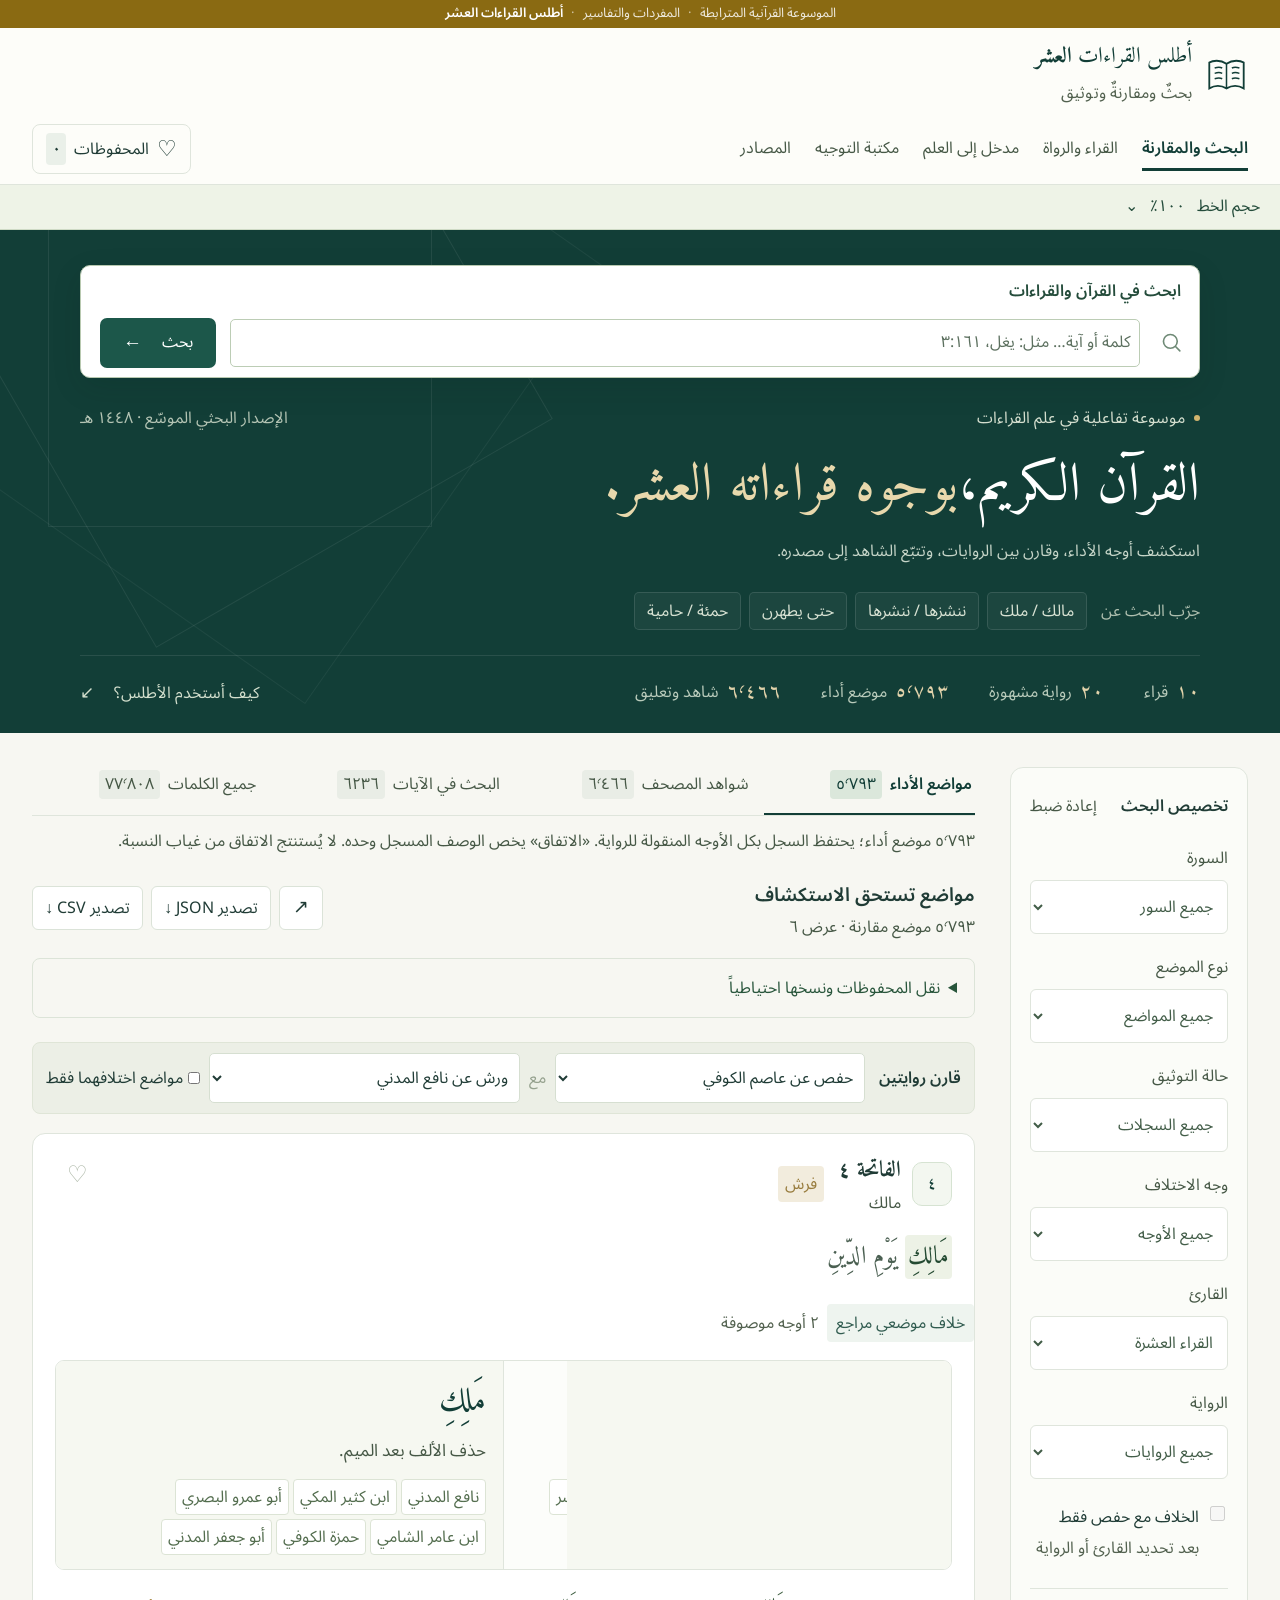
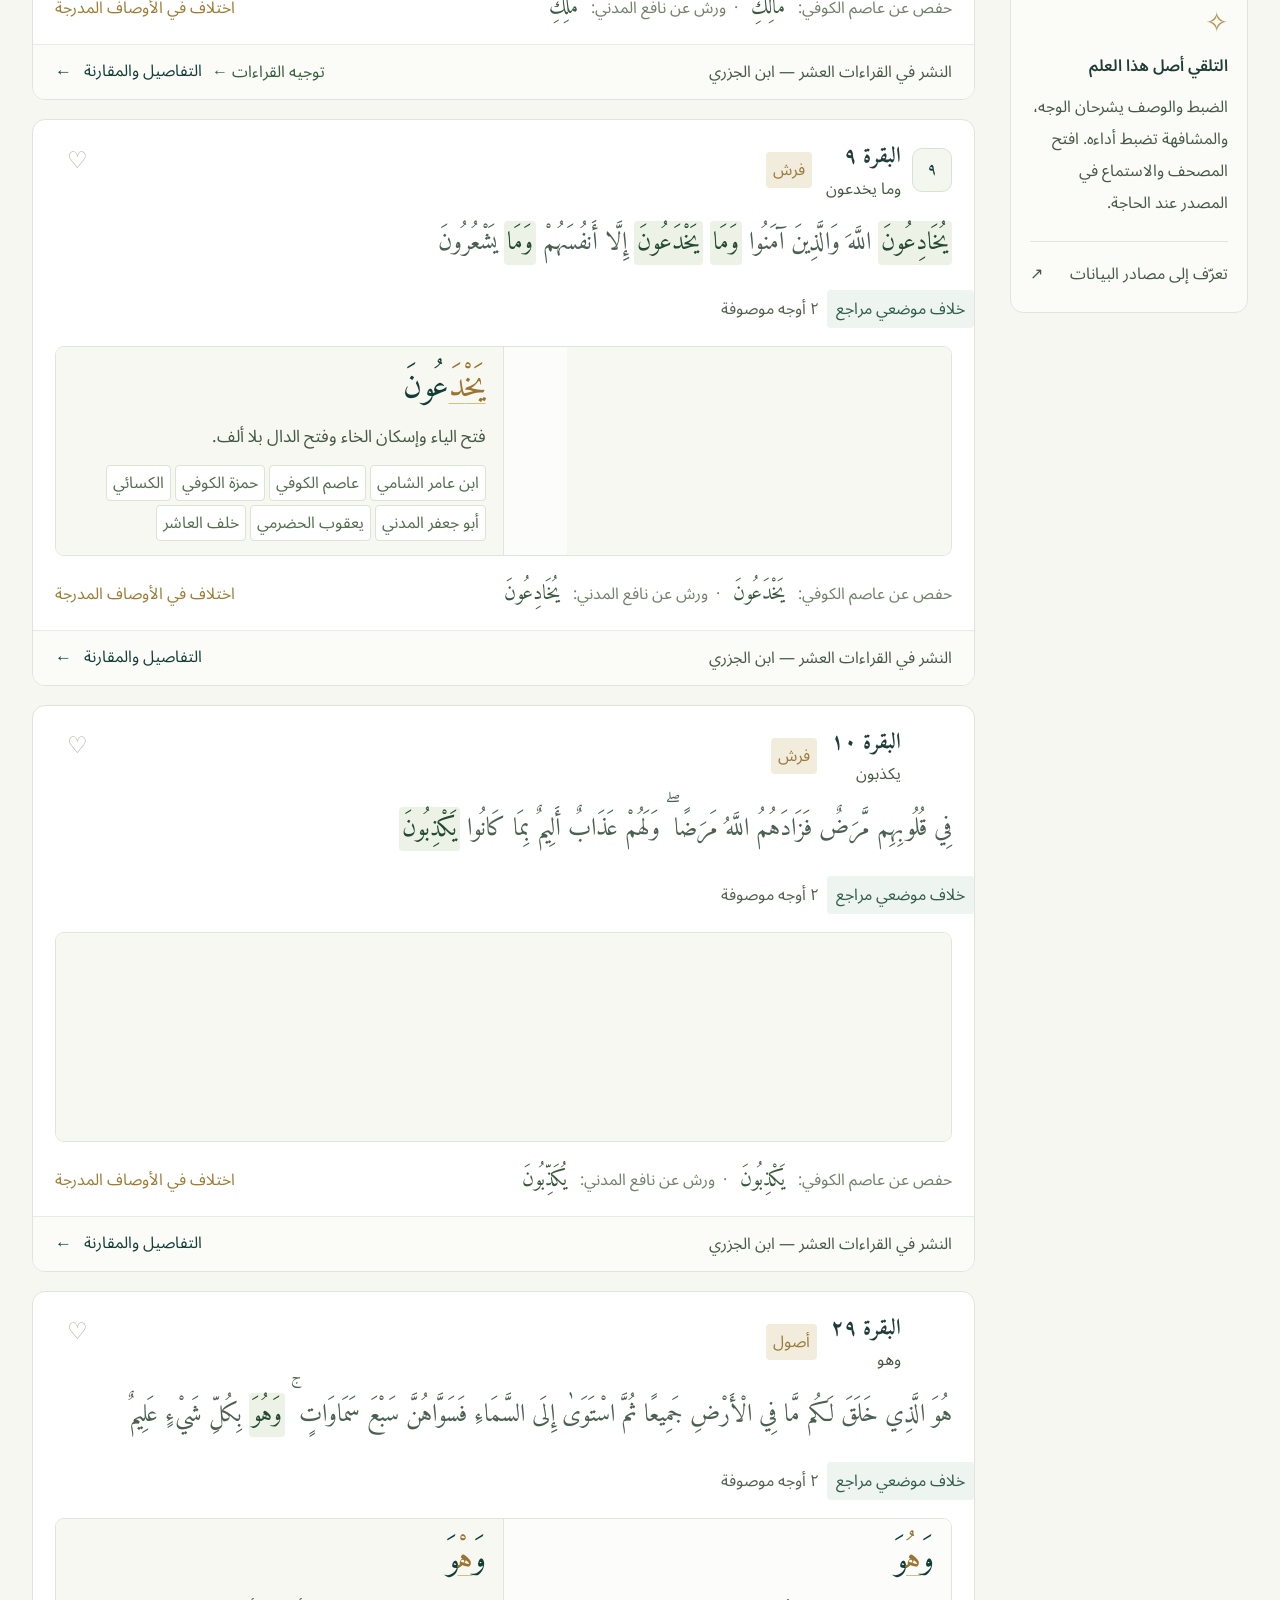
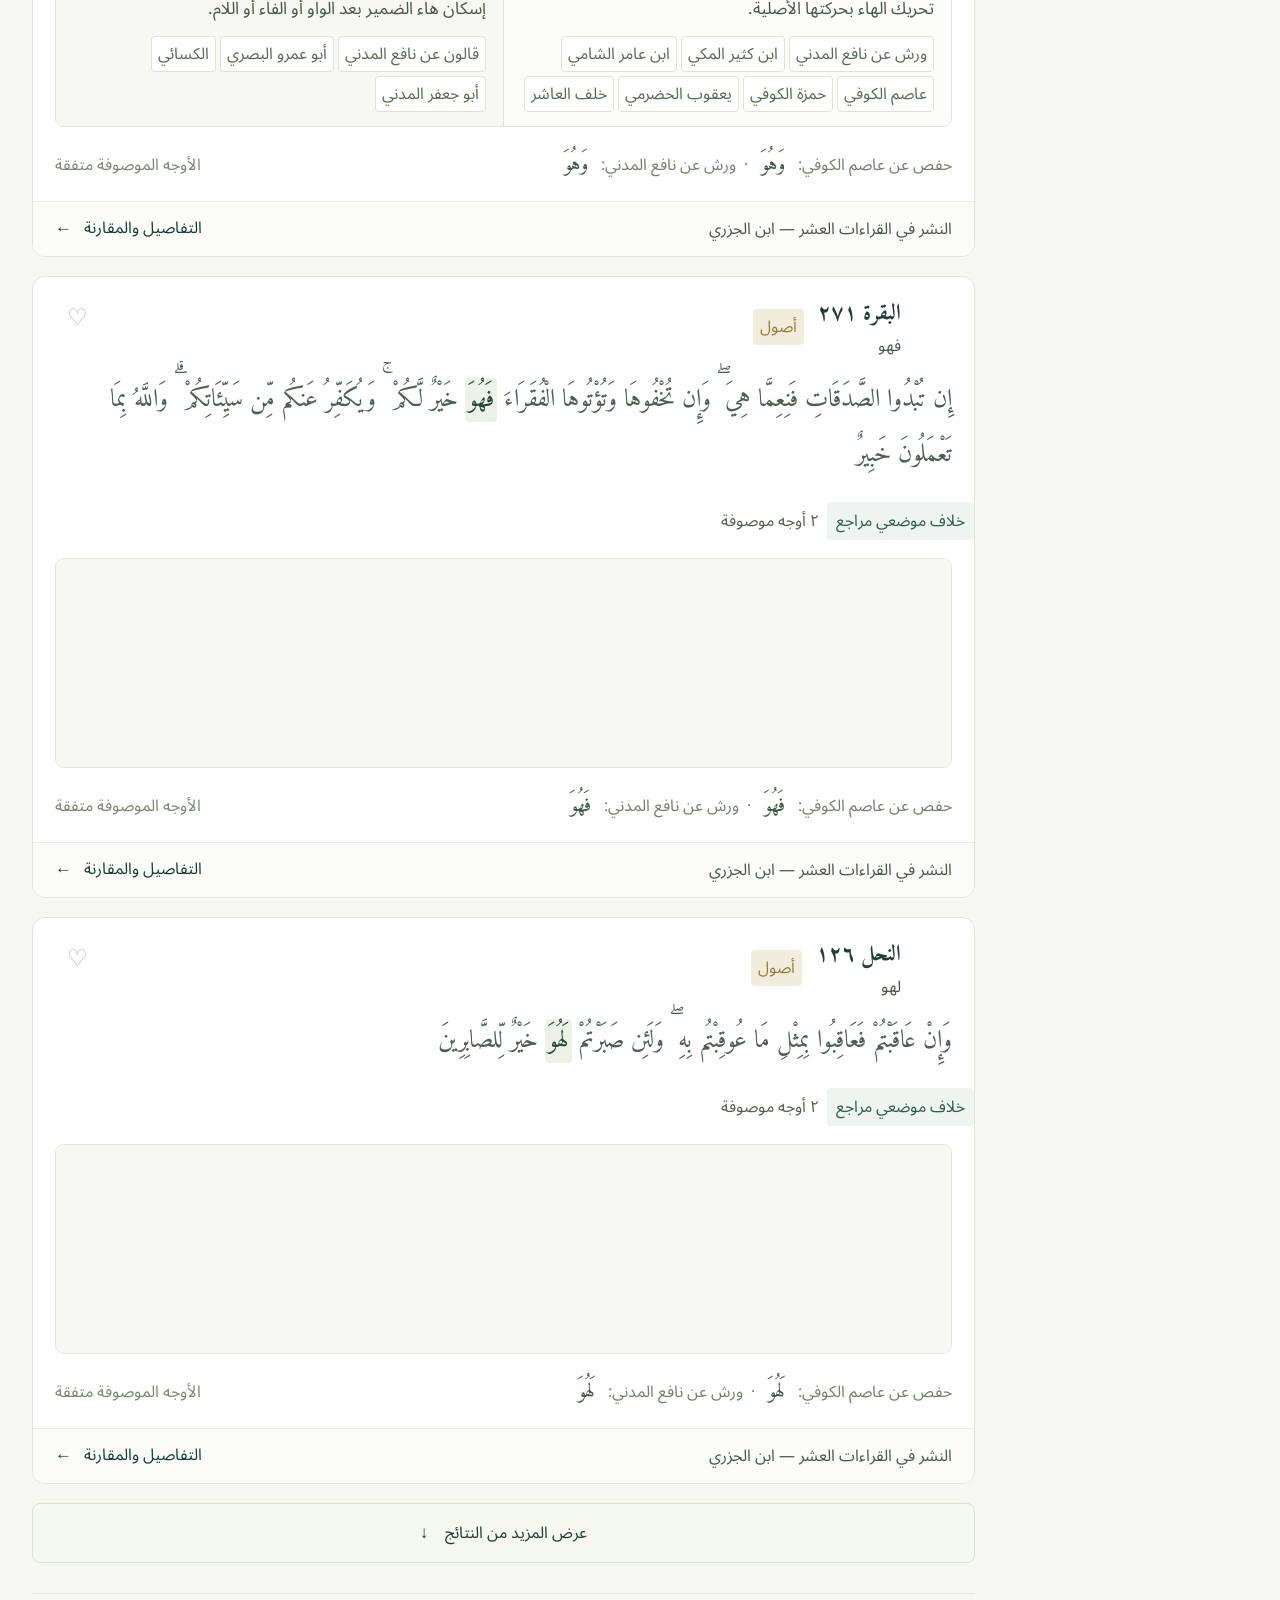
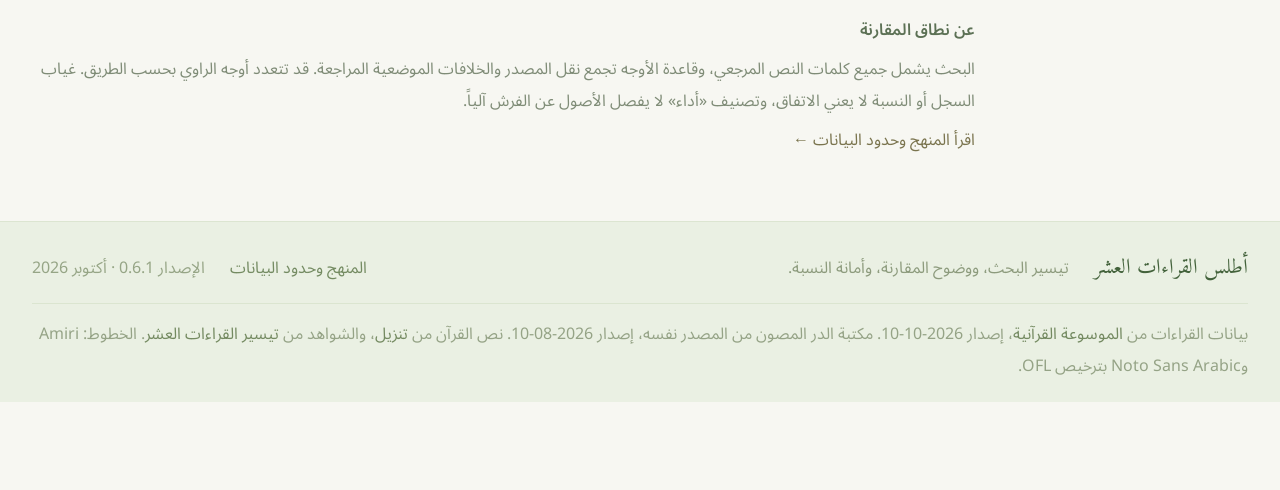
<file: index.html>
<!doctype html>
<html lang="ar" dir="rtl">
<head>
  <meta charset="utf-8">
  <meta name="viewport" content="width=device-width,initial-scale=1">
  <meta name="theme-color" content="#123e37">
  <meta name="description" content="أطلس تفاعلي للبحث في وجوه القراءات العشر ومقارنتها، والتعريف بالقراء والرواة والأحرف السبعة ومصادر علم القراءات.">
  <title>أطلس القراءات العشر | بحث ومقارنة وتوثيق</title>
  <link rel="icon" href="./assets/favicon.svg" type="image/svg+xml">
  <script src="./assets/font-size.js?v=0.6.1"></script>
  <link rel="stylesheet" href="./assets/fonts.css">
  <link rel="stylesheet" href="./assets/style.css?v=0.6.1">
  <link rel="stylesheet" href="./assets/readability.css?v=0.6.1">
  <link rel="stylesheet" href="./assets/back-control.css?v=0.6.1">
  <script defer src="./assets/navigation.js?v=0.6.1"></script>
  <script defer src="./assets/data.js?v=0.6.1"></script>
  <script defer src="./assets/quran-data.js"></script>
  <script defer src="./assets/witnesses.js"></script>
  <script defer src="./assets/core.js?v=0.6.1"></script>
  <script defer src="./assets/research-tools.js?v=0.6.1"></script>
  <script defer src="./assets/app.js?v=0.6.1"></script>
  <script defer src="./assets/library.js?v=0.6.1"></script>
<script defer src="./assets/sister-nav.js?v=1"></script>
</head>
<body>
<a class="skip" href="#main">انتقل إلى المحتوى</a>
<header class="header">
  <div class="header-inner">
    <a class="brand" href="#search" aria-label="أطلس القراءات العشر — الرئيسية">
      <svg class="brand-mark" viewBox="0 0 40 40" fill="none" aria-hidden="true"><path d="M20 9C14 5 7 6 4 8v24c5-3 11-3 16 0 5-3 11-3 16 0V8c-3-2-10-3-16 1Z" stroke="currentColor" stroke-width="1.7"/><path d="M20 9v23M9 13c3-1 5-1 7 0M9 18c3-1 5-1 7 0m-7 5c3-1 5-1 7 0m9-10c2-1 4-1 7 0m-7 5c2-1 4-1 7 0m-7 5c2-1 4-1 7 0" stroke="currentColor" stroke-width="1.4"/></svg>
      <span>أطلس القراءات <b>العشر</b><small>بحثٌ ومقارنةٌ وتوثيق</small></span>
    </a>
    <button id="menu-toggle" class="menu-toggle" type="button" aria-expanded="false" aria-controls="primary-navigation"><span aria-hidden="true">☰</span><span class="menu-label">القائمة</span></button>
    <nav id="primary-navigation" class="nav" aria-label="التنقل الرئيسي">
      <a href="#search" class="active" data-nav="search">البحث والمقارنة</a>
      <a href="#readers" data-nav="readers">القراء والرواة</a>
      <a href="#learn" data-nav="learn">مدخل إلى العلم</a>
      <a href="#library" data-nav="library">مكتبة التوجيه</a>
      <a href="#sources" data-nav="sources">المصادر</a>
    <button class="saved-button" id="saved-nav" type="button" aria-label="عرض المواضع المحفوظة"><span aria-hidden="true">♡</span> المحفوظات <b id="saved-count">0</b></button>
    </nav>

  </div>
</header>
<details id="font-tools" class="font-toolbar" aria-labelledby="font-toolbar-title">
  <summary><span id="font-toolbar-title">حجم الخط</span><span id="font-summary-value">١٠٠٪</span><span aria-hidden="true">⌄</span></summary>
  <div class="font-controls" role="group" aria-label="التحكم بحجم الخط">
    <button id="font-size-larger" type="button" aria-label="تكبير الخط">تكبير +</button>
    <output id="font-size-value" aria-live="polite" aria-atomic="true" aria-label="حجم الخط الحالي">١٠٠٪</output>
    <button id="font-size-smaller" type="button" aria-label="تصغير الخط" disabled>تصغير −</button>
    <button id="font-size-reset" type="button" aria-label="استعادة الحجم الافتراضي" disabled>الحجم الافتراضي</button>
  </div>
  <p>اختر الحجم الأنسب لك؛ يتذكره هذا المتصفح عند زيارتك التالية.</p>
</details>
<main id="main">
<section id="search-page" data-page="search">
  <div class="hero">
    <div class="hero-pattern" aria-hidden="true"></div>
    <div class="hero-inner">
      <form id="search-form" class="search-box" role="search">
        <svg viewBox="0 0 24 24" fill="none" aria-hidden="true"><circle cx="10.8" cy="10.8" r="7.2" stroke="currentColor" stroke-width="1.7"/><path d="m16.2 16.2 4.5 4.5" stroke="currentColor" stroke-width="1.7" stroke-linecap="round"/></svg>
        <label class="search-label" for="search-input">ابحث في القرآن والقراءات</label>
        <input id="search-input" type="search" placeholder="كلمة أو آية… مثل: يغل، ٣:١٦١" autocomplete="off">
        <button type="submit">بحث <span aria-hidden="true">←</span></button>
      </form>
      <div class="hero-top"><span class="eyebrow"><i></i> موسوعة تفاعلية في علم القراءات</span><span class="edition">الإصدار البحثي الموسّع · ١٤٤٨ هـ</span></div>
      <h1>القرآن الكريم،<br><em>بوجوه قراءاته العشر.</em></h1>
      <p class="hero-desc">استكشف أوجه الأداء، وقارن بين الروايات، وتتبّع الشاهد إلى مصدره.</p>

      <div class="quick-search"><span>جرّب البحث عن</span><button data-query="مالك" type="button">مالك / ملك</button><button data-query="ننشزها" type="button">ننشزها / ننشرها</button><button data-query="البقرة 222" type="button">حتى يطهرن</button><button data-query="حمئة" type="button">حمئة / حامية</button></div>
      <div class="hero-bottom"><span>١٠ <small>قراء</small></span><span>٢٠ <small>رواية مشهورة</small></span><span id="comparison-stat">— <small>مقارنة مفصّلة</small></span><span id="witness-stat">— <small>شاهد وتعليق</small></span><a href="#learn">كيف أستخدم الأطلس؟ <span aria-hidden="true">↙</span></a></div>
    </div>
  </div>
  <div class="workspace wrap">
    <aside class="filters">
      <div class="filter-heading"><h2>تخصيص البحث</h2><button id="reset-filters" class="text-button" type="button">إعادة ضبط</button></div>
      <label class="field">السورة<select id="surah-filter"><option value="">جميع السور</option></select></label>
      <div id="comparison-filters">
        <label class="field">نوع الموضع<select id="category-filter"><option value="">جميع المواضع</option><option>فرش</option><option>أصول</option><option>أداء</option></select></label>
        <label class="field">حالة التوثيق<select id="review-filter"><option value="">جميع السجلات</option><option value="tawjih">مواضع ذات توجيه موثّق</option><option value="primary">الخلاف الموضعي المراجع</option><option value="import">الأوصاف المنقولة من المصدر</option><option value="partial">توثيق بعض القواعد فقط</option><option value="corrected">مواضع فيها تصحيحات موثقة</option><option value="alignment">ربط نصي تقريبي للمراجعة</option></select></label>
        <label class="field">وجه الاختلاف<select id="tag-filter"><option value="">جميع الأوجه</option></select></label>
        <label class="field">القارئ<select id="reader-filter"><option value="">القراء العشرة</option></select></label>
        <label class="field">الرواية<select id="narrator-filter"><option value="">جميع الروايات</option></select></label>
        <label class="checkbox"><input id="hafs-diff" type="checkbox"> <span>الخلاف مع حفص فقط<small>بعد تحديد القارئ أو الرواية</small></span></label>
      </div>
      <label class="field hidden" id="page-filter-wrap">صفحة المصحف<input id="page-filter" type="number" min="1" max="604" placeholder="من ١ إلى ٦٠٤"></label>
      <div class="filter-note"><span class="tiny-icon" aria-hidden="true">✧</span><b>التلقي أصل هذا العلم</b><p>الضبط والوصف يشرحان الوجه، والمشافهة تضبط أداءه. افتح المصحف والاستماع في المصدر عند الحاجة.</p></div>
      <a class="side-link" href="#sources">تعرّف إلى مصادر البيانات <span aria-hidden="true">↗</span></a>
    </aside>
    <div class="results-area">
      <div class="results-tabs" role="tablist" aria-label="مجال البحث">
        <button id="tab-comparisons" class="selected" role="tab" aria-selected="true" aria-controls="result-panel" data-mode="comparisons" type="button">مواضع الأداء <b id="tab-comparison-count"></b></button>
        <button id="tab-witnesses" role="tab" aria-selected="false" aria-controls="result-panel" data-mode="witnesses" type="button">شواهد المصحف <b id="tab-witness-count"></b></button>
        <button id="tab-verses" role="tab" aria-selected="false" aria-controls="result-panel" data-mode="verses" type="button">البحث في الآيات <b>٦٢٣٦</b></button>
        <button id="tab-words" role="tab" aria-selected="false" aria-controls="result-panel" data-mode="words" type="button">جميع الكلمات <b id="tab-word-count"></b></button>
      </div>
      <p class="scope-line" id="scope-line"></p>
      <div class="results-heading"><div><h2 id="results-title">مواضع تستحق الاستكشاف</h2><p id="result-count" role="status" aria-live="polite"></p></div><div class="results-actions"><button id="copy-search" class="icon-button" type="button" title="نسخ رابط البحث" aria-label="نسخ رابط البحث">↗</button><button id="export-results" class="outlined small" type="button">تصدير JSON ↓</button><button id="export-csv" class="outlined small" type="button">تصدير CSV ↓</button></div></div>
      <details class="research-backup"><summary>نقل المحفوظات ونسخها احتياطياً</summary><p>تُحفظ المواضع في هذا المتصفح. نزّل نسخة لنقلها إلى جهاز آخر؛ الاستيراد يضيف المواضع إلى المحفوظات الحالية.</p><div class="detail-buttons"><button id="backup-saved" type="button">تنزيل المحفوظات ↓</button><button id="restore-saved" type="button">استيراد محفوظات ↑</button></div><input id="restore-file" type="file" accept="application/json,.json" class="hidden"><p id="backup-status" role="status" aria-live="polite"></p></details>
      <div id="pair-toolbar" class="pair-toolbar"><span>قارن روايتين</span><label class="sr-only" for="pair-a">الرواية الأولى</label><select id="pair-a"></select><span class="pair-vs">مع</span><label class="sr-only" for="pair-b">الرواية الثانية</label><select id="pair-b"></select><label class="pair-check"><input id="pair-only" type="checkbox"> مواضع اختلافهما فقط</label></div>
      <div id="active-filters" class="active-filters"></div>
      <div id="result-panel" role="tabpanel" aria-labelledby="tab-comparisons" tabindex="-1"><div id="results"></div></div>
      <button id="load-more" class="load-more" type="button">عرض المزيد من النتائج <span aria-hidden="true">↓</span></button>
      <div class="coverage-note"><b>عن نطاق المقارنة</b><p>البحث يشمل جميع كلمات النص المرجعي، وقاعدة الأوجه تجمع نقل المصدر والخلافات الموضعية المراجعة. قد تتعدد أوجه الراوي بحسب الطريق. غياب السجل أو النسبة لا يعني الاتفاق، وتصنيف «أداء» لا يفصل الأصول عن الفرش آلياً.</p><a href="#learn/method">اقرأ المنهج وحدود البيانات ←</a></div>
    </div>
  </div>
</section>
<section data-page="readers" id="readers-page" class="wrap content-page hidden">
  <div class="page-intro"><span class="kicker">أئمة النقل والأداء</span><h1>القراء العشرة ورواتهم</h1><p>تُنسب القراءة إلى الإمام، والرواية إلى الراوي عنه، والطريق إلى من نقل عن الراوي وإن نزل.</p></div>
  <div class="reader-summary"><span><b>١٠</b> قراءات</span><span><b>٢٠</b> رواية مشهورة</span><p>الدوري يروي عن أبي عمرو والكسائي؛ وخلف راوٍ عن حمزة، وله قراءة مستقلة بوصفه خلفاً العاشر.</p></div>
  <div id="reader-grid" class="reader-grid"></div>
  <p class="reference-note">مرجع التراجم والتواريخ: <a href="https://quranpedia.net/book/19989" target="_blank" rel="noopener">تاريخ القراء العشرة ورواتهم، لعبد الفتاح القاضي ↗</a>. جميع السنوات هجرية، وأُثبت الخلاف المذكور في المرجع. لا يلزم أن يكون كل راوٍ قد تلقى مباشرة من الإمام.</p>
</section>
<section data-page="learn" id="learn-page" class="wrap content-page hidden">
  <div class="page-intro"><span class="kicker">مدخل واضح إلى علم دقيق</span><h1>قراءاتٌ تُنقل، وأداءٌ يُتلقّى</h1><p>مفاتيح لفهم المصطلحات، والتفريق بين القراءات والأحرف، وقراءة النتائج في سياقها.</p></div>
  <div class="learn-layout"><nav class="learn-nav" aria-label="موضوعات المدخل"><a href="#learn/intro">ما علم القراءات؟</a><a href="#learn/terms">القراءة والرواية والطريق</a><a href="#learn/ahruf">الأحرف السبعة</a><a href="#learn/usul">الأصول والفرش</a><a href="#learn/tawjih">توجيه القراءات</a><a href="#learn/method">منهج الأطلس</a></nav><div class="learn-body">
    <article id="learn-intro"><span class="article-number">٠١</span><h2>ما علم القراءات؟</h2><p>علم يدرس كيفية أداء كلمات القرآن وما نُقل من أوجه الاختلاف فيها، مع نسبة كل وجه إلى ناقليه. والقراءات العشر المشهورة منسوبة إلى عشرة أئمة تلقّت الأمة قراءاتهم بالقبول.</p><p>يساعد الأطلس في البحث والمقارنة والتوثيق. ويستند ضبط الأداء نفسه إلى التلقي عن أهل الإقراء؛ فالكتابة لا تنقل الإمالة والتسهيل والإشمام وسائر دقائق الأداء نقلاً كاملاً.</p><a class="source-link" href="https://quranpedia.net/book/296" target="_blank" rel="noopener">مرجع: النشر في القراءات العشر ↗</a></article>
    <article id="learn-terms"><span class="article-number">٠٢</span><h2>القراءة والرواية والطريق</h2><div class="term-flow"><div><small>القراءة</small><b>نافع</b><span>نسبة إلى الإمام</span></div><span aria-hidden="true">←</span><div><small>الرواية</small><b>ورش</b><span>نسبة إلى الراوي</span></div><span aria-hidden="true">←</span><div><small>الطريق</small><b>الأزرق</b><span>نسبة إلى ناقل الرواية</span></div></div><p>قد تختلف بعض الأوجه داخل الرواية الواحدة بحسب الطريق. ومن هنا يلزم تحديد نطاق المقارنة. «العشر الصغرى» اصطلاح تعليمي للسبع من الشاطبية والثلاث المتممة من الدرة، أما طرق طيبة النشر فأوسع؛ ولا تُخلط الأوجه دون مراعاة طرقها وتحريراتها.</p><p>الراويان المذكوران لكل إمام هما المشهوران في هذا التنظيم العلمي؛ وليس المعنى حصر كل من روى عن الإمام في شخصين.</p><a class="source-link" href="https://aliftaa.jo/ResearchPrint.aspx?ResearchId=272" target="_blank" rel="noopener">للتوسع: بحث دائرة الإفتاء العام الأردنية ↗</a></article>
    <article id="learn-ahruf"><span class="article-number">٠٣</span><h2>الأحرف السبعة والقراءات العشر</h2><blockquote>«إن هذا القرآن أُنزل على سبعة أحرف»<cite>صحيح البخاري، الحديث 4992</cite></blockquote><p>الأحرف السبعة الواردة في الحديث ليست أسماء القراء السبعة الذين اشتهرت قراءاتهم لاحقاً. ولا يصح جعل كل قراءة من السبع مقابلة لحرف من الأحرف السبعة.</p><p>اختلف العلماء في تفسير المراد بالأحرف وفي علاقتها بما حفظته المصاحف والقراءات. من الأقوال تفسيرها بأوجه من الاختلاف، ومن الأقوال ربطها بلغات العرب؛ وتتفاوت تحريرات هذه الأقوال. يعرض الأطلس هذا بوصفه باباً علمياً له خلافه، ولا يختزل الأحرف في القراءات السبع أو العشر.</p><div class="callout">عدد الأحرف في الحديث، وعدد الأئمة الذين اشتهرت عنهم القراءات، ينتميان إلى سياقين مختلفين.</div><a class="source-link" href="https://sunnah.com/bukhari:4992" target="_blank" rel="noopener">اقرأ أصل الحديث ↗</a><a class="source-link" href="https://www.islamweb.net/ar/library/content/70/8/" target="_blank" rel="noopener">اقرأ بحث ابن الجزري في مقدمة النشر ↗</a></article>
    <article id="learn-usul"><span class="article-number">٠٤</span><h2>الأصول والفرش</h2><div class="two-defs"><div><h3>الأصول</h3><p>قواعد أداء تتكرر في نظائرها، مثل أحكام المد والهمز والإمالة والإدغام وميم الجمع. يُنظر فيها إلى شروط القاعدة واستثناءاتها والطريق المنقول.</p></div><div><h3>الفرش</h3><p>أوجه تتعلق بكلمات ومواضع معينة، وتُدرس غالباً مرتبة على السور؛ مثل «مالك / ملك» في الفاتحة و«ننشزها / ننشرها» في البقرة.</p></div></div><p>قد يتغير النطق في الوصل والوقف والابتداء. وإشمام الصاد صوت الزاي، مثلاً، يختلف عن إشمام حركة الوقف؛ فلا تكفي تسمية مختصرة بلا وصف وسياق.</p></article>
    <article id="learn-tawjih"><span class="article-number">٠٥</span><h2>ما توجيه القراءات؟</h2><p>هو بيان وجوه القراءة في العربية من صرف ونحو ولغة ودلالة، ومنه توجيه صوتي لبعض أوجه الأداء. يعرض الأطلس الفرق بين اللفظين، ووجه كل منهما، وما يضيفه إلى فهم السياق، مع إحالة للمصدر.</p><p>التوجيه يشرح القراءة المنقولة؛ ولا ينشئ قراءة بالقياس أو يجعل استحسان معنى دليلاً على ثبوت النقل. وقد يصح للوجه أكثر من توجيه، وقد تتقارب معاني القراءتين أو يتكامل بيانهما.</p><div id="tawjih-coverage" class="callout"></div><p>الخلاصات محررة بعد قراءة المواضع المحددة في مصادرها، ولا تدعي حصر الأقوال أو استيعاب جميع سجلات الأطلس. عدم توفر توجيه هنا لا يعني عدم وجوده في كتب العلم. مصادر تعرض السبعة لا تُستعمل وحدها لإسناد قراءات الثلاث المتممة.</p><div class="detail-buttons"><a href="#search?review=tawjih">استكشف المواضع ذات التوجيه ←</a><a href="#library">تصفّح مكتبة التوجيه ←</a><a href="./assets/tawjih.json" download>تنزيل بيانات التوجيه ومراجعها ↓</a></div><p>من مصادر التوسع: <a href="https://quranpedia.net/book/379" target="_blank" rel="noopener">الحجة للقراء السبعة لأبي علي الفارسي</a>، و<a href="https://quranpedia.net/book/99" target="_blank" rel="noopener">حجة القراءات لابن زنجلة</a>، و<a href="https://quranpedia.net/book/21338" target="_blank" rel="noopener">الكشف لمكي بن أبي طالب</a>، والدر المصون للسمين الحلبي. لا يلزم أن يغطي كل مرجع جميع القراءات العشر.</p></article>
    <article id="learn-method"><p><a href="certification.html">سجل التحقيق والاعتماد — الإصدار0.6.1 ←</a></p><span class="article-number">٠٦</span><h2>منهج الأطلس وحدود البيانات</h2><p><a href="review-all.html">المراجعة الموحّدة لجميع السور — الإصدار0.6.0 ←</a></p><p><a href="review-0.5.3.html">مراجعة فرش المائدة وياءاتها — الإصدار0.5.3 ←</a></p><p><a href="review-0.5.2.html">فرش النساء ومتابعة إحالات آل عمران — الإصدار0.5.2 ←</a></p><p><a href="review-next.html">متابعة ياءات البقرة وفرش آل عمران — الإصدار 0.5.1 ←</a></p><p><a href="review.html">تقرير مراجعة الفاتحة وفرش البقرة — الإصدار 0.5.0 ←</a></p><div id="coverage-summary" class="coverage-summary"></div><details class="surah-coverage"><summary>تغطية الكلمات والمواضع لكل سورة</summary><p>هذه أعداد الربط والفهرسة، وليست نسباً لاكتمال علم القراءات أو صحة الأوجه. قد تمتد العبارة بين آيتين أو سورتين.</p><div id="coverage-by-surah" class="matrix-wrap"></div></details><ol class="method-list"><li><b>فهرس القرآن:</b> جميع الآيات وكلمات النص المرجعي برواية حفص من تنزيل. عد الكلمات هنا يتبع فصل المسافات بعد استبعاد البسملات غير المرقمة؛ ليس تقريراً لاختلاف مناهج عد كلمات القرآن. لا يتغير النص الأصلي المعروض.</li><li><b>قاعدة الأوجه:</b> استيراد كامل قاعدة القراءات المتاحة من الموسوعة القرآنية بإصدارها المبين، بعد عزل المجموعات ذات الإحالات المعيبة المعروفة. نقل المصدر لا يعني مراجعة علمية مستقلة لكل نسبة أو ضبط.</li><li><b>التحقيق الموضعي:</b> سجلات مستقلة للخلاف الذي روجع في النشر، مع قيود الطرق. التصحيح الجزئي لبعض الأوصاف المستوردة يثبت القدر المذكور في شاهده فقط؛ لا يثبت جميع تفاصيل الوصف المركب.</li><li><b>تعدد الأوجه:</b> تحفظ جميع الأوجه المنقولة للراوي. المقارنة بين مجموعات الأوصاف المسجلة؛ لا تحكم بتطابق الأداء الكامل ولا تجيز تركيب أوجه من طرق مختلفة. المقارنة غير المحسومة أو النسبة الناقصة لا تُحسب خلافاً مؤكداً.</li><li><b>الربط بالكلمات:</b> تطابق نصي مع تسوية الرسم، ثم ربط تقريبي معلن عند الحاجة. العبارة الممتدة بين آيتين تظهر في كليهما. الربط الآلي للاسترجاع فقط؛ لا يستنبط منه إسناد قراءة.</li><li><b>الشواهد والاستماع:</b> تعليقات تيسير القراءات فهرس مستقل حُفظت رموزه، ولم تُحلل إلى أسماء آلياً. التسجيلات روابط الآيات من المصدر، لا مقاطع للكلمات ولا إثبات لأداء كل وجه أو طريق.</li><li><b>ما بقي:</b> لا يُدّعى استيعاب جميع طرق القراءات أو كل تطبيق لأصولها. عدم العثور على وجه لا يثبت الاتفاق. تحتاج قاعدة الأوصاف المنقولة إلى مراجعة تخصصية مستمرة؛ تتيح الإحالات وسجل التصحيح تدقيق النتائج.</li></ol><div class="license-block"><b>نسبة المصادر وشروط الاستخدام</b><p>القراءات: الموسوعة القرآنية quranpedia.net؛ تجب النسبة والرابط وإصدار البيانات عند إعادة نشر القاعدة. مكتبة الدر المصون: الموسوعة القرآنية، إصدار 2026-08-10؛ النص مرجع مستقل ولا يستخرج منه إسناد آلي. نص القرآن: Tanzil Project، ترخيص CC BY 3.0 مع الحفاظ على النص ونسبته. شواهد المصحف: تيسير القراءات العشر، للاستخدام والتطوير غير الربحي وفق إذن المصدر. الخطوط بترخيص OFL.</p><a href="https://quranpedia.net/dumps" target="_blank" rel="noopener">قاعدة القراءات وإصداراتها ↗</a><a href="./assets/LICENSE_QURANPEDIA.md">شروط قاعدة القراءات</a><a href="https://tanzil.net/docs/text_license" target="_blank" rel="noopener">ترخيص تنزيل ↗</a><a id="permission-link" href="https://quraat.info/" target="_blank" rel="noopener">مصدر الشواهد وإذن الاستخدام ↗</a><a href="./assets/coverage-audit.json" download>سجل التغطية والتصحيحات ↓</a><a href="./assets/provenance.json" download>سجل مصادر البيانات ↓</a></div></article>
  </div></div>
</section>
<section data-page="library" id="library-page" class="wrap content-page hidden">
  <div class="page-intro"><span class="kicker">النص المرجعي إلى جانب المقارنة</span><h1>مكتبة توجيه القراءات</h1><p>الدر المصون في علوم الكتاب المكنون — للسمين الحلبي. تصفّح نص المرجع أو ابحث في السورة المختارة.</p></div>
  <div class="library-notice"><b id="library-coverage"></b><p>هذه مادة الكتاب بحسب فهرسة المصدر، وليست خلاصات توجيه محررة لكل قراءة. قد يشمل المدخل آيات مجاورة، وترد في الكتاب قراءات خارج العشر. تثبت النسبة في قسم المقارنات ومصادره مستقلة عن هذا النص.</p><a href="#learn/tawjih">عن التوجيه والخلاصات المحررة ←</a></div>
  <form id="library-form" class="library-form" role="search">
    <label class="field" for="library-surah">السورة<select id="library-surah"></select></label>
    <label class="field" for="library-ayah">رقم الآية (اختياري)<input id="library-ayah" type="number" min="1" inputmode="numeric" placeholder="كل الآيات المفهرسة"></label>
    <label class="field" for="library-query">عبارة في نص المرجع داخل السورة<input id="library-query" type="search" placeholder="مثل: مبنياً للمفعول"></label>
    <button class="outlined" type="submit">بحث في المرجع ←</button>
  </form>
  <div class="library-actions"><button id="library-copy-link" class="text-button" type="button">نسخ رابط البحث ↗</button><a href="./assets/library/index.json" download>بيانات المصدر وفهرسه ↓</a><a href="./assets/library/LICENSE.json">شروط المصدر</a></div>
  <p id="library-status" role="status" aria-live="polite"></p><div id="library-results" aria-busy="false"></div><button id="library-more" class="load-more hidden" type="button">عرض المزيد ↓</button>
  <p class="library-credits">نص الكتاب من <a href="https://quranpedia.net/book/162" target="_blank" rel="noopener">الموسوعة القرآنية quranpedia.net ↗</a>، إصدار <span id="library-version"></span>. ترتيب المقاطع وأرقام الأجزاء والصفحات كما أتاحها المصدر؛ بعض المقاطع غير مرقمة. علامات التنسيق محوّلة إلى نص، وقد توجد أخطاء رقمنة تحتاج مقابلة بالنسخة المطبوعة.</p>
</section>
<section data-page="sources" id="sources-page" class="wrap content-page hidden">
  <div class="page-intro"><span class="kicker">من النتيجة إلى أصلها</span><h1>المصادر والمشروعات المشابهة</h1><p>مراجع العلم، وأصول البيانات، وأدوات تعين على المقارنة والاستماع والتوسع.</p></div>
  <div class="section-heading"><h2>مراجع علم القراءات</h2><span>متون · شروح · تراجم · بيانات</span></div><div id="source-grid" class="source-grid"></div>
  <div class="section-heading spaced"><h2>مواقع وأدوات قريبة من الفكرة</h2><span>افتح المصدر وتحقق من نطاقه</span></div><div id="similar-grid" class="similar-grid"></div>
  <div class="sources-bottom"><div><h3>كيف أوثّق نتيجة؟</h3><p>افتح تفاصيل الموضع، ثم انسخ الإحالة. تشتمل على السورة والآية، والوجه، والرواية، والمرجع وإصدار الأطلس. التصدير يسهّل مراجعة النتائج، ولا يستبدل الرجوع إلى المصدر.</p></div><div><h3>ملاحظة للباحث</h3><p>قارن ضمن رواية وطريق معلومين. وتحقق من سياق الوصل أو الوقف، ومن نظام عد الآي عند المطابقة بين المصاحف المختلفة.</p></div></div>
</section>
<div class="back-tools hidden" id="page-back-tools"><button class="back-button" data-back-page="true" type="button" aria-label="العودة إلى الصفحة السابقة"><svg viewBox="0 0 32 32" aria-hidden="true" focusable="false"><path d="M11 7a10 10 0 1 1-3 16M11 7H3m0 0 1 8"/></svg></button></div>
</main>
<footer class="footer"><div class="wrap footer-inner"><a class="footer-brand" href="#search">أطلس القراءات العشر</a><p>تيسير البحث، ووضوح المقارنة، وأمانة النسبة.</p><a href="#learn/method">المنهج وحدود البيانات</a><span>الإصدار 0.6.1 · أكتوبر 2026</span></div><div class="wrap attribution">بيانات القراءات من <a href="https://quranpedia.net/" target="_blank" rel="noopener">الموسوعة القرآنية</a>، إصدار 2026-10-10. مكتبة الدر المصون من المصدر نفسه، إصدار 2026-08-10. نص القرآن من <a href="https://tanzil.net/" target="_blank" rel="noopener">تنزيل</a>، والشواهد من <a href="https://quraat.info/" target="_blank" rel="noopener">تيسير القراءات العشر</a>. الخطوط: Amiri وNoto Sans Arabic بترخيص OFL.</div></footer>
<dialog id="detail-dialog" aria-labelledby="dialog-title"><button id="close-dialog" class="dialog-close" type="button" aria-label="إغلاق التفاصيل">×</button><div id="dialog-content"></div><div class="back-tools"><button class="back-button" data-back-dialog="true" type="button" aria-label="العودة إلى الموضع السابق"><svg viewBox="0 0 32 32" aria-hidden="true" focusable="false"><path d="M11 7a10 10 0 1 1-3 16M11 7H3m0 0 1 8"/></svg></button></div></dialog>
<div id="toast" class="toast" role="status" aria-live="polite"></div>
<noscript><p class="noscript">يحتاج البحث والمقارنة إلى تفعيل JavaScript. يمكنك زيارة <a href="https://www.nquran.net/ar/">نون للقرآن وعلومه</a> أو <a href="https://quraat.info/">تيسير القراءات العشر</a> للاطلاع على المصادر.</p></noscript>
</body>
</html>
</file>
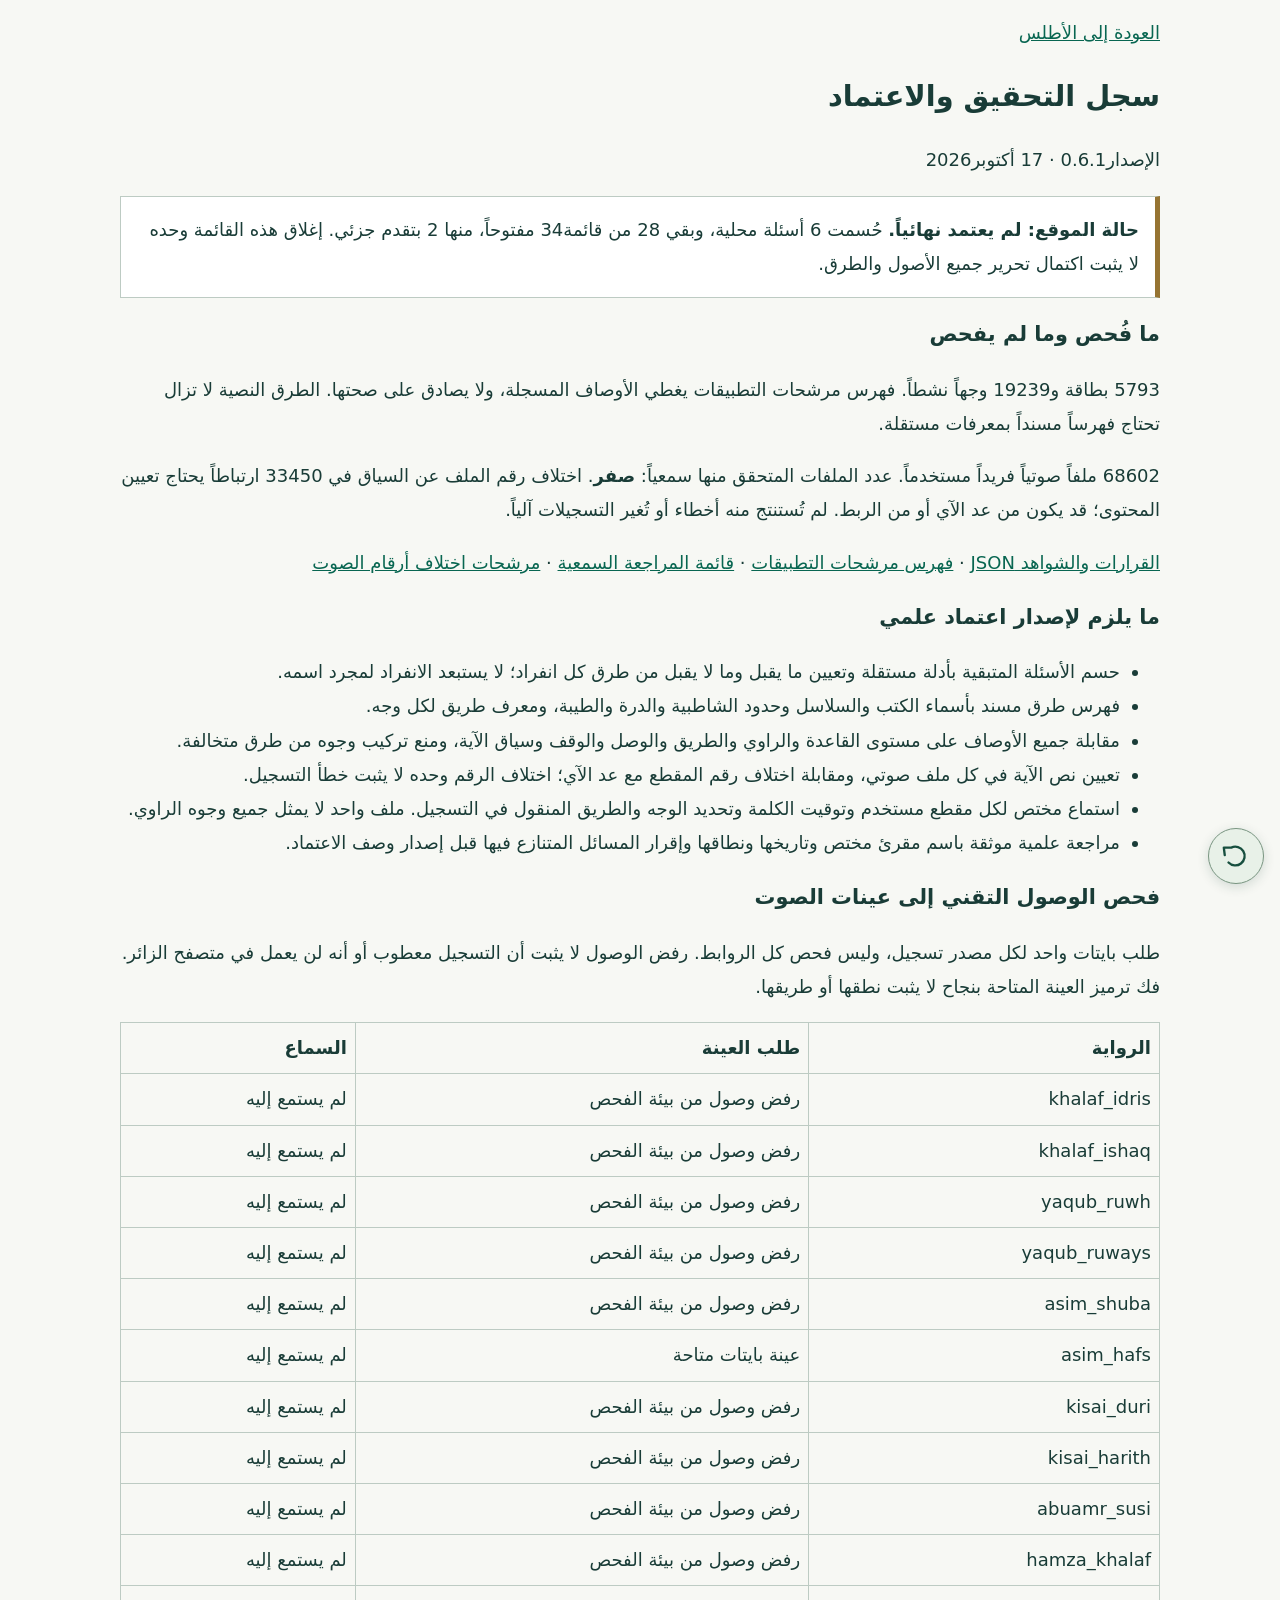
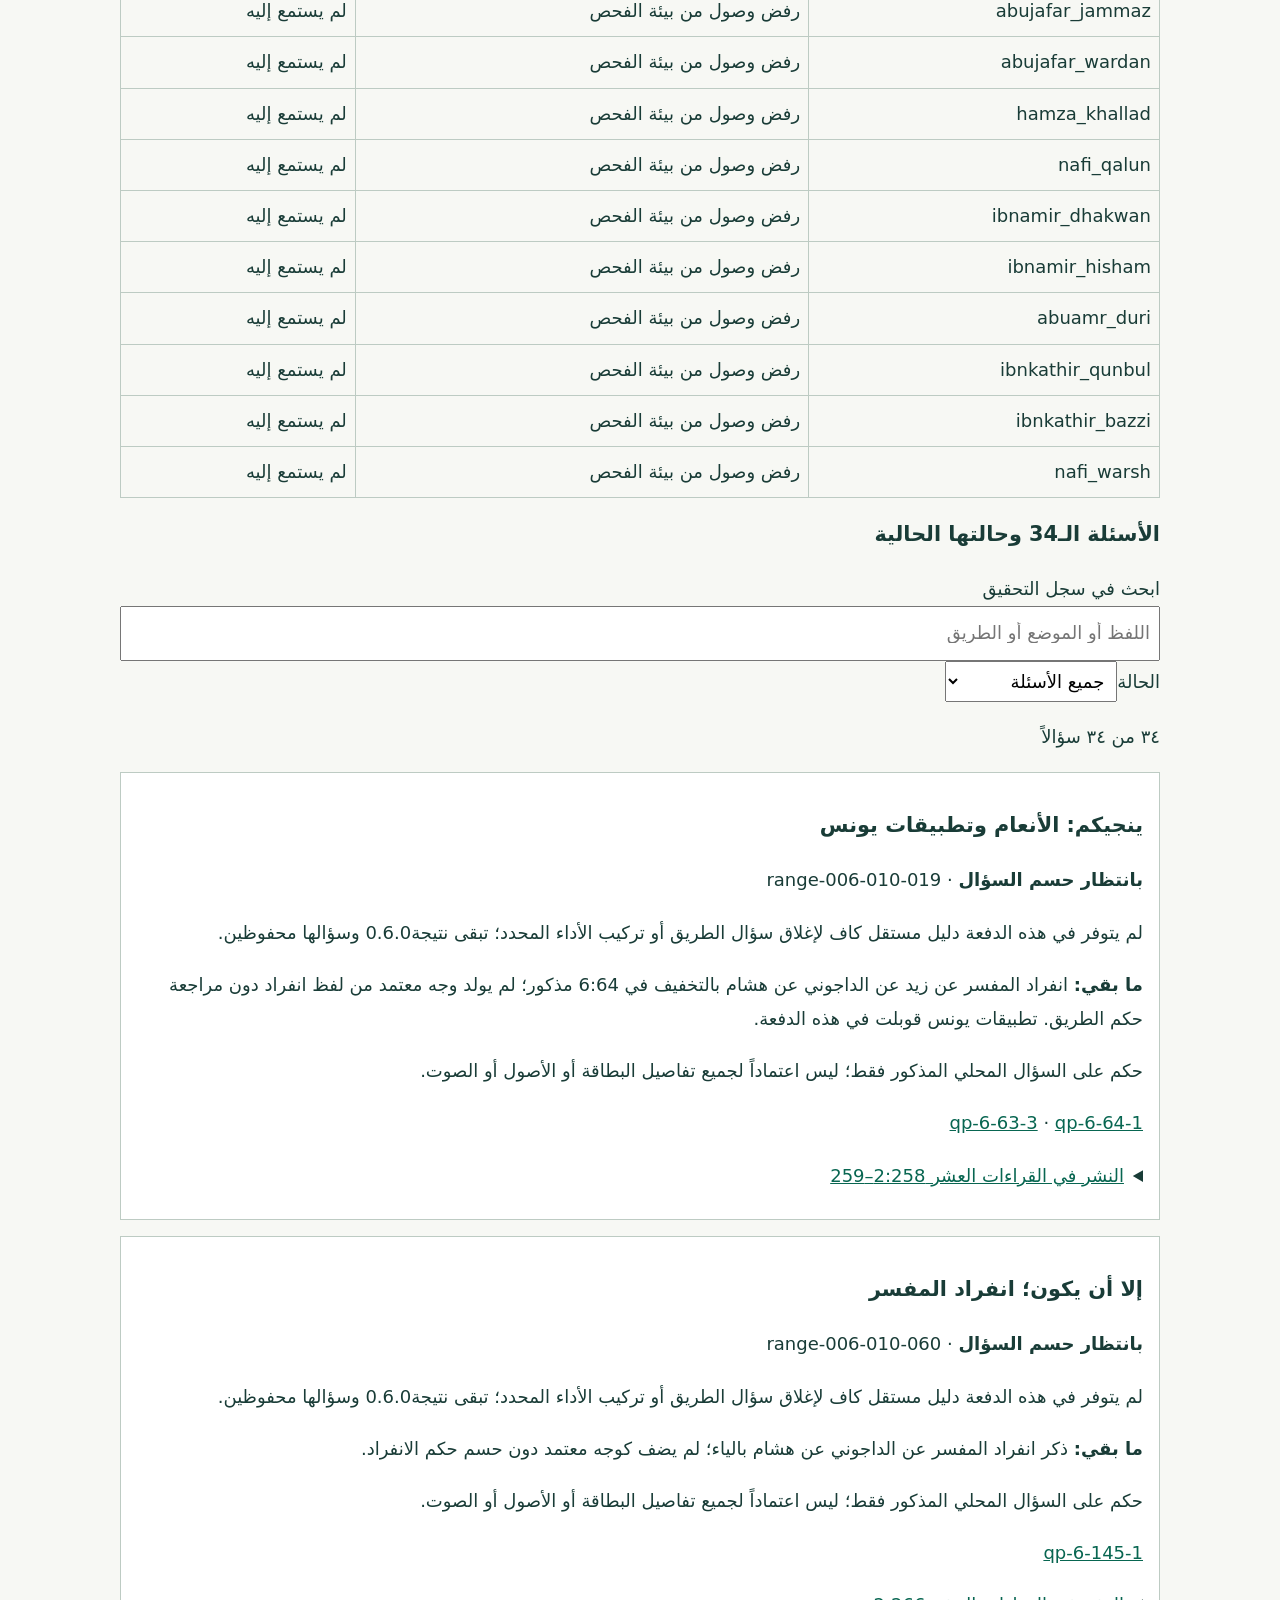
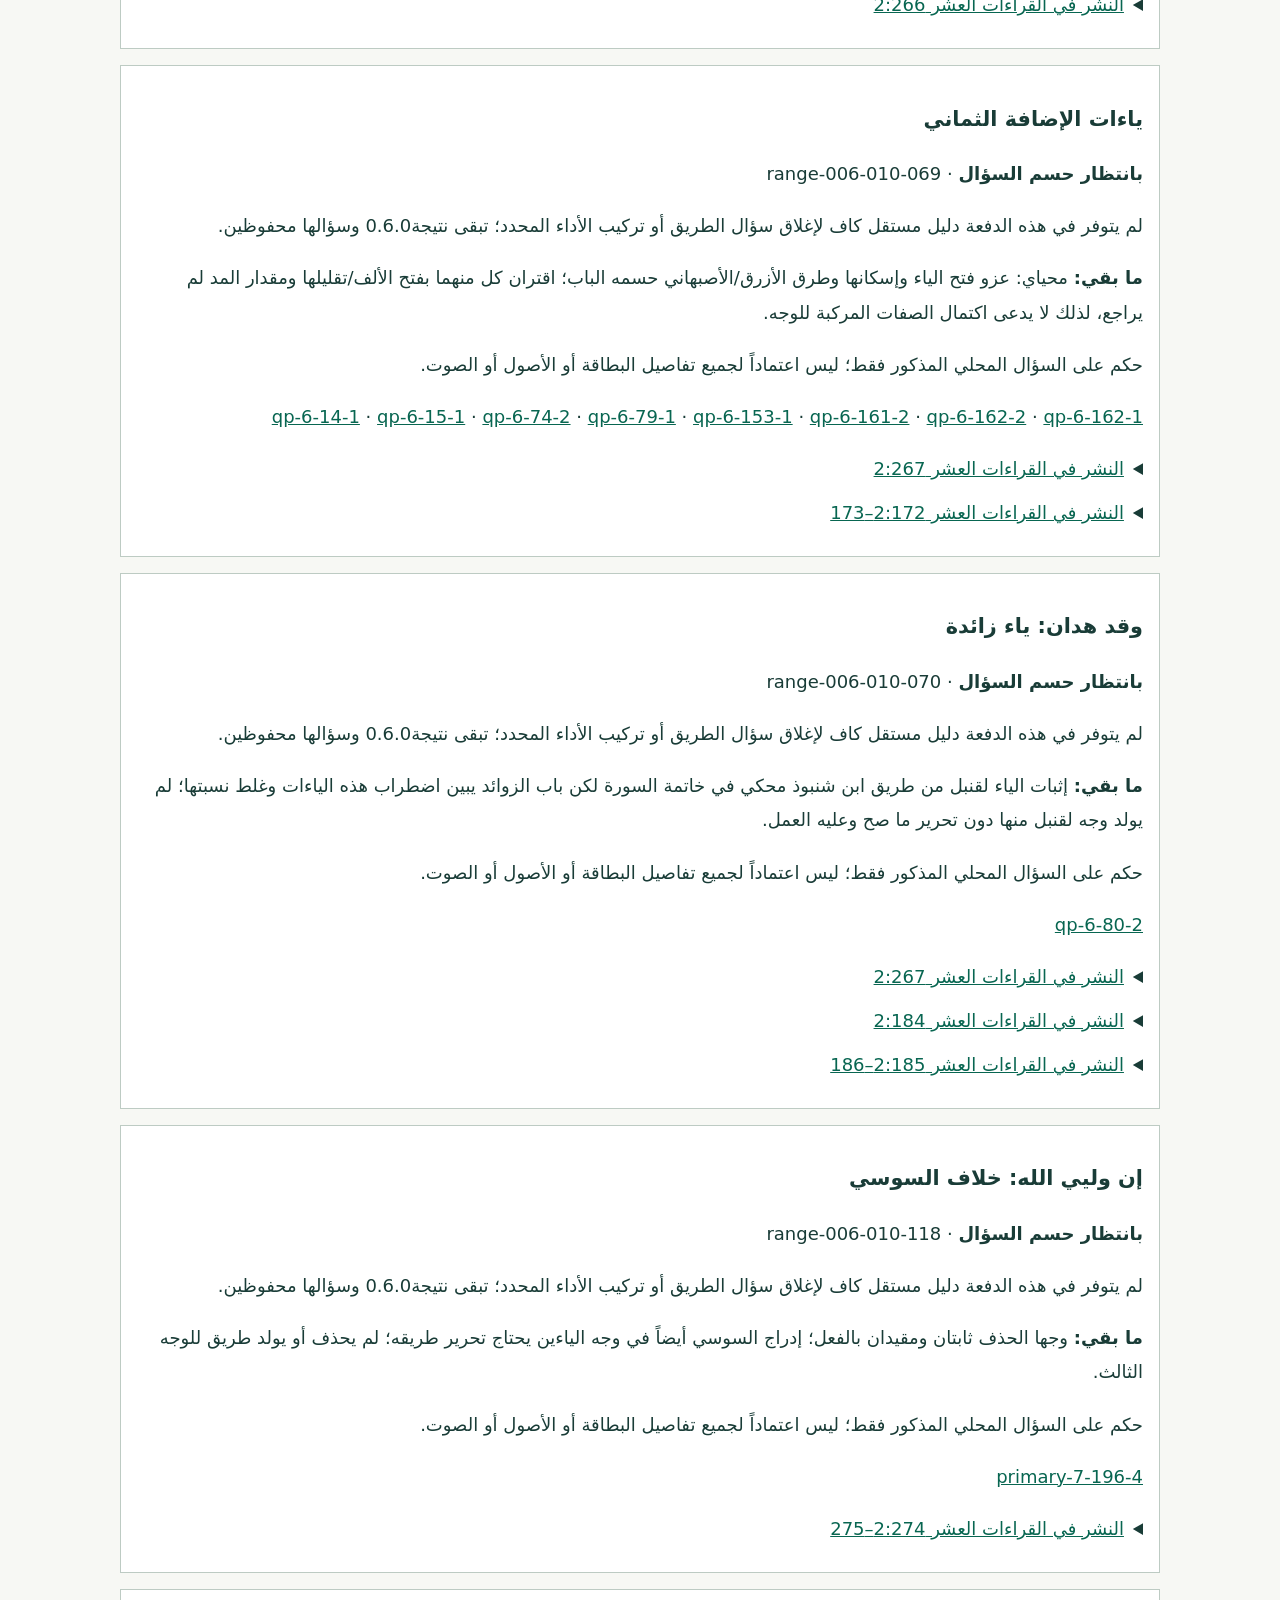
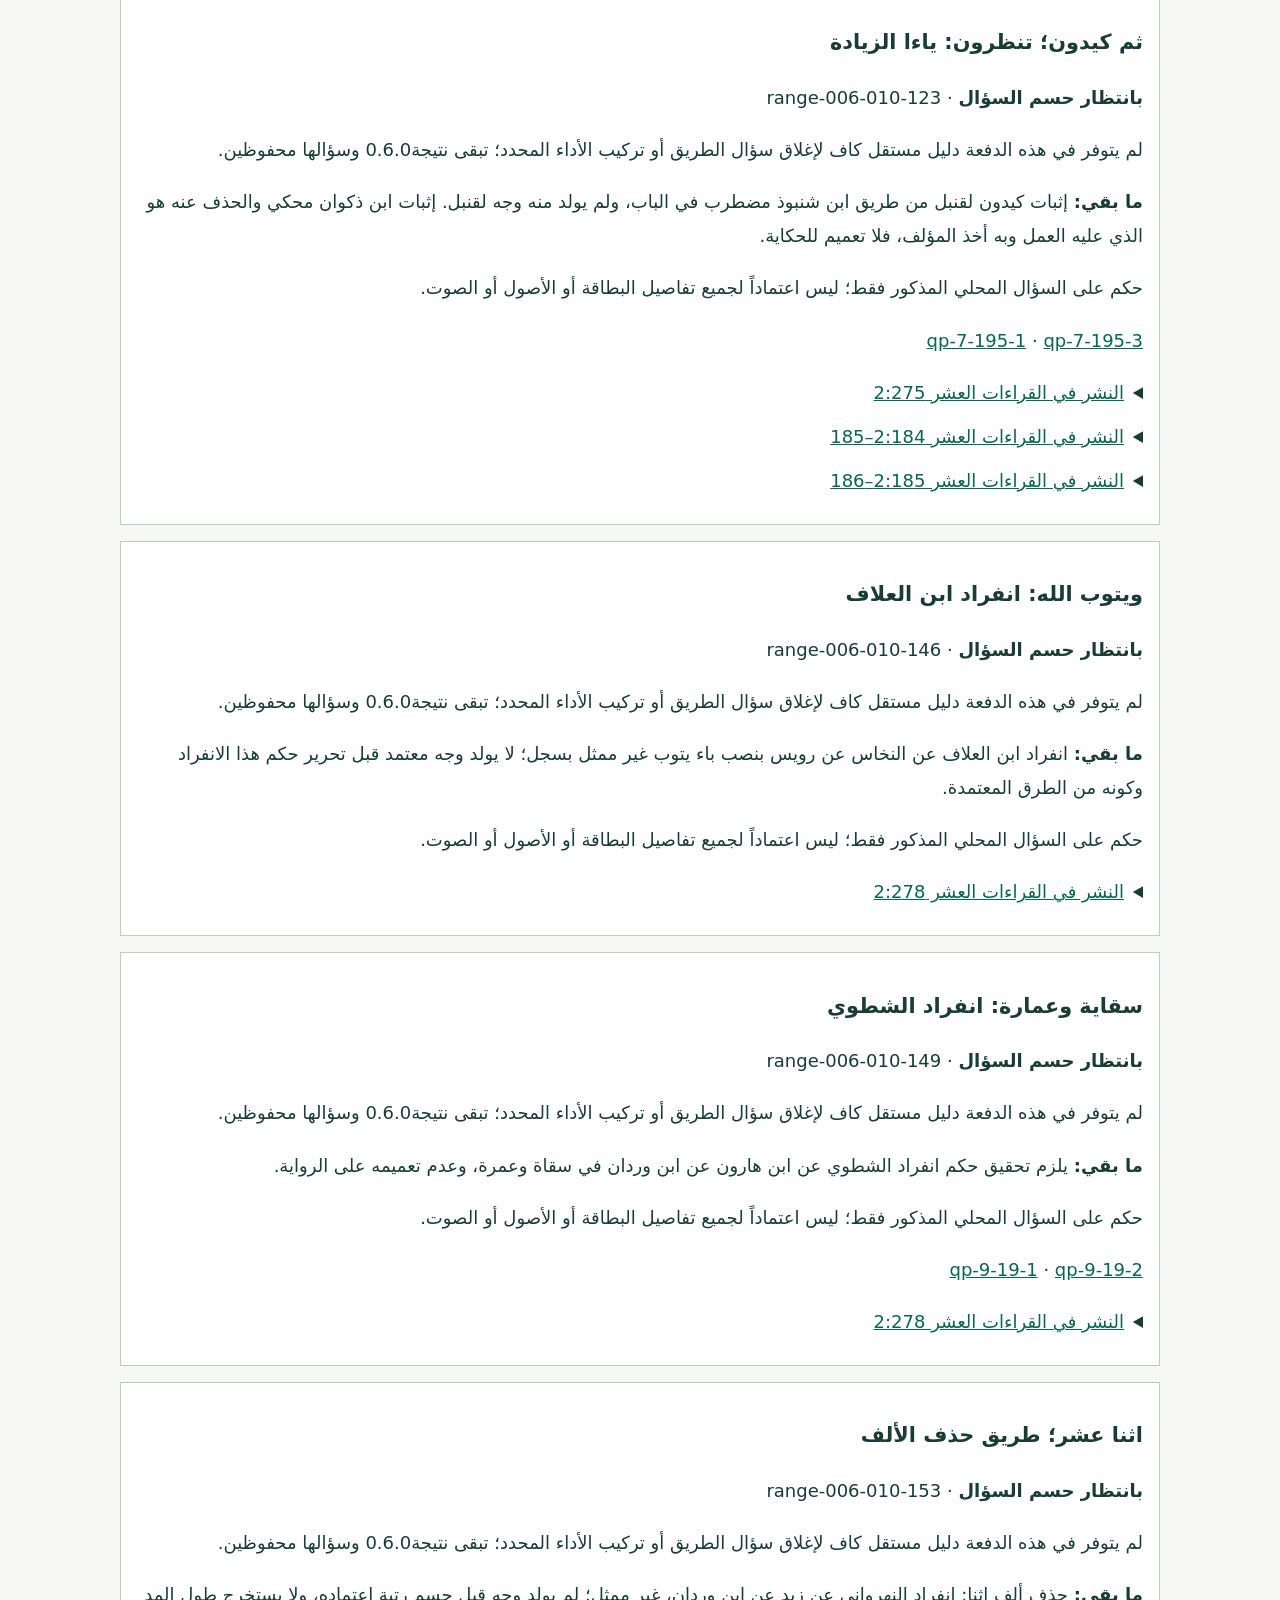
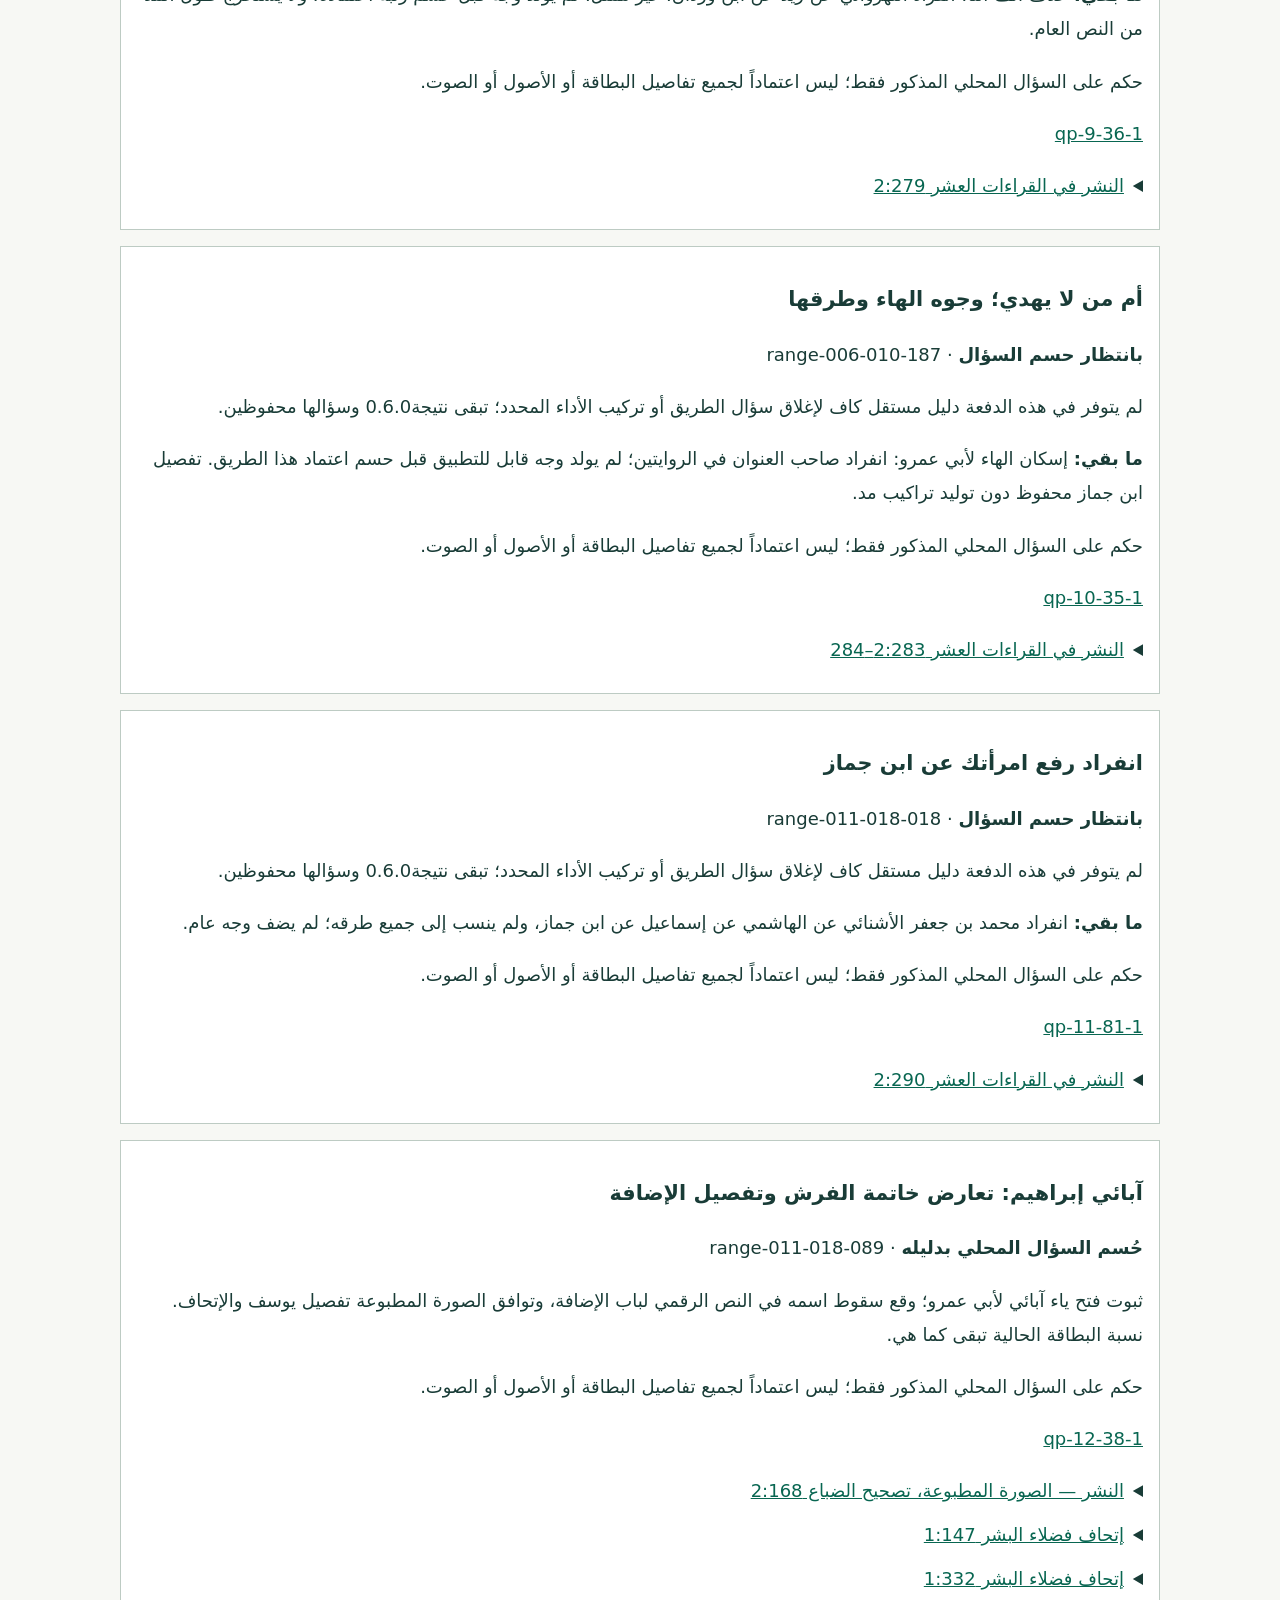
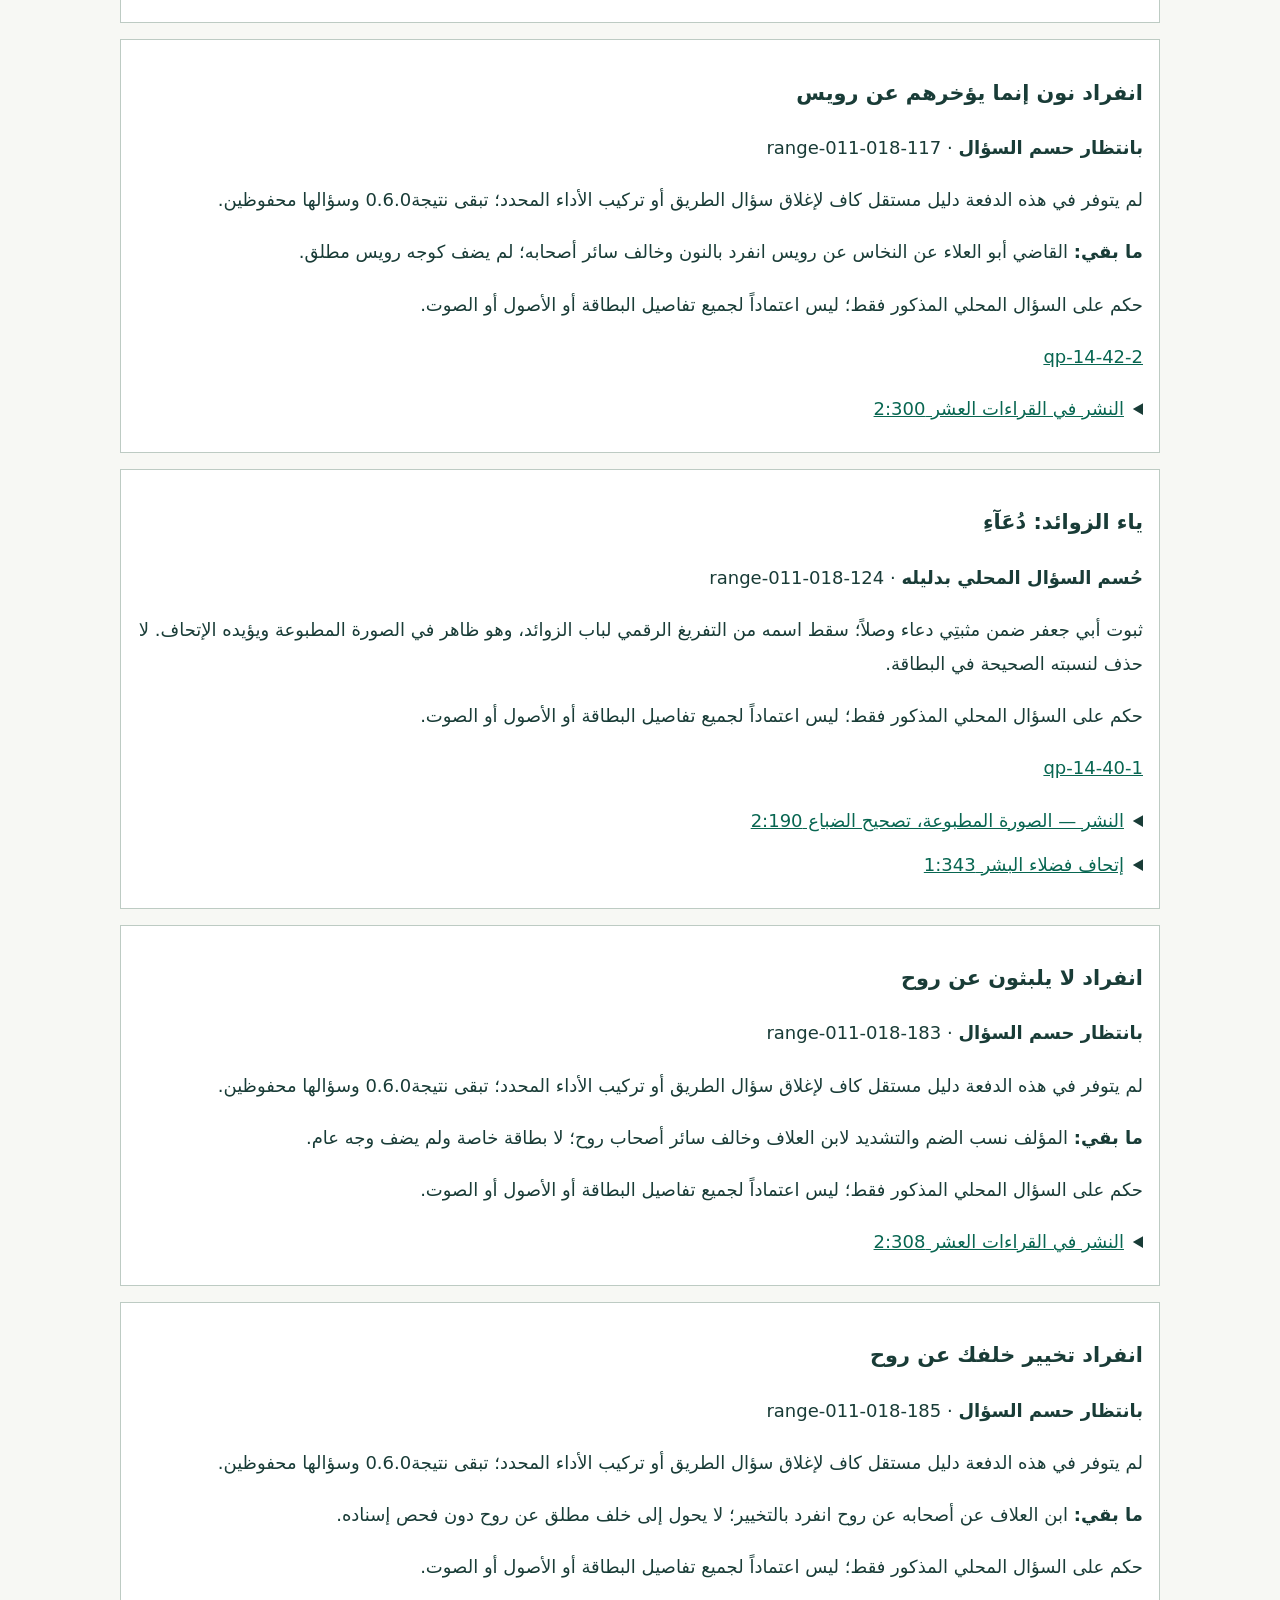
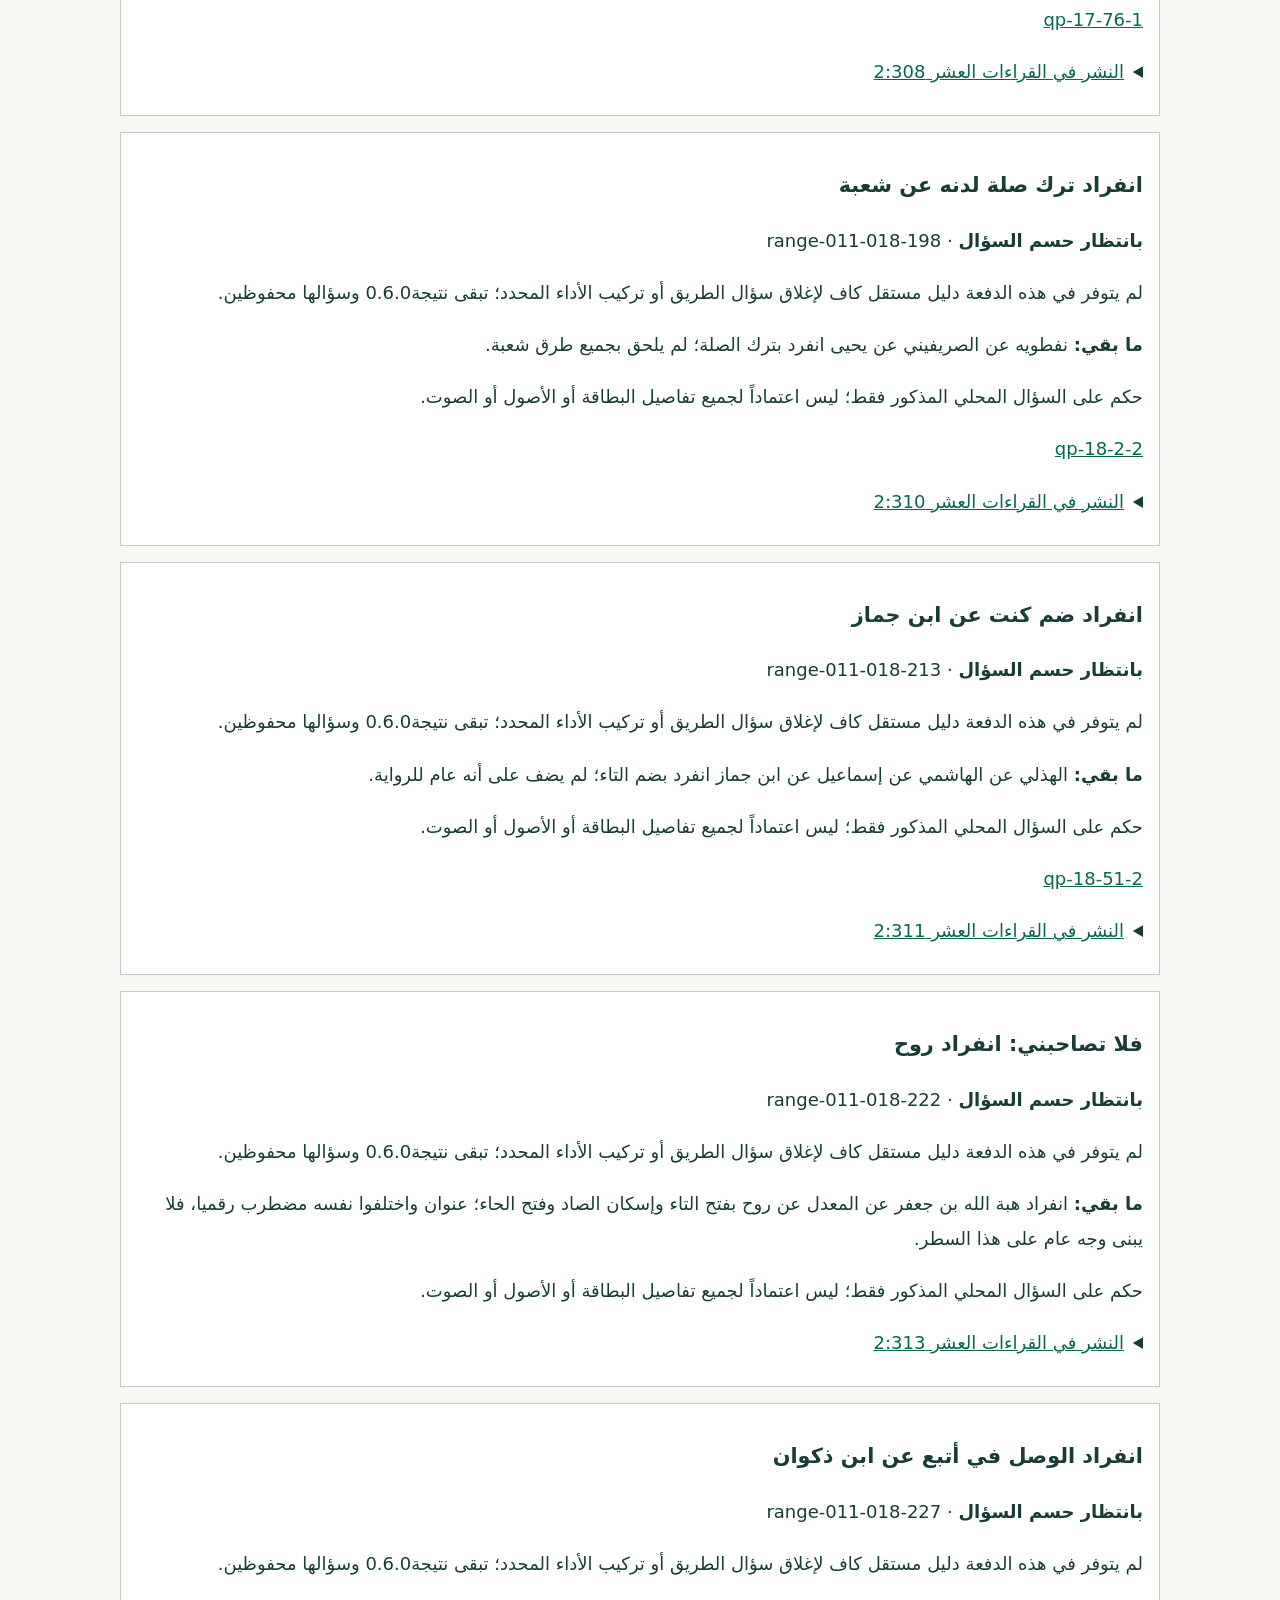
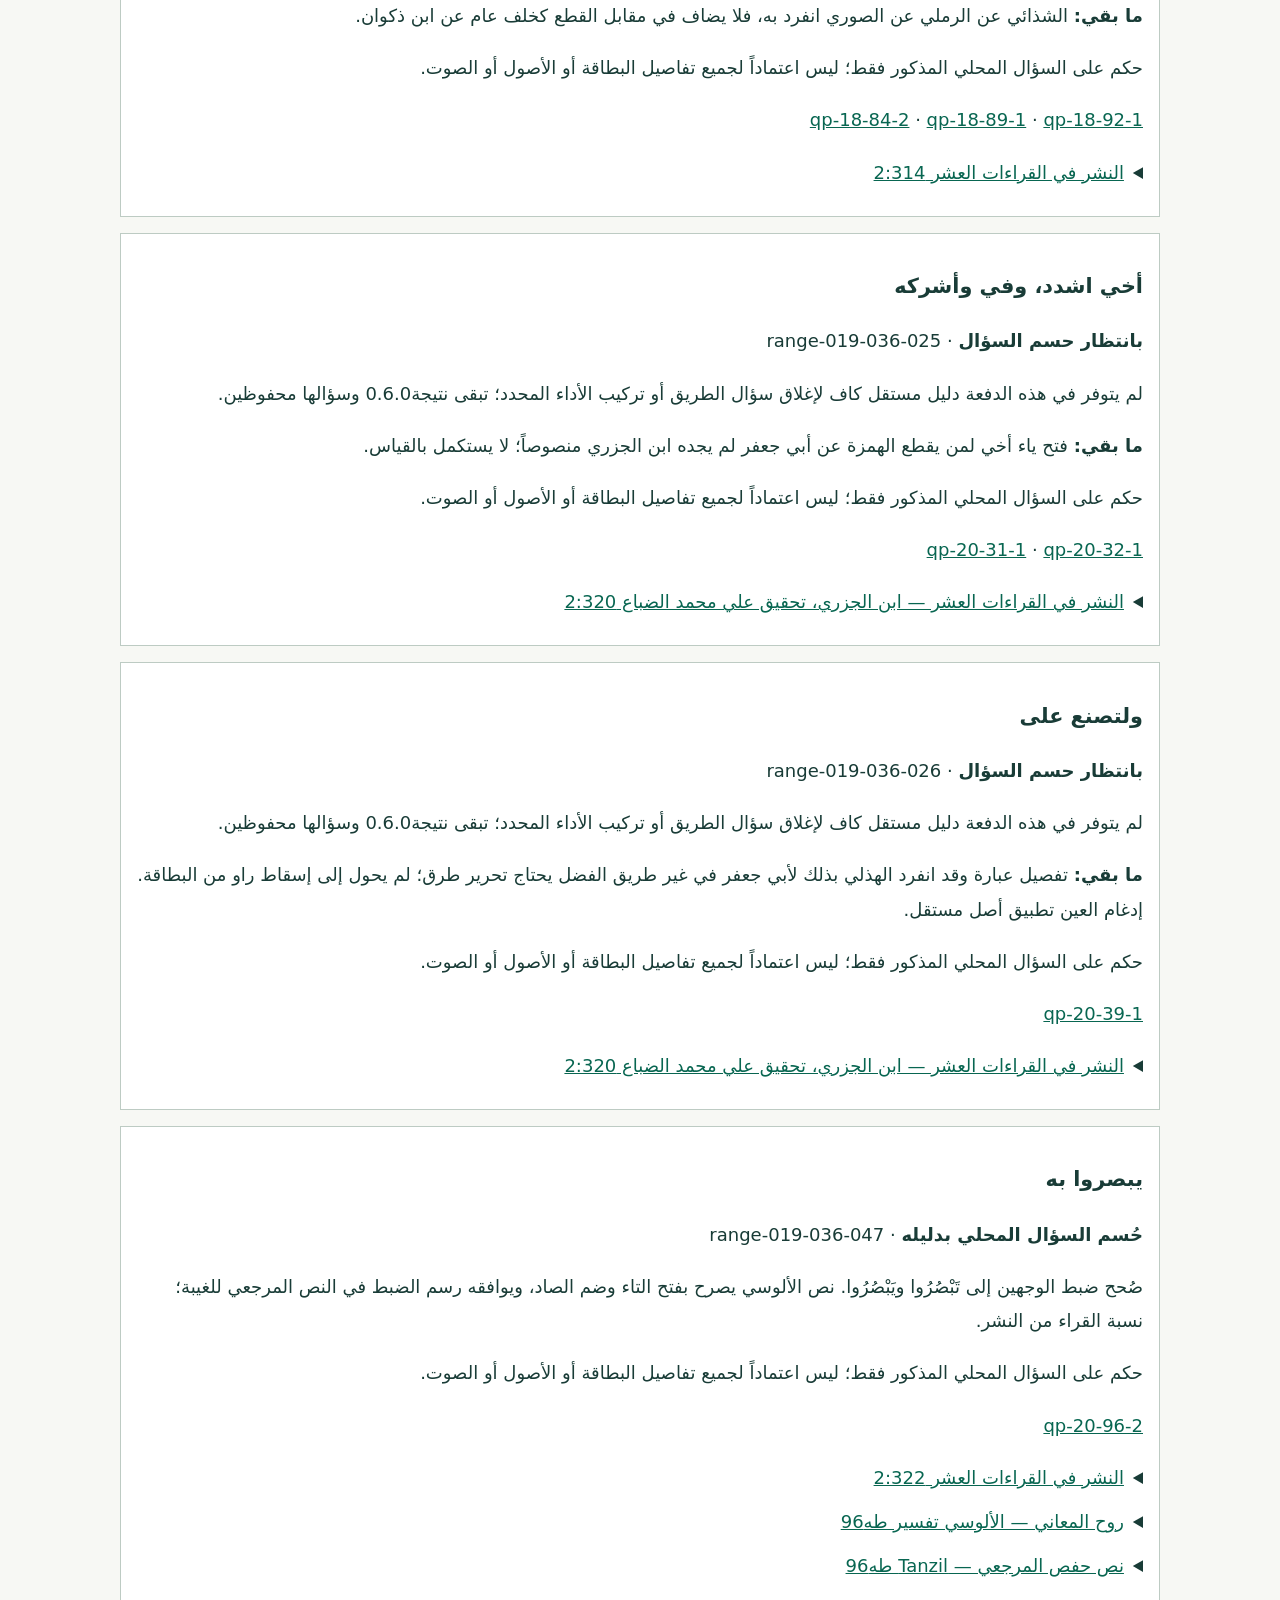
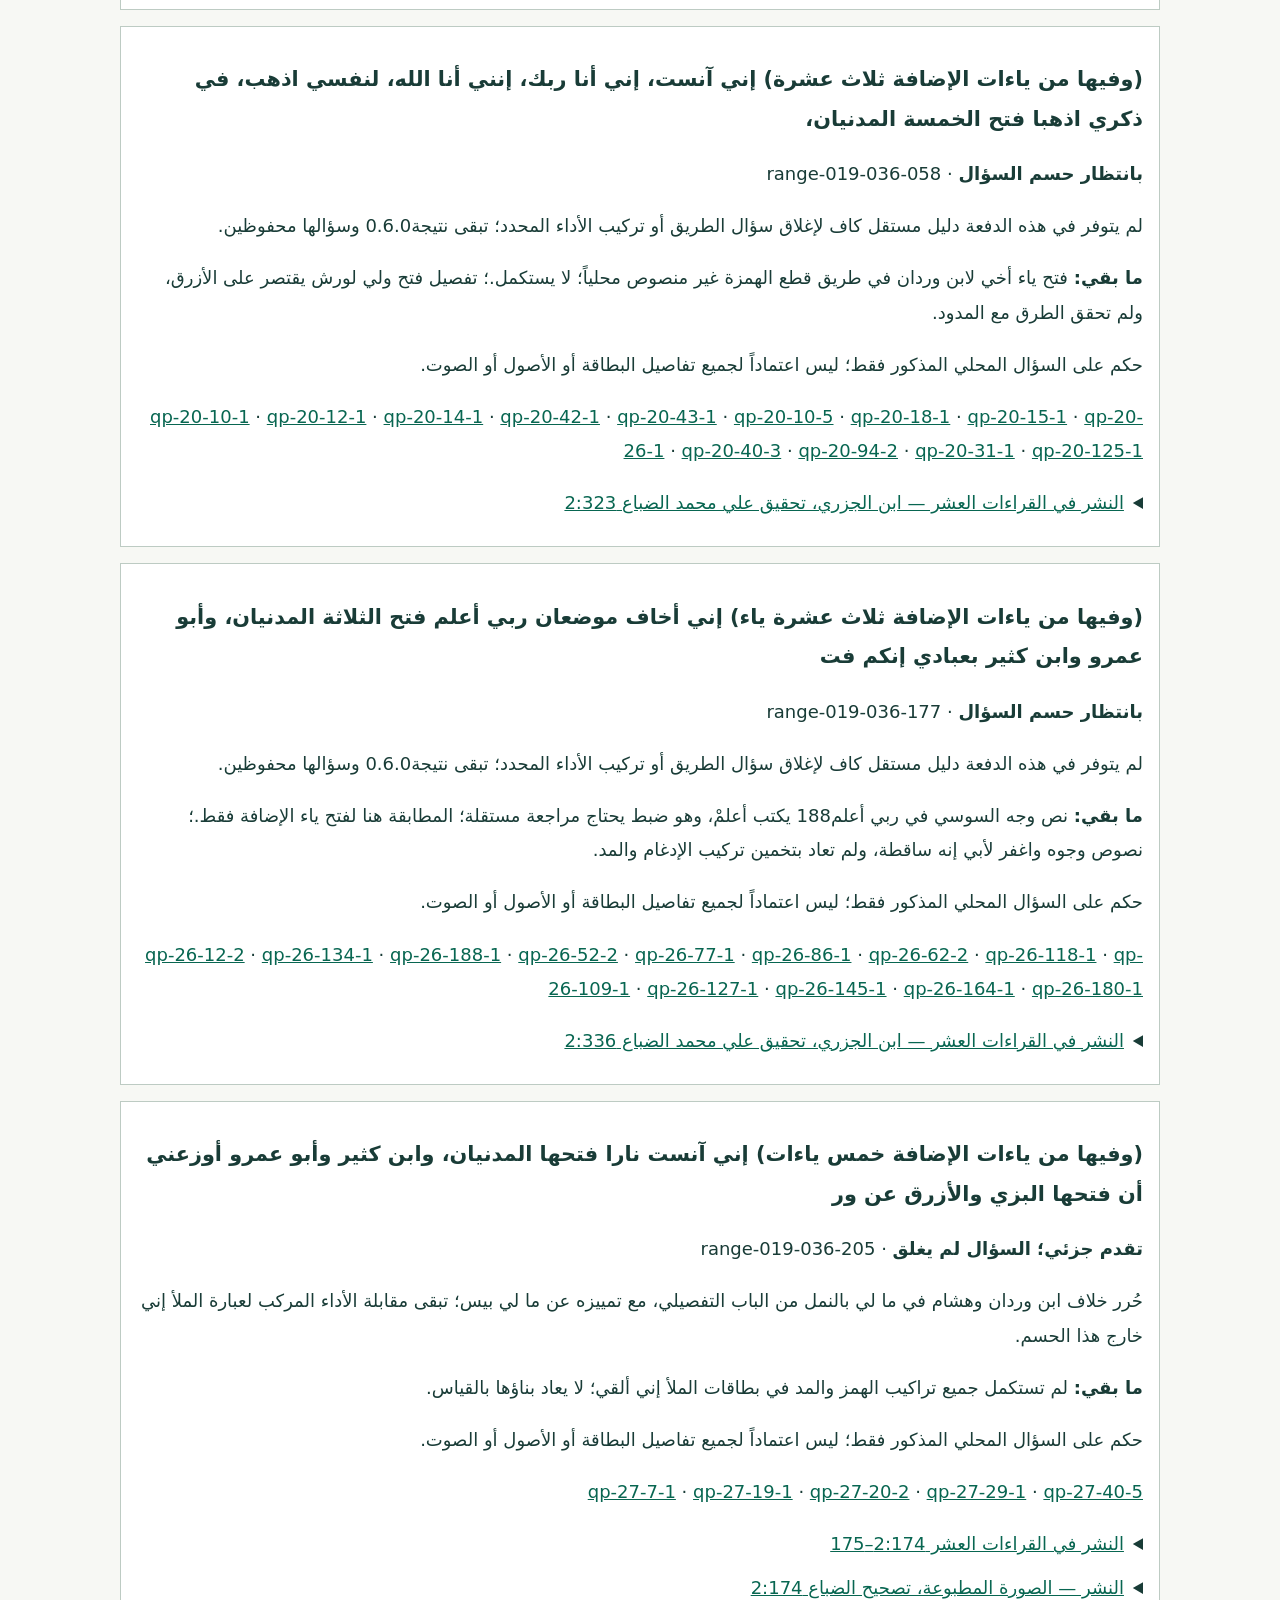
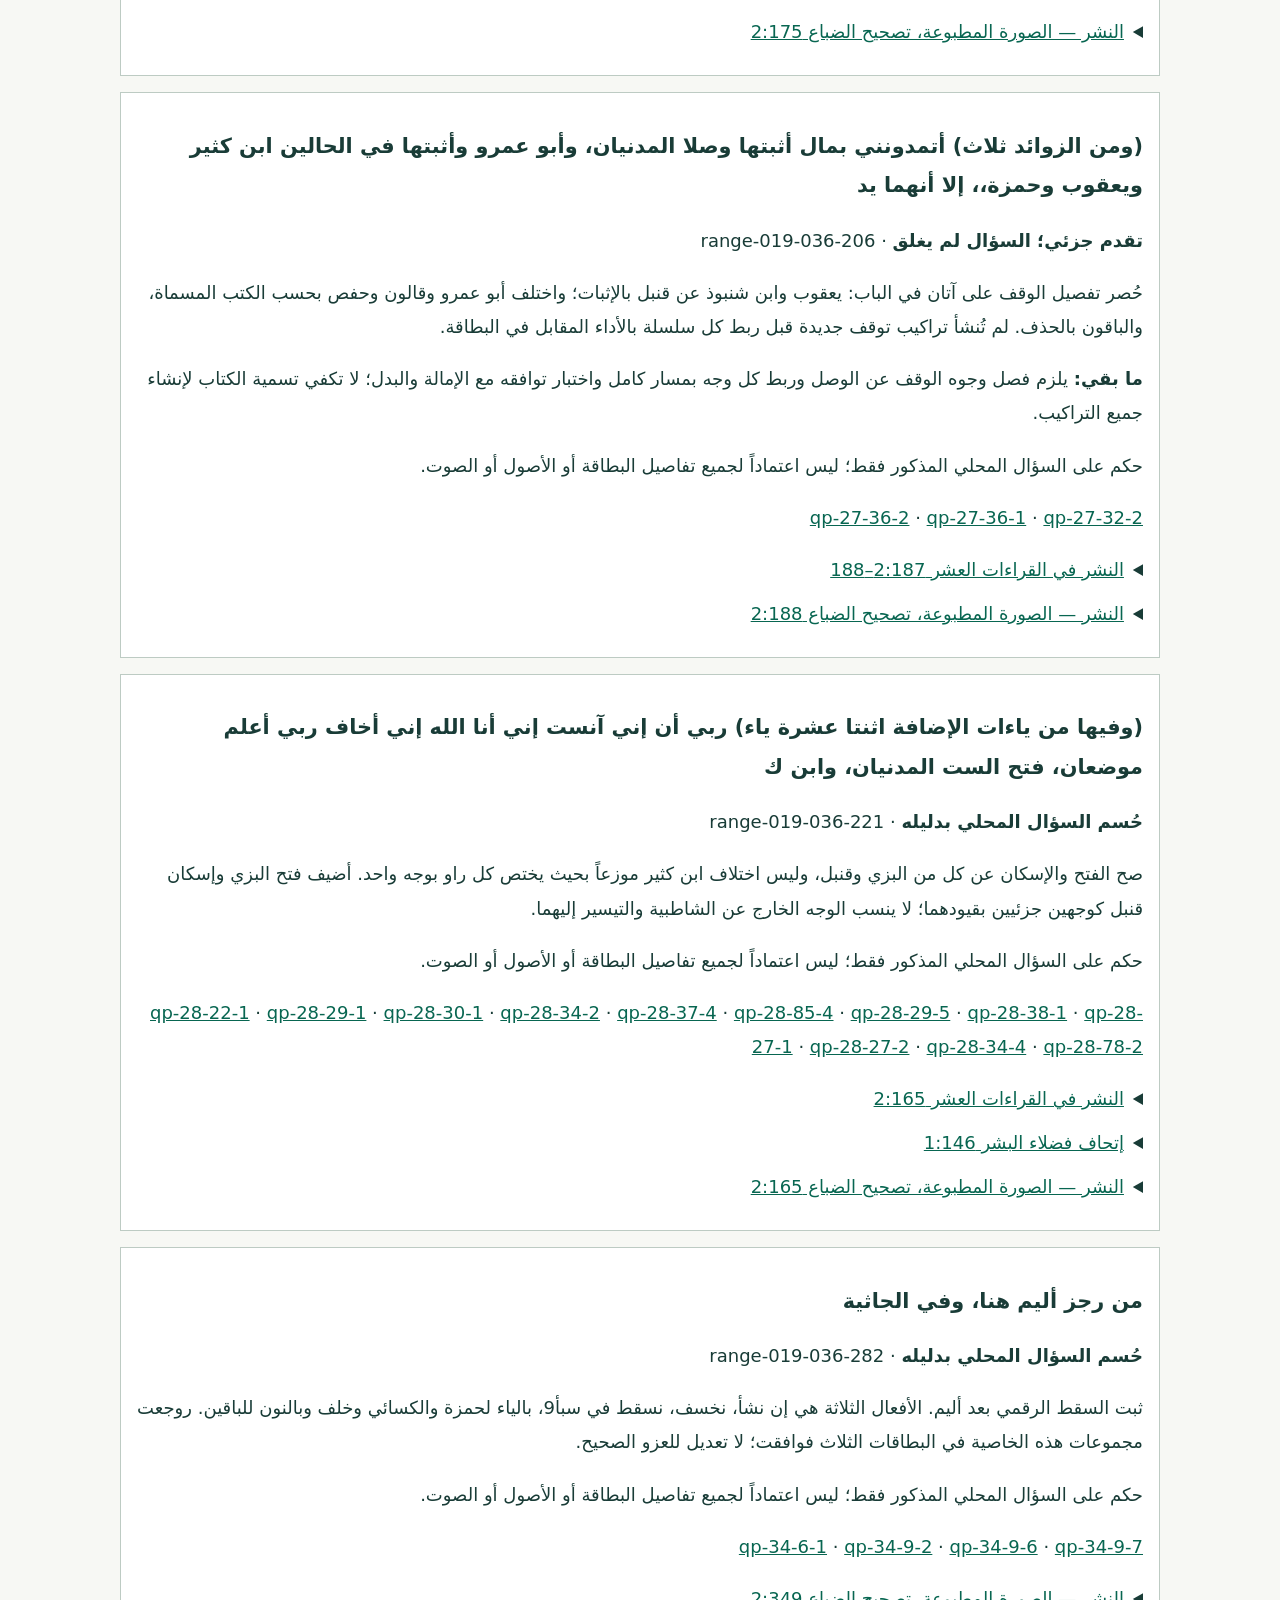
<file: certification.html>
<!doctype html><html lang="ar" dir="rtl"><meta charset="utf-8"><meta name="viewport" content="width=device-width,initial-scale=1"><title>سجل التحقيق والاعتماد — أطلس القراءات</title><link rel="stylesheet" href="assets/back-control.css?v=0.6.1"><style>body{margin:0;background:#f7f8f4;color:#193c37;font:1.125rem/1.9 system-ui,sans-serif;padding:1rem}main{max-width:65rem;margin:auto}a{color:#086651}h1{font-size:1.8rem}h2{font-size:1.3rem}.question,.notice{padding:1rem;margin-block:1rem;border:1px solid #bdcbc3;background:white}.notice{border-inline-start:5px solid #967432}summary{cursor:pointer;min-height:44px}label{display:block}input,select{font:inherit;padding:.5rem;max-width:100%;box-sizing:border-box}input{width:100%}table{border-collapse:collapse;width:100%}th,td{padding:.5rem;border:1px solid #bdcbc3;text-align:right}.table-wrap{overflow:auto}[hidden]{display:none!important}</style><main><a href="index.html#learn/method">العودة إلى الأطلس</a><h1>سجل التحقيق والاعتماد</h1><p>الإصدار0.6.1 · 17 أكتوبر2026</p><p class="notice"><b>حالة الموقع: لم يعتمد نهائياً.</b> حُسمت 6 أسئلة محلية، وبقي 28 من قائمة34 مفتوحاً، منها 2 بتقدم جزئي. إغلاق هذه القائمة وحده لا يثبت اكتمال تحرير جميع الأصول والطرق.</p><h2>ما فُحص وما لم يفحص</h2><p>5793 بطاقة و19239 وجهاً نشطاً. فهرس مرشحات التطبيقات يغطي الأوصاف المسجلة، ولا يصادق على صحتها. الطرق النصية لا تزال تحتاج فهرساً مسنداً بمعرفات مستقلة.</p><p>68602 ملفاً صوتياً فريداً مستخدماً. عدد الملفات المتحقق منها سمعياً: <b>صفر</b>. اختلاف رقم الملف عن السياق في 33450 ارتباطاً يحتاج تعيين المحتوى؛ قد يكون من عد الآي أو من الربط. لم تُستنتج منه أخطاء أو تُغير التسجيلات آلياً.</p><p><a href="assets/certification-status.json">القرارات والشواهد JSON</a> · <a href="assets/application-review-queue.json" download>فهرس مرشحات التطبيقات</a> · <a href="assets/audio-review-queue.json" download>قائمة المراجعة السمعية</a> · <a href="assets/audio-reference-candidates.json" download>مرشحات اختلاف أرقام الصوت</a></p><h2>ما يلزم لإصدار اعتماد علمي</h2><ul><li>حسم الأسئلة المتبقية بأدلة مستقلة وتعيين ما يقبل وما لا يقبل من طرق كل انفراد؛ لا يستبعد الانفراد لمجرد اسمه.</li><li>فهرس طرق مسند بأسماء الكتب والسلاسل وحدود الشاطبية والدرة والطيبة، ومعرف طريق لكل وجه.</li><li>مقابلة جميع الأوصاف على مستوى القاعدة والراوي والطريق والوصل والوقف وسياق الآية، ومنع تركيب وجوه من طرق متخالفة.</li><li>تعيين نص الآية في كل ملف صوتي، ومقابلة اختلاف رقم المقطع مع عد الآي؛ اختلاف الرقم وحده لا يثبت خطأ التسجيل.</li><li>استماع مختص لكل مقطع مستخدم وتوقيت الكلمة وتحديد الوجه والطريق المنقول في التسجيل. ملف واحد لا يمثل جميع وجوه الراوي.</li><li>مراجعة علمية موثقة باسم مقرئ مختص وتاريخها ونطاقها وإقرار المسائل المتنازع فيها قبل إصدار وصف الاعتماد.</li></ul><h2>فحص الوصول التقني إلى عينات الصوت</h2><p>طلب بايتات واحد لكل مصدر تسجيل، وليس فحص كل الروابط. رفض الوصول لا يثبت أن التسجيل معطوب أو أنه لن يعمل في متصفح الزائر. فك ترميز العينة المتاحة بنجاح لا يثبت نطقها أو طريقها.</p><div class="table-wrap"><table><thead><tr><th>الرواية</th><th>طلب العينة</th><th>السماع</th></tr></thead><tbody><tr><td>khalaf_idris</td><td>رفض وصول من بيئة الفحص</td><td>لم يستمع إليه</td></tr><tr><td>khalaf_ishaq</td><td>رفض وصول من بيئة الفحص</td><td>لم يستمع إليه</td></tr><tr><td>yaqub_ruwh</td><td>رفض وصول من بيئة الفحص</td><td>لم يستمع إليه</td></tr><tr><td>yaqub_ruways</td><td>رفض وصول من بيئة الفحص</td><td>لم يستمع إليه</td></tr><tr><td>asim_shuba</td><td>رفض وصول من بيئة الفحص</td><td>لم يستمع إليه</td></tr><tr><td>asim_hafs</td><td>عينة بايتات متاحة</td><td>لم يستمع إليه</td></tr><tr><td>kisai_duri</td><td>رفض وصول من بيئة الفحص</td><td>لم يستمع إليه</td></tr><tr><td>kisai_harith</td><td>رفض وصول من بيئة الفحص</td><td>لم يستمع إليه</td></tr><tr><td>abuamr_susi</td><td>رفض وصول من بيئة الفحص</td><td>لم يستمع إليه</td></tr><tr><td>hamza_khalaf</td><td>رفض وصول من بيئة الفحص</td><td>لم يستمع إليه</td></tr><tr><td>abujafar_jammaz</td><td>رفض وصول من بيئة الفحص</td><td>لم يستمع إليه</td></tr><tr><td>abujafar_wardan</td><td>رفض وصول من بيئة الفحص</td><td>لم يستمع إليه</td></tr><tr><td>hamza_khallad</td><td>رفض وصول من بيئة الفحص</td><td>لم يستمع إليه</td></tr><tr><td>nafi_qalun</td><td>رفض وصول من بيئة الفحص</td><td>لم يستمع إليه</td></tr><tr><td>ibnamir_dhakwan</td><td>رفض وصول من بيئة الفحص</td><td>لم يستمع إليه</td></tr><tr><td>ibnamir_hisham</td><td>رفض وصول من بيئة الفحص</td><td>لم يستمع إليه</td></tr><tr><td>abuamr_duri</td><td>رفض وصول من بيئة الفحص</td><td>لم يستمع إليه</td></tr><tr><td>ibnkathir_qunbul</td><td>رفض وصول من بيئة الفحص</td><td>لم يستمع إليه</td></tr><tr><td>ibnkathir_bazzi</td><td>رفض وصول من بيئة الفحص</td><td>لم يستمع إليه</td></tr><tr><td>nafi_warsh</td><td>رفض وصول من بيئة الفحص</td><td>لم يستمع إليه</td></tr></tbody></table></div><h2>الأسئلة الـ34 وحالتها الحالية</h2><label>ابحث في سجل التحقيق<input id="question-search" type="search" placeholder="اللفظ أو الموضع أو الطريق"></label><label>الحالة<select id="question-state"><option value="">جميع الأسئلة</option><option value="resolved_local">حسم محلي بدليله</option><option value="partial_progress">تقدم جزئي</option><option value="still_unresolved">بانتظار الحسم</option></select></label><p id="question-count" aria-live="polite"></p><article data-state="still_unresolved" class="question"><h2>ينجيكم: الأنعام وتطبيقات يونس</h2><p><b>بانتظار حسم السؤال</b> · range-006-010-019</p><p>لم يتوفر في هذه الدفعة دليل مستقل كاف لإغلاق سؤال الطريق أو تركيب الأداء المحدد؛ تبقى نتيجة0.6.0 وسؤالها محفوظين.</p><p><b>ما بقي:</b> انفراد المفسر عن زيد عن الداجوني عن هشام بالتخفيف في 6:64 مذكور؛ لم يولد وجه معتمد من لفظ انفراد دون مراجعة حكم الطريق. تطبيقات يونس قوبلت في هذه الدفعة.</p><p>حكم على السؤال المحلي المذكور فقط؛ ليس اعتماداً لجميع تفاصيل البطاقة أو الأصول أو الصوت.</p><p><a href="index.html#search?record=qp-6-63-3">qp-6-63-3</a> · <a href="index.html#search?record=qp-6-64-1">qp-6-64-1</a></p><details><summary><a href="https://shamela.ws/book/22642">النشر في القراءات العشر 2:258–259</a></summary><p>(واختلفوا) في: من ينجيكم هنا وقل الله ينجيكم بعدها، وفي يونس فاليوم ننجيك، وننجي رسلنا، وننج المؤمنين، وفي الحجر إنا لمنجوهم ، وفي مريم ننجي الذين، وفي العنكبوت لننجينه، وفيها إنا منجوك، وفي الزمر وينجي الله، وفي الصف تنجيكم من فقرأ يعقوب بتخفيف تسعة أحرف منها، وهي ما عدا الزمر والصف وافقه على الثاني هنا نافع وابن كثير، وأبو عمرو، وابن ذكوان، وانفرد المفسر بذلك عن زيد عن الداجوني عن أصحابه عن هشام، ووافقه على الثالث من يونس الكسائي وحفص، ووافقه في الحجر والأول من العنكبوت حمزة والكسائي وخلف ووافقه على موضع مريم الكسائي، وعلى الثاني من العنكبوت ابن كثير وحمزة، وخلف وأبو بكر. وأما موضع الزمر فخففه روح وحده وشدد الباقون سائرهن، وأما حرف الصف فشدده ابن عامر وخففه الباقون.</p></details></article><article data-state="still_unresolved" class="question"><h2>إلا أن يكون؛ انفراد المفسر</h2><p><b>بانتظار حسم السؤال</b> · range-006-010-060</p><p>لم يتوفر في هذه الدفعة دليل مستقل كاف لإغلاق سؤال الطريق أو تركيب الأداء المحدد؛ تبقى نتيجة0.6.0 وسؤالها محفوظين.</p><p><b>ما بقي:</b> ذكر انفراد المفسر عن الداجوني عن هشام بالياء؛ لم يضف كوجه معتمد دون حسم حكم الانفراد.</p><p>حكم على السؤال المحلي المذكور فقط؛ ليس اعتماداً لجميع تفاصيل البطاقة أو الأصول أو الصوت.</p><p><a href="index.html#search?record=qp-6-145-1">qp-6-145-1</a></p><details><summary><a href="https://shamela.ws/book/22642">النشر في القراءات العشر 2:266</a></summary><p>(واختلفوا) في: إلا أن يكون فقرأ ابن كثير وأبو جعفر وابن عامر وحمزة بالتاء على التأنيث، وقد انفرد المفسر عن الداجوني عن أصحابه عن هشام بالياء على التذكير، وبذلك قرأ الباقون.</p></details></article><article data-state="still_unresolved" class="question"><h2>ياءات الإضافة الثماني</h2><p><b>بانتظار حسم السؤال</b> · range-006-010-069</p><p>لم يتوفر في هذه الدفعة دليل مستقل كاف لإغلاق سؤال الطريق أو تركيب الأداء المحدد؛ تبقى نتيجة0.6.0 وسؤالها محفوظين.</p><p><b>ما بقي:</b> محياي: عزو فتح الياء وإسكانها وطرق الأزرق/الأصبهاني حسمه الباب؛ اقتران كل منهما بفتح الألف/تقليلها ومقدار المد لم يراجع، لذلك لا يدعى اكتمال الصفات المركبة للوجه.</p><p>حكم على السؤال المحلي المذكور فقط؛ ليس اعتماداً لجميع تفاصيل البطاقة أو الأصول أو الصوت.</p><p><a href="index.html#search?record=qp-6-14-1">qp-6-14-1</a> · <a href="index.html#search?record=qp-6-15-1">qp-6-15-1</a> · <a href="index.html#search?record=qp-6-74-2">qp-6-74-2</a> · <a href="index.html#search?record=qp-6-79-1">qp-6-79-1</a> · <a href="index.html#search?record=qp-6-153-1">qp-6-153-1</a> · <a href="index.html#search?record=qp-6-161-2">qp-6-161-2</a> · <a href="index.html#search?record=qp-6-162-2">qp-6-162-2</a> · <a href="index.html#search?record=qp-6-162-1">qp-6-162-1</a></p><details><summary><a href="https://shamela.ws/book/22642">النشر في القراءات العشر 2:267</a></summary><p>(وفيها من ياءات الإضافة ثمان) إني أمرت، ومماتي لله فتحهما المدنيان إني أخاف، إني أراك فتحهما المدنيان، وابن كثير وأبو عمرو وجهي لله فتحها المدنيان، وابن عامر وحفص صراطي مستقيما فتحها ابن عامر، ربي إلى صراط فتحها المدنيان، وأبو عمرو ومحياي أسكنها نافع باختلاف عن الأزرق عن ورش وأبو جعفر على ما تقدم في بابها.</p></details><details><summary><a href="https://shamela.ws/book/22642">النشر في القراءات العشر 2:172–173</a></summary><p>وفتح نافع وابن عامر وأبو جعفر وحفص وجهي في الموضعين وفتح ابن عامر صراطي في الأنعام (وأرضي) في العنكبوت وسكن أبو جعفر وقالون والأصبهاني عن ورش الياء من ومحياي، وهي مما قبل الياء فيه ألف فلذلك لم يختلف في سواها، واختلف عن ورش من طريق الأزرق عنه فقطع بالخلاف له فيها صاحب التيسير، والتبصرة، والكافي، وابن بليمة والشاطبي، وغيرهم، وقطع له بالإسكان صاحب العنوان، وشيخه عبد الجبار وأبو الحسن بن غلبون وأبو علي الأهوازي والمهدوي بن سفيان، وغيرهم، وبه قرأ صاحب التجريد على عبد الباقي عن والده، وبذلك قرأ أيضا أبو عمرو الداني على خلف بن إبراهيم الخاقاني وطاهر بن غلبون. قال الداني: وعلى ذلك عامة أهل الأداء من المصريين، وغيرهم، وهو الذي رواه ورش عن ms627 نافع أداء وسماعا قال: والفتح اختيار منه اختاره لقوته في العربية قال: وبه قرأت على أبي الفتح في رواية الأزرق عنه من قراءته على المصريين، وبه كان يأخذ أبو غانم المظفر بن أحمد صاحب هلال، ومن يأخذ عنه فيما، بلغني. (قلت) : وبالفتح أيضا قرأ صاحب التجريد ابن نفيس عن أصحابه عن الأزرق، وعلى عبد الباقي عن قراءته على أبي حفص عمر بن عراك عن ابن هلال. والوجهان صحيحان عن ورش من طريق الأزرق إلا أن روايته عن نافع بالإسكان واختياره لنفسه الفتح كما نص عليه غير واحد من أصحابه. وقيل، بل لأنه روى عن نافع أنه أولا كان يقرأ ومحياي ساكنة الياء ثم رجع إلى تحريكها، وروى ذلك الحمراوي عن أبي الأزهر عن ورش. وانفرد ابن بليمة بإجراء الوجهين عن قالون، وهو ظاهر التجريد، وذلك غير معروف عنه، بل الصواب عنه بالإسكان. وانفرد أبو العز القلانسي عن شيخه أبي علي الواسطي عن النهرواني عن أبي وردان بفتح الياء كقراءة الباقين فخالف في ذلك سائر الرواة عن النهرواني كأبي الحسن بن فارس وأبي علي الشرمقاني وأبي علي العطار وعبد الملك بن شابور وأبي علي المالكي، وغيرهم، بل الذين رووا ذلك عن أبي العز، نفسه خالفوه في ذلك كالحافظ أبي العلاء الهمداني، وغيره فالصحيح روايته عن أبي جعفر هو الإسكان كما قطع به ابن سوار والهذلي وابن مهران وابن فارس وأبو العلاء وأبو علي البغدادي والشهرزوري وابن شيط، وغيرهم - والله أعلم -.</p></details></article><article data-state="still_unresolved" class="question"><h2>وقد هدان: ياء زائدة</h2><p><b>بانتظار حسم السؤال</b> · range-006-010-070</p><p>لم يتوفر في هذه الدفعة دليل مستقل كاف لإغلاق سؤال الطريق أو تركيب الأداء المحدد؛ تبقى نتيجة0.6.0 وسؤالها محفوظين.</p><p><b>ما بقي:</b> إثبات الياء لقنبل من طريق ابن شنبوذ محكي في خاتمة السورة لكن باب الزوائد يبين اضطراب هذه الياءات وغلط نسبتها؛ لم يولد وجه لقنبل منها دون تحرير ما صح وعليه العمل.</p><p>حكم على السؤال المحلي المذكور فقط؛ ليس اعتماداً لجميع تفاصيل البطاقة أو الأصول أو الصوت.</p><p><a href="index.html#search?record=qp-6-80-2">qp-6-80-2</a></p><details><summary><a href="https://shamela.ws/book/22642">النشر في القراءات العشر 2:267</a></summary><p>(وفيها من الزوائد واحدة) وقد هدان ولا أثبتها وصلا أبو جعفر وأبو عمرو وأثبتها في الحالتين يعقوب، وكذلك رويت عن قنبل من طريق ابن شنبوذ كما تقدم.</p></details><details><summary><a href="https://shamela.ws/book/22642">النشر في القراءات العشر 2:184</a></summary><p>الإثبات على أصولهم. واتفق أبو عمرو وأبو جعفر ويعقوب على إثبات ثماني ياءات، وهي واتقون ياأولي الألباب في البقرة، وخافون إن في آل عمران واخشون ولا في المائدة، وقد هدان في الأنعام وثم كيدون في الأعراف ولا تخزون في هود، وبما أشركتمون في إبراهيم، واتبعون هذا. في الزخرف وهم فيها على أصولهم. ووافقهم هشام في كيدون على اختلاف عنه فقطع له الجمهور بالياء في</p></details><details><summary><a href="https://shamela.ws/book/22642">النشر في القراءات العشر 2:185–186</a></summary><p>ذكوان هو الذي عليه العمل، وبه آخذ والله تعالى الموفق. وروى بعضهم أيضا إثبات الياء في هذه المواضع الثمانية عن ابن شنبوذ عن قنبل واضطربوا عنه في ذلك فنص سبط الخياط في كفايته على الإثبات عنه وصلا في واتقون، ونص في المبهج على إثباتها له في الحالين، وكذلك قطع في كفايته على إثبات أشركتمون في الوصل، واختلف عنه في المبهج، وكذلك قطع في المبهج عنه بإثبات كيدون في الحالين، ولم يذكرها في كفايته، وقطع له بإثبات وتخزون في الحالين في الكفاية، ولم يذكرها في المبهج واتفق نص المبهج والكفاية على الإثبات عنه في الحالين في خافون واخشون، وعلى حذف واتبعون واتفق ابن سوار، وابن فارس على إثبات خافون، واخشون، وهدان، وكيدون، وتخزون في الحالين واتبعون على إثبات ms640 أشركتمون وصلا لا وقفا. واختلف في فاتقون فأثبتها في الحالين وحذفها ابن سوار، وكذلك اختلفوا عنه في حرف المهتد، وفي المتعال، وعذاب، وعقاب، وفاعتزلون، وترجمون فبعضهم ذكرها له وبعضهم لم يذكرها وأثبتها بعضهم وصلا وبعضهم في الحالين، ولم يتفقوا على شيء من ذلك، ولا شك أن ذلك مما يقتضي الاختلال والاضطراب، وقد نص الحافظ أبو عمرو الداني على أن ذلك في هذه الياءات غلط قطع بذلك وجزم به، وكذلك ذكر غيره. وقال الهذلي: كله فيه خلل. (قلت) : والذي أعول عليه في ذلك هو ما عليه العمل وصح عن قنبل، ونص عليه الأئمة الموثوق بهم والله تعالى هو الهادي للصواب. وانفرد الهذلي عن</p></details></article><article data-state="still_unresolved" class="question"><h2>إن وليي الله: خلاف السوسي</h2><p><b>بانتظار حسم السؤال</b> · range-006-010-118</p><p>لم يتوفر في هذه الدفعة دليل مستقل كاف لإغلاق سؤال الطريق أو تركيب الأداء المحدد؛ تبقى نتيجة0.6.0 وسؤالها محفوظين.</p><p><b>ما بقي:</b> وجها الحذف ثابتان ومقيدان بالفعل؛ إدراج السوسي أيضاً في وجه الياءين يحتاج تحرير طريقه؛ لم يحذف أو يولد طريق للوجه الثالث.</p><p>حكم على السؤال المحلي المذكور فقط؛ ليس اعتماداً لجميع تفاصيل البطاقة أو الأصول أو الصوت.</p><p><a href="index.html#search?record=primary-7-196-4">primary-7-196-4</a></p><details><summary><a href="https://shamela.ws/book/22642">النشر في القراءات العشر 2:274–275</a></summary><p>(واختلف) عن أبي عمرو في: إن وليي الله، فروى ابن حبش عن السوسي حذف الياء وإثبات ياء واحدة مفتوحة مشددة، وكذا روى أبو نصر الشذائي عن ابن جمهور عن السوسي، وهي رواية شجاع عن أبي عمرو، وكذا رواه ابن جبير في مختصره عن اليزيدي، وكذا رواه أبو خلاد عن اليزيدي عن أبي عمرو نصا، وكذا رواه عبد الوارث عن أبي عمرو أداء، وكذا رواه الداجوني عن ابن جرير، وهذا أصح العبارات عنه، أعني الحذف، ms724 وبعضهم يعبر عنه بالإدغام، وهو خطأ إذ المشدد لا يدغم في المخفف، وبعضهم أدخله في الإدغام الكبير، ولا يصح ذلك لخروجه عن أصوله، ولأن راويه يرويه مع عدم الإدغام الكبير، فقد نص عليه صاحب الروضة لابن حبش عن السوسي مع أن الإدغام الكبير لم يكن في الروضة عن السوسي، ولا عن الدوري كما قدمنا في بابه، روى الشنبوذي عن ابن جمهور عن السوسي بكسر الياء المشددة بعد الحذف، وهي قراءة عاصم الجحدري، وغيره فإذا كسرت وجب ترقيق الجلالة بعدها كما تقدم، وقد اختلف في توجيه هاتين الروايتين، فأما فتح الياء فخرجها الإمام أبو علي الفارسي على حذف لام الفعل في ولي، وهي الياء الثانية وإدغام ياء فعيل في ياء الإضافة، وقد حذفت اللام في كلامهم كثيرا، وهو مطرد في اللامات في التحقير نحو غطى في تحقير غطاء، وقد قيل في تخريجها غير ذلك، وهذا أحسن. وأما كسر الياء فوجهها أن يكون المحذوف ياء المتكلم لملاقاتها ساكنا كما تحذف ياءات الإضافة عند لقيها الساكن فقيل فعلى هذا إنما يكون الحذف حالة الوصل فقط، وإذا وقف أعادها، وليس كذلك، بل الرواية الحذف وصلا ووقفا فعلى هذا لا يحتاج إلى إعادتها وقفا، بل أجري الوقف مجرى الوصل كما فعل واخشون اليوم، ويقص الحق ويحتمل أن يخرج على قراءة حمزة &quot; مصرخي &quot; كما سيجيء - إن شاء الله تعالى -، وقرأ الباقون بياءين الأولى مشددة مكسورة والثانية مخففة مفتوحة، وقد أجمعت المصاحف على رسمها بياء واحدة.</p></details></article><article data-state="still_unresolved" class="question"><h2>ثم كيدون؛ تنظرون: ياءا الزيادة</h2><p><b>بانتظار حسم السؤال</b> · range-006-010-123</p><p>لم يتوفر في هذه الدفعة دليل مستقل كاف لإغلاق سؤال الطريق أو تركيب الأداء المحدد؛ تبقى نتيجة0.6.0 وسؤالها محفوظين.</p><p><b>ما بقي:</b> إثبات كيدون لقنبل من طريق ابن شنبوذ مضطرب في الباب، ولم يولد منه وجه لقنبل. إثبات ابن ذكوان محكي والحذف عنه هو الذي عليه العمل وبه أخذ المؤلف، فلا تعميم للحكاية.</p><p>حكم على السؤال المحلي المذكور فقط؛ ليس اعتماداً لجميع تفاصيل البطاقة أو الأصول أو الصوت.</p><p><a href="index.html#search?record=qp-7-195-1">qp-7-195-1</a> · <a href="index.html#search?record=qp-7-195-3">qp-7-195-3</a></p><details><summary><a href="https://shamela.ws/book/22642">النشر في القراءات العشر 2:275</a></summary><p>(وفيها من الزوائد ثنتان) ثم كيدون أثبتها في الوصل أبو عمرو وأبو جعفر والداجوني عن هشام وأثبتها في الحالين يعقوب والحلواني عن هشام ورويت عن قنبل من طريق ابن شنبوذ كما تقدم (تنظرون) أثبتها في الحالين يعقوب والله المستعان.</p></details><details><summary><a href="https://shamela.ws/book/22642">النشر في القراءات العشر 2:184–185</a></summary><p>الإثبات على أصولهم. واتفق أبو عمرو وأبو جعفر ويعقوب على إثبات ثماني ياءات، وهي واتقون ياأولي الألباب في البقرة، وخافون إن في آل عمران واخشون ولا في المائدة، وقد هدان في الأنعام وثم كيدون في الأعراف ولا تخزون في هود، وبما أشركتمون في إبراهيم، واتبعون هذا. في الزخرف وهم فيها على أصولهم. ووافقهم هشام في كيدون على اختلاف عنه فقطع له الجمهور بالياء في الحالين، وهو الذي في الكافي والتبصرة، والهداية، والعنوان، والهادي، والتلخيصين، والمفيد، والكامل، والمبهج والغايتين، والتذكرة، وغيرها. وكذا في التجريد من قراءته على الفارسي يعني من طريقي الحلواني والداجوني جميعا عنه، وبذلك قرأ الداني على شيخه أبي الفتح وأبي الحسن من طريق الحلواني عنه كما نص عليه في جامعه، وهو الذي في طرق التيسير، ولا ينبغي أن يقرأ من التيسير بسواه وإن كان قد حكى فيها خلافا عنه فإن ذكره ذلك على سبيل الحكاية. ومما يؤيد ذلك أنه قال في المفردات ما نصه: قرأ يعني هشاما ثم كيدون فلا بياء ثابتة في الوصل والوقف، وفيه خلاف عنه وبالأول آخذ انتهى. وإذا كان يأخذ بالإثبات فهل يؤخذ من طريقه بغير ما كان يأخذ، وكذا نص عليه صاحب المستنير، والكفاية من طريق الحلواني، وروى الآخرون عنه الإثبات في الوصل دون الوقف، وهو الذي لم يذكر عنه ابن فارس في الجامع سواه، وهو الذي قطع به في المستنير والكفاية عن الداجوني عنه، وهو الظاهر من عبارة أبي عمرو الداني في المفردات حيث قال: بياء ثابتة في الوصل والوقف ثم قال: وفيه خلاف عنه إن جعلنا ضميرا، وفيه عائد على الوقف كما هو الظاهر، وعلى هذا ينبغي أن يحمل الخلاف المذكور في التيسير إن أخذ به وبمقتضى هذا يكون الوجه الثاني من الخلاف المذكور في الشاطبية في هو هذا على أن إثبات الخلاف من طريق الشاطبية غاية البعد وكأنه تبع فيه ظاهر التيسير فقط - والله أعلم -. وروى بعضهم عنه الحذف ms639 في الحالين، ولا أعلمه نصا من طرق كتابنا لأحد من أئمتنا، ولكنه ظاهر التجريد من قراءته على عبد الباقي يعني من طريق الحلواني نعم هي رواية ابن عبد الرزاق عن هشام نصا، ورواية إسحاق بن أبي حسان وأحمد بن أنس أيضا، وغيرهم عنه. (قلت) : وكلا الوجهين صحيحان عنه نصا وأداء حالة الوقف. وأما حالة الوصل فلا آخذ بغير الإثبات من طرق كتابنا - والله أعلم -.</p></details><details><summary><a href="https://shamela.ws/book/22642">النشر في القراءات العشر 2:185–186</a></summary><p>ذكوان هو الذي عليه العمل، وبه آخذ والله تعالى الموفق. وروى بعضهم أيضا إثبات الياء في هذه المواضع الثمانية عن ابن شنبوذ عن قنبل واضطربوا عنه في ذلك فنص سبط الخياط في كفايته على الإثبات عنه وصلا في واتقون، ونص في المبهج على إثباتها له في الحالين، وكذلك قطع في كفايته على إثبات أشركتمون في الوصل، واختلف عنه في المبهج، وكذلك قطع في المبهج عنه بإثبات كيدون في الحالين، ولم يذكرها في كفايته، وقطع له بإثبات وتخزون في الحالين في الكفاية، ولم يذكرها في المبهج واتفق نص المبهج والكفاية على الإثبات عنه في الحالين في خافون واخشون، وعلى حذف واتبعون واتفق ابن سوار، وابن فارس على إثبات خافون، واخشون، وهدان، وكيدون، وتخزون في الحالين واتبعون على إثبات ms640 أشركتمون وصلا لا وقفا. واختلف في فاتقون فأثبتها في الحالين وحذفها ابن سوار، وكذلك اختلفوا عنه في حرف المهتد، وفي المتعال، وعذاب، وعقاب، وفاعتزلون، وترجمون فبعضهم ذكرها له وبعضهم لم يذكرها وأثبتها بعضهم وصلا وبعضهم في الحالين، ولم يتفقوا على شيء من ذلك، ولا شك أن ذلك مما يقتضي الاختلال والاضطراب، وقد نص الحافظ أبو عمرو الداني على أن ذلك في هذه الياءات غلط قطع بذلك وجزم به، وكذلك ذكر غيره. وقال الهذلي: كله فيه خلل. (قلت) : والذي أعول عليه في ذلك هو ما عليه العمل وصح عن قنبل، ونص عليه الأئمة الموثوق بهم والله تعالى هو الهادي للصواب. وانفرد الهذلي عن</p></details></article><article data-state="still_unresolved" class="question"><h2>ويتوب الله: انفراد ابن العلاف</h2><p><b>بانتظار حسم السؤال</b> · range-006-010-146</p><p>لم يتوفر في هذه الدفعة دليل مستقل كاف لإغلاق سؤال الطريق أو تركيب الأداء المحدد؛ تبقى نتيجة0.6.0 وسؤالها محفوظين.</p><p><b>ما بقي:</b> انفراد ابن العلاف عن النخاس عن رويس بنصب باء يتوب غير ممثل بسجل؛ لا يولد وجه معتمد قبل تحرير حكم هذا الانفراد وكونه من الطرق المعتمدة.</p><p>حكم على السؤال المحلي المذكور فقط؛ ليس اعتماداً لجميع تفاصيل البطاقة أو الأصول أو الصوت.</p><p></p><details><summary><a href="https://shamela.ws/book/22642">النشر في القراءات العشر 2:278</a></summary><p>وانفرد ابن العلاف عن النخاس عن رويس في ويتوب الله بنصب الباء على أنه جواب الأمر من حيث إنه دخل فيه من جهة المعنى; قال ابن عطية: يعني أن قتل الكفار والجهاد في سبيل الله توبة لكم أيها المؤمنون; وقال غيره: يحتمل أن يكون ذلك بالنسبة إلى الكفار لأن قتال الكفار وغلبة المسلمين عليهم ينشأ عنها إسلام كثير من الناس، وهي رواية روح بن قرة وفهد بن الصقر كلاهما عن يعقوب، ورواية يونس عن أبي عمرو، وقراءة زيد بن علي واختيار الزعفراني</p></details></article><article data-state="still_unresolved" class="question"><h2>سقاية وعمارة: انفراد الشطوي</h2><p><b>بانتظار حسم السؤال</b> · range-006-010-149</p><p>لم يتوفر في هذه الدفعة دليل مستقل كاف لإغلاق سؤال الطريق أو تركيب الأداء المحدد؛ تبقى نتيجة0.6.0 وسؤالها محفوظين.</p><p><b>ما بقي:</b> يلزم تحقيق حكم انفراد الشطوي عن ابن هارون عن ابن وردان في سقاة وعمرة، وعدم تعميمه على الرواية.</p><p>حكم على السؤال المحلي المذكور فقط؛ ليس اعتماداً لجميع تفاصيل البطاقة أو الأصول أو الصوت.</p><p><a href="index.html#search?record=qp-9-19-1">qp-9-19-1</a> · <a href="index.html#search?record=qp-9-19-2">qp-9-19-2</a></p><details><summary><a href="https://shamela.ws/book/22642">النشر في القراءات العشر 2:278</a></summary><p>وانفرد الشطوي عن ابن هارون في رواية ابن وردان في سقاية الحاج وعمارة المسجد &quot; سقاة &quot; بضم السين وحذف الياء بعد الألف جمع ساق كرام ورماة و &quot; عمرة &quot; بفتح العين وحذف الألف جمع عامر مثل صانع وصنعة، وهي رواية ميمونة والقورسي عن أبي جعفر، وكذا روى أحمد بن جبير الأنطاكي عن ابن جماز، وهي قراءة عبد الله بن الزبير، وقد رأيتهما في المصاحف القديمة محذوفتي الألف كقيامة وجمالة ; ثم رأيتها كذلك في مصحف المدينة الشريفة، ولم أعلم أحدا نص على ms728 إثبات الألف فيهما، ولا في إحداهما، وهذه الرواية تدل على حذفها منهما: إذ هي محتملة الرسم، وقرأ الباقون بكسر السين وبياء مفتوحة بعد الألف وبكسر العين وبألف بعد الميم.</p></details></article><article data-state="still_unresolved" class="question"><h2>اثنا عشر؛ طريق حذف الألف</h2><p><b>بانتظار حسم السؤال</b> · range-006-010-153</p><p>لم يتوفر في هذه الدفعة دليل مستقل كاف لإغلاق سؤال الطريق أو تركيب الأداء المحدد؛ تبقى نتيجة0.6.0 وسؤالها محفوظين.</p><p><b>ما بقي:</b> حذف ألف اثنا: انفراد النهرواني عن زيد عن ابن وردان، غير ممثل؛ لم يولد وجه قبل حسم رتبة اعتماده، ولا يستخرج طول المد من النص العام.</p><p>حكم على السؤال المحلي المذكور فقط؛ ليس اعتماداً لجميع تفاصيل البطاقة أو الأصول أو الصوت.</p><p><a href="index.html#search?record=qp-9-36-1">qp-9-36-1</a></p><details><summary><a href="https://shamela.ws/book/22642">النشر في القراءات العشر 2:279</a></summary><p>(واختلفوا) في: اثنا عشر وأحد عشر وتسعة عشر فقرأ أبو جعفر بإسكان العين من الثلاثة، ولا بد من مد ألف اثنا لالتقاء الساكنين، نص على ذلك الحافظ أبو عمرو الداني، وغيره، وهي رواية هبيرة عن حفص من طرق فارس بن أحمد، وقرأه شيبة وطلحة فيما رواه الحلواني عنه. وقد تقدم وجه مده في باب المد، وقيل ليس من ذلك، بل هو فصيح سمع مثله من العرب في قولهم التقت حلقتا البطان: بإثبات ألف حلقتا، وانفرد النهرواني عن زيد في رواية ابن وردان بحذف الألف، وهي لغة أيضا، وقرأ الباقون بفتح العين في الثلاثة، وتقدم النسيء في باب الهمز المفرد.</p></details></article><article data-state="still_unresolved" class="question"><h2>أم من لا يهدي؛ وجوه الهاء وطرقها</h2><p><b>بانتظار حسم السؤال</b> · range-006-010-187</p><p>لم يتوفر في هذه الدفعة دليل مستقل كاف لإغلاق سؤال الطريق أو تركيب الأداء المحدد؛ تبقى نتيجة0.6.0 وسؤالها محفوظين.</p><p><b>ما بقي:</b> إسكان الهاء لأبي عمرو: انفراد صاحب العنوان في الروايتين؛ لم يولد وجه قابل للتطبيق قبل حسم اعتماد هذا الطريق. تفصيل ابن جماز محفوظ دون توليد تراكيب مد.</p><p>حكم على السؤال المحلي المذكور فقط؛ ليس اعتماداً لجميع تفاصيل البطاقة أو الأصول أو الصوت.</p><p><a href="index.html#search?record=qp-10-35-1">qp-10-35-1</a></p><details><summary><a href="https://shamela.ws/book/22642">النشر في القراءات العشر 2:283–284</a></summary><p>(واختلفوا) في: أم من لا يهدي فقرأ ابن كثير وابن عامر ms732 وورش بفتح الياء، والهاء، وتشديد الدال، وقرأ أبو جعفر كذلك إلا أنه أسكن الهاء، وقرأ حمزة والكسائي وخلف بفتح الياء، وإسكان الهاء وتخفيف الدال، وقرأ يعقوب وحفص بفتح الياء وكسر الهاء وتشديد الدال، وروى أبو بكر كذلك إلا أنه بكسر الياء، واختلف في الهاء عن أبي عمرو وقالون وابن جماز مع الاتفاق عنهم على فتح الياء وتشديد الدال، فروى المغاربة قاطبة وكثير من العراقيين عن أبي عمرو اختلاس فتحة الهاء، وعبر بعضهم عن ذلك بالإخفاء وبعضهم بالإشمام وبعضهم بتضعيف الصوت وبعضهم بالإشارة. وبذلك ورد النص عنه من طرق كثيرة من رواية اليزيدي، وغيره. قال ابن رومي: قال العباس: قرأته على أبي عمرو خمسين مرة فيقول: قاربت، ولم تصنع شيئا. قال ابن رومي: فقلت للعباس: خذه أنت على لفظ أبي عمرو فقلته مرة واحدة فقال: أصبت; هكذا كان أبو عمرو يقوله انتهى. وكذا روى ابن فرح عن الدوري وابن حبش عن السوسي أداء، وهي رواية شجاع عن أبي عمرو نصا وأداء، وهو الذي لم يقرأ الداني على شيوخه سواه، ولم يأخذ إلا به، ولم ينص الحافظ الهمداني وابن مهران على غيره، وقال سبط الخياط: بهذا صحت الرواية عنه، وبه قرأت على شيوخي قال: وكان الرئيس أبو الخطاب أحسن الناس تلفظا به وأنا أعيده مرارا حتى وقفت على مقصوده، وقال لي: كذا أوقفني عليه الشيخ أبو الفتح بن شيطا قال ابن شيطا والإشارة وسط بين قراءة من سكن وفتح يعني تشديد الدال، وروى عنه أكثر العراقيين إتمام فتحة الهاء كقراءة ابن كثير وابن عامر سواء، وبذلك نص الإمام أبو جعفر أحمد بن جبير وأبو جعفر محمد بن سعدان في جامعه وبه كان يأخذ أبو بكر بن مجاهد تيسيرا على المبتدئين، وغيرهم. قال الداني: وذلك لصعوبة اختلاس الفتح لخفته اعتمادا على من روى ذلك عن اليزيدي قال: وحدثني الحسن بن علي البصري قال: حدثنا أحمد بن نصر قال: قال ابن مجاهد: قال: من رأيته يضبط هذا، وسألت مقدما منهم مشهورا عن يهدي، فلفظ ms733 به ثلاث مرات كل واحدة تخالف أختيها. (قلت) : ولا شك في صعوبة الاختلاس ولكن الرياضة من الأستاذ تذلله والإتمام أحد الوجهين في المستنير، والكامل، ولم يذكر في الإرشاد سواه. وانفرد صاحب العنوان بإسكان الهاء في روايتيه وجها واحدا، وهو الذي ذكره الداني عن شجاع وحده، وروى أكثر المغاربة وبعض المصريين عن قالون الاختلاس كاختلاس أبي عمرو سواء، وهو اختيار الداني الذي لم يأخذ بسواه مع نصه عن قالون بالإسكان، ولم يذكر مكي، ولا المهدوي، ولا ابن سفيان، ولا ابنا غلبون غيره إلا أن أبا الحسن أغرب جدا في جعله اختلاس قالون دون اختلاس أبي عمرو ففرق بينهما فيما تعطيه عبارته في تذكرته والذي قرأ عليه به أبو عمرو الداني الاختلاس كأبي عمرو، وهو الذي لا يصح في الاختلاس سواه، وروى العراقيون قاطبة وبعض المغاربة، والمصريين عن قالون الإسكان، وهو المنصوص عنه وعن إسماعيل والمسيبي، وأكثر رواة نافع عليه، نص الداني في جامع البيان، ولم يذكر صاحب العنوان له سواه، وهو أحد الوجهين في الكافي، وروى أكثر أهل الأداء عن ابن جماز الإسكان كابن وردان وقالون في المنصوص عنه، وهو الذي لم يذكر ابن سوار له سواه، وروى كثير منهم له الاختلاس، وهي رواية العمري، وهو الذي لم يذكر الهذلي من جميع الطرق عنه سواه.</p></details></article><article data-state="still_unresolved" class="question"><h2>انفراد رفع امرأتك عن ابن جماز</h2><p><b>بانتظار حسم السؤال</b> · range-011-018-018</p><p>لم يتوفر في هذه الدفعة دليل مستقل كاف لإغلاق سؤال الطريق أو تركيب الأداء المحدد؛ تبقى نتيجة0.6.0 وسؤالها محفوظين.</p><p><b>ما بقي:</b> انفراد محمد بن جعفر الأشنائي عن الهاشمي عن إسماعيل عن ابن جماز، ولم ينسب إلى جميع طرقه؛ لم يضف وجه عام.</p><p>حكم على السؤال المحلي المذكور فقط؛ ليس اعتماداً لجميع تفاصيل البطاقة أو الأصول أو الصوت.</p><p><a href="index.html#search?record=qp-11-81-1">qp-11-81-1</a></p><details><summary><a href="https://najafdesertlibrary.com/book/النشر-في-القراءات-العشر/v/2/p/290">النشر في القراءات العشر 2:290</a></summary><p>(واختلفوا) في: امرأتك فقرأ ابن كثير وأبو عمرو برفع التاء، وانفرد محمد بن جعفر الأشنائي عن الهاشمي عن إسماعيل عن ابن جماز بالرفع كذلك، وقرأ الباقون بنصبها.</p></details></article><article data-state="resolved_local" class="question"><h2>آبائي إبراهيم: تعارض خاتمة الفرش وتفصيل الإضافة</h2><p><b>حُسم السؤال المحلي بدليله</b> · range-011-018-089</p><p>ثبوت فتح ياء آبائي لأبي عمرو؛ وقع سقوط اسمه في النص الرقمي لباب الإضافة، وتوافق الصورة المطبوعة تفصيل يوسف والإتحاف. نسبة البطاقة الحالية تبقى كما هي.</p><p>حكم على السؤال المحلي المذكور فقط؛ ليس اعتماداً لجميع تفاصيل البطاقة أو الأصول أو الصوت.</p><p><a href="index.html#search?record=qp-12-38-1">qp-12-38-1</a></p><details><summary><a href="assets/certification-witnesses/nashr-2-168.png">النشر — الصورة المطبوعة، تصحيح الضباع 2:168</a></summary><p>واتفق نافع وابن كثير وأبو عمرو وأبو جعفر وابن عامر على فتح ياءين وهما آبائي إبراهيم في يوسف ودعائي إلا في نوح</p></details><details><summary><a href="https://shamela.ws/book/10010">إتحاف فضلاء البشر 1:147</a></summary><p># وقرأ: نافع وابن كثير وأبو عمرو وابن عامر وكذا أبو جعفر بفتح &quot;آبائي
~~إبراهيم&quot; [يوسف الآية: 38] و&quot;دعائي إلا&quot; [نوح الآية: 6] وافقهم ابن محيصن
~~واليزيدي.</p></details><details><summary><a href="https://shamela.ws/book/10010">إتحاف فضلاء البشر 1:332</a></summary><p>~~وأبو عمرو وأبو جعفر و&quot;من أبائي إبراهيم&quot; نافع وابن كثير وأبو عمرو وابن
~~عامر وأبو جعفر, وعن المطوعي آبائي بتسهيل الهمزة الثانية &quot;وسهل&quot; الثانية
~~مع إدخال ألف من &quot;أأرباب&quot; قالون وأبو عمرو وأبو جعفر وهشام في أحد أوجه,
~~وقرأ ورش وابن كثير ورويس كذلك, لكن بلا إدخال, وللأزرق أيضا إبدالها ألفا</p></details></article><article data-state="still_unresolved" class="question"><h2>انفراد نون إنما يؤخرهم عن رويس</h2><p><b>بانتظار حسم السؤال</b> · range-011-018-117</p><p>لم يتوفر في هذه الدفعة دليل مستقل كاف لإغلاق سؤال الطريق أو تركيب الأداء المحدد؛ تبقى نتيجة0.6.0 وسؤالها محفوظين.</p><p><b>ما بقي:</b> القاضي أبو العلاء عن النخاس عن رويس انفرد بالنون وخالف سائر أصحابه؛ لم يضف كوجه رويس مطلق.</p><p>حكم على السؤال المحلي المذكور فقط؛ ليس اعتماداً لجميع تفاصيل البطاقة أو الأصول أو الصوت.</p><p><a href="index.html#search?record=qp-14-42-2">qp-14-42-2</a></p><details><summary><a href="https://najafdesertlibrary.com/book/النشر-في-القراءات-العشر/v/2/p/300">النشر في القراءات العشر 2:300</a></summary><p>وانفرد القاضي أبو العلاء عن النخاس عن رويس إنما يؤخرهم بالنون، وهي رواية أبي زيد وجبلة عن المفضل، وقراءة الحسن البصري، وغيره، وروى سائر أصحاب النخاس وسائر أصحاب رويس بالياء، وبذلك قرأ الباقون.</p></details></article><article data-state="resolved_local" class="question"><h2>ياء الزوائد: دُعَآءِ</h2><p><b>حُسم السؤال المحلي بدليله</b> · range-011-018-124</p><p>ثبوت أبي جعفر ضمن مثبتِي دعاء وصلاً؛ سقط اسمه من التفريغ الرقمي لباب الزوائد، وهو ظاهر في الصورة المطبوعة ويؤيده الإتحاف. لا حذف لنسبته الصحيحة في البطاقة.</p><p>حكم على السؤال المحلي المذكور فقط؛ ليس اعتماداً لجميع تفاصيل البطاقة أو الأصول أو الصوت.</p><p><a href="index.html#search?record=qp-14-40-1">qp-14-40-1</a></p><details><summary><a href="assets/certification-witnesses/nashr-2-190.png">النشر — الصورة المطبوعة، تصحيح الضباع 2:190</a></summary><p>أما دعاء وهو في إبراهيم فوافقه في الوصل أبو عمرو وحمزة وأبو جعفر وورش ووافقه البزي في الحالين</p></details><details><summary><a href="https://shamela.ws/book/10010">إتحاف فضلاء البشر 1:343</a></summary><p>~~والكسائي وخلف, وقلله الأزرق بخلفه, وعن ابن محيصن &quot;وهبني على الكبر&quot;
~~بالنون عوضا من اللام, وأثبت الياء في &quot;دعاء&quot; وصلا ورش وأبو عمرو وحمزة
~~وأبو جعفر وقنبل من طريق ابن شنبوذ, وحذفها في الحالين من طريق ابن مجاهد,
~~وهذا هو طريق النشر الذي هو طريق كتابنا, وورد أيضا إثباتها وقفا أيضا من
~~طريق ابن شنبوذ قال في النشر: وبكل من الحذف والإثبات قرأت عن قنبل وصلا
~~ووقفا وبه أخذ في الحالين البزي ويعقوب.
# وقرأ &quot;تحسبن&quot; [الآية: 42] بفتح السين ابن عامر وعاصم وحمزة وأبو جعفر</p></details></article><article data-state="still_unresolved" class="question"><h2>انفراد لا يلبثون عن روح</h2><p><b>بانتظار حسم السؤال</b> · range-011-018-183</p><p>لم يتوفر في هذه الدفعة دليل مستقل كاف لإغلاق سؤال الطريق أو تركيب الأداء المحدد؛ تبقى نتيجة0.6.0 وسؤالها محفوظين.</p><p><b>ما بقي:</b> المؤلف نسب الضم والتشديد لابن العلاف وخالف سائر أصحاب روح؛ لا بطاقة خاصة ولم يضف وجه عام.</p><p>حكم على السؤال المحلي المذكور فقط؛ ليس اعتماداً لجميع تفاصيل البطاقة أو الأصول أو الصوت.</p><p></p><details><summary><a href="https://najafdesertlibrary.com/book/النشر-في-القراءات-العشر/v/2/p/308">النشر في القراءات العشر 2:308</a></summary><p>(واختلفوا) في: أن يخسف بكم أو يرسل عليكم أن يعيدكم فيرسل عليكم فيغرقكم فقرأ ابن كثير وأبو عمرو بالنون في الخمسة، وقرأ الباقون بالياء إلا أبا جعفر ورويسا في فيغرقكم فقرأ بالتاء على التأنيث، وانفرد الشطوي عن ابن هارون عن الفضل عن ابن وردان بتشديد الراء، وهي قراءة ابن مقسم وقتادة والحسن في رواية، وتقدم ذكر الرياح لأبي جعفر في البقرة، وتقدم اختلافهم في أعمى في الموضعين هنا من باب الإمالة، وانفرد أبو الحسن بن العلاف عن أصحابه عن أبي العباس المعدل عن ابن وهب عن روح في لا يلبثون فضم الياء وفتح اللام وشدد الباء فخالف فيه سائر أصحاب روح وأصحاب ابن وهب وأصحاب المعدل، وهي قراءة عطاء بن أبي رباح، وروى سائر أصحاب روح بفتح الياء، وإسكان اللام وتخفيف الياء، وبذلك قرأ الباقون، ولا خلاف في فتح الياء.</p></details></article><article data-state="still_unresolved" class="question"><h2>انفراد تخيير خلفك عن روح</h2><p><b>بانتظار حسم السؤال</b> · range-011-018-185</p><p>لم يتوفر في هذه الدفعة دليل مستقل كاف لإغلاق سؤال الطريق أو تركيب الأداء المحدد؛ تبقى نتيجة0.6.0 وسؤالها محفوظين.</p><p><b>ما بقي:</b> ابن العلاف عن أصحابه عن روح انفرد بالتخيير؛ لا يحول إلى خلف مطلق عن روح دون فحص إسناده.</p><p>حكم على السؤال المحلي المذكور فقط؛ ليس اعتماداً لجميع تفاصيل البطاقة أو الأصول أو الصوت.</p><p><a href="index.html#search?record=qp-17-76-1">qp-17-76-1</a></p><details><summary><a href="https://najafdesertlibrary.com/book/النشر-في-القراءات-العشر/v/2/p/308">النشر في القراءات العشر 2:308</a></summary><p>(واختلفوا) في: خلافك فقرأ المدنيان، وابن كثير وأبو عمرو وأبو بكر (خلفك) بفتح الخاء، وإسكان اللام من غير ألف، وانفرد ابن العلاف عن أصحابه عن روح بالتخيير بين هذه القراءة وبين كسر الخاء وفتح اللام وألف بعدها، وبذلك قرأ الباقون، وتقدم تخفيف وننزل من القرآن، وحتى تنزل علينا لأبي عمرو ويعقوب في البقرة.</p></details></article><article data-state="still_unresolved" class="question"><h2>انفراد ترك صلة لدنه عن شعبة</h2><p><b>بانتظار حسم السؤال</b> · range-011-018-198</p><p>لم يتوفر في هذه الدفعة دليل مستقل كاف لإغلاق سؤال الطريق أو تركيب الأداء المحدد؛ تبقى نتيجة0.6.0 وسؤالها محفوظين.</p><p><b>ما بقي:</b> نفطويه عن الصريفيني عن يحيى انفرد بترك الصلة؛ لم يلحق بجميع طرق شعبة.</p><p>حكم على السؤال المحلي المذكور فقط؛ ليس اعتماداً لجميع تفاصيل البطاقة أو الأصول أو الصوت.</p><p><a href="index.html#search?record=qp-18-2-2">qp-18-2-2</a></p><details><summary><a href="https://najafdesertlibrary.com/book/النشر-في-القراءات-العشر/v/2/p/310">النشر في القراءات العشر 2:310</a></summary><p>(واختلفوا) في: من لدنه، فروى أبو بكر بإسكان الدال وإشمامها الضم وكسر النون والهاء ووصلها بياء اللفظ، وانفرد نفطويه عن الصريفيني ms757 عن يحيى عن أبي بكر بكسر الهاء من غير صلة، وهي رواية خلف عن يحيى، وقرأ الباقون بضم الهاء والدال، وإسكان النون، وابن كثير على أصله في الصلة بواو، وتقدم ويبشر المؤمنين في آل عمران، وتقدم وهيئ لنا ويهيئ لكم لأبي جعفر في باب الهمز المفرد.</p></details></article><article data-state="still_unresolved" class="question"><h2>انفراد ضم كنت عن ابن جماز</h2><p><b>بانتظار حسم السؤال</b> · range-011-018-213</p><p>لم يتوفر في هذه الدفعة دليل مستقل كاف لإغلاق سؤال الطريق أو تركيب الأداء المحدد؛ تبقى نتيجة0.6.0 وسؤالها محفوظين.</p><p><b>ما بقي:</b> الهذلي عن الهاشمي عن إسماعيل عن ابن جماز انفرد بضم التاء؛ لم يضف على أنه عام للرواية.</p><p>حكم على السؤال المحلي المذكور فقط؛ ليس اعتماداً لجميع تفاصيل البطاقة أو الأصول أو الصوت.</p><p><a href="index.html#search?record=qp-18-51-2">qp-18-51-2</a></p><details><summary><a href="https://najafdesertlibrary.com/book/النشر-في-القراءات-العشر/v/2/p/311">النشر في القراءات العشر 2:311</a></summary><p>(واختلفوا) في: وما كنت متخذ المضلين فقرأ أبو جعفر بفتح التاء، وانفرد أبو القاسم الهذلي عن الهاشمي عن إسماعيل عن ابن جماز عنه بضم التاء، وكذلك قرأ الباقون.</p></details></article><article data-state="still_unresolved" class="question"><h2>فلا تصاحبني: انفراد روح</h2><p><b>بانتظار حسم السؤال</b> · range-011-018-222</p><p>لم يتوفر في هذه الدفعة دليل مستقل كاف لإغلاق سؤال الطريق أو تركيب الأداء المحدد؛ تبقى نتيجة0.6.0 وسؤالها محفوظين.</p><p><b>ما بقي:</b> انفراد هبة الله بن جعفر عن المعدل عن روح بفتح التاء وإسكان الصاد وفتح الحاء؛ عنوان واختلفوا نفسه مضطرب رقميا، فلا يبنى وجه عام على هذا السطر.</p><p>حكم على السؤال المحلي المذكور فقط؛ ليس اعتماداً لجميع تفاصيل البطاقة أو الأصول أو الصوت.</p><p></p><details><summary><a href="https://najafdesertlibrary.com/book/النشر-في-القراءات-العشر/v/2/p/313">النشر في القراءات العشر 2:313</a></summary><p>(واختلفوا) على فلا تصاحبني إلا ما انفرد به هبة الله بن جعفر عن المعدل عن روح من فتح التاء، وإسكان الصاد وفتح الحاء، وهي رواية زيد، وغيره عن يعقوب.</p></details></article><article data-state="still_unresolved" class="question"><h2>انفراد الوصل في أتبع عن ابن ذكوان</h2><p><b>بانتظار حسم السؤال</b> · range-011-018-227</p><p>لم يتوفر في هذه الدفعة دليل مستقل كاف لإغلاق سؤال الطريق أو تركيب الأداء المحدد؛ تبقى نتيجة0.6.0 وسؤالها محفوظين.</p><p><b>ما بقي:</b> الشذائي عن الرملي عن الصوري انفرد به، فلا يضاف في مقابل القطع كخلف عام عن ابن ذكوان.</p><p>حكم على السؤال المحلي المذكور فقط؛ ليس اعتماداً لجميع تفاصيل البطاقة أو الأصول أو الصوت.</p><p><a href="index.html#search?record=qp-18-84-2">qp-18-84-2</a> · <a href="index.html#search?record=qp-18-89-1">qp-18-89-1</a> · <a href="index.html#search?record=qp-18-92-1">qp-18-92-1</a></p><details><summary><a href="https://najafdesertlibrary.com/book/النشر-في-القراءات-العشر/v/2/p/314">النشر في القراءات العشر 2:314</a></summary><p>(واختلفوا) في: فأتبع سببا ثم أتبع سببا في المواضع الثلاثة فقرأ ابن عامر، والكوفيون بقطع الهمزة، وإسكان التاء فيهن، وقرأ الباقون بوصل الهمزة وتشديد التاء في الثلاثة، وانفرد بذلك الشذائي عن الرملي عن الصوري عن ابن ذكوان لم يروه غيره.</p></details></article><article data-state="still_unresolved" class="question"><h2>أخي اشدد، وفي وأشركه</h2><p><b>بانتظار حسم السؤال</b> · range-019-036-025</p><p>لم يتوفر في هذه الدفعة دليل مستقل كاف لإغلاق سؤال الطريق أو تركيب الأداء المحدد؛ تبقى نتيجة0.6.0 وسؤالها محفوظين.</p><p><b>ما بقي:</b> فتح ياء أخي لمن يقطع الهمزة عن أبي جعفر لم يجده ابن الجزري منصوصاً؛ لا يستكمل بالقياس.</p><p>حكم على السؤال المحلي المذكور فقط؛ ليس اعتماداً لجميع تفاصيل البطاقة أو الأصول أو الصوت.</p><p><a href="index.html#search?record=qp-20-31-1">qp-20-31-1</a> · <a href="index.html#search?record=qp-20-32-1">qp-20-32-1</a></p><details><summary><a href="https://shamela.ws/book/22642">النشر في القراءات العشر — ابن الجزري، تحقيق علي محمد الضباع 2:320</a></summary><p># (واختلفوا) في: أخي اشدد، وفي وأشركه فقرأ ابن عامر بقطع همزة &quot; اشدد &quot;
~~وفتحها وضم همزة &quot; أشركه &quot; مع القطع، واختلف عن عيسى بن وردان، فروى
~~النهرواني عن أصحابه عن ابن شبيب عن الفضل كذلك، وكذا رواه أبو القاسم
~~الهذلي عن الفضل من جميع طرقه، يعني عن ابن وردان، وروى سائر أصحاب ابن
~~وردان عنه بوصل همزة &quot; اشدد &quot; وابتدائها بالضم وفتح همزة &quot; أشركه &quot;، وكذلك
~~قرأ الباقون، وتقدم عن رويس إدغام نسبحك كثيرا ونذكرك كثيرا إنك كنت موافقة
~~لأبي عمرو في باب الإدغام الكبير.</p></details></article><article data-state="still_unresolved" class="question"><h2>ولتصنع على</h2><p><b>بانتظار حسم السؤال</b> · range-019-036-026</p><p>لم يتوفر في هذه الدفعة دليل مستقل كاف لإغلاق سؤال الطريق أو تركيب الأداء المحدد؛ تبقى نتيجة0.6.0 وسؤالها محفوظين.</p><p><b>ما بقي:</b> تفصيل عبارة وقد انفرد الهذلي بذلك لأبي جعفر في غير طريق الفضل يحتاج تحرير طرق؛ لم يحول إلى إسقاط راو من البطاقة. إدغام العين تطبيق أصل مستقل.</p><p>حكم على السؤال المحلي المذكور فقط؛ ليس اعتماداً لجميع تفاصيل البطاقة أو الأصول أو الصوت.</p><p><a href="index.html#search?record=qp-20-39-1">qp-20-39-1</a></p><details><summary><a href="https://shamela.ws/book/22642">النشر في القراءات العشر — ابن الجزري، تحقيق علي محمد الضباع 2:320</a></summary><p># (واختلفوا) في: ولتصنع على فقرأ أبو جعفر بإسكان اللام وجزم العين فيجب
~~له إدغامها، وقرأ الباقون بكسر اللام والنصب، وقد انفرد الهذلي بذلك لأبي
~~جعفر في غير طريق الفضل. نعم هو كذلك للعمري، وتقدم إدغام رويس العين
~~موافقة لأبي عمرو في باب الإدغام الكبير.</p></details></article><article data-state="resolved_local" class="question"><h2>يبصروا به</h2><p><b>حُسم السؤال المحلي بدليله</b> · range-019-036-047</p><p>صُحح ضبط الوجهين إلى تَبْصُرُوا ويَبْصُرُوا. نص الألوسي يصرح بفتح التاء وضم الصاد، ويوافقه رسم الضبط في النص المرجعي للغيبة؛ نسبة القراء من النشر.</p><p>حكم على السؤال المحلي المذكور فقط؛ ليس اعتماداً لجميع تفاصيل البطاقة أو الأصول أو الصوت.</p><p><a href="index.html#search?record=qp-20-96-2">qp-20-96-2</a></p><details><summary><a href="https://shamela.ws/book/22642">النشر في القراءات العشر 2:322</a></summary><p># (واختلفوا) في: يبصروا به فقرأ حمزة والكسائي وخلف بالخطاب، وقرأ الباقون
~~بالغيب، وتقدم اختلافهم في إدغام فنبذتها في باب حروف قربت مخارجها، وكذا
~~فاذهب فإن.</p></details><details><summary><a href="https://www.altafsir.com/Tafasir.asp?LanguageId=1&amp;UserProfile=0&amp;tAyahNo=96&amp;tDisplay=yes&amp;tMadhNo=7&amp;tSoraNo=20&amp;tTafsirNo=52">روح المعاني — الألوسي تفسير طه96</a></summary><p>وقرأ الكسائي وحمزة ... بالتاء الفوقانية المفتوحة وبضم الصاد.</p></details><details><summary><a href="https://tanzil.net/#20:96">نص حفص المرجعي — Tanzil طه96</a></summary><p>بِمَا لَمْ يَبْصُرُوا بِهِ</p></details></article><article data-state="still_unresolved" class="question"><h2>(وفيها من ياءات الإضافة ثلاث عشرة) إني آنست، إني أنا ربك، إنني أنا الله، لنفسي اذهب، في ذكري اذهبا فتح الخمسة المدنيان، </h2><p><b>بانتظار حسم السؤال</b> · range-019-036-058</p><p>لم يتوفر في هذه الدفعة دليل مستقل كاف لإغلاق سؤال الطريق أو تركيب الأداء المحدد؛ تبقى نتيجة0.6.0 وسؤالها محفوظين.</p><p><b>ما بقي:</b> فتح ياء أخي لابن وردان في طريق قطع الهمزة غير منصوص محلياً؛ لا يستكمل.؛ تفصيل فتح ولي لورش يقتصر على الأزرق، ولم تحقق الطرق مع المدود.</p><p>حكم على السؤال المحلي المذكور فقط؛ ليس اعتماداً لجميع تفاصيل البطاقة أو الأصول أو الصوت.</p><p><a href="index.html#search?record=qp-20-10-1">qp-20-10-1</a> · <a href="index.html#search?record=qp-20-12-1">qp-20-12-1</a> · <a href="index.html#search?record=qp-20-14-1">qp-20-14-1</a> · <a href="index.html#search?record=qp-20-42-1">qp-20-42-1</a> · <a href="index.html#search?record=qp-20-43-1">qp-20-43-1</a> · <a href="index.html#search?record=qp-20-10-5">qp-20-10-5</a> · <a href="index.html#search?record=qp-20-18-1">qp-20-18-1</a> · <a href="index.html#search?record=qp-20-15-1">qp-20-15-1</a> · <a href="index.html#search?record=qp-20-26-1">qp-20-26-1</a> · <a href="index.html#search?record=qp-20-40-3">qp-20-40-3</a> · <a href="index.html#search?record=qp-20-94-2">qp-20-94-2</a> · <a href="index.html#search?record=qp-20-31-1">qp-20-31-1</a> · <a href="index.html#search?record=qp-20-125-1">qp-20-125-1</a></p><details><summary><a href="https://shamela.ws/book/22642">النشر في القراءات العشر — ابن الجزري، تحقيق علي محمد الضباع 2:323</a></summary><p># (وفيها من ياءات الإضافة ثلاث عشرة) إني آنست، إني أنا ms769 ربك، إنني أنا
~~الله، لنفسي اذهب، في ذكري اذهبا فتح الخمسة المدنيان، وابن كثير وأبو عمرو
~~لعلي آتيكم أسكنها الكوفيون ويعقوب، ولي فيها فتحها حفص والأزرق عن ورش
~~لذكري إن ويسر لي أمري على عيني إذ تمشي برأسي إني فتح الأربعة المدنيان،
~~وأبو عمرو، وأخي اشدد فتحها ابن كثير وأبو عمرو. ومقتضى أصل مذهب أبي جعفر
~~فتحها لمن قطع الهمزة عنه، ولكني لم أجده منصوصا حشرتني أعمى فتحهما
~~المدنيان، وابن كثير.</p></details></article><article data-state="still_unresolved" class="question"><h2>(وفيها من ياءات الإضافة ثلاث عشرة ياء) إني أخاف موضعان ربي أعلم فتح الثلاثة المدنيان، وأبو عمرو وابن كثير بعبادي إنكم فت</h2><p><b>بانتظار حسم السؤال</b> · range-019-036-177</p><p>لم يتوفر في هذه الدفعة دليل مستقل كاف لإغلاق سؤال الطريق أو تركيب الأداء المحدد؛ تبقى نتيجة0.6.0 وسؤالها محفوظين.</p><p><b>ما بقي:</b> نص وجه السوسي في ربي أعلم188 يكتب أعلمْ، وهو ضبط يحتاج مراجعة مستقلة؛ المطابقة هنا لفتح ياء الإضافة فقط.؛ نصوص وجوه واغفر لأبي إنه ساقطة، ولم تعاد بتخمين تركيب الإدغام والمد.</p><p>حكم على السؤال المحلي المذكور فقط؛ ليس اعتماداً لجميع تفاصيل البطاقة أو الأصول أو الصوت.</p><p><a href="index.html#search?record=qp-26-12-2">qp-26-12-2</a> · <a href="index.html#search?record=qp-26-134-1">qp-26-134-1</a> · <a href="index.html#search?record=qp-26-188-1">qp-26-188-1</a> · <a href="index.html#search?record=qp-26-52-2">qp-26-52-2</a> · <a href="index.html#search?record=qp-26-77-1">qp-26-77-1</a> · <a href="index.html#search?record=qp-26-86-1">qp-26-86-1</a> · <a href="index.html#search?record=qp-26-62-2">qp-26-62-2</a> · <a href="index.html#search?record=qp-26-118-1">qp-26-118-1</a> · <a href="index.html#search?record=qp-26-109-1">qp-26-109-1</a> · <a href="index.html#search?record=qp-26-127-1">qp-26-127-1</a> · <a href="index.html#search?record=qp-26-145-1">qp-26-145-1</a> · <a href="index.html#search?record=qp-26-164-1">qp-26-164-1</a> · <a href="index.html#search?record=qp-26-180-1">qp-26-180-1</a></p><details><summary><a href="https://shamela.ws/book/22642">النشر في القراءات العشر — ابن الجزري، تحقيق علي محمد الضباع 2:336</a></summary><p># (وفيها من ياءات الإضافة ثلاث عشرة ياء) إني أخاف موضعان ربي أعلم فتح
~~الثلاثة المدنيان، وأبو عمرو وابن كثير بعبادي إنكم فتحها المدنيان عدو لي
~~إلا، واغفر لأبي إنه فتحهما أبو عمرو والمدنيان إن معي فتحها حفص ومن معي
~~فتحها حفص وورش، أجري إلا في الخمسة فتحها المدنيان، وأبو عمرو وابن عامر
~~وحفص.</p></details></article><article data-state="partial_progress" class="question"><h2>(وفيها من ياءات الإضافة خمس ياءات) إني آنست نارا فتحها المدنيان، وابن كثير وأبو عمرو أوزعني أن فتحها البزي والأزرق عن ور</h2><p><b>تقدم جزئي؛ السؤال لم يغلق</b> · range-019-036-205</p><p>حُرر خلاف ابن وردان وهشام في ما لي بالنمل من الباب التفصيلي، مع تمييزه عن ما لي بيس؛ تبقى مقابلة الأداء المركب لعبارة الملأ إني خارج هذا الحسم.</p><p><b>ما بقي:</b> لم تستكمل جميع تراكيب الهمز والمد في بطاقات الملأ إني ألقي؛ لا يعاد بناؤها بالقياس.</p><p>حكم على السؤال المحلي المذكور فقط؛ ليس اعتماداً لجميع تفاصيل البطاقة أو الأصول أو الصوت.</p><p><a href="index.html#search?record=qp-27-7-1">qp-27-7-1</a> · <a href="index.html#search?record=qp-27-19-1">qp-27-19-1</a> · <a href="index.html#search?record=qp-27-20-2">qp-27-20-2</a> · <a href="index.html#search?record=qp-27-29-1">qp-27-29-1</a> · <a href="index.html#search?record=qp-27-40-5">qp-27-40-5</a></p><details><summary><a href="https://shamela.ws/book/22642">النشر في القراءات العشر 2:174–175</a></summary><p># وفتح ابن كثير ياءين، وهما من ورائي وكانت في مريم، (وشركائي قالوا) في
~~فصلت. وفتح ابن كثير وعاصم والكسائي، ما لي لا أرى الهدهد في النمل. واختلف
~~عن هشام وابن وردان. أما هشام، فروى الجمهور عنه الفتح، وهو عند المغاربة
~~قاطبة، وهو رواية الحلواني عنه، وبه قطع في المبهج والتلخيصين، وغيرها.
~~وقرأ في التجريد على عبد الباقي يعني من طريق الحلواني، وروى الآخرون عنه
~~الإسكان، وهو رواية الداجوني عن أصحابه عنه، وهو الذي قطع به ابن مهران،
~~ونص على الوجهين جميعا من الطريقين المذكورين صاحب ms629 الجامع والمستنير،
~~والكفاية، والحافظ أبو العلاء، وصاحب التجريد، وغيرهم، وبه قرأ في التجريد
~~على الفارسي من طريقي الحلواني والداجوني وشذ النقاش عن الأخفش عن ابن
~~ذكوان ففتحها فخالف سائر الرواة، وخالفه أيضا جميع أهل الأداء حتى الآخرين
~~عنه والصواب عنه هو السكون كما أجمع الرواة عليه.
# وأما ابن وردان، فروى الجمهور عنه الإسكان، وروى النهرواني عن أصحابه عنه
~~الفتح، وعلى ذلك
# PageV02P174
# أصحابه قاطبة كأبي علي البغدادي وأبي علي الواسطي وأبي علي المالكي وأبي
~~الحسن بن فارس وعبد الملك بن شابور العطار والشرمقاني، وغيرهم، ونص عليه من
~~الطريق المذكورة أبو العز القلانسي وابن سوار، وصاحب الجامع، والكامل،
~~والحافظ، وأبو العلاء، وغيرهم، والوجهان صحيحان عنه غير أن الإسكان أشهر،
~~وأكثر - والله أعلم -.</p></details><details><summary><a href="assets/certification-witnesses/nashr-2-174.png">النشر — الصورة المطبوعة، تصحيح الضباع 2:174</a></summary><p>واختلف عن هشام وابن وردان أما هشام فروى الجمهور عنه الفتح ... وروى الآخرون عنه الإسكان وهو رواية الداجوني عن أصحابه عنه</p></details><details><summary><a href="assets/certification-witnesses/nashr-2-175.png">النشر — الصورة المطبوعة، تصحيح الضباع 2:175</a></summary><p>ونص عليه من الطريق المذكورة أبو العز القلانسي وابن سوار وصاحب الجامع والكامل والحافظ أبو العلاء وغيرهم والوجهان صحيحان عنه</p></details></article><article data-state="partial_progress" class="question"><h2>(ومن الزوائد ثلاث) أتمدونني بمال أثبتها وصلا المدنيان، وأبو عمرو وأثبتها في الحالين ابن كثير ويعقوب وحمزة،، إلا أنهما يد</h2><p><b>تقدم جزئي؛ السؤال لم يغلق</b> · range-019-036-206</p><p>حُصر تفصيل الوقف على آتان في الباب: يعقوب وابن شنبوذ عن قنبل بالإثبات؛ واختلف أبو عمرو وقالون وحفص بحسب الكتب المسماة، والباقون بالحذف. لم تُنشأ تراكيب توقف جديدة قبل ربط كل سلسلة بالأداء المقابل في البطاقة.</p><p><b>ما بقي:</b> يلزم فصل وجوه الوقف عن الوصل وربط كل وجه بمسار كامل واختبار توافقه مع الإمالة والبدل؛ لا تكفي تسمية الكتاب لإنشاء جميع التراكيب.</p><p>حكم على السؤال المحلي المذكور فقط؛ ليس اعتماداً لجميع تفاصيل البطاقة أو الأصول أو الصوت.</p><p><a href="index.html#search?record=qp-27-36-2">qp-27-36-2</a> · <a href="index.html#search?record=qp-27-36-1">qp-27-36-1</a> · <a href="index.html#search?record=qp-27-32-2">qp-27-32-2</a></p><details><summary><a href="https://shamela.ws/book/22642">النشر في القراءات العشر 2:187–188</a></summary><p># (فهذا) جميع ما وقعت الياء في وسط آية قبل متحرك وبقي مع ذلك ثلاث كلمات
~~وقع بعد الياء فيهن ساكن، وهي آتان الله في النمل وإن يردن الرحمن في يس
~~فبشر عباد الذين يستمعون في الزمر أما آتان الله فأثبت الياء فيها مفتوحة
~~وصلا نافع وأبو عمرو وأبو جعفر وحفص ورويس، وحذفها
# PageV02P187
# الباقون في الوصل لالتقاء الساكنين. (واختلفوا) في: إثبات الياء في الوقف
~~فأثبتها يعقوب وابن شنبوذ عن قنبل. واختلف عن أبي عمرو وقالون وحفص فقطع في
~~الوقف بالياء أبو محمد مكي وأبو علي بن بليمة وأبو الحسن بن غلبون، وغيرهم،
~~وهو مذهب أبي بكر بن مجاهد وأبي طاهر بن أبي هاشم، وأبي الفتح فارس لمن فتح
~~الياء، وقطع لهم بالحذف جمهور العراقيين، وهو الذي في الإرشادين،
~~والمستنير، والجامع، والعنوان، وغيرها. وأطلق لهم الخلاف في التيسير،
~~والشاطبية، والتجريد، وغيرها.
# وقد قيد الداني بعض إطلاق التيسير في المفردات، وغيرها. فقال في المفردات
~~في قراءة أبي ms642 عمرو وأثبتها ساكنة في الوقف على خلاف عنه في ذلك، وبالإثبات
~~قرأت، وبه آخذ، وقال في رواية حفص: واختلف علينا عنه في إثباتها في الوقف،
~~فروى لي محمد بن أحمد عن ابن مجاهد إثباتها فيه، وكذا روى أبو الحسن عن
~~قراءته، وكذلك روى لي عبد العزيز عن أبي غسان عن أبي طاهر عن أحمد بن موسى
~~يعني ابن مجاهد. وروى لي فارس بن أحمد عن قراءته أيضا حذفها فيه، وقال في
~~رواية قالون: يقف عليها بالياء ثابتة، ولم يزد على ذلك.
# قال ابن شريح في الكافي: روى الأشنائي عن حفص إثباتها في الوقف، وقد روى
~~ذلك عن أبي عمرو وقالون. وقال في التجريد: والوقف عن الجماعة بغير ياء يعني
~~الجماعة الفاتحين للياء وصلا. قال: إلا ما رواه الفارسي أن أبا طاهر روى عن
~~حفص أنه وقف عليها بياء. قال: وذكر عبد الباقي أن أباه أخبره في حين قراءته
~~عليه أن من فتح الياء وقف عليها بياء. انتهى.
# ولم يذكر سبط الخياط في كفايته الإثبات في الوقف لغير حفص. ووقف الباقون
~~بغير ياء، وهم ورش والبزي وابن مجاهد عن قنبل وابن عامر وأبو بكر وحمزة
~~والكسائي وأبو جعفر وخلف.
# وانفرد صاحب المبهج من طريق الشذائي عن ابن شنبوذ عن قنبل بفتح الياء
~~وصلا أيضا كرويس، ولم يذكر لابن شنبوذ في كفايته إثباتا في الوقف فخالف
~~سائر الرواة. وأما إن يردن فأثبت الياء فيها مفتوحة في الوصل أبو جعفر</p></details><details><summary><a href="assets/certification-witnesses/nashr-2-188.png">النشر — الصورة المطبوعة، تصحيح الضباع 2:188</a></summary><p>واختلف عن أبي عمرو وقالون وحفص فقطع في الوقف بالياء ... وقطع لهم بالحذف جمهور العراقيين</p></details></article><article data-state="resolved_local" class="question"><h2>(وفيها من ياءات الإضافة اثنتا عشرة ياء) ربي أن إني آنست إني أنا الله إني أخاف ربي أعلم موضعان، فتح الست المدنيان، وابن ك</h2><p><b>حُسم السؤال المحلي بدليله</b> · range-019-036-221</p><p>صح الفتح والإسكان عن كل من البزي وقنبل، وليس اختلاف ابن كثير موزعاً بحيث يختص كل راو بوجه واحد. أضيف فتح البزي وإسكان قنبل كوجهين جزئيين بقيودهما؛ لا ينسب الوجه الخارج عن الشاطبية والتيسير إليهما.</p><p>حكم على السؤال المحلي المذكور فقط؛ ليس اعتماداً لجميع تفاصيل البطاقة أو الأصول أو الصوت.</p><p><a href="index.html#search?record=qp-28-22-1">qp-28-22-1</a> · <a href="index.html#search?record=qp-28-29-1">qp-28-29-1</a> · <a href="index.html#search?record=qp-28-30-1">qp-28-30-1</a> · <a href="index.html#search?record=qp-28-34-2">qp-28-34-2</a> · <a href="index.html#search?record=qp-28-37-4">qp-28-37-4</a> · <a href="index.html#search?record=qp-28-85-4">qp-28-85-4</a> · <a href="index.html#search?record=qp-28-29-5">qp-28-29-5</a> · <a href="index.html#search?record=qp-28-38-1">qp-28-38-1</a> · <a href="index.html#search?record=qp-28-27-1">qp-28-27-1</a> · <a href="index.html#search?record=qp-28-27-2">qp-28-27-2</a> · <a href="index.html#search?record=qp-28-34-4">qp-28-34-4</a> · <a href="index.html#search?record=qp-28-78-2">qp-28-78-2</a></p><details><summary><a href="https://shamela.ws/book/22642">النشر في القراءات العشر 2:165</a></summary><p>~~عمرو أيضا على فتح عندي، أولم في القصص. واختلف فيها عن ابن كثير، فروى
~~جمهور المغاربة، والمصريين عنه الفتح من روايتيه. وهو الذي في التبصرة
~~والتذكرة، والهداية، والهادي، والتلخيصين، والكافي، والعنوان، وغيرها. وهو
~~ظاهر التيسير، وهو الذي قرأ به الداني من روايتي البزي وقنبل إلا من طريق
~~أبي ربيعة عنهما فالإسكان، وقطع جمهور العراقيين للبزي بالإسكان ولقنبل
~~بالفتح، وهو الذي في المستنير والإرشاد والكفاية الكبرى، والتجريد، وغاية
~~الاختصار، وغيرها.
# والإسكان عن قنبل من هذا الطريق عزيز. وقد قطع به سبط الخياط في كفايته
~~من طريق ابن شنبوذ، وفي مبهجه من طريق ابن شنبوذ، وفي مبهجه من طريق ابن
~~مجاهد. ولذلك قطع به أبو القاسم الهذلي له من هذين الطريقين، وغيرهما. وهو
~~رواية أبي ربيعة عنه، وكذا روى عنه محمد بن الصباح وأبو الحسن بن بقرة،
~~وغيرهم.
# وأطلق الخلاف عن ابن كثير أبو القاسم الشاطبي والصفراوي، وغيرهما،
~~وكلاهما صحيح عنه، غير أن الفتح عن البزي لم يكن من طريق الشاطبية،
~~والتيسير، وكذلك الإسكان عن قنبل والله تعالى أعلم واتفق نافع وابن كثير</p></details><details><summary><a href="https://shamela.ws/book/10010">إتحاف فضلاء البشر 1:146</a></summary><p># وقرأ: ورش من طريق الأزرق والبزي بفتح &quot;أوزعني أن&quot; [النمل الآية: 19] و
~~[الأحقاف الآية: 15] وافقهما ابن محيصن.
# وقرأ: نافع وأبو عمرو وكذا أبو جعفر بفتح &quot;عندي أو لم&quot; [القصص الآية: 78]
~~وافقهم اليزيدي واختلف فيها عن ابن كثير, فروى جمهور المغاربة والمصريين
~~عنه الفتح من روايتيه, وقطع جمهور العراقيين للبزي بالإسكان ولقنبل بالفتح,
~~والإسكان لقنبل من هذه الطرق عزيز لكن رواه عنه جماعة, وأطلق الخلاف عن ابن
~~كثير الشاطبي والصفراوي وغيرهما, وكذا في الطيبة قال في النشر: وكلاهما
~~صحيح عنه غير أن الفتح عن البزي ليس من طرق الشاطبية, والتيسير وكذا
~~الإسكان عن قنبل ا. ه.</p></details><details><summary><a href="assets/certification-witnesses/nashr-2-165.png">النشر — الصورة المطبوعة، تصحيح الضباع 2:165</a></summary><p>وكلاهما صحيح عنه غير أن الفتح عن البزي لم يكن من طريق الشاطبية والتيسير وكذلك الإسكان عن قنبل</p></details></article><article data-state="resolved_local" class="question"><h2>من رجز أليم هنا، وفي الجاثية</h2><p><b>حُسم السؤال المحلي بدليله</b> · range-019-036-282</p><p>ثبت السقط الرقمي بعد أليم. الأفعال الثلاثة هي إن نشأ، نخسف، نسقط في سبأ9، بالياء لحمزة والكسائي وخلف وبالنون للباقين. روجعت مجموعات هذه الخاصية في البطاقات الثلاث فوافقت؛ لا تعديل للعزو الصحيح.</p><p>حكم على السؤال المحلي المذكور فقط؛ ليس اعتماداً لجميع تفاصيل البطاقة أو الأصول أو الصوت.</p><p><a href="index.html#search?record=qp-34-6-1">qp-34-6-1</a> · <a href="index.html#search?record=qp-34-9-2">qp-34-9-2</a> · <a href="index.html#search?record=qp-34-9-6">qp-34-9-6</a> · <a href="index.html#search?record=qp-34-9-7">qp-34-9-7</a></p><details><summary><a href="assets/certification-witnesses/nashr-2-349.png">النشر — الصورة المطبوعة، تصحيح الضباع 2:349</a></summary><p>واختلفوا في من رجز أليم هنا وفي الجاثية فقرأ ابن كثير ويعقوب وحفص برفع الميم فيهما وقرأ الباقون بخفضهما واختلفوا في إن نشأ نخسف أو نسقط فقرأ حمزة والكسائي وخلف بالياء في الثلاثة وقرأهن الباقون بالنون</p></details><details><summary><a href="https://shamela.ws/book/10010">إتحاف فضلاء البشر 1:457–458</a></summary><p># واختلف في &quot;من رجز أليم&quot; [الآية: 5] هنا [والجاثية الآية: 11] فابن كثير
~~وحفص ويعقوب برفع الميم فيهما نعتا لعذاب, وافقهم ابن محيصن والباقون بخفضه
~~فيهما نعتا لرجز, وهو العذاب السيئ.
# وأمال و&quot;يرى الذين&quot; السوسي وصلا بخلفه وأدغم لام &quot;هل ندلكم&quot; الكسائي,
~~وافقهم ابن محيصن بخلفه, واتفقوا على قطع همزة &quot;جديد افترى&quot; مفتوحة
~~للاستفهام PageV01P457
# واستغنى بها عن همزة الوصل وورش على أصله في نقل حركتها إلى ما قبلها وضم
~~يعقوب الهاء من &quot;أيديهم&quot; وما شابهه مما قبل الهاء ياء ساكنة.
# واختلف في &quot;إن نشأ نخسف بهم الأرض أو نسقط&quot; [الآية: 9] فحمزة والكسائي
~~وخلف بالياء من تحت في الثلاثة إسنادا لضمير الله تعالى، وافقهم الأعمش,
~~والباقون بنون العظمة, وأبدل همز نشأ ألفا الأصبهاني وأبو جعفر كوقف حمزة
~~وهشام بخلفه, وأدغم الكسائي وحده فاء نخسف بهم في الباء بعدها, ومر حكم
~~الهاء والميم من &quot;بهم الأرض&quot; ضما وكسرا وصلا &quot;وكذا&quot; &quot;من السماء أن&quot; من حيث
~~الهمزتان قريبا عند النظير في أبناء أخواتهن.</p></details></article><article data-state="resolved_local" class="question"><h2>(وفيها من ياءات الإضافة ثلاث ياءات) ما لي لا أسكنها يعقوب وحمزة وخلف وهشام بخلاف عنه إني إذا فتحها المدنيان، وأبو عمرو إ</h2><p><b>حُسم السؤال المحلي بدليله</b> · range-019-036-328</p><p>حسم طريق هشام في ما لي بيس: الفتح للحلواني والإسكان للداجوني، مع تصريح النشر بأن عكسهما في الكامل وهم. طبقت قيود الوجهين.</p><p>حكم على السؤال المحلي المذكور فقط؛ ليس اعتماداً لجميع تفاصيل البطاقة أو الأصول أو الصوت.</p><p><a href="index.html#search?record=qp-36-22-2">qp-36-22-2</a> · <a href="index.html#search?record=qp-36-24-2">qp-36-24-2</a> · <a href="index.html#search?record=qp-36-24-1">qp-36-24-1</a></p><details><summary><a href="https://shamela.ws/book/22642">النشر في القراءات العشر 2:175</a></summary><p># وسكن حمزة ويعقوب وخلف، لي لا أعبد في يس. واختلف عن هشام، فروى الجمهور
~~عنه الفتح، وهو الذي لا تعرف المغاربة غيره. وروى جماعة عنه الإسكان، وهو
~~الذي قطع به جمهور العراقيين من طريق الداجوني كأبي طاهر بن سوار وأبي العز
~~القلانسي وأبي علي البغدادي وأبي الحسن بن فارس وأبي الحسين بن نصر بن عبد
~~العزيز الفارسي، وبه عليه صاحب التجريد وانعكس على أبي القاسم الهذلي فذكره
~~من طريق الحلواني عنه وصوابه من طريق الداجوني وأن الفتح من طريق الحلواني
~~كما ذكره الجماعة - والله أعلم -.</p></details><details><summary><a href="assets/certification-witnesses/nashr-2-175.png">النشر — الصورة المطبوعة، تصحيح الضباع 2:175</a></summary><p>وانعكس على أبي القاسم الهذلي فذكره من طريق الحلواني عنه وصوابه من طريق الداجوني وأن الفتح من طريق الحلواني كما ذكره الجماعة</p></details><details><summary><a href="https://shamela.ws/book/10010">إتحاف فضلاء البشر 1:151</a></summary><p># وقرأ: هشام بخلف عنه وحمزة وكذا يعقوب وخلف بإسكان &quot;مالي&quot; [بيس الآية:
~~22] وافقهم الأعمش والفتح لهشام من طريق الحلواني وعليه الجمهور, بل لا
~~تعرف المغاربة غيره وقطع له بالإسكان جمهور العراقيين من طريق الداجواني.</p></details></article><article data-state="still_unresolved" class="question"><h2>التلاق</h2><p><b>بانتظار حسم السؤال</b> · range-037-060-066</p><p>لم يتوفر في هذه الدفعة دليل مستقل كاف لإغلاق سؤال الطريق أو تركيب الأداء المحدد؛ تبقى نتيجة0.6.0 وسؤالها محفوظين.</p><p><b>ما بقي:</b> مطابقة الخاصية المحلية لا تصدق مقادير المد أو سائر الأصول والطرق المركبة أو التسجيل الصوتي.؛ خلاف قالون الذي حكاه الداني ناقشه النشر في باب الزوائد وعده انفراداً خارج سائر طرق أبي نشيط والحلواني؛ لم يضف وجهاً عاماً لقالون.</p><p>حكم على السؤال المحلي المذكور فقط؛ ليس اعتماداً لجميع تفاصيل البطاقة أو الأصول أو الصوت.</p><p><a href="index.html#search?record=qp-40-15-1">qp-40-15-1</a></p><details><summary><a href="https://najafdesertlibrary.com/book/النشر-في-القراءات-العشر/v/2/p/366">النشر في القراءات العشر 2:366</a></summary><p>(ومن الزوائد أربع ياءات) عقاب أثبتها في الحالين يعقوب التلاق والتناد أثبتهما في الوصل ابن وردان وورش، واختلف عن قالون فيما ذكره الداني كما تقدم. وأثبتهما في الحالين ابن كثير ويعقوب، واتبعون أهدكم أثبتها في الوصل أبو جعفر وأبو عمرو وقالون والأصبهاني عن ورش، وفي الحالين ابن كثير ويعقوب.</p></details><details><summary><a href="https://najafdesertlibrary.com/book/النشر-في-القراءات-العشر/v/2/p/190">النشر في القراءات العشر 2:190–191</a></summary><p>وأما التلاق، والتناد، وهما في غافر فوافقه في الوصل ورش وابن وردان. ووافقه في الحالين ابن كثير. وانفرد أبو الفتح فارس بن أحمد من قراءته على عبد الباقي بن الحسن عن أصحابه عن قالون بالوجهين الحذف والإثبات في الوقف وتبعه في ذلك الداني من قراءته عليه وأثبته في التيسير كذلك فذكر الوجهين جميعا عنه وتبعه الشاطبي على ذلك، وقد خالف عبد الباقي في هذين سائر الناس، ولا أعلمه ورد من طريق من الطرق عن أبي نشيط، ولا الحلواني، بل ولا عن قالون أيضا في طريق إلا من طريق أبي مروان عنه، وذكره الداني في جامعه عن العثماني أيضا وسائر الرواة عن قالون على خلافه كإبراهيم وأحمد بني قالون وإبراهيم بن دازيل وأحمد بن صالح وإسماعيل القاضي والحسن بن علي الشحام والحسين بن عبد الله المعلم وعبد الله بن عيسى المدني وعبيد الله بن محمود العمري ومحمد بن عبد الحكم ومحمد بن هارون المروزي ومصعب بن إبراهيم والزبير بن محمد الزبيري، وعبد الله بن فليح، وغيرهم.</p></details></article><article data-state="still_unresolved" class="question"><h2>التناد</h2><p><b>بانتظار حسم السؤال</b> · range-037-060-067</p><p>لم يتوفر في هذه الدفعة دليل مستقل كاف لإغلاق سؤال الطريق أو تركيب الأداء المحدد؛ تبقى نتيجة0.6.0 وسؤالها محفوظين.</p><p><b>ما بقي:</b> مطابقة الخاصية المحلية لا تصدق مقادير المد أو سائر الأصول والطرق المركبة أو التسجيل الصوتي.؛ خلاف قالون الذي حكاه الداني ناقشه النشر في باب الزوائد وعده انفراداً خارج سائر طرق أبي نشيط والحلواني؛ لم يضف وجهاً عاماً لقالون.</p><p>حكم على السؤال المحلي المذكور فقط؛ ليس اعتماداً لجميع تفاصيل البطاقة أو الأصول أو الصوت.</p><p><a href="index.html#search?record=qp-40-32-2">qp-40-32-2</a></p><details><summary><a href="https://najafdesertlibrary.com/book/النشر-في-القراءات-العشر/v/2/p/366">النشر في القراءات العشر 2:366</a></summary><p>(ومن الزوائد أربع ياءات) عقاب أثبتها في الحالين يعقوب التلاق والتناد أثبتهما في الوصل ابن وردان وورش، واختلف عن قالون فيما ذكره الداني كما تقدم. وأثبتهما في الحالين ابن كثير ويعقوب، واتبعون أهدكم أثبتها في الوصل أبو جعفر وأبو عمرو وقالون والأصبهاني عن ورش، وفي الحالين ابن كثير ويعقوب.</p></details><details><summary><a href="https://najafdesertlibrary.com/book/النشر-في-القراءات-العشر/v/2/p/190">النشر في القراءات العشر 2:190–191</a></summary><p>وأما التلاق، والتناد، وهما في غافر فوافقه في الوصل ورش وابن وردان. ووافقه في الحالين ابن كثير. وانفرد أبو الفتح فارس بن أحمد من قراءته على عبد الباقي بن الحسن عن أصحابه عن قالون بالوجهين الحذف والإثبات في الوقف وتبعه في ذلك الداني من قراءته عليه وأثبته في التيسير كذلك فذكر الوجهين جميعا عنه وتبعه الشاطبي على ذلك، وقد خالف عبد الباقي في هذين سائر الناس، ولا أعلمه ورد من طريق من الطرق عن أبي نشيط، ولا الحلواني، بل ولا عن قالون أيضا في طريق إلا من طريق أبي مروان عنه، وذكره الداني في جامعه عن العثماني أيضا وسائر الرواة عن قالون على خلافه كإبراهيم وأحمد بني قالون وإبراهيم بن دازيل وأحمد بن صالح وإسماعيل القاضي والحسن بن علي الشحام والحسين بن عبد الله المعلم وعبد الله بن عيسى المدني وعبيد الله بن محمود العمري ومحمد بن عبد الحكم ومحمد بن هارون المروزي ومصعب بن إبراهيم والزبير بن محمد الزبيري، وعبد الله بن فليح، وغيرهم.</p></details></article><article data-state="still_unresolved" class="question"><h2>اتبعون</h2><p><b>بانتظار حسم السؤال</b> · range-037-060-104</p><p>لم يتوفر في هذه الدفعة دليل مستقل كاف لإغلاق سؤال الطريق أو تركيب الأداء المحدد؛ تبقى نتيجة0.6.0 وسؤالها محفوظين.</p><p><b>ما بقي:</b> مطابقة الخاصية المحلية لا تصدق مقادير المد أو سائر الأصول والطرق المركبة أو التسجيل الصوتي.؛ حُكي إثباتها لقنبل من ابن شنبوذ ثم ناقش النشر اضطراب النقل في هذه المجموعة في باب الزوائد؛ لم يضف إلى عموم قنبل.</p><p>حكم على السؤال المحلي المذكور فقط؛ ليس اعتماداً لجميع تفاصيل البطاقة أو الأصول أو الصوت.</p><p><a href="index.html#search?record=qp-43-61-2">qp-43-61-2</a></p><details><summary><a href="https://najafdesertlibrary.com/book/النشر-في-القراءات-العشر/v/2/p/370">النشر في القراءات العشر 2:370–371</a></summary><p>(ومن الزوائد ثلاث) سيهدين، وأطيعون أثبتهما في الحالين يعقوب واتبعون أثبتها وصلا أبو جعفر وأبو عمرو، وفي الحالين يعقوب، وروي إثباتها عن قنبل من طريق ابن شنبوذ كما تقدم.</p></details><details><summary><a href="https://najafdesertlibrary.com/book/النشر-في-القراءات-العشر/v/2/p/185">النشر في القراءات العشر 2:185–186</a></summary><p>وروى بعضهم أيضا إثبات الياء في هذه المواضع الثمانية عن ابن شنبوذ عن قنبل واضطربوا عنه في ذلك فنص سبط الخياط في كفايته على الإثبات عنه وصلا في واتقون، ونص في المبهج على إثباتها له في الحالين، وكذلك قطع في كفايته على إثبات أشركتمون في الوصل، واختلف عنه في المبهج، وكذلك قطع في المبهج عنه بإثبات كيدون في الحالين، ولم يذكرها في كفايته، وقطع له بإثبات وتخزون في الحالين في الكفاية، ولم يذكرها في المبهج واتفق نص المبهج والكفاية على الإثبات عنه في الحالين في خافون واخشون، وعلى حذف واتبعون واتفق ابن سوار، وابن فارس على إثبات خافون، واخشون، وهدان، وكيدون، وتخزون في الحالين واتبعون على إثبات ms640 أشركتمون وصلا لا وقفا. واختلف في فاتقون فأثبتها في الحالين وحذفها ابن سوار، وكذلك اختلفوا عنه في حرف المهتد، وفي المتعال، وعذاب، وعقاب، وفاعتزلون، وترجمون فبعضهم ذكرها له وبعضهم لم يذكرها وأثبتها بعضهم وصلا وبعضهم في الحالين، ولم يتفقوا على شيء من ذلك، ولا شك أن ذلك مما يقتضي الاختلال والاضطراب، وقد نص الحافظ أبو عمرو الداني على أن ذلك في هذه الياءات غلط قطع بذلك وجزم</p></details></article><article data-state="still_unresolved" class="question"><h2>لما وآتيتكم</h2><p><b>بانتظار حسم السؤال</b> · previous-003-21</p><p>لم يتوفر في هذه الدفعة دليل مستقل كاف لإغلاق سؤال الطريق أو تركيب الأداء المحدد؛ تبقى نتيجة0.6.0 وسؤالها محفوظين.</p><p><b>ما بقي:</b> كل ما لم يحرر من الأصول والمدود والطرق خارج التصديق المحلي.</p><p>حكم على السؤال المحلي المذكور فقط؛ ليس اعتماداً لجميع تفاصيل البطاقة أو الأصول أو الصوت.</p><p><a href="index.html#search?record=qp-3-81-4">qp-3-81-4</a></p><details><summary><a href="https://shamela.ws/book/22642">النشر في القراءات العشر 2:241</a></summary><p># (واختلفوا) في: لما فقرأ حمزة بكسر اللام. وقرأ الباقون بفتحها، وقرأ
~~الباقون بتاء مضمومة من غير ألف، (واختلفوا) في (آتيتكم من) فقرأ المدنيان
~~(آتيناكم) بالنون والألف على التعظيم وقرأ الباقون بتاء مضمومة من غير ألف،
~~وتقدم اختلافهم في أأقررتم من باب الهمزتين من كلمة.</p></details></article><h2>حدود إضافية</h2><ul><li>الحسم الموضعي لا يثبت سلامة كامل وصف البطاقة أو كل طرقها.</li><li>الانفراد لا يستبعد لمجرد تسميته انفراداً؛ لا يحكم على قبوله دون تحقيق سلسلة النقل والكتاب والطريق.</li><li>فحص أسماء التسجيلات أو فك ترميز الصوت لا يعد استماعاً ولا يثبت أداء وجه أو طريق.</li><li>يبقى تعارض ابن مهران في لا تضار/لا يضار2:233،282 خارج قائمة34 الحالية ومفتوحاً؛ لا يختفي بانتهاء هذه القائمة.</li><li>قبل الاعتماد يلزم سجل على مستوى الراوي والطريق وحال الوصل والوقف وسياق الأداء، وشواهد قابلة للتدقيق وتوقيع مراجعة مختص.</li></ul><div class="back-tools"><button class="back-button" data-document-back type="button" aria-label="العودة إلى الصفحة السابقة"><svg viewBox="0 0 32 32" aria-hidden="true" focusable="false"><path d="M11 7a10 10 0 1 1-3 16M11 7H3m0 0 1 8"/></svg></button></div></main><script src="assets/document-back.js?v=0.6.1" defer></script><script src="assets/certification.js?v=0.6.1" defer></script></html>
</file>
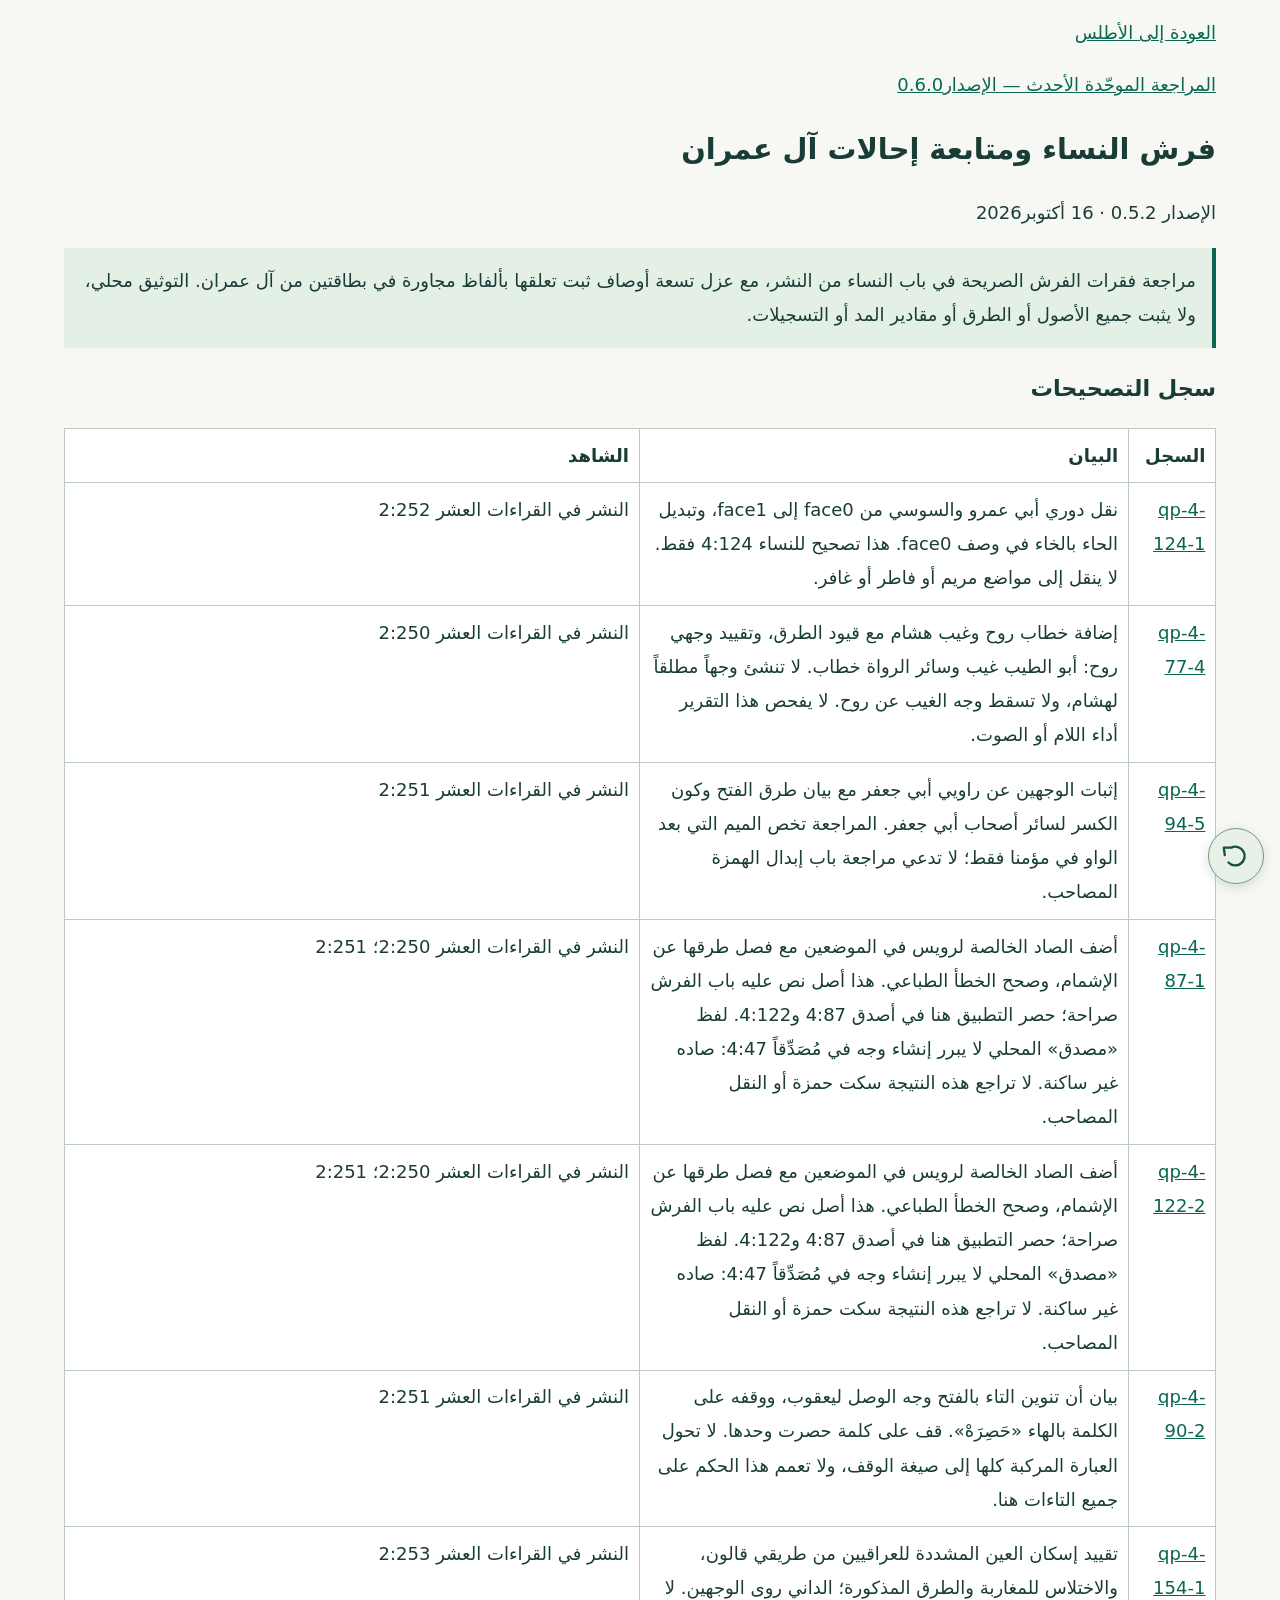
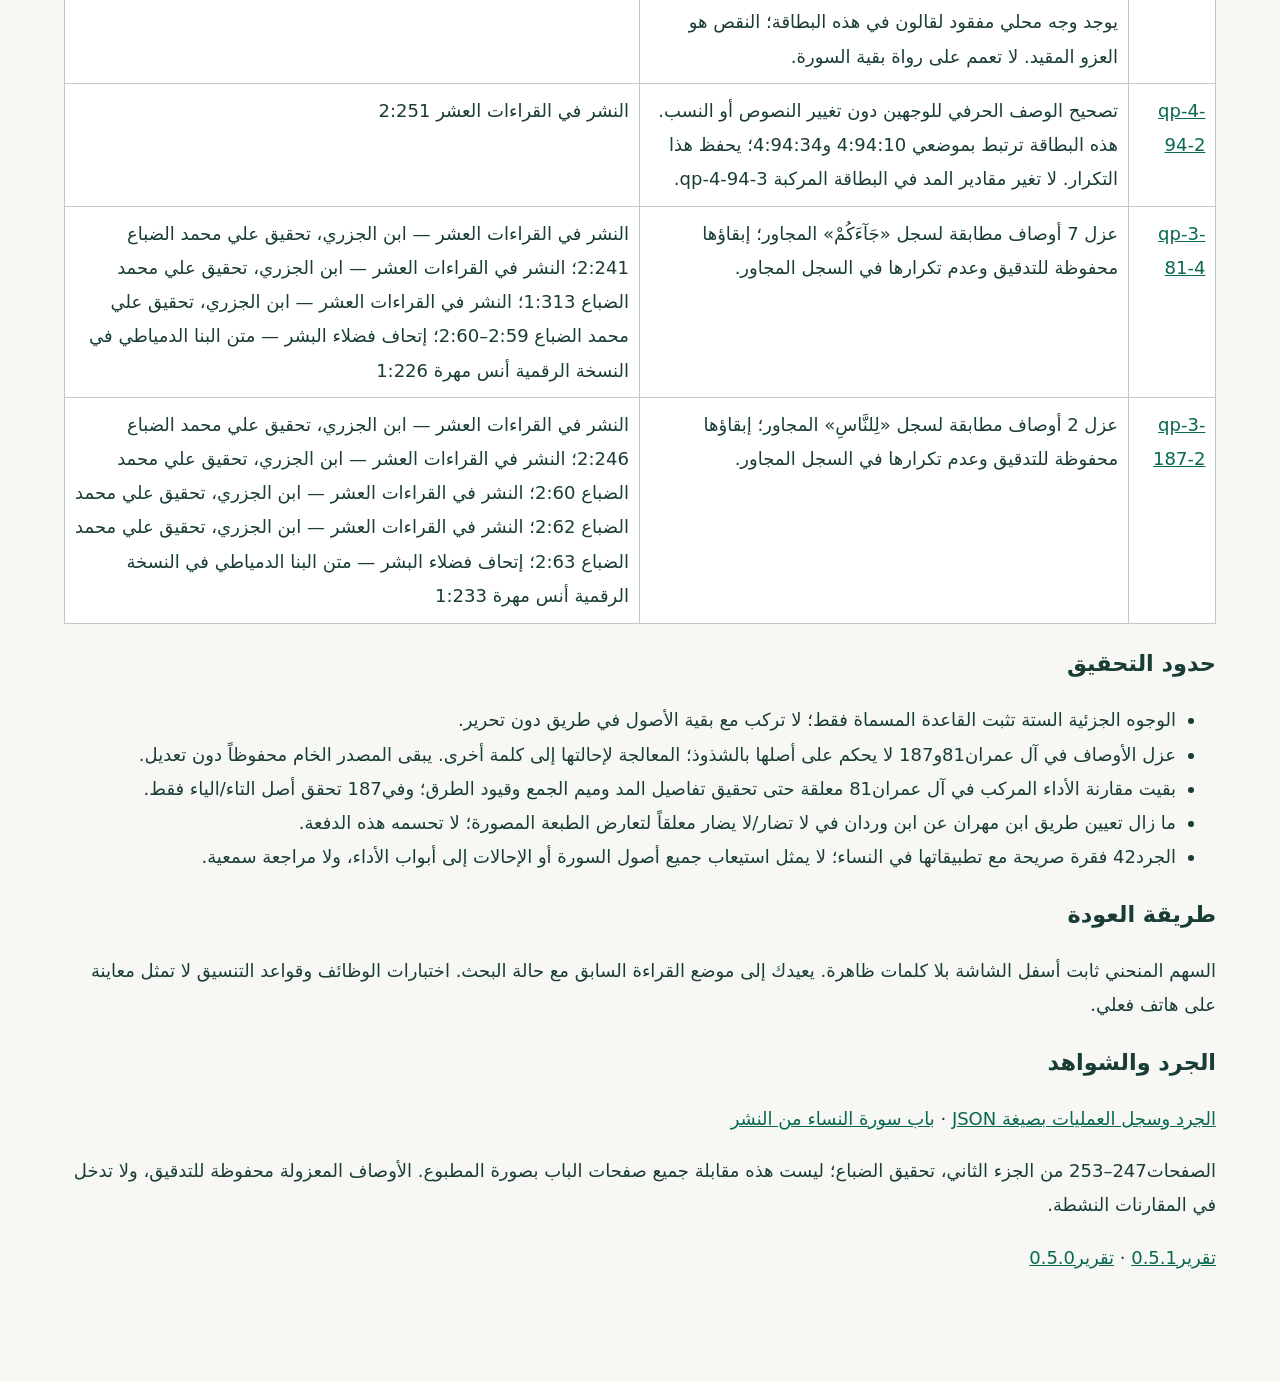
<file: review-0.5.2.html>
<!doctype html><html lang="ar" dir="rtl"><meta charset="utf-8"><meta name="viewport" content="width=device-width,initial-scale=1"><title>متابعة التحقيق — أطلس القراءات 0.5.2</title><style>body{font:1.125rem/1.9 system-ui,sans-serif;color:#193c37;background:#f7f8f4;margin:0;padding:1rem}main{max-width:72rem;margin:auto}a{color:#086651}h1{font-size:1.8rem}h2{font-size:1.4rem}.table-wrap{overflow:auto}table{border-collapse:collapse;width:100%;background:white}th,td{border:1px solid #bdcbc3;padding:.6rem;text-align:right;vertical-align:top}.notice{padding:1rem;background:#e4efe5;border-inline-start:4px solid #0c6651}@media print{.table-wrap{overflow:visible}}</style><link rel="stylesheet" href="assets/back-control.css?v=0.5.2"><main><a href="index.html#learn/method">العودة إلى الأطلس</a><p><a href="review-all.html">المراجعة الموحّدة الأحدث — الإصدار0.6.0</a></p><h1>فرش النساء ومتابعة إحالات آل عمران</h1><p>الإصدار 0.5.2 · 16 أكتوبر2026</p><p class="notice">مراجعة فقرات الفرش الصريحة في باب النساء من النشر، مع عزل تسعة أوصاف ثبت تعلقها بألفاظ مجاورة في بطاقتين من آل عمران. التوثيق محلي، ولا يثبت جميع الأصول أو الطرق أو مقادير المد أو التسجيلات.</p><h2>سجل التصحيحات</h2><div class="table-wrap"><table><thead><tr><th>السجل</th><th>البيان</th><th>الشاهد</th></tr></thead><tbody><tr><td><a href="index.html#search?record=qp-4-124-1">qp-4-124-1</a></td><td>نقل دوري أبي عمرو والسوسي من face0 إلى face1، وتبديل الحاء بالخاء في وصف face0. هذا تصحيح للنساء 4:124 فقط. لا ينقل إلى مواضع مريم أو فاطر أو غافر.</td><td>النشر في القراءات العشر 2:252</td></tr><tr><td><a href="index.html#search?record=qp-4-77-4">qp-4-77-4</a></td><td>إضافة خطاب روح وغيب هشام مع قيود الطرق، وتقييد وجهي روح: أبو الطيب غيب وسائر الرواة خطاب. لا تنشئ وجهاً مطلقاً لهشام، ولا تسقط وجه الغيب عن روح. لا يفحص هذا التقرير أداء اللام أو الصوت.</td><td>النشر في القراءات العشر 2:250</td></tr><tr><td><a href="index.html#search?record=qp-4-94-5">qp-4-94-5</a></td><td>إثبات الوجهين عن راويي أبي جعفر مع بيان طرق الفتح وكون الكسر لسائر أصحاب أبي جعفر. المراجعة تخص الميم التي بعد الواو في مؤمنا فقط؛ لا تدعي مراجعة باب إبدال الهمزة المصاحب.</td><td>النشر في القراءات العشر 2:251</td></tr><tr><td><a href="index.html#search?record=qp-4-87-1">qp-4-87-1</a></td><td>أضف الصاد الخالصة لرويس في الموضعين مع فصل طرقها عن الإشمام، وصحح الخطأ الطباعي. هذا أصل نص عليه باب الفرش صراحة؛ حصر التطبيق هنا في أصدق 4:87 و4:122. لفظ «مصدق» المحلي لا يبرر إنشاء وجه في مُصَدِّقاً 4:47: صاده غير ساكنة. لا تراجع هذه النتيجة سكت حمزة أو النقل المصاحب.</td><td>النشر في القراءات العشر 2:250؛ 2:251</td></tr><tr><td><a href="index.html#search?record=qp-4-122-2">qp-4-122-2</a></td><td>أضف الصاد الخالصة لرويس في الموضعين مع فصل طرقها عن الإشمام، وصحح الخطأ الطباعي. هذا أصل نص عليه باب الفرش صراحة؛ حصر التطبيق هنا في أصدق 4:87 و4:122. لفظ «مصدق» المحلي لا يبرر إنشاء وجه في مُصَدِّقاً 4:47: صاده غير ساكنة. لا تراجع هذه النتيجة سكت حمزة أو النقل المصاحب.</td><td>النشر في القراءات العشر 2:250؛ 2:251</td></tr><tr><td><a href="index.html#search?record=qp-4-90-2">qp-4-90-2</a></td><td>بيان أن تنوين التاء بالفتح وجه الوصل ليعقوب، ووقفه على الكلمة بالهاء «حَصِرَهْ». قف على كلمة حصرت وحدها. لا تحول العبارة المركبة كلها إلى صيغة الوقف، ولا تعمم هذا الحكم على جميع التاءات هنا.</td><td>النشر في القراءات العشر 2:251</td></tr><tr><td><a href="index.html#search?record=qp-4-154-1">qp-4-154-1</a></td><td>تقييد إسكان العين المشددة للعراقيين من طريقي قالون، والاختلاس للمغاربة والطرق المذكورة؛ الداني روى الوجهين. لا يوجد وجه محلي مفقود لقالون في هذه البطاقة؛ النقص هو العزو المقيد. لا تعمم على رواة بقية السورة.</td><td>النشر في القراءات العشر 2:253</td></tr><tr><td><a href="index.html#search?record=qp-4-94-2">qp-4-94-2</a></td><td>تصحيح الوصف الحرفي للوجهين دون تغيير النصوص أو النسب. هذه البطاقة ترتبط بموضعي 4:94:10 و4:94:34؛ يحفظ هذا التكرار. لا تغير مقادير المد في البطاقة المركبة qp-4-94-3.</td><td>النشر في القراءات العشر 2:251</td></tr><tr><td><a href="index.html#search?record=qp-3-81-4">qp-3-81-4</a></td><td>عزل 7 أوصاف مطابقة لسجل «جَآءَكُمْ» المجاور؛ إبقاؤها محفوظة للتدقيق وعدم تكرارها في السجل المجاور.</td><td>النشر في القراءات العشر — ابن الجزري، تحقيق علي محمد الضباع 2:241؛ النشر في القراءات العشر — ابن الجزري، تحقيق علي محمد الضباع 1:313؛ النشر في القراءات العشر — ابن الجزري، تحقيق علي محمد الضباع 2:59–2:60؛ إتحاف فضلاء البشر — متن البنا الدمياطي في النسخة الرقمية أنس مهرة 1:226</td></tr><tr><td><a href="index.html#search?record=qp-3-187-2">qp-3-187-2</a></td><td>عزل 2 أوصاف مطابقة لسجل «لِلنَّاسِ» المجاور؛ إبقاؤها محفوظة للتدقيق وعدم تكرارها في السجل المجاور.</td><td>النشر في القراءات العشر — ابن الجزري، تحقيق علي محمد الضباع 2:246؛ النشر في القراءات العشر — ابن الجزري، تحقيق علي محمد الضباع 2:60؛ النشر في القراءات العشر — ابن الجزري، تحقيق علي محمد الضباع 2:62؛ النشر في القراءات العشر — ابن الجزري، تحقيق علي محمد الضباع 2:63؛ إتحاف فضلاء البشر — متن البنا الدمياطي في النسخة الرقمية أنس مهرة 1:233</td></tr></tbody></table></div><h2>حدود التحقيق</h2><ul><li>الوجوه الجزئية الستة تثبت القاعدة المسماة فقط؛ لا تركب مع بقية الأصول في طريق دون تحرير.</li><li>عزل الأوصاف في آل عمران81و187 لا يحكم على أصلها بالشذوذ؛ المعالجة لإحالتها إلى كلمة أخرى. يبقى المصدر الخام محفوظاً دون تعديل.</li><li>بقيت مقارنة الأداء المركب في آل عمران81 معلقة حتى تحقيق تفاصيل المد وميم الجمع وقيود الطرق؛ وفي187 تحقق أصل التاء/الياء فقط.</li><li>ما زال تعيين طريق ابن مهران عن ابن وردان في لا تضار/لا يضار معلقاً لتعارض الطبعة المصورة؛ لا تحسمه هذه الدفعة.</li><li>الجرد42 فقرة صريحة مع تطبيقاتها في النساء؛ لا يمثل استيعاب جميع أصول السورة أو الإحالات إلى أبواب الأداء، ولا مراجعة سمعية.</li></ul><h2>طريقة العودة</h2><p>السهم المنحني ثابت أسفل الشاشة بلا كلمات ظاهرة. يعيدك إلى موضع القراءة السابق مع حالة البحث. اختبارات الوظائف وقواعد التنسيق لا تمثل معاينة على هاتف فعلي.</p><h2>الجرد والشواهد</h2><p><a href="assets/scholarly-review-0.5.2.json">الجرد وسجل العمليات بصيغة JSON</a> · <a href="https://www.islamweb.net/ar/library/content/70/233/سورة-النساء">باب سورة النساء من النشر</a></p><p>الصفحات247–253 من الجزء الثاني، تحقيق الضباع؛ ليست هذه مقابلة جميع صفحات الباب بصورة المطبوع. الأوصاف المعزولة محفوظة للتدقيق، ولا تدخل في المقارنات النشطة.</p><p><a href="review-next.html">تقرير0.5.1</a> · <a href="review.html">تقرير0.5.0</a></p><div class="back-tools"><button class="back-button" data-document-back type="button" aria-label="العودة إلى الصفحة السابقة"><svg viewBox="0 0 32 32" aria-hidden="true" focusable="false"><path d="M11 7a10 10 0 1 1-3 16M11 7H3m0 0 1 8"/></svg></button></div></main><script src="assets/document-back.js?v=0.5.2" defer></script></html>
</file>
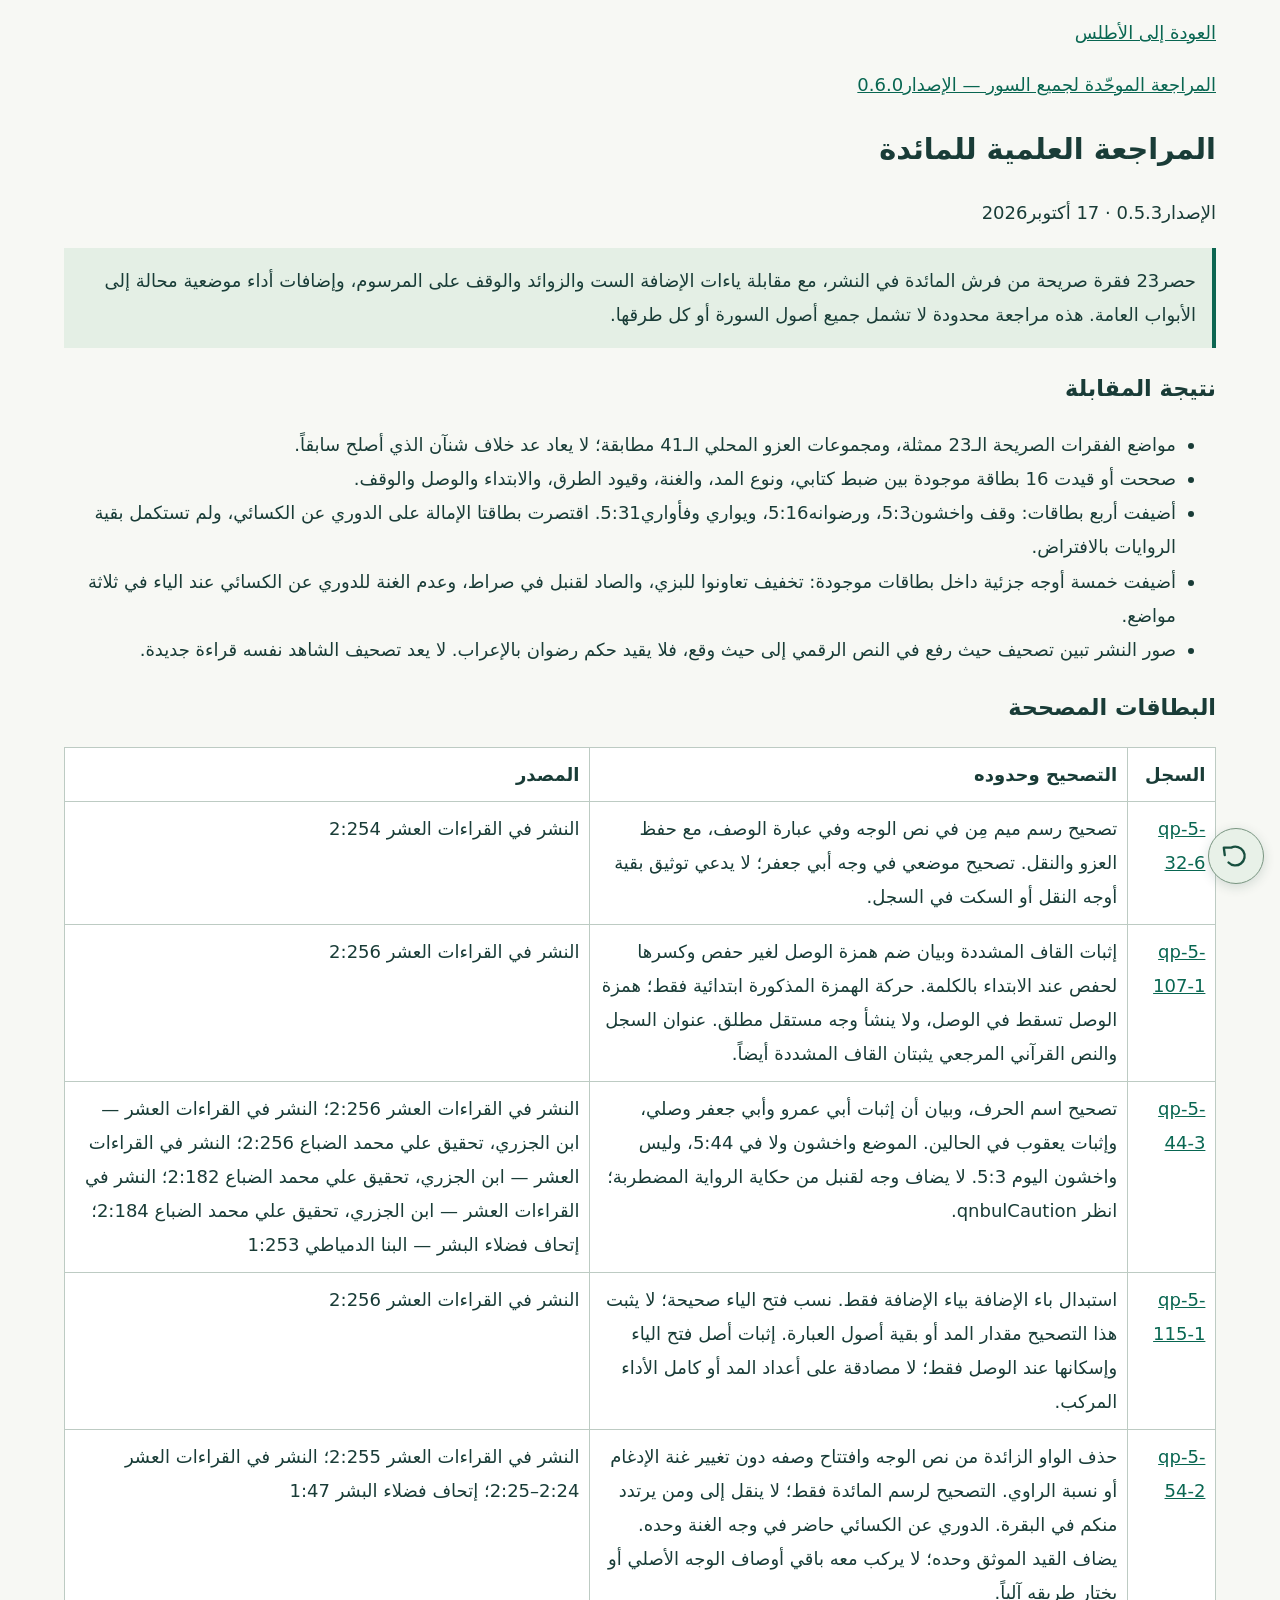
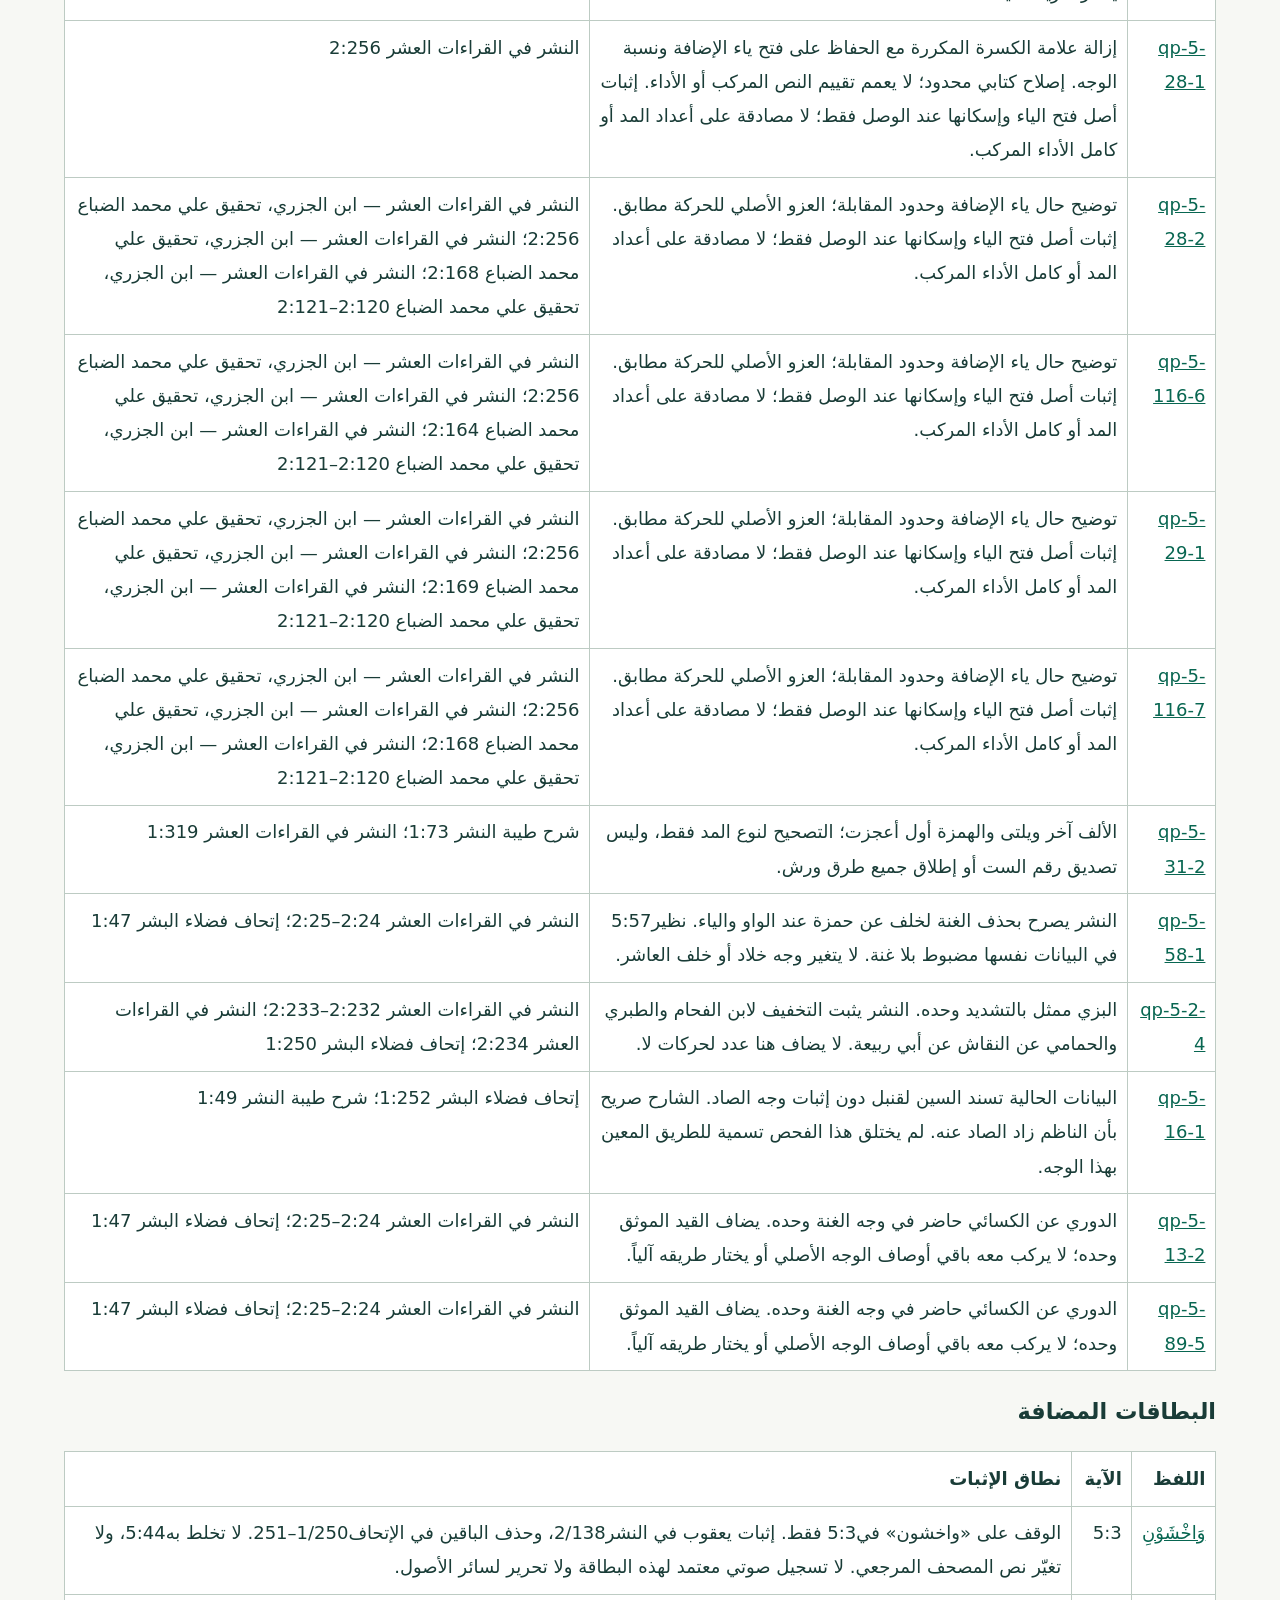
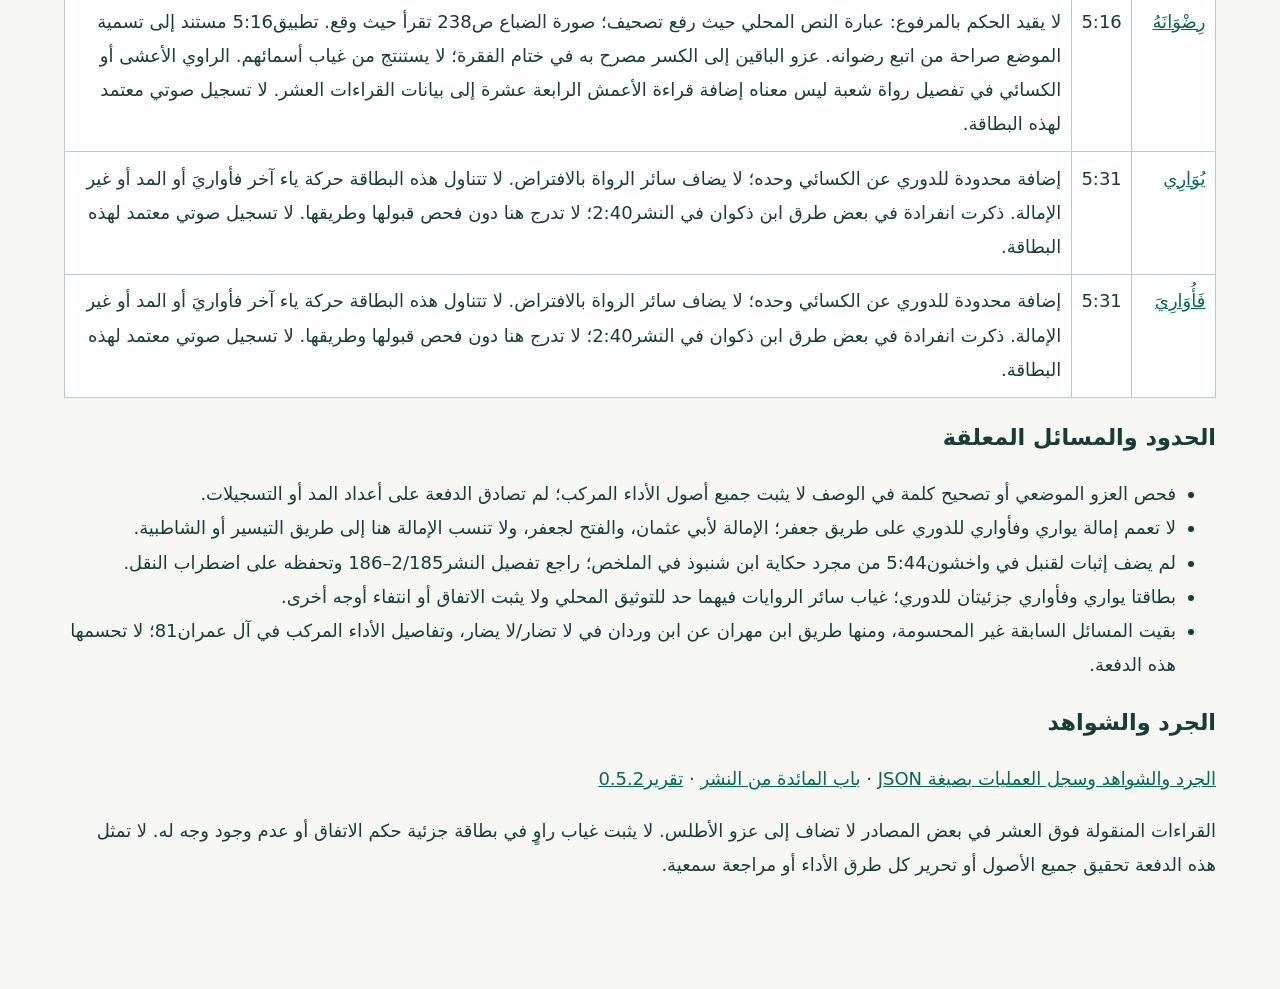
<file: review-0.5.3.html>
<!doctype html><html lang="ar" dir="rtl"><meta charset="utf-8"><meta name="viewport" content="width=device-width,initial-scale=1"><title>المراجعة العلمية للمائدة — أطلس القراءات0.5.3</title><style>body{font:1.125rem/1.9 system-ui,sans-serif;color:#193c37;background:#f7f8f4;margin:0;padding:1rem}main{max-width:72rem;margin:auto}a{color:#086651}h1{font-size:1.8rem}h2{font-size:1.4rem}.table-wrap{overflow:auto}table{border-collapse:collapse;width:100%;background:white}th,td{border:1px solid #bdcbc3;padding:.6rem;text-align:right;vertical-align:top}.notice{padding:1rem;background:#e4efe5;border-inline-start:4px solid #0c6651}@media print{.table-wrap{overflow:visible}}</style><link rel="stylesheet" href="assets/back-control.css?v=0.5.3"><main><a href="index.html#learn/method">العودة إلى الأطلس</a><p><a href="review-all.html">المراجعة الموحّدة لجميع السور — الإصدار0.6.0</a></p><h1>المراجعة العلمية للمائدة</h1><p>الإصدار0.5.3 · 17 أكتوبر2026</p><p class="notice">حصر23 فقرة صريحة من فرش المائدة في النشر، مع مقابلة ياءات الإضافة الست والزوائد والوقف على المرسوم، وإضافات أداء موضعية محالة إلى الأبواب العامة. هذه مراجعة محدودة لا تشمل جميع أصول السورة أو كل طرقها.</p><h2>نتيجة المقابلة</h2><ul><li>مواضع الفقرات الصريحة الـ23 ممثلة، ومجموعات العزو المحلي الـ41 مطابقة؛ لا يعاد عد خلاف شنآن الذي أصلح سابقاً.</li><li>صححت أو قيدت 16 بطاقة موجودة بين ضبط كتابي، ونوع المد، والغنة، وقيود الطرق، والابتداء والوصل والوقف.</li><li>أضيفت أربع بطاقات: وقف واخشون5:3، ورضوانه5:16، ويواري وفأواري5:31. اقتصرت بطاقتا الإمالة على الدوري عن الكسائي، ولم تستكمل بقية الروايات بالافتراض.</li><li>أضيفت خمسة أوجه جزئية داخل بطاقات موجودة: تخفيف تعاونوا للبزي، والصاد لقنبل في صراط، وعدم الغنة للدوري عن الكسائي عند الياء في ثلاثة مواضع.</li><li>صور النشر تبين تصحيف حيث رفع في النص الرقمي إلى حيث وقع، فلا يقيد حكم رضوان بالإعراب. لا يعد تصحيف الشاهد نفسه قراءة جديدة.</li></ul><h2>البطاقات المصححة</h2><div class="table-wrap"><table><thead><tr><th>السجل</th><th>التصحيح وحدوده</th><th>المصدر</th></tr></thead><tbody><tr><td><a href="index.html#search?record=qp-5-32-6">qp-5-32-6</a></td><td>تصحيح رسم ميم مِن في نص الوجه وفي عبارة الوصف، مع حفظ العزو والنقل. تصحيح موضعي في وجه أبي جعفر؛ لا يدعي توثيق بقية أوجه النقل أو السكت في السجل.</td><td>النشر في القراءات العشر 2:254</td></tr><tr><td><a href="index.html#search?record=qp-5-107-1">qp-5-107-1</a></td><td>إثبات القاف المشددة وبيان ضم همزة الوصل لغير حفص وكسرها لحفص عند الابتداء بالكلمة. حركة الهمزة المذكورة ابتدائية فقط؛ همزة الوصل تسقط في الوصل، ولا ينشأ وجه مستقل مطلق. عنوان السجل والنص القرآني المرجعي يثبتان القاف المشددة أيضاً.</td><td>النشر في القراءات العشر 2:256</td></tr><tr><td><a href="index.html#search?record=qp-5-44-3">qp-5-44-3</a></td><td>تصحيح اسم الحرف، وبيان أن إثبات أبي عمرو وأبي جعفر وصلي، وإثبات يعقوب في الحالين. الموضع واخشون ولا في 5:44، وليس واخشون اليوم 5:3. لا يضاف وجه لقنبل من حكاية الرواية المضطربة؛ انظر qnbulCaution.</td><td>النشر في القراءات العشر 2:256؛ النشر في القراءات العشر — ابن الجزري، تحقيق علي محمد الضباع 2:256؛ النشر في القراءات العشر — ابن الجزري، تحقيق علي محمد الضباع 2:182؛ النشر في القراءات العشر — ابن الجزري، تحقيق علي محمد الضباع 2:184؛ إتحاف فضلاء البشر — البنا الدمياطي 1:253</td></tr><tr><td><a href="index.html#search?record=qp-5-115-1">qp-5-115-1</a></td><td>استبدال باء الإضافة بياء الإضافة فقط. نسب فتح الياء صحيحة؛ لا يثبت هذا التصحيح مقدار المد أو بقية أصول العبارة. إثبات أصل فتح الياء وإسكانها عند الوصل فقط؛ لا مصادقة على أعداد المد أو كامل الأداء المركب.</td><td>النشر في القراءات العشر 2:256</td></tr><tr><td><a href="index.html#search?record=qp-5-54-2">qp-5-54-2</a></td><td>حذف الواو الزائدة من نص الوجه وافتتاح وصفه دون تغيير غنة الإدغام أو نسبة الراوي. التصحيح لرسم المائدة فقط؛ لا ينقل إلى ومن يرتدد منكم في البقرة. الدوري عن الكسائي حاضر في وجه الغنة وحده. يضاف القيد الموثق وحده؛ لا يركب معه باقي أوصاف الوجه الأصلي أو يختار طريقه آلياً.</td><td>النشر في القراءات العشر 2:255؛ النشر في القراءات العشر 2:24–2:25؛ إتحاف فضلاء البشر 1:47</td></tr><tr><td><a href="index.html#search?record=qp-5-28-1">qp-5-28-1</a></td><td>إزالة علامة الكسرة المكررة مع الحفاظ على فتح ياء الإضافة ونسبة الوجه. إصلاح كتابي محدود؛ لا يعمم تقييم النص المركب أو الأداء. إثبات أصل فتح الياء وإسكانها عند الوصل فقط؛ لا مصادقة على أعداد المد أو كامل الأداء المركب.</td><td>النشر في القراءات العشر 2:256</td></tr><tr><td><a href="index.html#search?record=qp-5-28-2">qp-5-28-2</a></td><td>توضيح حال ياء الإضافة وحدود المقابلة؛ العزو الأصلي للحركة مطابق. إثبات أصل فتح الياء وإسكانها عند الوصل فقط؛ لا مصادقة على أعداد المد أو كامل الأداء المركب.</td><td>النشر في القراءات العشر — ابن الجزري، تحقيق علي محمد الضباع 2:256؛ النشر في القراءات العشر — ابن الجزري، تحقيق علي محمد الضباع 2:168؛ النشر في القراءات العشر — ابن الجزري، تحقيق علي محمد الضباع 2:120–2:121</td></tr><tr><td><a href="index.html#search?record=qp-5-116-6">qp-5-116-6</a></td><td>توضيح حال ياء الإضافة وحدود المقابلة؛ العزو الأصلي للحركة مطابق. إثبات أصل فتح الياء وإسكانها عند الوصل فقط؛ لا مصادقة على أعداد المد أو كامل الأداء المركب.</td><td>النشر في القراءات العشر — ابن الجزري، تحقيق علي محمد الضباع 2:256؛ النشر في القراءات العشر — ابن الجزري، تحقيق علي محمد الضباع 2:164؛ النشر في القراءات العشر — ابن الجزري، تحقيق علي محمد الضباع 2:120–2:121</td></tr><tr><td><a href="index.html#search?record=qp-5-29-1">qp-5-29-1</a></td><td>توضيح حال ياء الإضافة وحدود المقابلة؛ العزو الأصلي للحركة مطابق. إثبات أصل فتح الياء وإسكانها عند الوصل فقط؛ لا مصادقة على أعداد المد أو كامل الأداء المركب.</td><td>النشر في القراءات العشر — ابن الجزري، تحقيق علي محمد الضباع 2:256؛ النشر في القراءات العشر — ابن الجزري، تحقيق علي محمد الضباع 2:169؛ النشر في القراءات العشر — ابن الجزري، تحقيق علي محمد الضباع 2:120–2:121</td></tr><tr><td><a href="index.html#search?record=qp-5-116-7">qp-5-116-7</a></td><td>توضيح حال ياء الإضافة وحدود المقابلة؛ العزو الأصلي للحركة مطابق. إثبات أصل فتح الياء وإسكانها عند الوصل فقط؛ لا مصادقة على أعداد المد أو كامل الأداء المركب.</td><td>النشر في القراءات العشر — ابن الجزري، تحقيق علي محمد الضباع 2:256؛ النشر في القراءات العشر — ابن الجزري، تحقيق علي محمد الضباع 2:168؛ النشر في القراءات العشر — ابن الجزري، تحقيق علي محمد الضباع 2:120–2:121</td></tr><tr><td><a href="index.html#search?record=qp-5-31-2">qp-5-31-2</a></td><td>الألف آخر ويلتى والهمزة أول أعجزت؛ التصحيح لنوع المد فقط، وليس تصديق رقم الست أو إطلاق جميع طرق ورش.</td><td>شرح طيبة النشر 1:73؛ النشر في القراءات العشر 1:319</td></tr><tr><td><a href="index.html#search?record=qp-5-58-1">qp-5-58-1</a></td><td>النشر يصرح بحذف الغنة لخلف عن حمزة عند الواو والياء. نظير5:57 في البيانات نفسها مضبوط بلا غنة. لا يتغير وجه خلاد أو خلف العاشر.</td><td>النشر في القراءات العشر 2:24–2:25؛ إتحاف فضلاء البشر 1:47</td></tr><tr><td><a href="index.html#search?record=qp-5-2-4">qp-5-2-4</a></td><td>البزي ممثل بالتشديد وحده. النشر يثبت التخفيف لابن الفحام والطبري والحمامي عن النقاش عن أبي ربيعة. لا يضاف هنا عدد لحركات لا.</td><td>النشر في القراءات العشر 2:232–2:233؛ النشر في القراءات العشر 2:234؛ إتحاف فضلاء البشر 1:250</td></tr><tr><td><a href="index.html#search?record=qp-5-16-1">qp-5-16-1</a></td><td>البيانات الحالية تسند السين لقنبل دون إثبات وجه الصاد. الشارح صريح بأن الناظم زاد الصاد عنه. لم يختلق هذا الفحص تسمية للطريق المعين بهذا الوجه.</td><td>إتحاف فضلاء البشر 1:252؛ شرح طيبة النشر 1:49</td></tr><tr><td><a href="index.html#search?record=qp-5-13-2">qp-5-13-2</a></td><td>الدوري عن الكسائي حاضر في وجه الغنة وحده. يضاف القيد الموثق وحده؛ لا يركب معه باقي أوصاف الوجه الأصلي أو يختار طريقه آلياً.</td><td>النشر في القراءات العشر 2:24–2:25؛ إتحاف فضلاء البشر 1:47</td></tr><tr><td><a href="index.html#search?record=qp-5-89-5">qp-5-89-5</a></td><td>الدوري عن الكسائي حاضر في وجه الغنة وحده. يضاف القيد الموثق وحده؛ لا يركب معه باقي أوصاف الوجه الأصلي أو يختار طريقه آلياً.</td><td>النشر في القراءات العشر 2:24–2:25؛ إتحاف فضلاء البشر 1:47</td></tr></tbody></table></div><h2>البطاقات المضافة</h2><div class="table-wrap"><table><thead><tr><th>اللفظ</th><th>الآية</th><th>نطاق الإثبات</th></tr></thead><tbody><tr><td><a href="index.html#search?q=5:3">وَاخْشَوْنِ</a></td><td>5:3</td><td>الوقف على «واخشون» في5:3 فقط. إثبات يعقوب في النشر2/138، وحذف الباقين في الإتحاف1/250–251. لا تخلط به5:44، ولا تغيّر نص المصحف المرجعي. لا تسجيل صوتي معتمد لهذه البطاقة ولا تحرير لسائر الأصول.</td></tr><tr><td><a href="index.html#search?q=5:16">رِضْوَانَهُ</a></td><td>5:16</td><td>لا يقيد الحكم بالمرفوع: عبارة النص المحلي حيث رفع تصحيف؛ صورة الضباع ص238 تقرأ حيث وقع. تطبيق5:16 مستند إلى تسمية الموضع صراحة من اتبع رضوانه. عزو الباقين إلى الكسر مصرح به في ختام الفقرة؛ لا يستنتج من غياب أسمائهم. الراوي الأعشى أو الكسائي في تفصيل رواة شعبة ليس معناه إضافة قراءة الأعمش الرابعة عشرة إلى بيانات القراءات العشر. لا تسجيل صوتي معتمد لهذه البطاقة.</td></tr><tr><td><a href="index.html#search?q=5:31">يُوَارِي</a></td><td>5:31</td><td>إضافة محدودة للدوري عن الكسائي وحده؛ لا يضاف سائر الرواة بالافتراض. لا تتناول هذه البطاقة حركة ياء آخر فأواريَ أو المد أو غير الإمالة. ذكرت انفرادة في بعض طرق ابن ذكوان في النشر2:40؛ لا تدرج هنا دون فحص قبولها وطريقها. لا تسجيل صوتي معتمد لهذه البطاقة.</td></tr><tr><td><a href="index.html#search?q=5:31">فَأُوَارِيَ</a></td><td>5:31</td><td>إضافة محدودة للدوري عن الكسائي وحده؛ لا يضاف سائر الرواة بالافتراض. لا تتناول هذه البطاقة حركة ياء آخر فأواريَ أو المد أو غير الإمالة. ذكرت انفرادة في بعض طرق ابن ذكوان في النشر2:40؛ لا تدرج هنا دون فحص قبولها وطريقها. لا تسجيل صوتي معتمد لهذه البطاقة.</td></tr></tbody></table></div><h2>الحدود والمسائل المعلقة</h2><ul><li>فحص العزو الموضعي أو تصحيح كلمة في الوصف لا يثبت جميع أصول الأداء المركب؛ لم تصادق الدفعة على أعداد المد أو التسجيلات.</li><li>لا تعمم إمالة يواري وفأواري للدوري على طريق جعفر؛ الإمالة لأبي عثمان، والفتح لجعفر، ولا تنسب الإمالة هنا إلى طريق التيسير أو الشاطبية.</li><li>لم يضف إثبات لقنبل في واخشون5:44 من مجرد حكاية ابن شنبوذ في الملخص؛ راجع تفصيل النشر2/185–186 وتحفظه على اضطراب النقل.</li><li>بطاقتا يواري وفأواري جزئيتان للدوري؛ غياب سائر الروايات فيهما حد للتوثيق المحلي ولا يثبت الاتفاق أو انتفاء أوجه أخرى.</li><li>بقيت المسائل السابقة غير المحسومة، ومنها طريق ابن مهران عن ابن وردان في لا تضار/لا يضار، وتفاصيل الأداء المركب في آل عمران81؛ لا تحسمها هذه الدفعة.</li></ul><h2>الجرد والشواهد</h2><p><a href="assets/scholarly-review-0.5.3.json">الجرد والشواهد وسجل العمليات بصيغة JSON</a> · <a href="https://gcp.islamweb.net/ar/library/content/70/234/سورة-المائدة">باب المائدة من النشر</a> · <a href="review-0.5.2.html">تقرير0.5.2</a></p><p>القراءات المنقولة فوق العشر في بعض المصادر لا تضاف إلى عزو الأطلس. لا يثبت غياب راوٍ في بطاقة جزئية حكم الاتفاق أو عدم وجود وجه له. لا تمثل هذه الدفعة تحقيق جميع الأصول أو تحرير كل طرق الأداء أو مراجعة سمعية.</p><div class="back-tools"><button class="back-button" data-document-back type="button" aria-label="العودة إلى الصفحة السابقة"><svg viewBox="0 0 32 32" aria-hidden="true" focusable="false"><path d="M11 7a10 10 0 1 1-3 16M11 7H3m0 0 1 8"/></svg></button></div></main><script src="assets/document-back.js?v=0.5.3" defer></script></html>
</file>
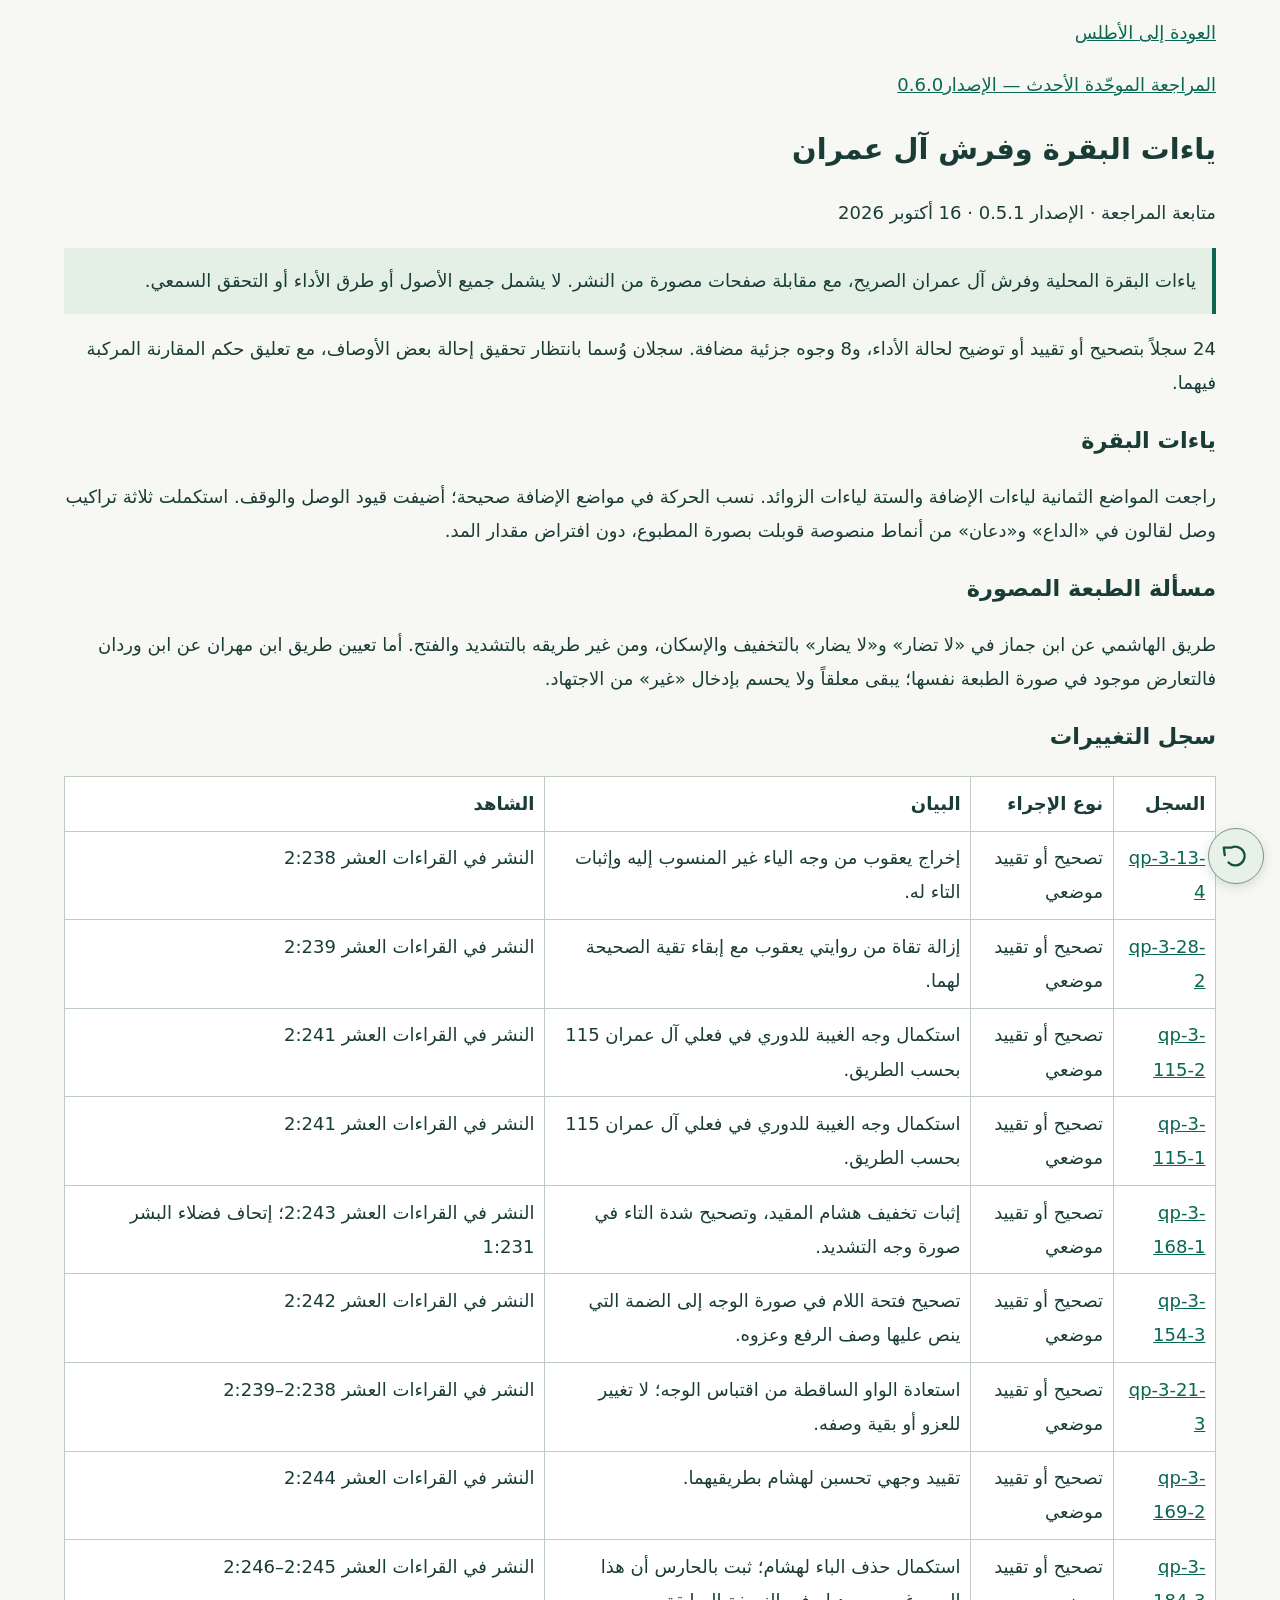
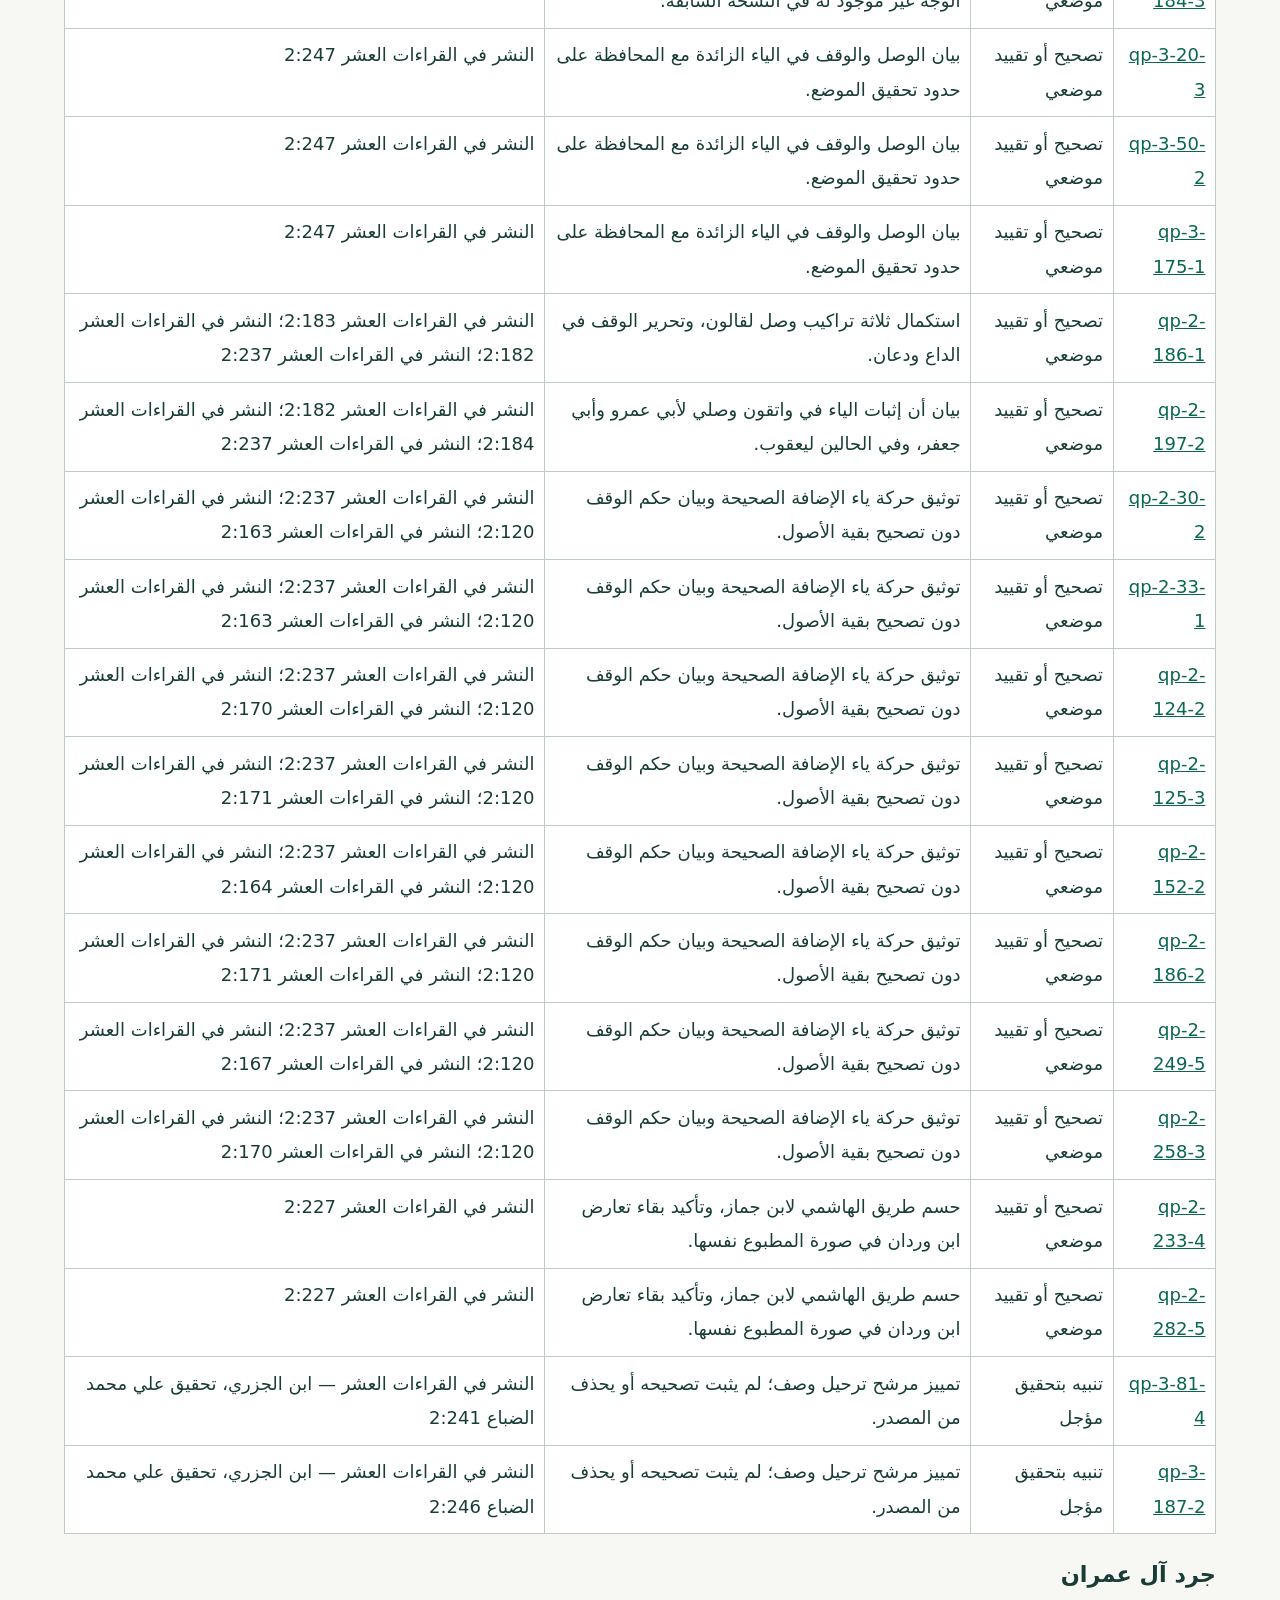
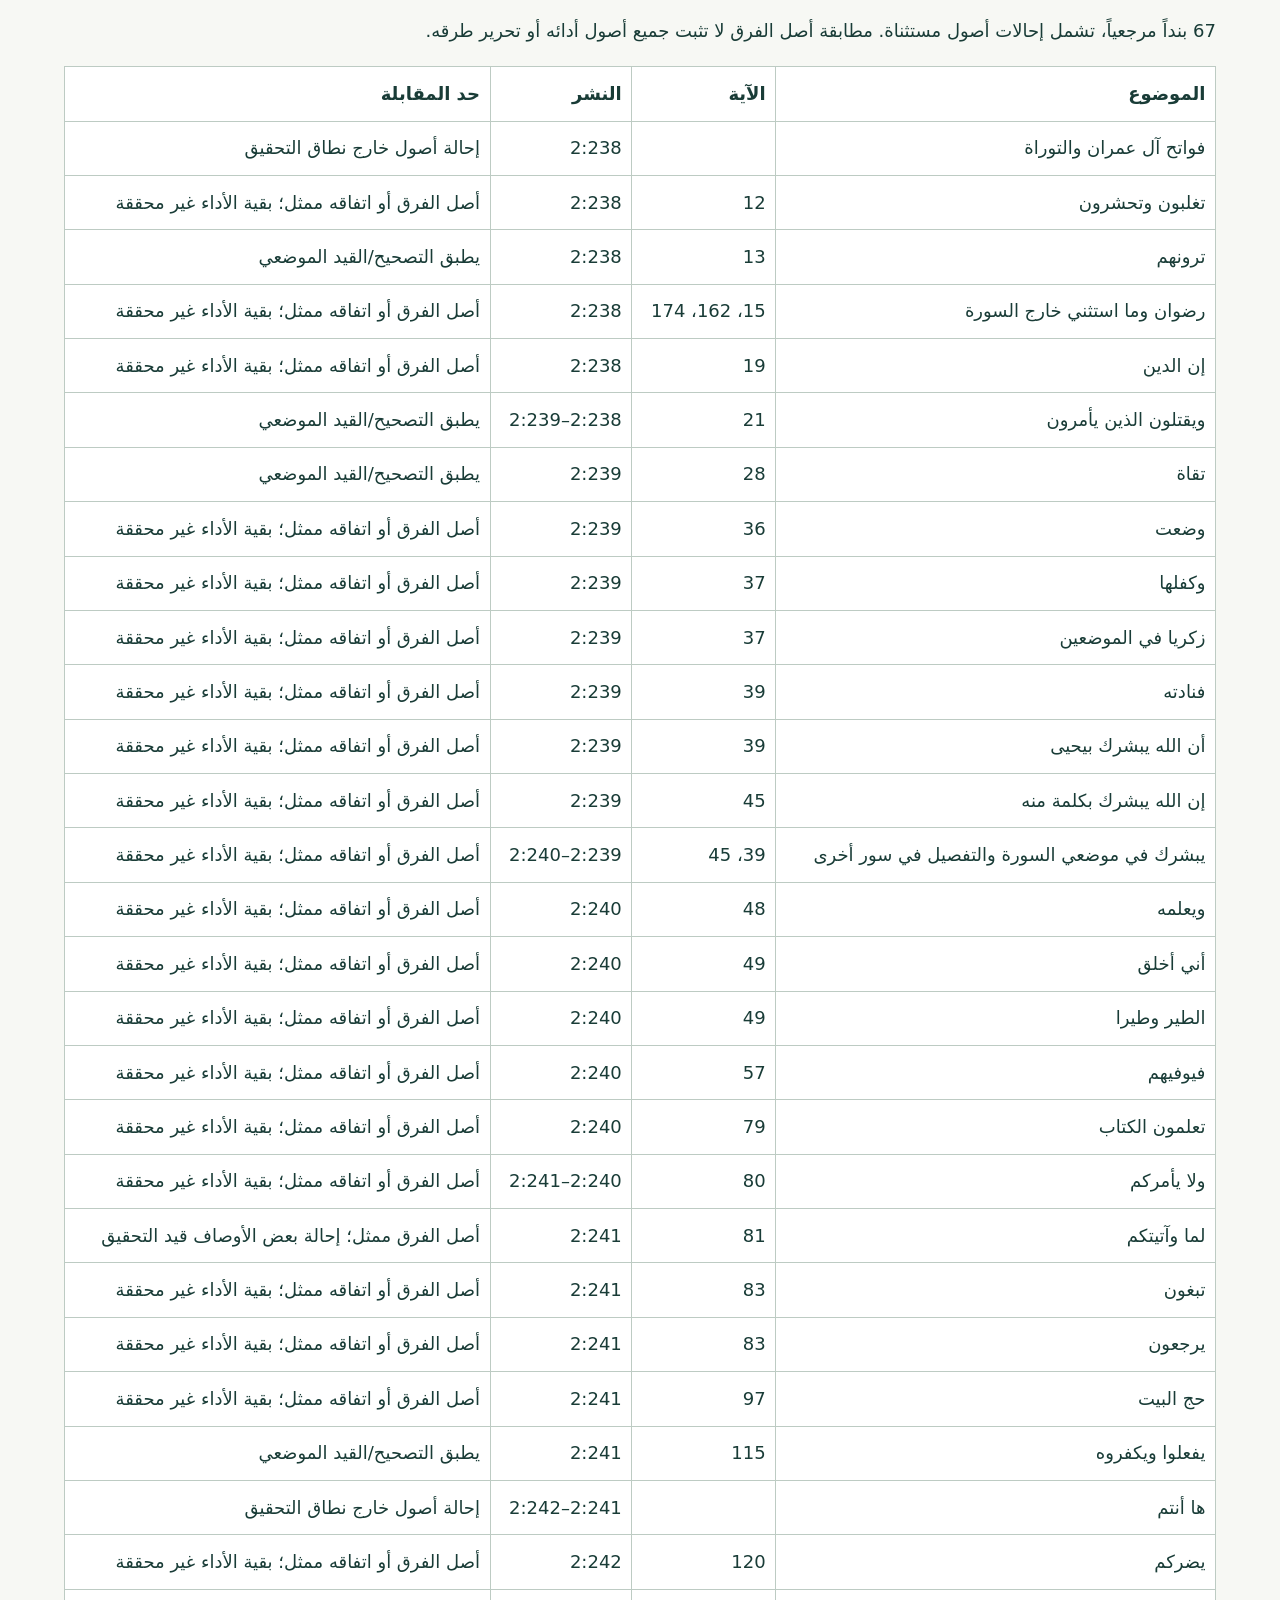
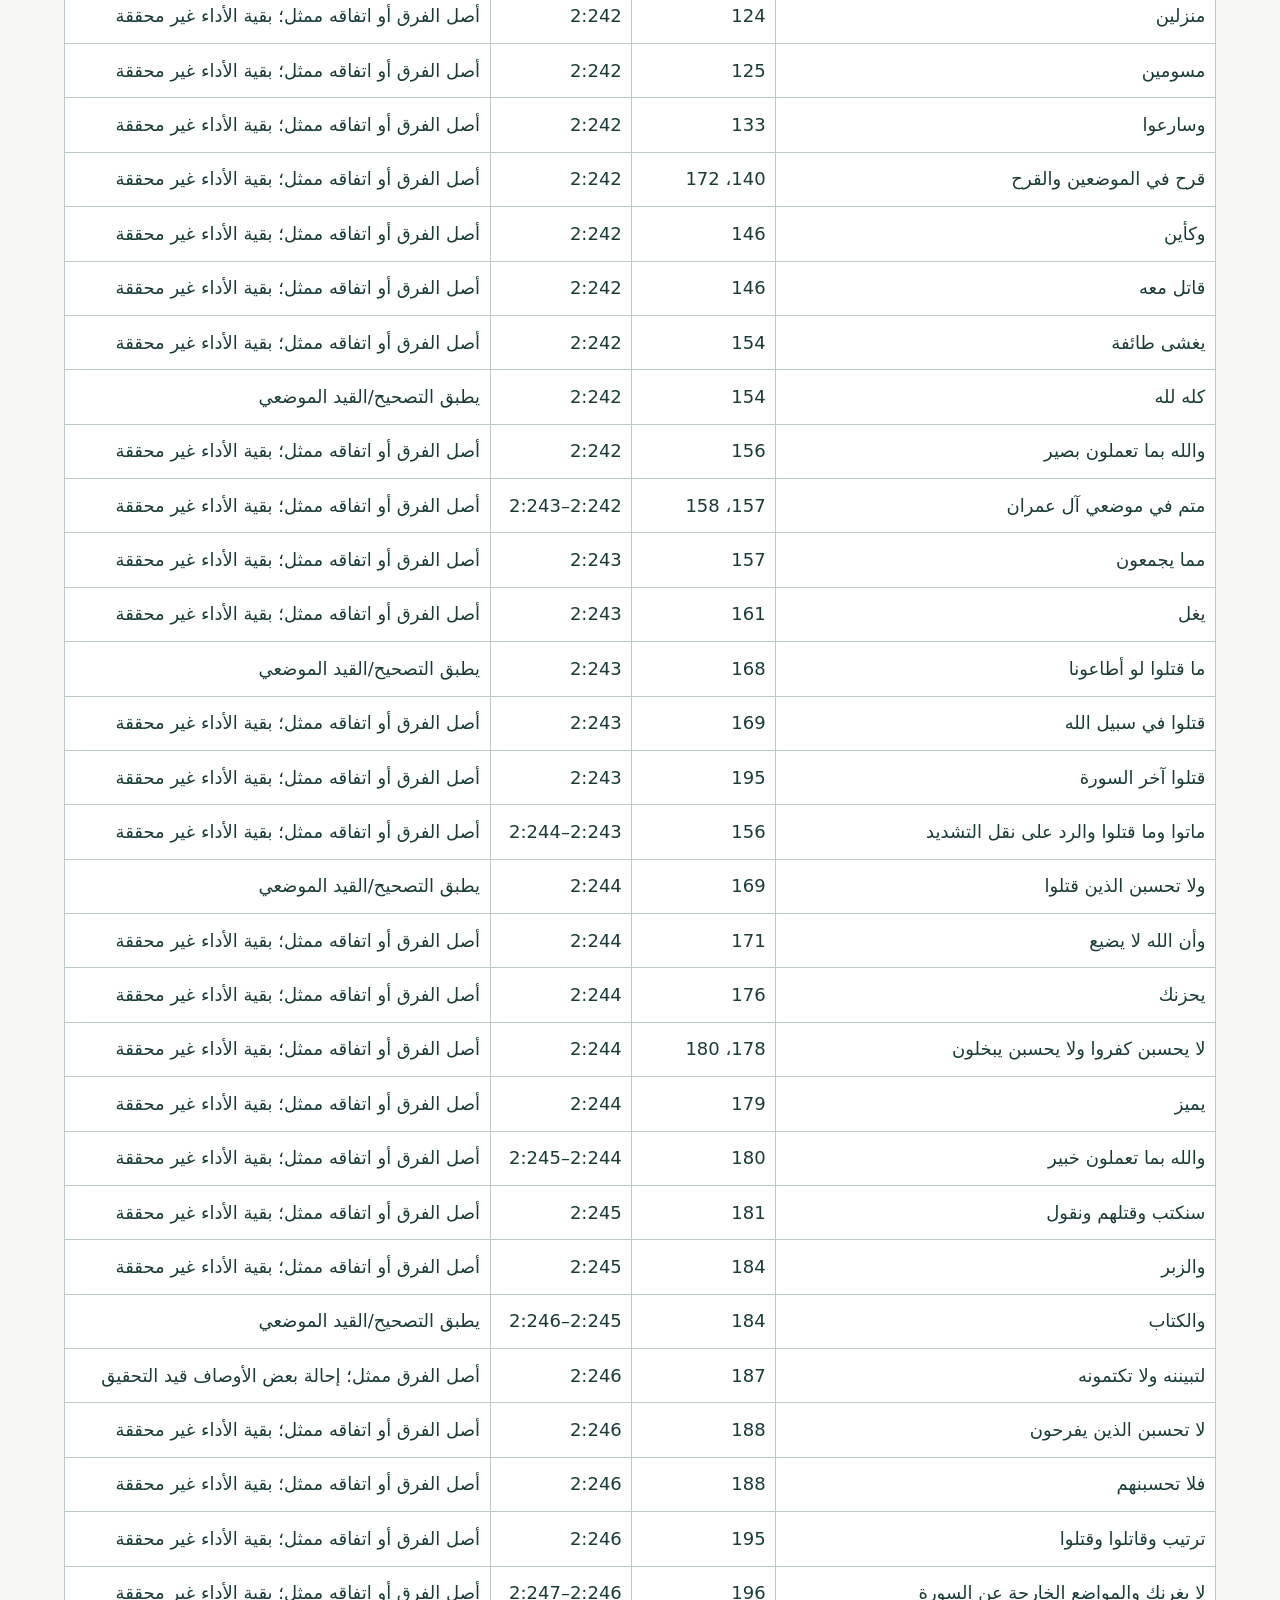
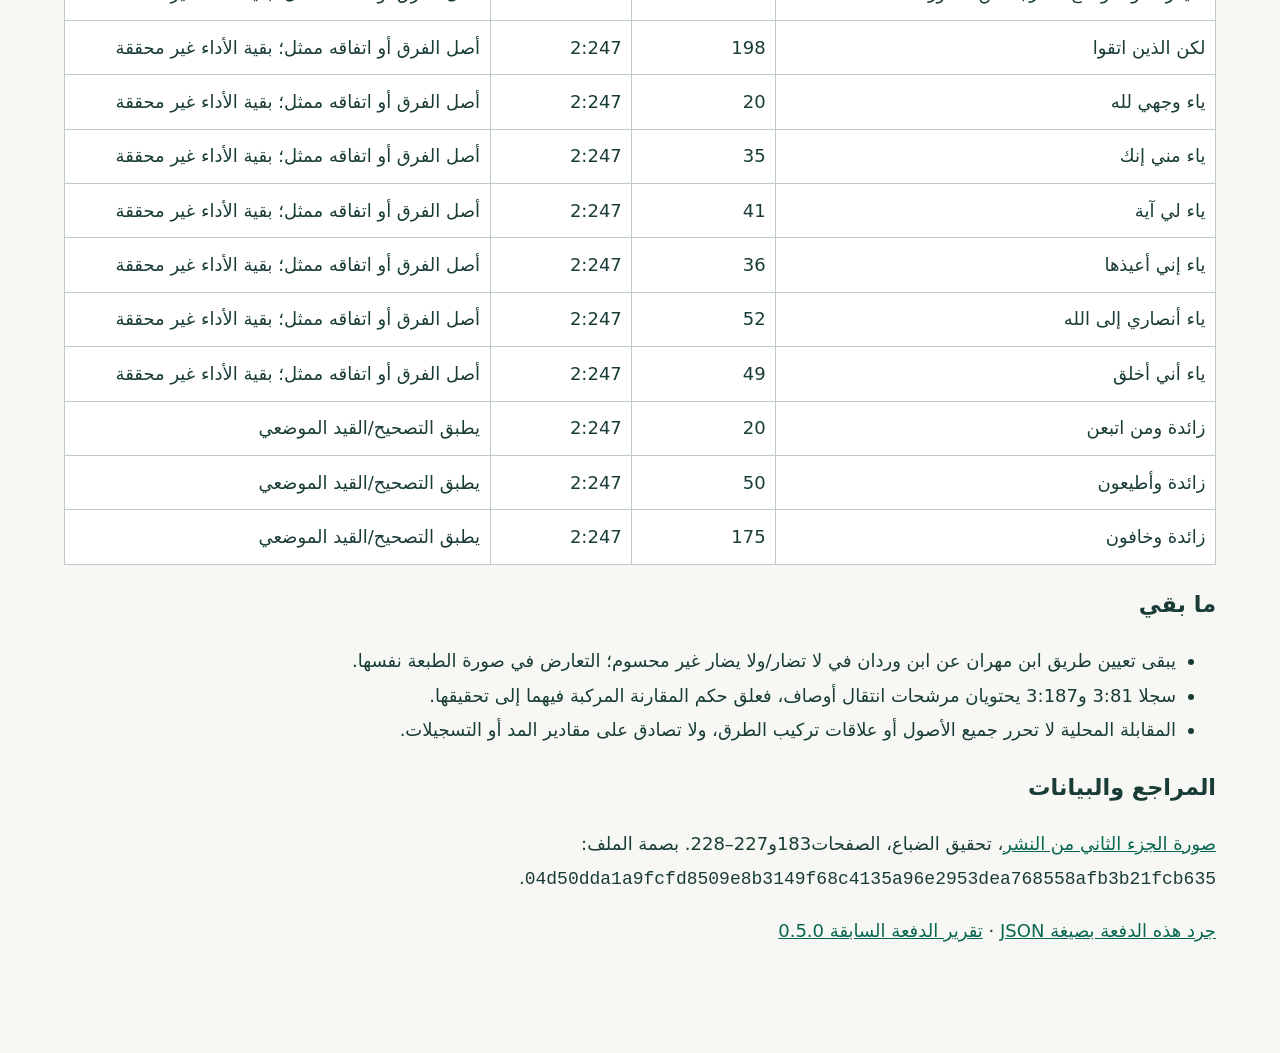
<file: review-next.html>
<!doctype html><html lang="ar" dir="rtl"><meta charset="utf-8"><meta name="viewport" content="width=device-width,initial-scale=1"><title>متابعة المراجعة — أطلس القراءات 0.5.1</title><style>body{font:1.125rem/1.9 system-ui,sans-serif;color:#193c37;background:#f7f8f4;margin:0;padding:1rem}main{max-width:72rem;margin:auto}a{color:#086651}h1{font-size:1.8rem}h2{font-size:1.4rem}.table-wrap{overflow:auto}table{border-collapse:collapse;width:100%;background:white}th,td{border:1px solid #bdcbc3;padding:.6rem;text-align:right;vertical-align:top}code{overflow-wrap:anywhere}button{font:inherit;min-height:3rem;padding:.7rem 1.2rem;background:#e8f1e8;color:#174f3f;border:1px solid #789480;border-radius:.6rem}.notice{padding:1rem;background:#e4efe5;border-inline-start:4px solid #0c6651}@media print{button{display:none}.table-wrap{overflow:visible}}</style><link rel="stylesheet" href="assets/back-control.css?v=0.5.2"><main><a href="index.html#learn/method">العودة إلى الأطلس</a><p><a href="review-all.html">المراجعة الموحّدة الأحدث — الإصدار0.6.0</a></p><h1>ياءات البقرة وفرش آل عمران</h1><p>متابعة المراجعة · الإصدار 0.5.1 · 16 أكتوبر 2026</p><p class="notice">ياءات البقرة المحلية وفرش آل عمران الصريح، مع مقابلة صفحات مصورة من النشر. لا يشمل جميع الأصول أو طرق الأداء أو التحقق السمعي.</p><p>24 سجلاً بتصحيح أو تقييد أو توضيح لحالة الأداء، و8 وجوه جزئية مضافة. سجلان وُسما بانتظار تحقيق إحالة بعض الأوصاف، مع تعليق حكم المقارنة المركبة فيهما.</p><h2>ياءات البقرة</h2><p>راجعت المواضع الثمانية لياءات الإضافة والستة لياءات الزوائد. نسب الحركة في مواضع الإضافة صحيحة؛ أضيفت قيود الوصل والوقف. استكملت ثلاثة تراكيب وصل لقالون في «الداع» و«دعان» من أنماط منصوصة قوبلت بصورة المطبوع، دون افتراض مقدار المد.</p><h2>مسألة الطبعة المصورة</h2><p>طريق الهاشمي عن ابن جماز في «لا تضار» و«لا يضار» بالتخفيف والإسكان، ومن غير طريقه بالتشديد والفتح. أما تعيين طريق ابن مهران عن ابن وردان فالتعارض موجود في صورة الطبعة نفسها؛ يبقى معلقاً ولا يحسم بإدخال «غير» من الاجتهاد.</p><h2>سجل التغييرات</h2><div class="table-wrap"><table><thead><tr><th>السجل</th><th>نوع الإجراء</th><th>البيان</th><th>الشاهد</th></tr></thead><tbody><tr><td><a href="index.html#search?record=qp-3-13-4">qp-3-13-4</a></td><td>تصحيح أو تقييد موضعي</td><td>إخراج يعقوب من وجه الياء غير المنسوب إليه وإثبات التاء له.</td><td>النشر في القراءات العشر 2:238</td></tr><tr><td><a href="index.html#search?record=qp-3-28-2">qp-3-28-2</a></td><td>تصحيح أو تقييد موضعي</td><td>إزالة تقاة من روايتي يعقوب مع إبقاء تقية الصحيحة لهما.</td><td>النشر في القراءات العشر 2:239</td></tr><tr><td><a href="index.html#search?record=qp-3-115-2">qp-3-115-2</a></td><td>تصحيح أو تقييد موضعي</td><td>استكمال وجه الغيبة للدوري في فعلي آل عمران 115 بحسب الطريق.</td><td>النشر في القراءات العشر 2:241</td></tr><tr><td><a href="index.html#search?record=qp-3-115-1">qp-3-115-1</a></td><td>تصحيح أو تقييد موضعي</td><td>استكمال وجه الغيبة للدوري في فعلي آل عمران 115 بحسب الطريق.</td><td>النشر في القراءات العشر 2:241</td></tr><tr><td><a href="index.html#search?record=qp-3-168-1">qp-3-168-1</a></td><td>تصحيح أو تقييد موضعي</td><td>إثبات تخفيف هشام المقيد، وتصحيح شدة التاء في صورة وجه التشديد.</td><td>النشر في القراءات العشر 2:243؛ إتحاف فضلاء البشر 1:231</td></tr><tr><td><a href="index.html#search?record=qp-3-154-3">qp-3-154-3</a></td><td>تصحيح أو تقييد موضعي</td><td>تصحيح فتحة اللام في صورة الوجه إلى الضمة التي ينص عليها وصف الرفع وعزوه.</td><td>النشر في القراءات العشر 2:242</td></tr><tr><td><a href="index.html#search?record=qp-3-21-3">qp-3-21-3</a></td><td>تصحيح أو تقييد موضعي</td><td>استعادة الواو الساقطة من اقتباس الوجه؛ لا تغيير للعزو أو بقية وصفه.</td><td>النشر في القراءات العشر 2:238–2:239</td></tr><tr><td><a href="index.html#search?record=qp-3-169-2">qp-3-169-2</a></td><td>تصحيح أو تقييد موضعي</td><td>تقييد وجهي تحسبن لهشام بطريقيهما.</td><td>النشر في القراءات العشر 2:244</td></tr><tr><td><a href="index.html#search?record=qp-3-184-3">qp-3-184-3</a></td><td>تصحيح أو تقييد موضعي</td><td>استكمال حذف الباء لهشام؛ ثبت بالحارس أن هذا الوجه غير موجود له في النسخة السابقة.</td><td>النشر في القراءات العشر 2:245–2:246</td></tr><tr><td><a href="index.html#search?record=qp-3-20-3">qp-3-20-3</a></td><td>تصحيح أو تقييد موضعي</td><td>بيان الوصل والوقف في الياء الزائدة مع المحافظة على حدود تحقيق الموضع.</td><td>النشر في القراءات العشر 2:247</td></tr><tr><td><a href="index.html#search?record=qp-3-50-2">qp-3-50-2</a></td><td>تصحيح أو تقييد موضعي</td><td>بيان الوصل والوقف في الياء الزائدة مع المحافظة على حدود تحقيق الموضع.</td><td>النشر في القراءات العشر 2:247</td></tr><tr><td><a href="index.html#search?record=qp-3-175-1">qp-3-175-1</a></td><td>تصحيح أو تقييد موضعي</td><td>بيان الوصل والوقف في الياء الزائدة مع المحافظة على حدود تحقيق الموضع.</td><td>النشر في القراءات العشر 2:247</td></tr><tr><td><a href="index.html#search?record=qp-2-186-1">qp-2-186-1</a></td><td>تصحيح أو تقييد موضعي</td><td>استكمال ثلاثة تراكيب وصل لقالون، وتحرير الوقف في الداع ودعان.</td><td>النشر في القراءات العشر 2:183؛ النشر في القراءات العشر 2:182؛ النشر في القراءات العشر 2:237</td></tr><tr><td><a href="index.html#search?record=qp-2-197-2">qp-2-197-2</a></td><td>تصحيح أو تقييد موضعي</td><td>بيان أن إثبات الياء في واتقون وصلي لأبي عمرو وأبي جعفر، وفي الحالين ليعقوب.</td><td>النشر في القراءات العشر 2:182؛ النشر في القراءات العشر 2:184؛ النشر في القراءات العشر 2:237</td></tr><tr><td><a href="index.html#search?record=qp-2-30-2">qp-2-30-2</a></td><td>تصحيح أو تقييد موضعي</td><td>توثيق حركة ياء الإضافة الصحيحة وبيان حكم الوقف دون تصحيح بقية الأصول.</td><td>النشر في القراءات العشر 2:237؛ النشر في القراءات العشر 2:120؛ النشر في القراءات العشر 2:163</td></tr><tr><td><a href="index.html#search?record=qp-2-33-1">qp-2-33-1</a></td><td>تصحيح أو تقييد موضعي</td><td>توثيق حركة ياء الإضافة الصحيحة وبيان حكم الوقف دون تصحيح بقية الأصول.</td><td>النشر في القراءات العشر 2:237؛ النشر في القراءات العشر 2:120؛ النشر في القراءات العشر 2:163</td></tr><tr><td><a href="index.html#search?record=qp-2-124-2">qp-2-124-2</a></td><td>تصحيح أو تقييد موضعي</td><td>توثيق حركة ياء الإضافة الصحيحة وبيان حكم الوقف دون تصحيح بقية الأصول.</td><td>النشر في القراءات العشر 2:237؛ النشر في القراءات العشر 2:120؛ النشر في القراءات العشر 2:170</td></tr><tr><td><a href="index.html#search?record=qp-2-125-3">qp-2-125-3</a></td><td>تصحيح أو تقييد موضعي</td><td>توثيق حركة ياء الإضافة الصحيحة وبيان حكم الوقف دون تصحيح بقية الأصول.</td><td>النشر في القراءات العشر 2:237؛ النشر في القراءات العشر 2:120؛ النشر في القراءات العشر 2:171</td></tr><tr><td><a href="index.html#search?record=qp-2-152-2">qp-2-152-2</a></td><td>تصحيح أو تقييد موضعي</td><td>توثيق حركة ياء الإضافة الصحيحة وبيان حكم الوقف دون تصحيح بقية الأصول.</td><td>النشر في القراءات العشر 2:237؛ النشر في القراءات العشر 2:120؛ النشر في القراءات العشر 2:164</td></tr><tr><td><a href="index.html#search?record=qp-2-186-2">qp-2-186-2</a></td><td>تصحيح أو تقييد موضعي</td><td>توثيق حركة ياء الإضافة الصحيحة وبيان حكم الوقف دون تصحيح بقية الأصول.</td><td>النشر في القراءات العشر 2:237؛ النشر في القراءات العشر 2:120؛ النشر في القراءات العشر 2:171</td></tr><tr><td><a href="index.html#search?record=qp-2-249-5">qp-2-249-5</a></td><td>تصحيح أو تقييد موضعي</td><td>توثيق حركة ياء الإضافة الصحيحة وبيان حكم الوقف دون تصحيح بقية الأصول.</td><td>النشر في القراءات العشر 2:237؛ النشر في القراءات العشر 2:120؛ النشر في القراءات العشر 2:167</td></tr><tr><td><a href="index.html#search?record=qp-2-258-3">qp-2-258-3</a></td><td>تصحيح أو تقييد موضعي</td><td>توثيق حركة ياء الإضافة الصحيحة وبيان حكم الوقف دون تصحيح بقية الأصول.</td><td>النشر في القراءات العشر 2:237؛ النشر في القراءات العشر 2:120؛ النشر في القراءات العشر 2:170</td></tr><tr><td><a href="index.html#search?record=qp-2-233-4">qp-2-233-4</a></td><td>تصحيح أو تقييد موضعي</td><td>حسم طريق الهاشمي لابن جماز، وتأكيد بقاء تعارض ابن وردان في صورة المطبوع نفسها.</td><td>النشر في القراءات العشر 2:227</td></tr><tr><td><a href="index.html#search?record=qp-2-282-5">qp-2-282-5</a></td><td>تصحيح أو تقييد موضعي</td><td>حسم طريق الهاشمي لابن جماز، وتأكيد بقاء تعارض ابن وردان في صورة المطبوع نفسها.</td><td>النشر في القراءات العشر 2:227</td></tr><tr><td><a href="index.html#search?record=qp-3-81-4">qp-3-81-4</a></td><td>تنبيه بتحقيق مؤجل</td><td>تمييز مرشح ترحيل وصف؛ لم يثبت تصحيحه أو يحذف من المصدر.</td><td>النشر في القراءات العشر — ابن الجزري، تحقيق علي محمد الضباع 2:241</td></tr><tr><td><a href="index.html#search?record=qp-3-187-2">qp-3-187-2</a></td><td>تنبيه بتحقيق مؤجل</td><td>تمييز مرشح ترحيل وصف؛ لم يثبت تصحيحه أو يحذف من المصدر.</td><td>النشر في القراءات العشر — ابن الجزري، تحقيق علي محمد الضباع 2:246</td></tr></tbody></table></div><h2>جرد آل عمران</h2><p>67 بنداً مرجعياً، تشمل إحالات أصول مستثناة. مطابقة أصل الفرق لا تثبت جميع أصول أدائه أو تحرير طرقه.</p><div class="table-wrap"><table><thead><tr><th>الموضوع</th><th>الآية</th><th>النشر</th><th>حد المقابلة</th></tr></thead><tbody><tr><td>فواتح آل عمران والتوراة</td><td></td><td>2:238</td><td>إحالة أصول خارج نطاق التحقيق</td></tr><tr><td>تغلبون وتحشرون</td><td>12</td><td>2:238</td><td>أصل الفرق أو اتفاقه ممثل؛ بقية الأداء غير محققة</td></tr><tr><td>ترونهم</td><td>13</td><td>2:238</td><td>يطبق التصحيح/القيد الموضعي</td></tr><tr><td>رضوان وما استثني خارج السورة</td><td>15، 162، 174</td><td>2:238</td><td>أصل الفرق أو اتفاقه ممثل؛ بقية الأداء غير محققة</td></tr><tr><td>إن الدين</td><td>19</td><td>2:238</td><td>أصل الفرق أو اتفاقه ممثل؛ بقية الأداء غير محققة</td></tr><tr><td>ويقتلون الذين يأمرون</td><td>21</td><td>2:238–2:239</td><td>يطبق التصحيح/القيد الموضعي</td></tr><tr><td>تقاة</td><td>28</td><td>2:239</td><td>يطبق التصحيح/القيد الموضعي</td></tr><tr><td>وضعت</td><td>36</td><td>2:239</td><td>أصل الفرق أو اتفاقه ممثل؛ بقية الأداء غير محققة</td></tr><tr><td>وكفلها</td><td>37</td><td>2:239</td><td>أصل الفرق أو اتفاقه ممثل؛ بقية الأداء غير محققة</td></tr><tr><td>زكريا في الموضعين</td><td>37</td><td>2:239</td><td>أصل الفرق أو اتفاقه ممثل؛ بقية الأداء غير محققة</td></tr><tr><td>فنادته</td><td>39</td><td>2:239</td><td>أصل الفرق أو اتفاقه ممثل؛ بقية الأداء غير محققة</td></tr><tr><td>أن الله يبشرك بيحيى</td><td>39</td><td>2:239</td><td>أصل الفرق أو اتفاقه ممثل؛ بقية الأداء غير محققة</td></tr><tr><td>إن الله يبشرك بكلمة منه</td><td>45</td><td>2:239</td><td>أصل الفرق أو اتفاقه ممثل؛ بقية الأداء غير محققة</td></tr><tr><td>يبشرك في موضعي السورة والتفصيل في سور أخرى</td><td>39، 45</td><td>2:239–2:240</td><td>أصل الفرق أو اتفاقه ممثل؛ بقية الأداء غير محققة</td></tr><tr><td>ويعلمه</td><td>48</td><td>2:240</td><td>أصل الفرق أو اتفاقه ممثل؛ بقية الأداء غير محققة</td></tr><tr><td>أني أخلق</td><td>49</td><td>2:240</td><td>أصل الفرق أو اتفاقه ممثل؛ بقية الأداء غير محققة</td></tr><tr><td>الطير وطيرا</td><td>49</td><td>2:240</td><td>أصل الفرق أو اتفاقه ممثل؛ بقية الأداء غير محققة</td></tr><tr><td>فيوفيهم</td><td>57</td><td>2:240</td><td>أصل الفرق أو اتفاقه ممثل؛ بقية الأداء غير محققة</td></tr><tr><td>تعلمون الكتاب</td><td>79</td><td>2:240</td><td>أصل الفرق أو اتفاقه ممثل؛ بقية الأداء غير محققة</td></tr><tr><td>ولا يأمركم</td><td>80</td><td>2:240–2:241</td><td>أصل الفرق أو اتفاقه ممثل؛ بقية الأداء غير محققة</td></tr><tr><td>لما وآتيتكم</td><td>81</td><td>2:241</td><td>أصل الفرق ممثل؛ إحالة بعض الأوصاف قيد التحقيق</td></tr><tr><td>تبغون</td><td>83</td><td>2:241</td><td>أصل الفرق أو اتفاقه ممثل؛ بقية الأداء غير محققة</td></tr><tr><td>يرجعون</td><td>83</td><td>2:241</td><td>أصل الفرق أو اتفاقه ممثل؛ بقية الأداء غير محققة</td></tr><tr><td>حج البيت</td><td>97</td><td>2:241</td><td>أصل الفرق أو اتفاقه ممثل؛ بقية الأداء غير محققة</td></tr><tr><td>يفعلوا ويكفروه</td><td>115</td><td>2:241</td><td>يطبق التصحيح/القيد الموضعي</td></tr><tr><td>ها أنتم</td><td></td><td>2:241–2:242</td><td>إحالة أصول خارج نطاق التحقيق</td></tr><tr><td>يضركم</td><td>120</td><td>2:242</td><td>أصل الفرق أو اتفاقه ممثل؛ بقية الأداء غير محققة</td></tr><tr><td>منزلين</td><td>124</td><td>2:242</td><td>أصل الفرق أو اتفاقه ممثل؛ بقية الأداء غير محققة</td></tr><tr><td>مسومين</td><td>125</td><td>2:242</td><td>أصل الفرق أو اتفاقه ممثل؛ بقية الأداء غير محققة</td></tr><tr><td>وسارعوا</td><td>133</td><td>2:242</td><td>أصل الفرق أو اتفاقه ممثل؛ بقية الأداء غير محققة</td></tr><tr><td>قرح في الموضعين والقرح</td><td>140، 172</td><td>2:242</td><td>أصل الفرق أو اتفاقه ممثل؛ بقية الأداء غير محققة</td></tr><tr><td>وكأين</td><td>146</td><td>2:242</td><td>أصل الفرق أو اتفاقه ممثل؛ بقية الأداء غير محققة</td></tr><tr><td>قاتل معه</td><td>146</td><td>2:242</td><td>أصل الفرق أو اتفاقه ممثل؛ بقية الأداء غير محققة</td></tr><tr><td>يغشى طائفة</td><td>154</td><td>2:242</td><td>أصل الفرق أو اتفاقه ممثل؛ بقية الأداء غير محققة</td></tr><tr><td>كله لله</td><td>154</td><td>2:242</td><td>يطبق التصحيح/القيد الموضعي</td></tr><tr><td>والله بما تعملون بصير</td><td>156</td><td>2:242</td><td>أصل الفرق أو اتفاقه ممثل؛ بقية الأداء غير محققة</td></tr><tr><td>متم في موضعي آل عمران</td><td>157، 158</td><td>2:242–2:243</td><td>أصل الفرق أو اتفاقه ممثل؛ بقية الأداء غير محققة</td></tr><tr><td>مما يجمعون</td><td>157</td><td>2:243</td><td>أصل الفرق أو اتفاقه ممثل؛ بقية الأداء غير محققة</td></tr><tr><td>يغل</td><td>161</td><td>2:243</td><td>أصل الفرق أو اتفاقه ممثل؛ بقية الأداء غير محققة</td></tr><tr><td>ما قتلوا لو أطاعونا</td><td>168</td><td>2:243</td><td>يطبق التصحيح/القيد الموضعي</td></tr><tr><td>قتلوا في سبيل الله</td><td>169</td><td>2:243</td><td>أصل الفرق أو اتفاقه ممثل؛ بقية الأداء غير محققة</td></tr><tr><td>قتلوا آخر السورة</td><td>195</td><td>2:243</td><td>أصل الفرق أو اتفاقه ممثل؛ بقية الأداء غير محققة</td></tr><tr><td>ماتوا وما قتلوا والرد على نقل التشديد</td><td>156</td><td>2:243–2:244</td><td>أصل الفرق أو اتفاقه ممثل؛ بقية الأداء غير محققة</td></tr><tr><td>ولا تحسبن الذين قتلوا</td><td>169</td><td>2:244</td><td>يطبق التصحيح/القيد الموضعي</td></tr><tr><td>وأن الله لا يضيع</td><td>171</td><td>2:244</td><td>أصل الفرق أو اتفاقه ممثل؛ بقية الأداء غير محققة</td></tr><tr><td>يحزنك</td><td>176</td><td>2:244</td><td>أصل الفرق أو اتفاقه ممثل؛ بقية الأداء غير محققة</td></tr><tr><td>لا يحسبن كفروا ولا يحسبن يبخلون</td><td>178، 180</td><td>2:244</td><td>أصل الفرق أو اتفاقه ممثل؛ بقية الأداء غير محققة</td></tr><tr><td>يميز</td><td>179</td><td>2:244</td><td>أصل الفرق أو اتفاقه ممثل؛ بقية الأداء غير محققة</td></tr><tr><td>والله بما تعملون خبير</td><td>180</td><td>2:244–2:245</td><td>أصل الفرق أو اتفاقه ممثل؛ بقية الأداء غير محققة</td></tr><tr><td>سنكتب وقتلهم ونقول</td><td>181</td><td>2:245</td><td>أصل الفرق أو اتفاقه ممثل؛ بقية الأداء غير محققة</td></tr><tr><td>والزبر</td><td>184</td><td>2:245</td><td>أصل الفرق أو اتفاقه ممثل؛ بقية الأداء غير محققة</td></tr><tr><td>والكتاب</td><td>184</td><td>2:245–2:246</td><td>يطبق التصحيح/القيد الموضعي</td></tr><tr><td>لتبيننه ولا تكتمونه</td><td>187</td><td>2:246</td><td>أصل الفرق ممثل؛ إحالة بعض الأوصاف قيد التحقيق</td></tr><tr><td>لا تحسبن الذين يفرحون</td><td>188</td><td>2:246</td><td>أصل الفرق أو اتفاقه ممثل؛ بقية الأداء غير محققة</td></tr><tr><td>فلا تحسبنهم</td><td>188</td><td>2:246</td><td>أصل الفرق أو اتفاقه ممثل؛ بقية الأداء غير محققة</td></tr><tr><td>ترتيب وقاتلوا وقتلوا</td><td>195</td><td>2:246</td><td>أصل الفرق أو اتفاقه ممثل؛ بقية الأداء غير محققة</td></tr><tr><td>لا يغرنك والمواضع الخارجة عن السورة</td><td>196</td><td>2:246–2:247</td><td>أصل الفرق أو اتفاقه ممثل؛ بقية الأداء غير محققة</td></tr><tr><td>لكن الذين اتقوا</td><td>198</td><td>2:247</td><td>أصل الفرق أو اتفاقه ممثل؛ بقية الأداء غير محققة</td></tr><tr><td>ياء وجهي لله</td><td>20</td><td>2:247</td><td>أصل الفرق أو اتفاقه ممثل؛ بقية الأداء غير محققة</td></tr><tr><td>ياء مني إنك</td><td>35</td><td>2:247</td><td>أصل الفرق أو اتفاقه ممثل؛ بقية الأداء غير محققة</td></tr><tr><td>ياء لي آية</td><td>41</td><td>2:247</td><td>أصل الفرق أو اتفاقه ممثل؛ بقية الأداء غير محققة</td></tr><tr><td>ياء إني أعيذها</td><td>36</td><td>2:247</td><td>أصل الفرق أو اتفاقه ممثل؛ بقية الأداء غير محققة</td></tr><tr><td>ياء أنصاري إلى الله</td><td>52</td><td>2:247</td><td>أصل الفرق أو اتفاقه ممثل؛ بقية الأداء غير محققة</td></tr><tr><td>ياء أني أخلق</td><td>49</td><td>2:247</td><td>أصل الفرق أو اتفاقه ممثل؛ بقية الأداء غير محققة</td></tr><tr><td>زائدة ومن اتبعن</td><td>20</td><td>2:247</td><td>يطبق التصحيح/القيد الموضعي</td></tr><tr><td>زائدة وأطيعون</td><td>50</td><td>2:247</td><td>يطبق التصحيح/القيد الموضعي</td></tr><tr><td>زائدة وخافون</td><td>175</td><td>2:247</td><td>يطبق التصحيح/القيد الموضعي</td></tr></tbody></table></div><h2>ما بقي</h2><ul><li>يبقى تعيين طريق ابن مهران عن ابن وردان في لا تضار/ولا يضار غير محسوم؛ التعارض في صورة الطبعة نفسها.</li><li>سجلا 3:81 و3:187 يحتويان مرشحات انتقال أوصاف، فعلق حكم المقارنة المركبة فيهما إلى تحقيقها.</li><li>المقابلة المحلية لا تحرر جميع الأصول أو علاقات تركيب الطرق، ولا تصادق على مقادير المد أو التسجيلات.</li></ul><h2>المراجع والبيانات</h2><p><a href="https://archive.org/download/35149waq/35099.pdf">صورة الجزء الثاني من النشر</a>، تحقيق الضباع، الصفحات183و227–228. بصمة الملف: <code>04d50dda1a9fcfd8509e8b3149f68c4135a96e2953dea768558afb3b21fcb635</code>.</p><p><a href="assets/scholarly-review-0.5.1.json">جرد هذه الدفعة بصيغة JSON</a> · <a href="review.html">تقرير الدفعة السابقة 0.5.0</a></p><div class="back-tools"><button class="back-button" data-document-back type="button" aria-label="العودة إلى الصفحة السابقة"><svg viewBox="0 0 32 32" aria-hidden="true" focusable="false"><path d="M11 7a10 10 0 1 1-3 16M11 7H3m0 0 1 8"/></svg></button></div></main><script src="assets/document-back.js?v=0.5.2" defer></script></html>
</file>
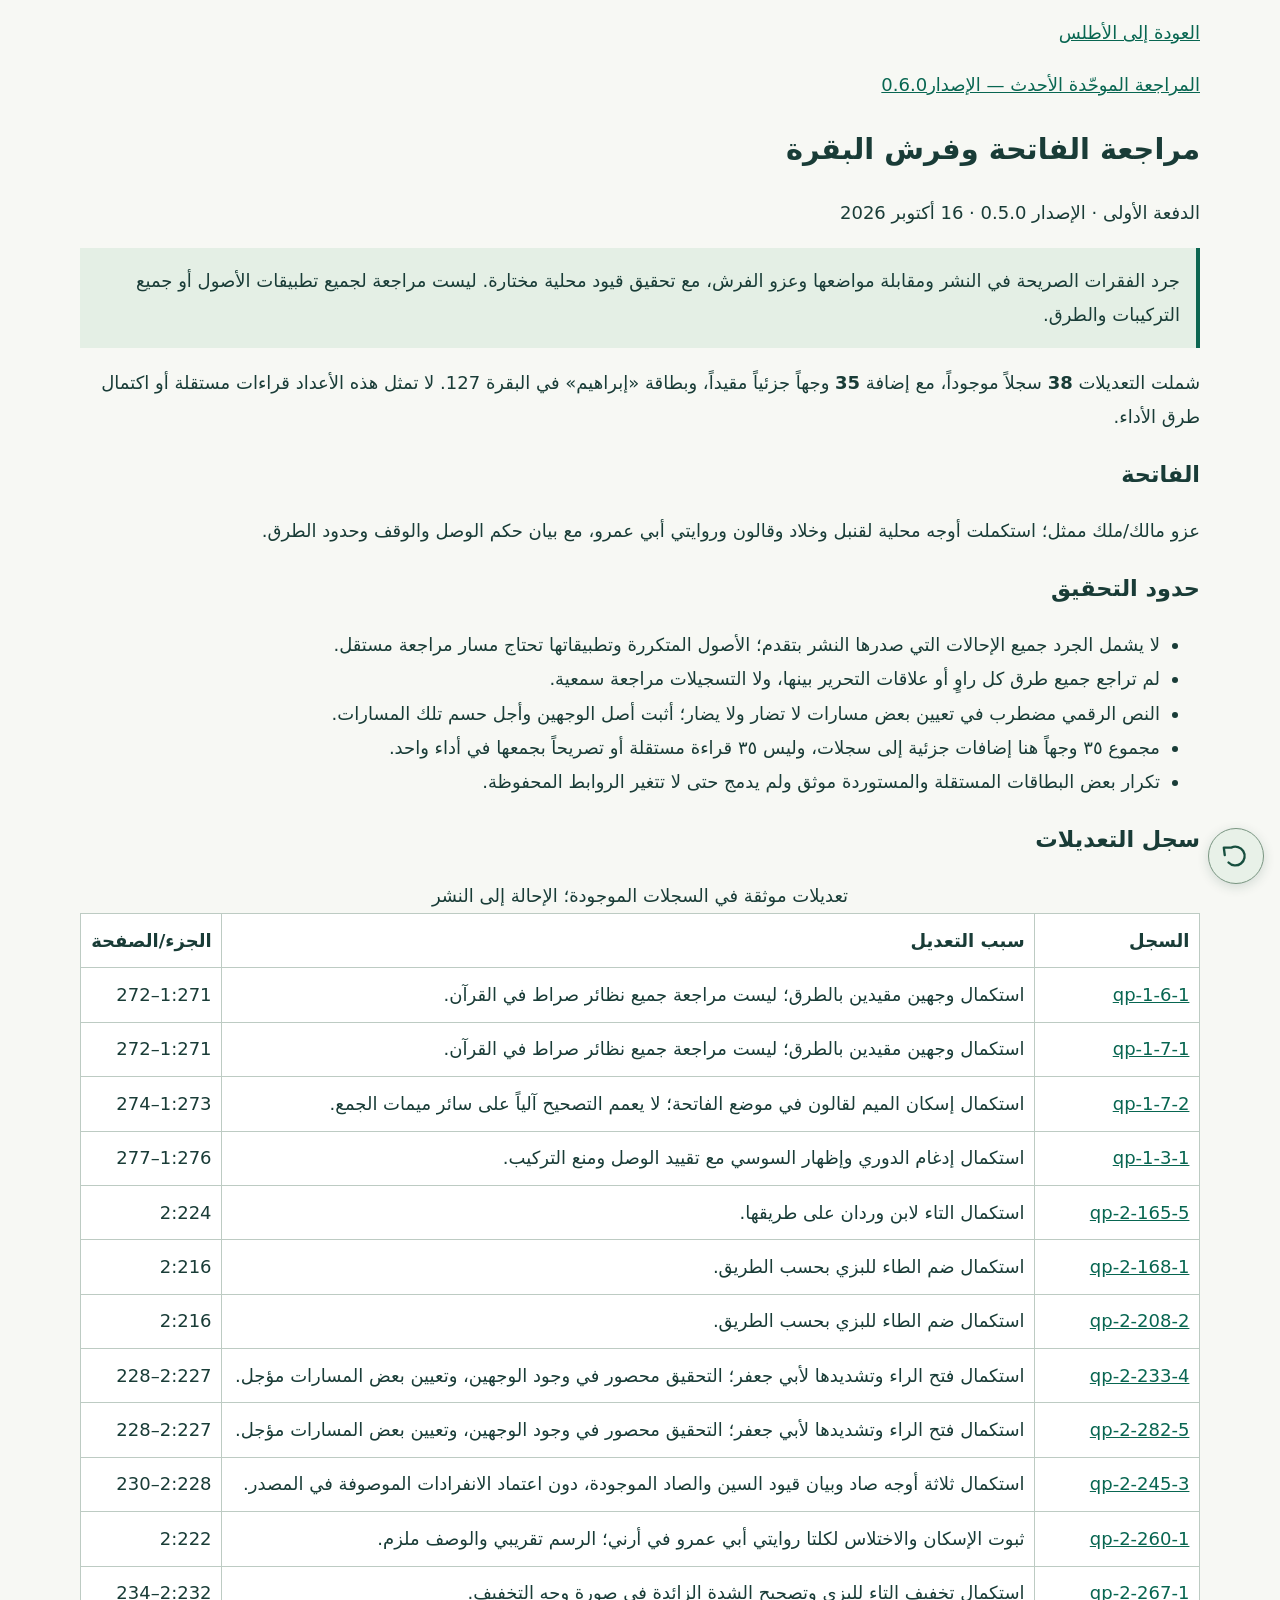
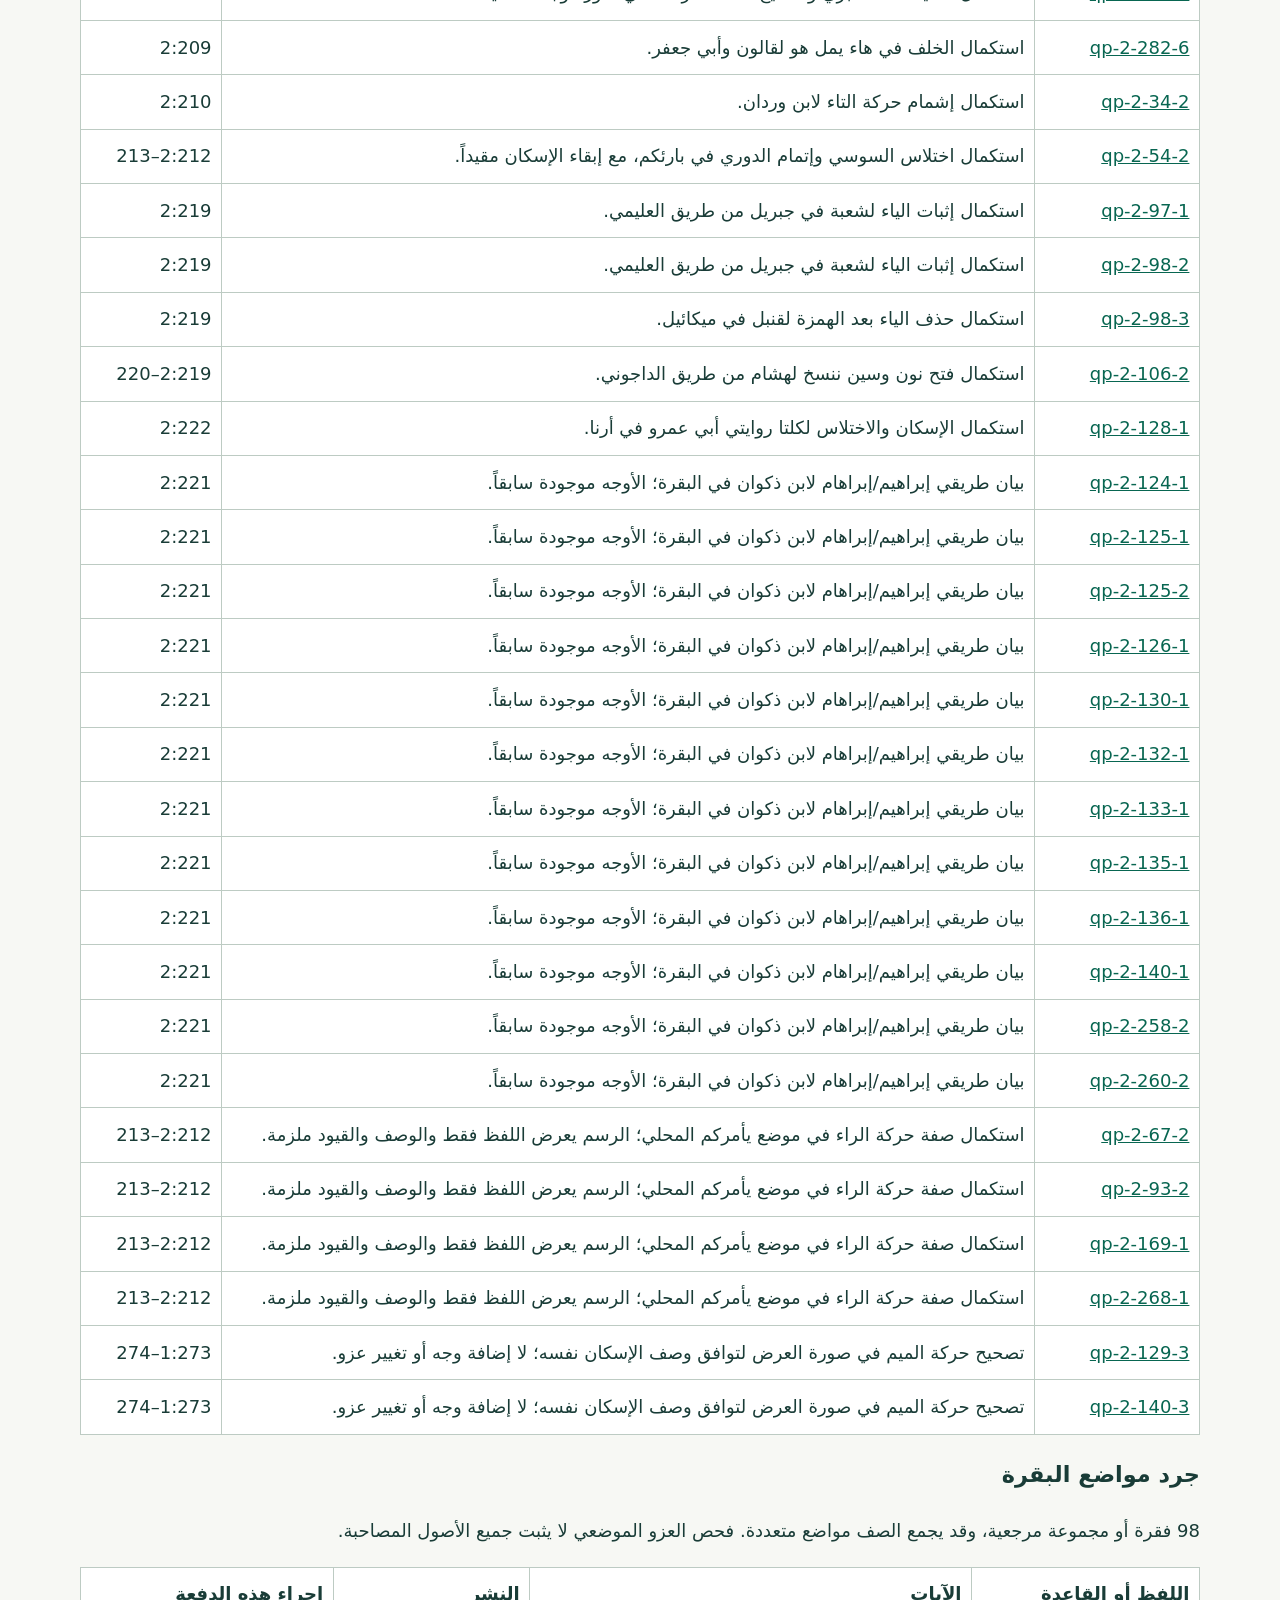
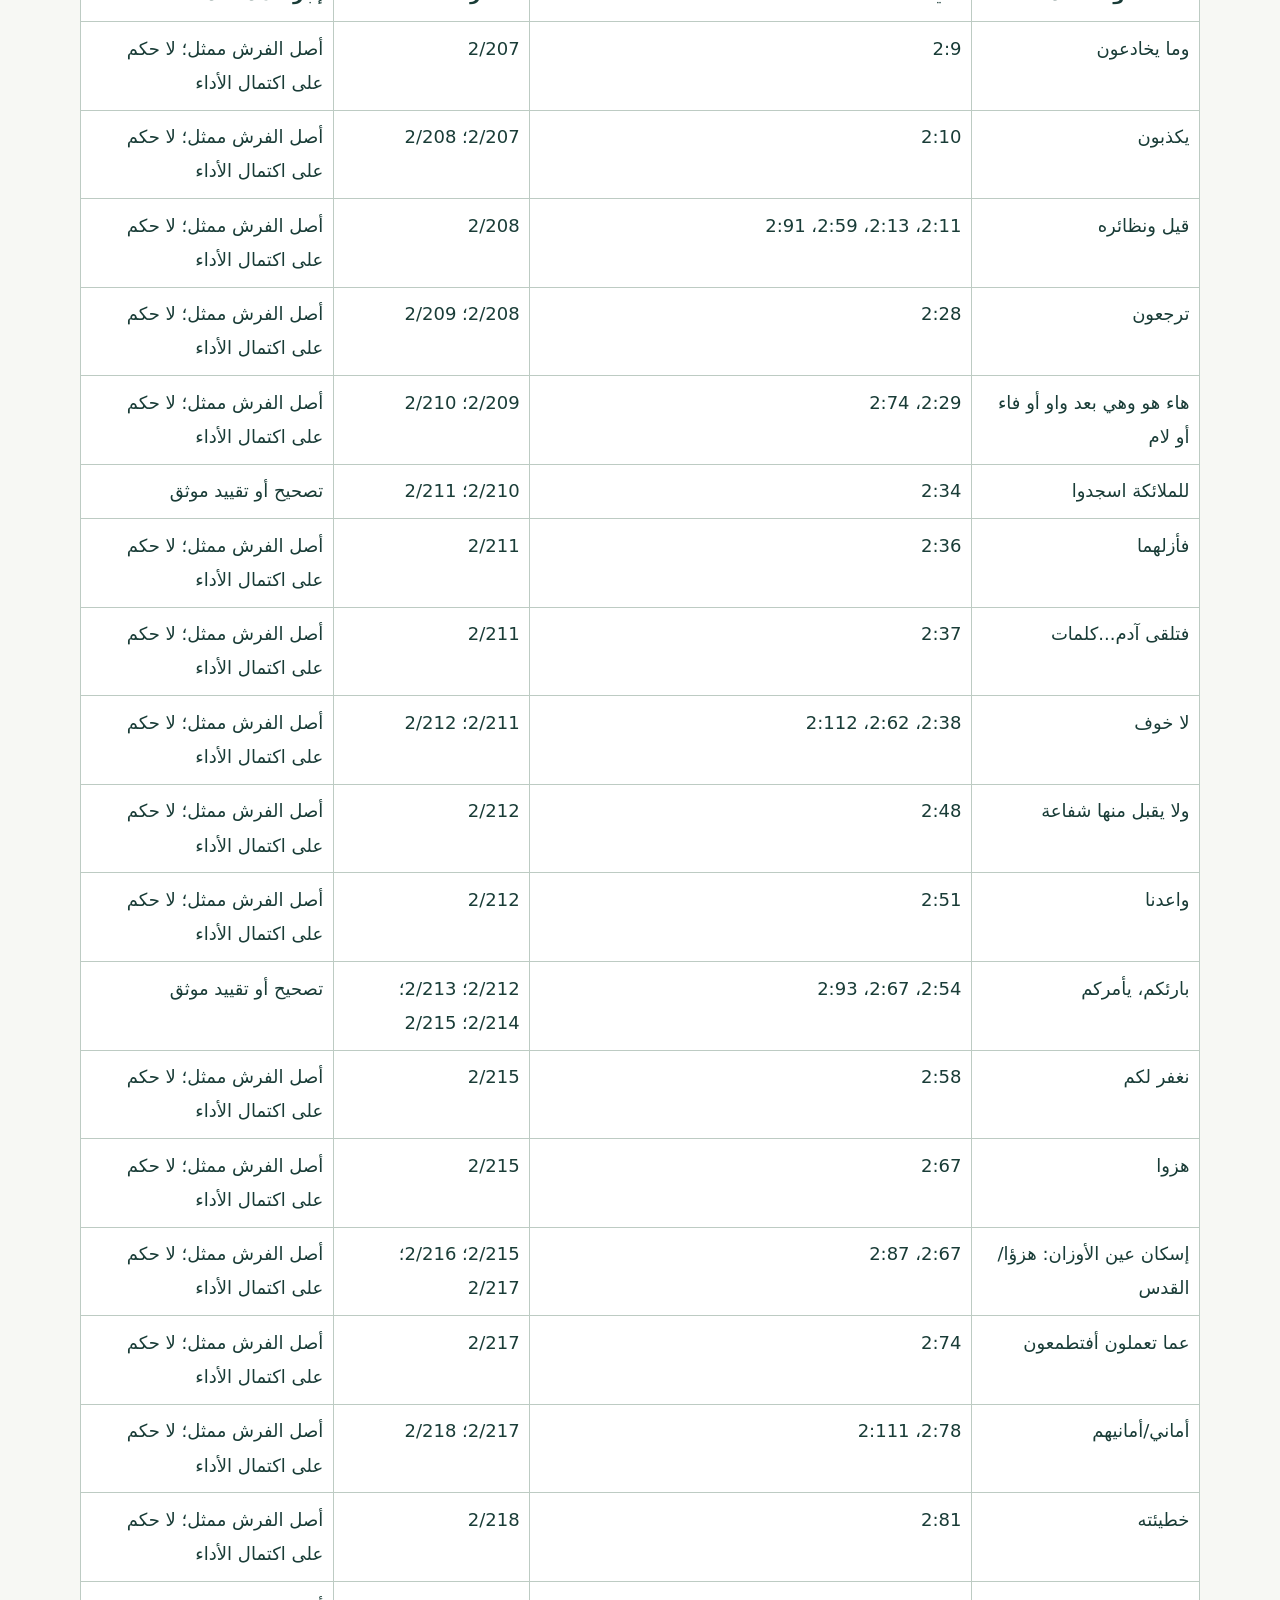
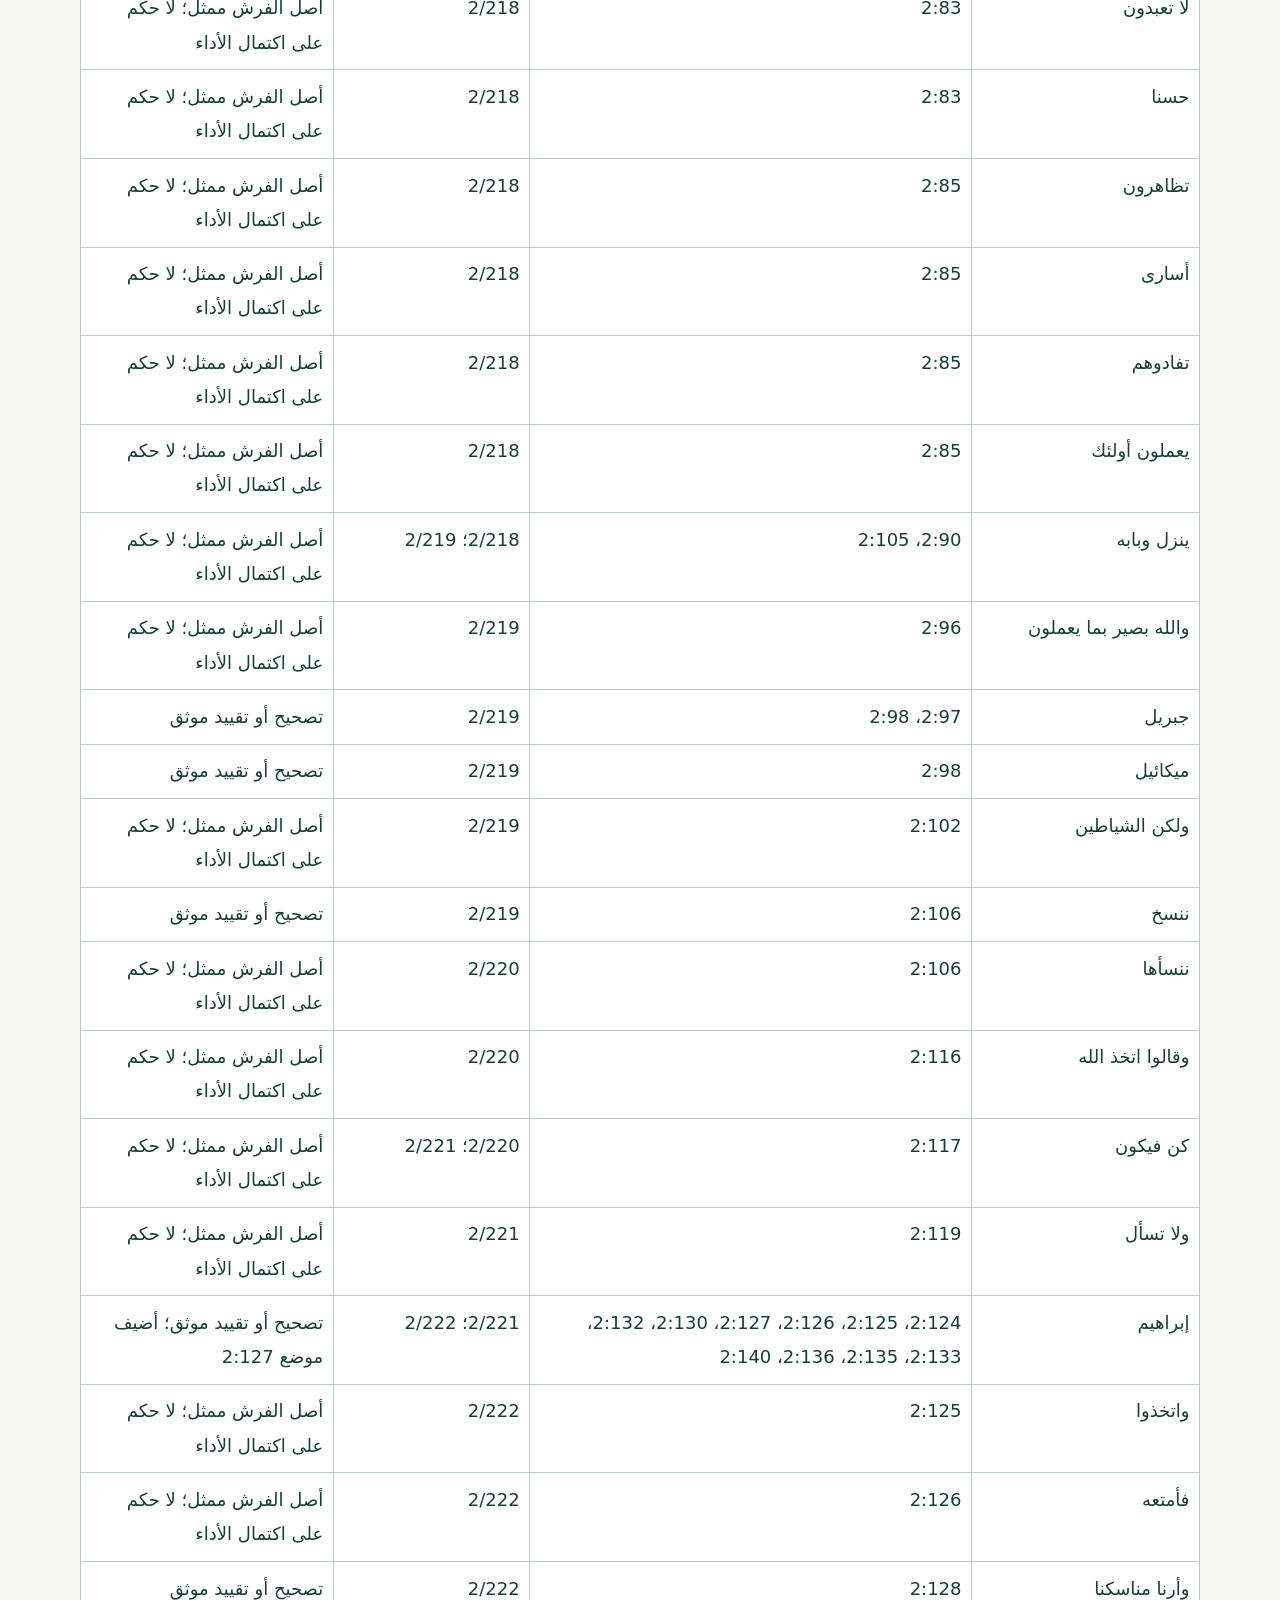
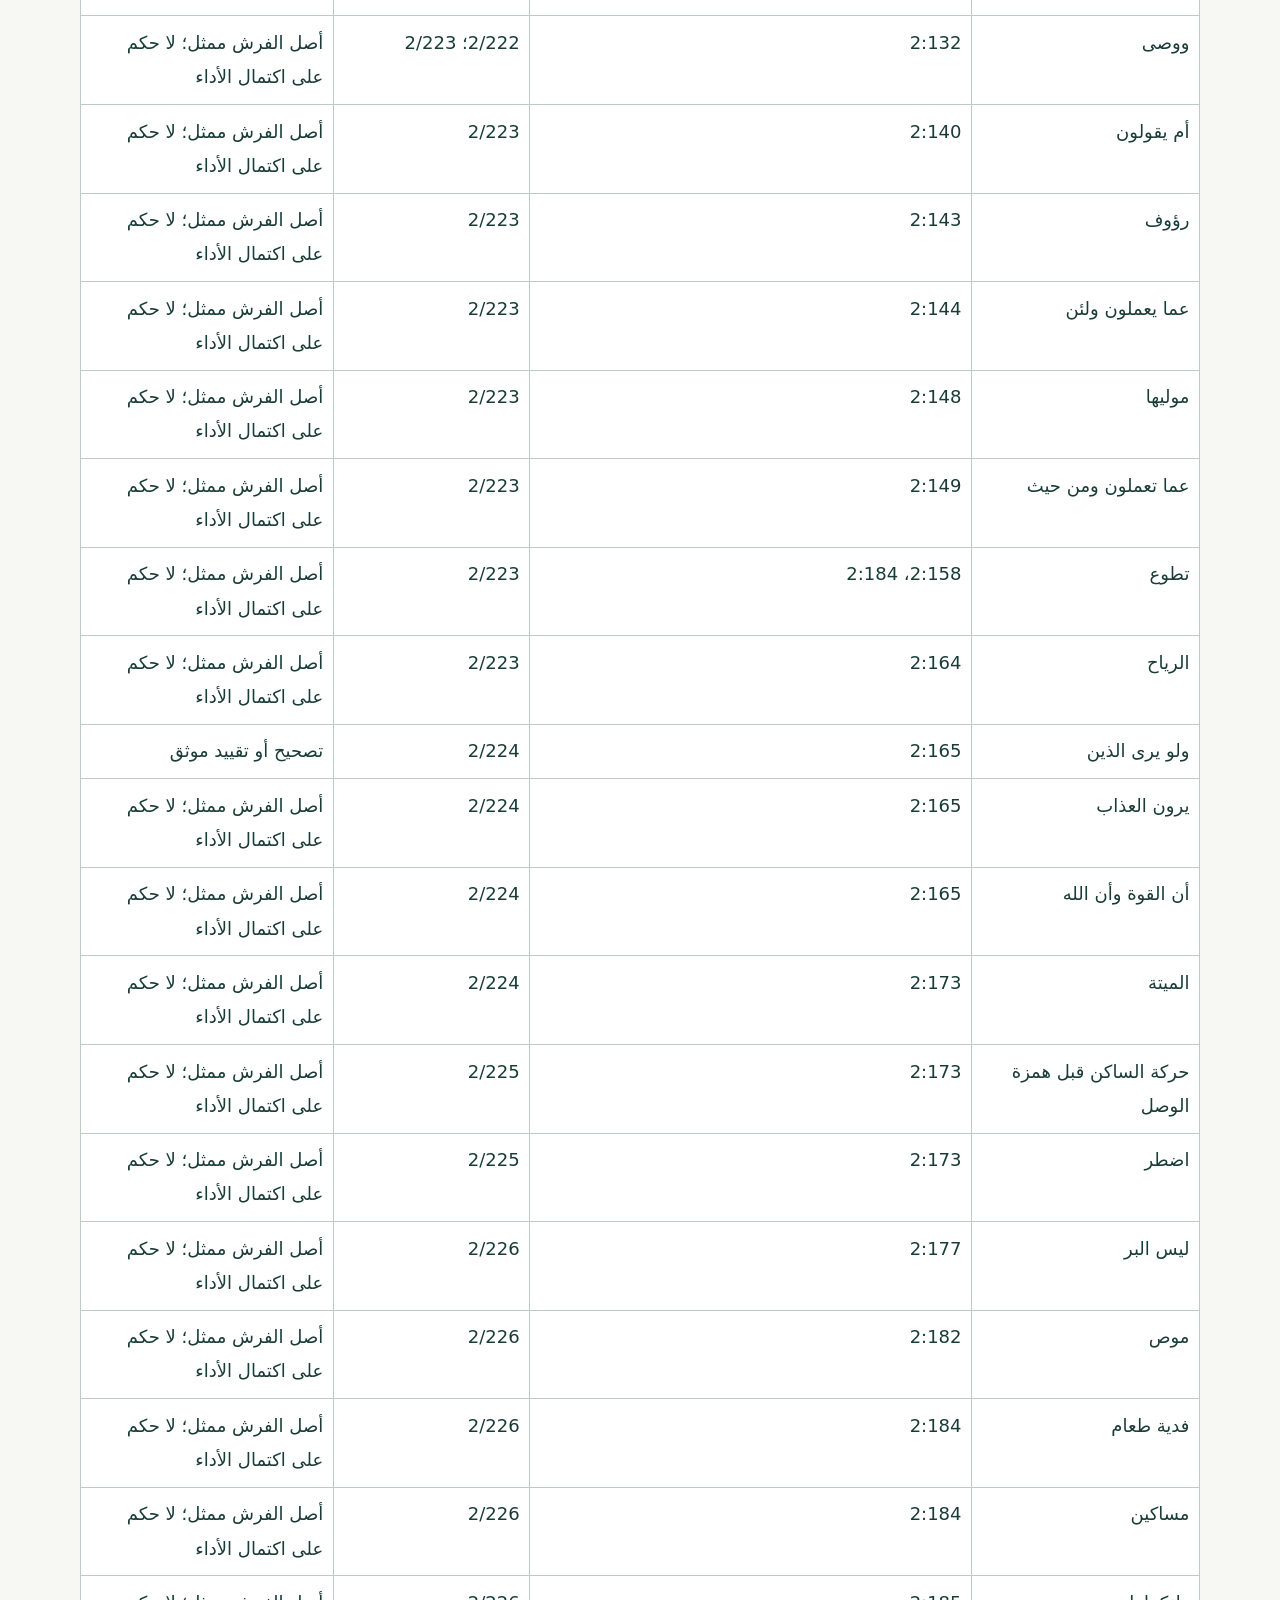
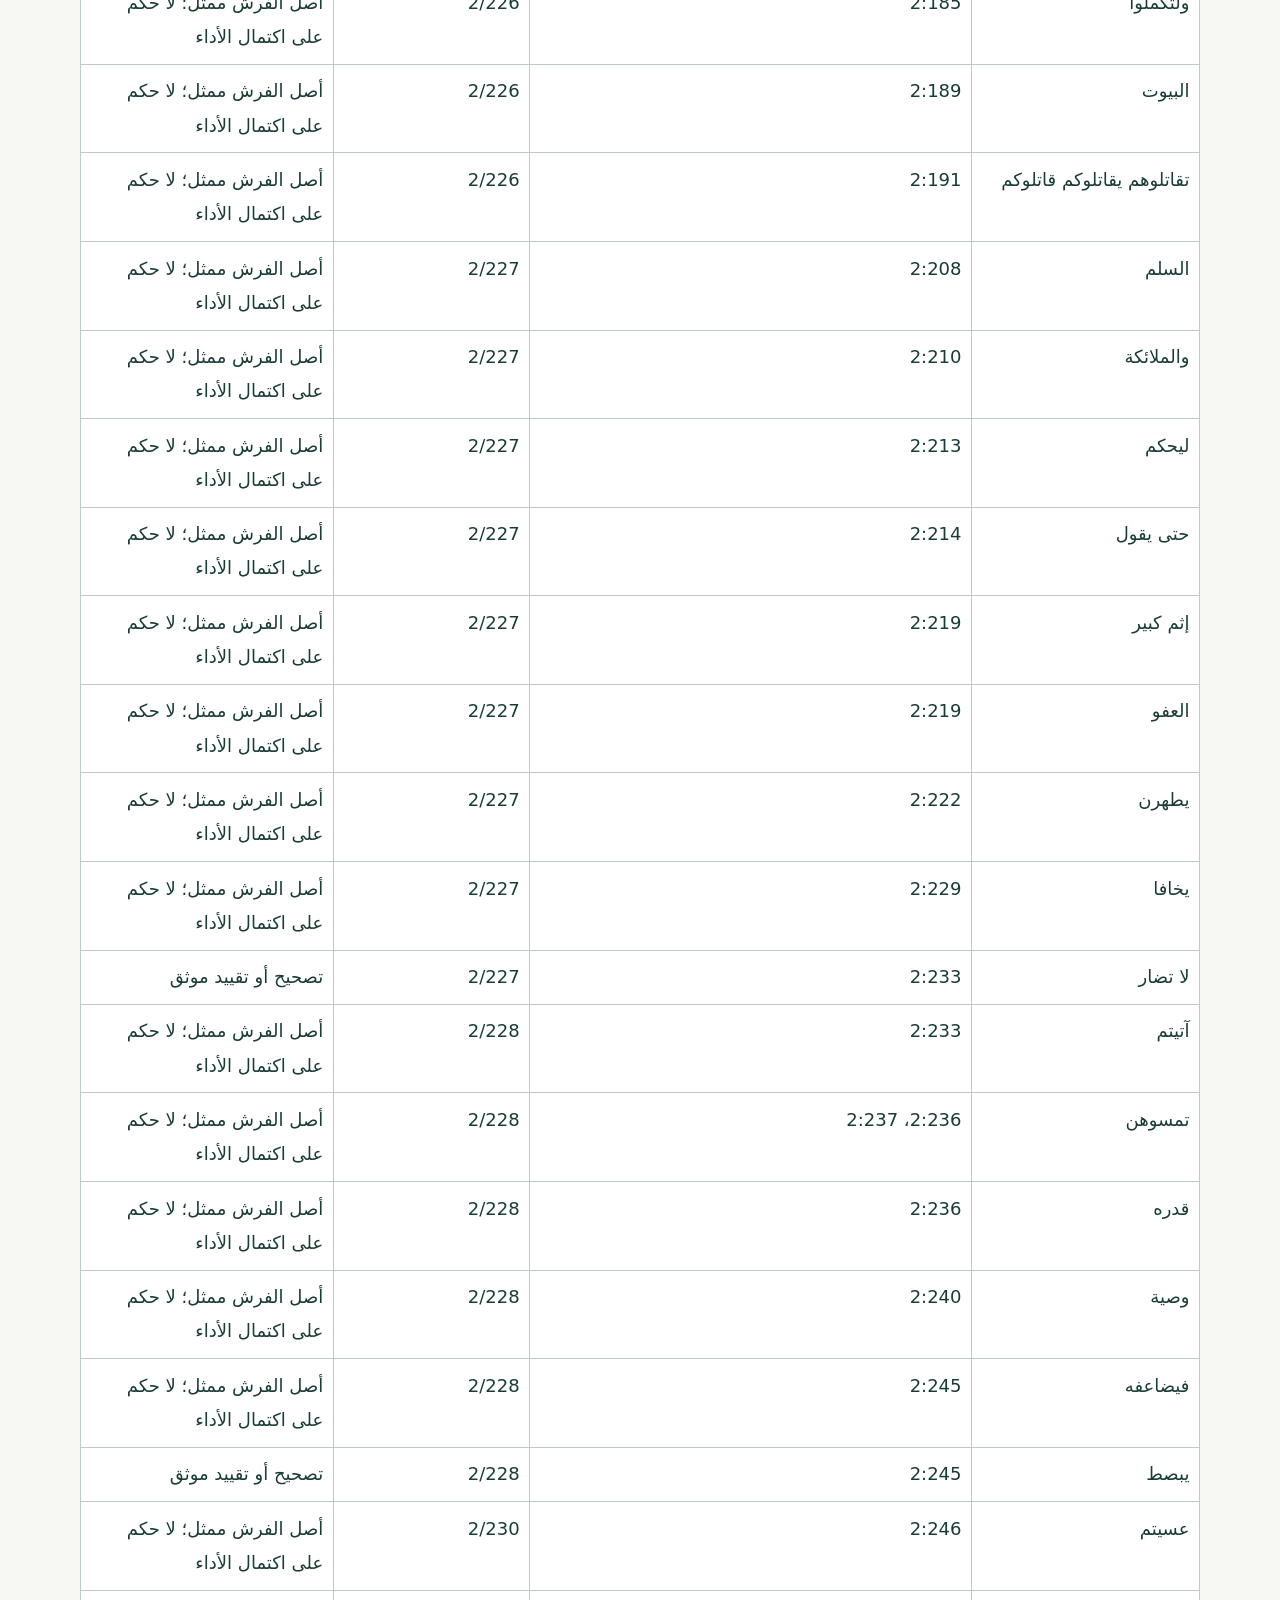
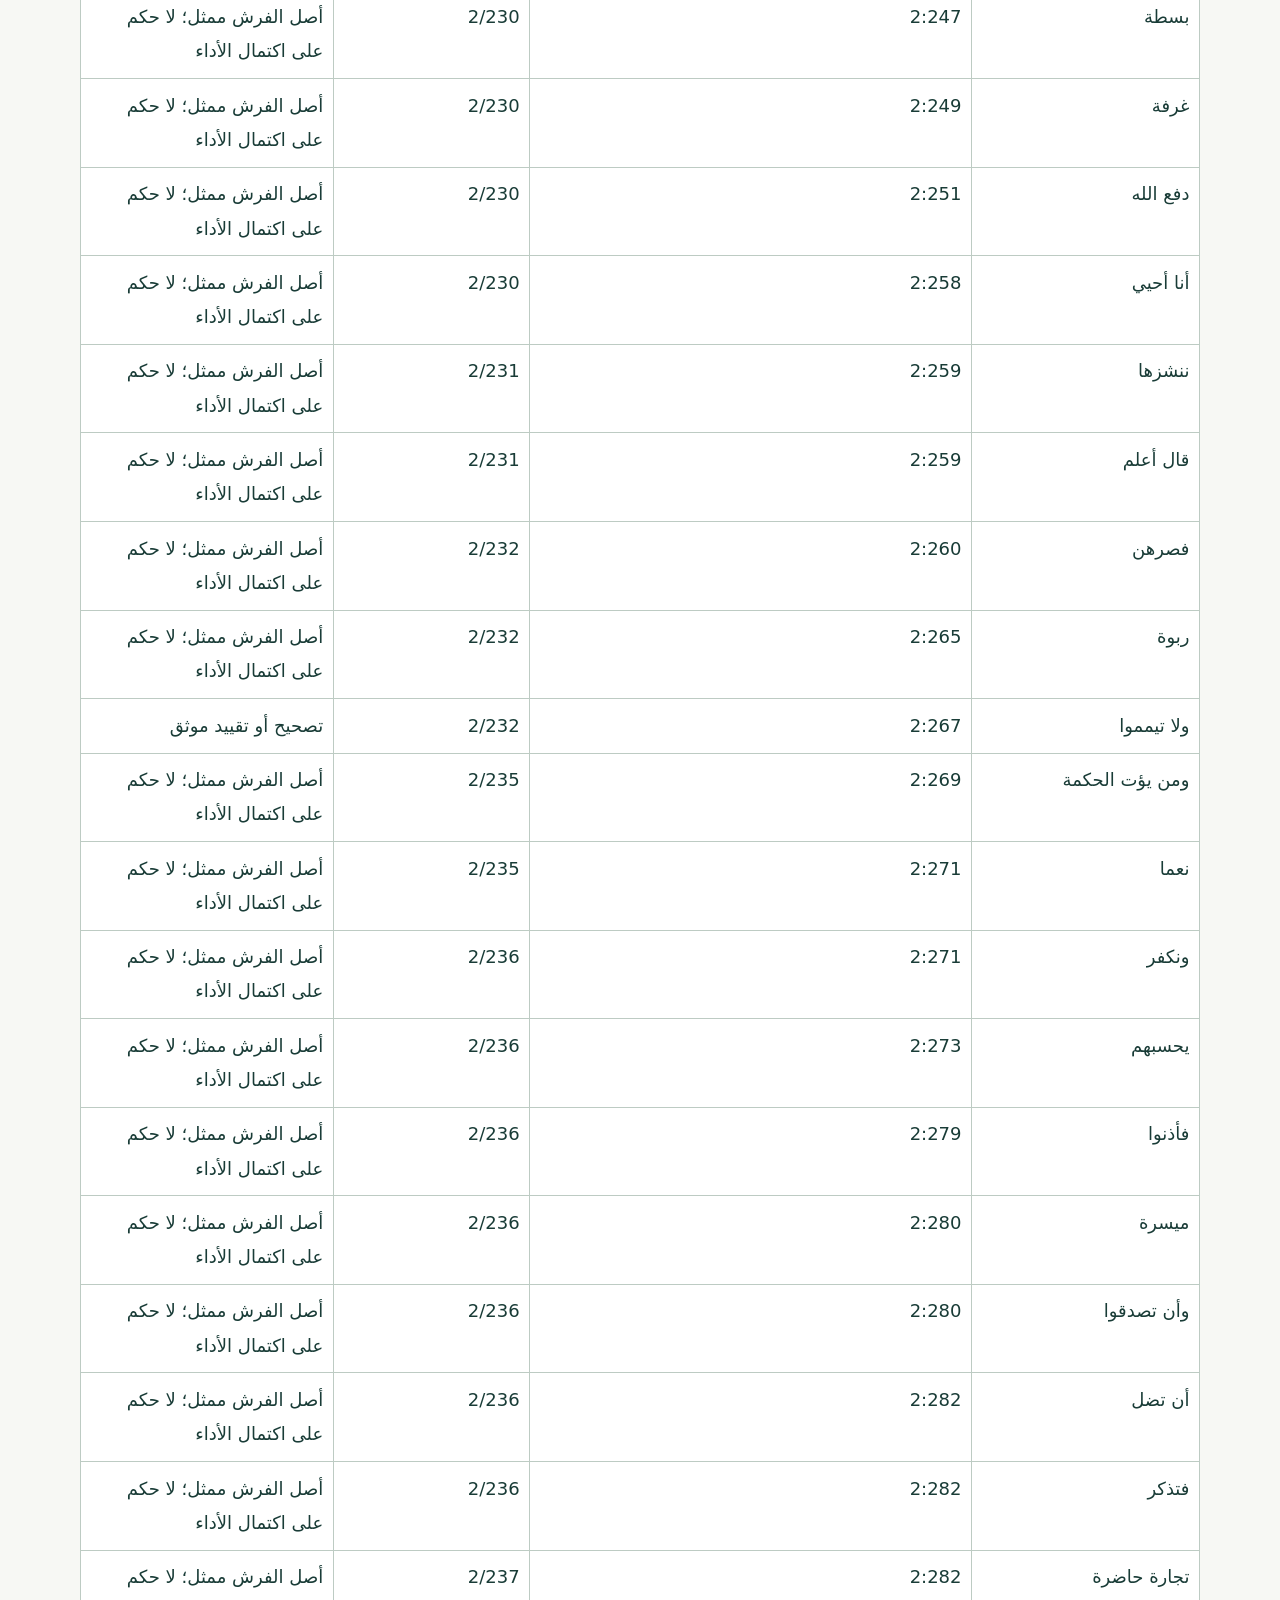
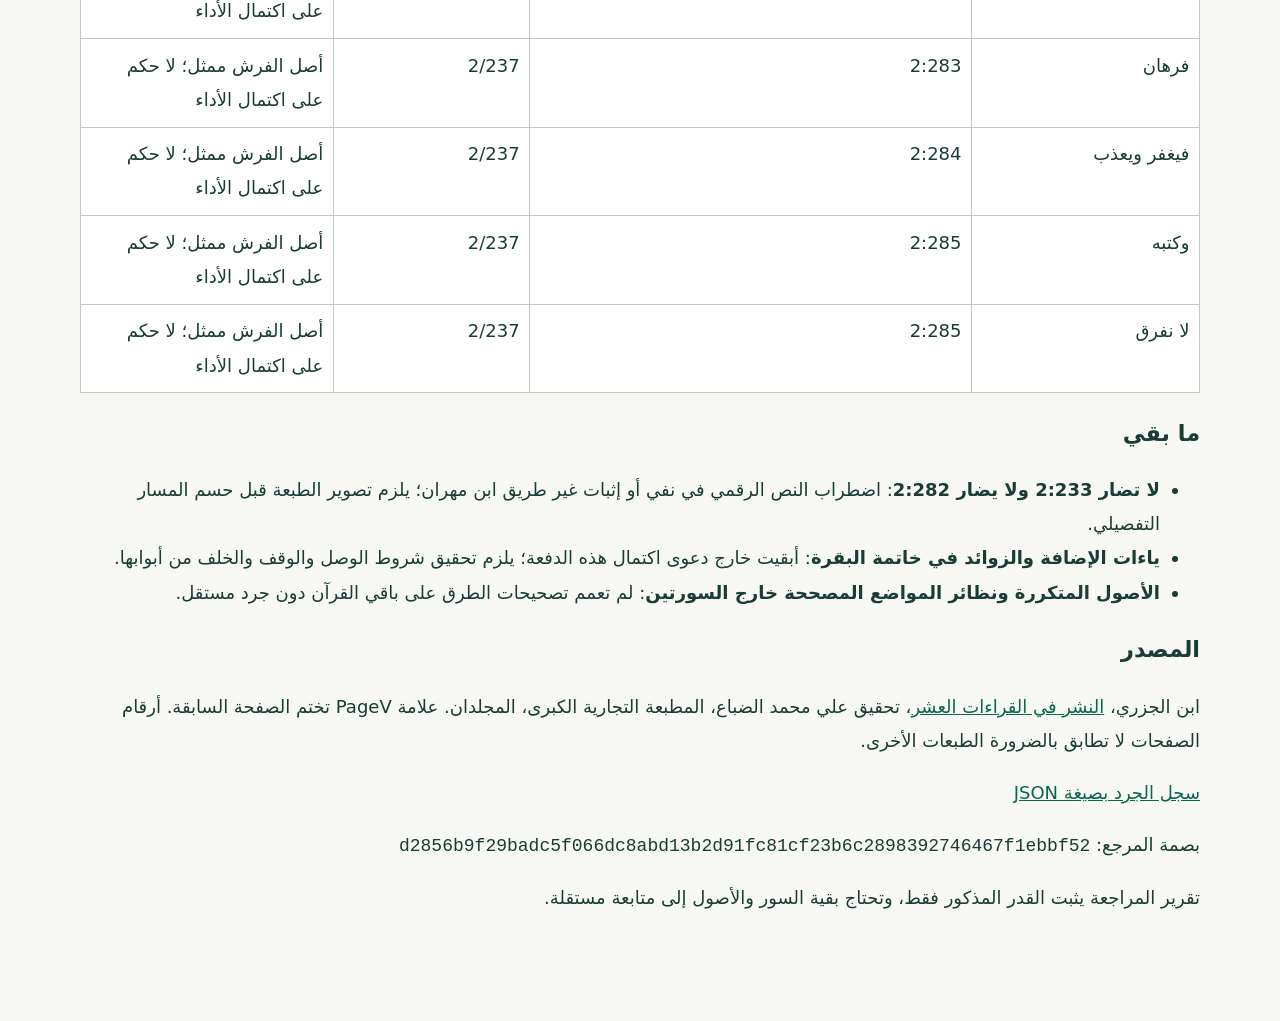
<file: review.html>
<!doctype html><html lang="ar" dir="rtl"><meta charset="utf-8"><meta name="viewport" content="width=device-width,initial-scale=1"><title>مراجعة الفاتحة والبقرة — أطلس القراءات</title><style>body{font:1.125rem/1.9 system-ui,sans-serif;color:#193c37;background:#f7f8f4;margin:0;padding:1rem}main{max-width:70rem;margin:auto}a{color:#086651}h1{font-size:1.8rem}h2{font-size:1.4rem}.table-wrap{overflow:auto}table{border-collapse:collapse;width:100%;background:white}th,td{border:1px solid #bdcbc3;padding:.6rem;text-align:right;vertical-align:top}td:first-child{min-width:9rem}code{overflow-wrap:anywhere}.notice{padding:1rem;background:#e4efe5;border-inline-start:4px solid #0c6651}@media print{body{background:white}a{color:inherit}.table-wrap{overflow:visible}}</style><link rel="stylesheet" href="assets/back-control.css?v=0.5.2"><main><a href="index.html#learn/method">العودة إلى الأطلس</a><p><a href="review-all.html">المراجعة الموحّدة الأحدث — الإصدار0.6.0</a></p><h1>مراجعة الفاتحة وفرش البقرة</h1><p>الدفعة الأولى · الإصدار 0.5.0 · 16 أكتوبر 2026</p><p class="notice">جرد الفقرات الصريحة في النشر ومقابلة مواضعها وعزو الفرش، مع تحقيق قيود محلية مختارة. ليست مراجعة لجميع تطبيقات الأصول أو جميع التركيبات والطرق.</p><p>شملت التعديلات <b>38</b> سجلاً موجوداً، مع إضافة <b>35</b> وجهاً جزئياً مقيداً، وبطاقة «إبراهيم» في البقرة 127. لا تمثل هذه الأعداد قراءات مستقلة أو اكتمال طرق الأداء.</p><h2>الفاتحة</h2><p>عزو مالك/ملك ممثل؛ استكملت أوجه محلية لقنبل وخلاد وقالون وروايتي أبي عمرو، مع بيان حكم الوصل والوقف وحدود الطرق.</p><h2>حدود التحقيق</h2><ul><li>لا يشمل الجرد جميع الإحالات التي صدرها النشر بتقدم؛ الأصول المتكررة وتطبيقاتها تحتاج مسار مراجعة مستقل.</li><li>لم تراجع جميع طرق كل راوٍ أو علاقات التحرير بينها، ولا التسجيلات مراجعة سمعية.</li><li>النص الرقمي مضطرب في تعيين بعض مسارات لا تضار ولا يضار؛ أثبت أصل الوجهين وأجل حسم تلك المسارات.</li><li>مجموع ٣٥ وجهاً هنا إضافات جزئية إلى سجلات، وليس ٣٥ قراءة مستقلة أو تصريحاً بجمعها في أداء واحد.</li><li>تكرار بعض البطاقات المستقلة والمستوردة موثق ولم يدمج حتى لا تتغير الروابط المحفوظة.</li></ul><h2>سجل التعديلات</h2><div class="table-wrap"><table><caption>تعديلات موثقة في السجلات الموجودة؛ الإحالة إلى النشر</caption><thead><tr><th>السجل</th><th>سبب التعديل</th><th>الجزء/الصفحة</th></tr></thead><tbody><tr><td><a href="index.html#search?record=qp-1-6-1">qp-1-6-1</a></td><td>استكمال وجهين مقيدين بالطرق؛ ليست مراجعة جميع نظائر صراط في القرآن.</td><td>1:271–272</td></tr><tr><td><a href="index.html#search?record=qp-1-7-1">qp-1-7-1</a></td><td>استكمال وجهين مقيدين بالطرق؛ ليست مراجعة جميع نظائر صراط في القرآن.</td><td>1:271–272</td></tr><tr><td><a href="index.html#search?record=qp-1-7-2">qp-1-7-2</a></td><td>استكمال إسكان الميم لقالون في موضع الفاتحة؛ لا يعمم التصحيح آلياً على سائر ميمات الجمع.</td><td>1:273–274</td></tr><tr><td><a href="index.html#search?record=qp-1-3-1">qp-1-3-1</a></td><td>استكمال إدغام الدوري وإظهار السوسي مع تقييد الوصل ومنع التركيب.</td><td>1:276–277</td></tr><tr><td><a href="index.html#search?record=qp-2-165-5">qp-2-165-5</a></td><td>استكمال التاء لابن وردان على طريقها.</td><td>2:224</td></tr><tr><td><a href="index.html#search?record=qp-2-168-1">qp-2-168-1</a></td><td>استكمال ضم الطاء للبزي بحسب الطريق.</td><td>2:216</td></tr><tr><td><a href="index.html#search?record=qp-2-208-2">qp-2-208-2</a></td><td>استكمال ضم الطاء للبزي بحسب الطريق.</td><td>2:216</td></tr><tr><td><a href="index.html#search?record=qp-2-233-4">qp-2-233-4</a></td><td>استكمال فتح الراء وتشديدها لأبي جعفر؛ التحقيق محصور في وجود الوجهين، وتعيين بعض المسارات مؤجل.</td><td>2:227–228</td></tr><tr><td><a href="index.html#search?record=qp-2-282-5">qp-2-282-5</a></td><td>استكمال فتح الراء وتشديدها لأبي جعفر؛ التحقيق محصور في وجود الوجهين، وتعيين بعض المسارات مؤجل.</td><td>2:227–228</td></tr><tr><td><a href="index.html#search?record=qp-2-245-3">qp-2-245-3</a></td><td>استكمال ثلاثة أوجه صاد وبيان قيود السين والصاد الموجودة، دون اعتماد الانفرادات الموصوفة في المصدر.</td><td>2:228–230</td></tr><tr><td><a href="index.html#search?record=qp-2-260-1">qp-2-260-1</a></td><td>ثبوت الإسكان والاختلاس لكلتا روايتي أبي عمرو في أرني؛ الرسم تقريبي والوصف ملزم.</td><td>2:222</td></tr><tr><td><a href="index.html#search?record=qp-2-267-1">qp-2-267-1</a></td><td>استكمال تخفيف التاء للبزي وتصحيح الشدة الزائدة في صورة وجه التخفيف.</td><td>2:232–234</td></tr><tr><td><a href="index.html#search?record=qp-2-282-6">qp-2-282-6</a></td><td>استكمال الخلف في هاء يمل هو لقالون وأبي جعفر.</td><td>2:209</td></tr><tr><td><a href="index.html#search?record=qp-2-34-2">qp-2-34-2</a></td><td>استكمال إشمام حركة التاء لابن وردان.</td><td>2:210</td></tr><tr><td><a href="index.html#search?record=qp-2-54-2">qp-2-54-2</a></td><td>استكمال اختلاس السوسي وإتمام الدوري في بارئكم، مع إبقاء الإسكان مقيداً.</td><td>2:212–213</td></tr><tr><td><a href="index.html#search?record=qp-2-97-1">qp-2-97-1</a></td><td>استكمال إثبات الياء لشعبة في جبريل من طريق العليمي.</td><td>2:219</td></tr><tr><td><a href="index.html#search?record=qp-2-98-2">qp-2-98-2</a></td><td>استكمال إثبات الياء لشعبة في جبريل من طريق العليمي.</td><td>2:219</td></tr><tr><td><a href="index.html#search?record=qp-2-98-3">qp-2-98-3</a></td><td>استكمال حذف الياء بعد الهمزة لقنبل في ميكائيل.</td><td>2:219</td></tr><tr><td><a href="index.html#search?record=qp-2-106-2">qp-2-106-2</a></td><td>استكمال فتح نون وسين ننسخ لهشام من طريق الداجوني.</td><td>2:219–220</td></tr><tr><td><a href="index.html#search?record=qp-2-128-1">qp-2-128-1</a></td><td>استكمال الإسكان والاختلاس لكلتا روايتي أبي عمرو في أرنا.</td><td>2:222</td></tr><tr><td><a href="index.html#search?record=qp-2-124-1">qp-2-124-1</a></td><td>بيان طريقي إبراهيم/إبراهام لابن ذكوان في البقرة؛ الأوجه موجودة سابقاً.</td><td>2:221</td></tr><tr><td><a href="index.html#search?record=qp-2-125-1">qp-2-125-1</a></td><td>بيان طريقي إبراهيم/إبراهام لابن ذكوان في البقرة؛ الأوجه موجودة سابقاً.</td><td>2:221</td></tr><tr><td><a href="index.html#search?record=qp-2-125-2">qp-2-125-2</a></td><td>بيان طريقي إبراهيم/إبراهام لابن ذكوان في البقرة؛ الأوجه موجودة سابقاً.</td><td>2:221</td></tr><tr><td><a href="index.html#search?record=qp-2-126-1">qp-2-126-1</a></td><td>بيان طريقي إبراهيم/إبراهام لابن ذكوان في البقرة؛ الأوجه موجودة سابقاً.</td><td>2:221</td></tr><tr><td><a href="index.html#search?record=qp-2-130-1">qp-2-130-1</a></td><td>بيان طريقي إبراهيم/إبراهام لابن ذكوان في البقرة؛ الأوجه موجودة سابقاً.</td><td>2:221</td></tr><tr><td><a href="index.html#search?record=qp-2-132-1">qp-2-132-1</a></td><td>بيان طريقي إبراهيم/إبراهام لابن ذكوان في البقرة؛ الأوجه موجودة سابقاً.</td><td>2:221</td></tr><tr><td><a href="index.html#search?record=qp-2-133-1">qp-2-133-1</a></td><td>بيان طريقي إبراهيم/إبراهام لابن ذكوان في البقرة؛ الأوجه موجودة سابقاً.</td><td>2:221</td></tr><tr><td><a href="index.html#search?record=qp-2-135-1">qp-2-135-1</a></td><td>بيان طريقي إبراهيم/إبراهام لابن ذكوان في البقرة؛ الأوجه موجودة سابقاً.</td><td>2:221</td></tr><tr><td><a href="index.html#search?record=qp-2-136-1">qp-2-136-1</a></td><td>بيان طريقي إبراهيم/إبراهام لابن ذكوان في البقرة؛ الأوجه موجودة سابقاً.</td><td>2:221</td></tr><tr><td><a href="index.html#search?record=qp-2-140-1">qp-2-140-1</a></td><td>بيان طريقي إبراهيم/إبراهام لابن ذكوان في البقرة؛ الأوجه موجودة سابقاً.</td><td>2:221</td></tr><tr><td><a href="index.html#search?record=qp-2-258-2">qp-2-258-2</a></td><td>بيان طريقي إبراهيم/إبراهام لابن ذكوان في البقرة؛ الأوجه موجودة سابقاً.</td><td>2:221</td></tr><tr><td><a href="index.html#search?record=qp-2-260-2">qp-2-260-2</a></td><td>بيان طريقي إبراهيم/إبراهام لابن ذكوان في البقرة؛ الأوجه موجودة سابقاً.</td><td>2:221</td></tr><tr><td><a href="index.html#search?record=qp-2-67-2">qp-2-67-2</a></td><td>استكمال صفة حركة الراء في موضع يأمركم المحلي؛ الرسم يعرض اللفظ فقط والوصف والقيود ملزمة.</td><td>2:212–213</td></tr><tr><td><a href="index.html#search?record=qp-2-93-2">qp-2-93-2</a></td><td>استكمال صفة حركة الراء في موضع يأمركم المحلي؛ الرسم يعرض اللفظ فقط والوصف والقيود ملزمة.</td><td>2:212–213</td></tr><tr><td><a href="index.html#search?record=qp-2-169-1">qp-2-169-1</a></td><td>استكمال صفة حركة الراء في موضع يأمركم المحلي؛ الرسم يعرض اللفظ فقط والوصف والقيود ملزمة.</td><td>2:212–213</td></tr><tr><td><a href="index.html#search?record=qp-2-268-1">qp-2-268-1</a></td><td>استكمال صفة حركة الراء في موضع يأمركم المحلي؛ الرسم يعرض اللفظ فقط والوصف والقيود ملزمة.</td><td>2:212–213</td></tr><tr><td><a href="index.html#search?record=qp-2-129-3">qp-2-129-3</a></td><td>تصحيح حركة الميم في صورة العرض لتوافق وصف الإسكان نفسه؛ لا إضافة وجه أو تغيير عزو.</td><td>1:273–274</td></tr><tr><td><a href="index.html#search?record=qp-2-140-3">qp-2-140-3</a></td><td>تصحيح حركة الميم في صورة العرض لتوافق وصف الإسكان نفسه؛ لا إضافة وجه أو تغيير عزو.</td><td>1:273–274</td></tr></tbody></table></div><h2>جرد مواضع البقرة</h2><p>98 فقرة أو مجموعة مرجعية، وقد يجمع الصف مواضع متعددة. فحص العزو الموضعي لا يثبت جميع الأصول المصاحبة.</p><div class="table-wrap"><table><thead><tr><th>اللفظ أو القاعدة</th><th>الآيات</th><th>النشر</th><th>إجراء هذه الدفعة</th></tr></thead><tbody><tr><td>وما يخادعون</td><td>2:9</td><td>2/207</td><td>أصل الفرش ممثل؛ لا حكم على اكتمال الأداء</td></tr><tr><td>يكذبون</td><td>2:10</td><td>2/207؛ 2/208</td><td>أصل الفرش ممثل؛ لا حكم على اكتمال الأداء</td></tr><tr><td>قيل ونظائره</td><td>2:11، 2:13، 2:59، 2:91</td><td>2/208</td><td>أصل الفرش ممثل؛ لا حكم على اكتمال الأداء</td></tr><tr><td>ترجعون</td><td>2:28</td><td>2/208؛ 2/209</td><td>أصل الفرش ممثل؛ لا حكم على اكتمال الأداء</td></tr><tr><td>هاء هو وهي بعد واو أو فاء أو لام</td><td>2:29، 2:74</td><td>2/209؛ 2/210</td><td>أصل الفرش ممثل؛ لا حكم على اكتمال الأداء</td></tr><tr><td>للملائكة اسجدوا</td><td>2:34</td><td>2/210؛ 2/211</td><td>تصحيح أو تقييد موثق</td></tr><tr><td>فأزلهما</td><td>2:36</td><td>2/211</td><td>أصل الفرش ممثل؛ لا حكم على اكتمال الأداء</td></tr><tr><td>فتلقى آدم...كلمات</td><td>2:37</td><td>2/211</td><td>أصل الفرش ممثل؛ لا حكم على اكتمال الأداء</td></tr><tr><td>لا خوف</td><td>2:38، 2:62، 2:112</td><td>2/211؛ 2/212</td><td>أصل الفرش ممثل؛ لا حكم على اكتمال الأداء</td></tr><tr><td>ولا يقبل منها شفاعة</td><td>2:48</td><td>2/212</td><td>أصل الفرش ممثل؛ لا حكم على اكتمال الأداء</td></tr><tr><td>واعدنا</td><td>2:51</td><td>2/212</td><td>أصل الفرش ممثل؛ لا حكم على اكتمال الأداء</td></tr><tr><td>بارئكم، يأمركم</td><td>2:54، 2:67، 2:93</td><td>2/212؛ 2/213؛ 2/214؛ 2/215</td><td>تصحيح أو تقييد موثق</td></tr><tr><td>نغفر لكم</td><td>2:58</td><td>2/215</td><td>أصل الفرش ممثل؛ لا حكم على اكتمال الأداء</td></tr><tr><td>هزوا</td><td>2:67</td><td>2/215</td><td>أصل الفرش ممثل؛ لا حكم على اكتمال الأداء</td></tr><tr><td>إسكان عين الأوزان: هزؤا/القدس</td><td>2:67، 2:87</td><td>2/215؛ 2/216؛ 2/217</td><td>أصل الفرش ممثل؛ لا حكم على اكتمال الأداء</td></tr><tr><td>عما تعملون أفتطمعون</td><td>2:74</td><td>2/217</td><td>أصل الفرش ممثل؛ لا حكم على اكتمال الأداء</td></tr><tr><td>أماني/أمانيهم</td><td>2:78، 2:111</td><td>2/217؛ 2/218</td><td>أصل الفرش ممثل؛ لا حكم على اكتمال الأداء</td></tr><tr><td>خطيئته</td><td>2:81</td><td>2/218</td><td>أصل الفرش ممثل؛ لا حكم على اكتمال الأداء</td></tr><tr><td>لا تعبدون</td><td>2:83</td><td>2/218</td><td>أصل الفرش ممثل؛ لا حكم على اكتمال الأداء</td></tr><tr><td>حسنا</td><td>2:83</td><td>2/218</td><td>أصل الفرش ممثل؛ لا حكم على اكتمال الأداء</td></tr><tr><td>تظاهرون</td><td>2:85</td><td>2/218</td><td>أصل الفرش ممثل؛ لا حكم على اكتمال الأداء</td></tr><tr><td>أسارى</td><td>2:85</td><td>2/218</td><td>أصل الفرش ممثل؛ لا حكم على اكتمال الأداء</td></tr><tr><td>تفادوهم</td><td>2:85</td><td>2/218</td><td>أصل الفرش ممثل؛ لا حكم على اكتمال الأداء</td></tr><tr><td>يعملون أولئك</td><td>2:85</td><td>2/218</td><td>أصل الفرش ممثل؛ لا حكم على اكتمال الأداء</td></tr><tr><td>ينزل وبابه</td><td>2:90، 2:105</td><td>2/218؛ 2/219</td><td>أصل الفرش ممثل؛ لا حكم على اكتمال الأداء</td></tr><tr><td>والله بصير بما يعملون</td><td>2:96</td><td>2/219</td><td>أصل الفرش ممثل؛ لا حكم على اكتمال الأداء</td></tr><tr><td>جبريل</td><td>2:97، 2:98</td><td>2/219</td><td>تصحيح أو تقييد موثق</td></tr><tr><td>ميكائيل</td><td>2:98</td><td>2/219</td><td>تصحيح أو تقييد موثق</td></tr><tr><td>ولكن الشياطين</td><td>2:102</td><td>2/219</td><td>أصل الفرش ممثل؛ لا حكم على اكتمال الأداء</td></tr><tr><td>ننسخ</td><td>2:106</td><td>2/219</td><td>تصحيح أو تقييد موثق</td></tr><tr><td>ننسأها</td><td>2:106</td><td>2/220</td><td>أصل الفرش ممثل؛ لا حكم على اكتمال الأداء</td></tr><tr><td>وقالوا اتخذ الله</td><td>2:116</td><td>2/220</td><td>أصل الفرش ممثل؛ لا حكم على اكتمال الأداء</td></tr><tr><td>كن فيكون</td><td>2:117</td><td>2/220؛ 2/221</td><td>أصل الفرش ممثل؛ لا حكم على اكتمال الأداء</td></tr><tr><td>ولا تسأل</td><td>2:119</td><td>2/221</td><td>أصل الفرش ممثل؛ لا حكم على اكتمال الأداء</td></tr><tr><td>إبراهيم</td><td>2:124، 2:125، 2:126، 2:127، 2:130، 2:132، 2:133، 2:135، 2:136، 2:140</td><td>2/221؛ 2/222</td><td>تصحيح أو تقييد موثق؛ أضيف موضع 2:127</td></tr><tr><td>واتخذوا</td><td>2:125</td><td>2/222</td><td>أصل الفرش ممثل؛ لا حكم على اكتمال الأداء</td></tr><tr><td>فأمتعه</td><td>2:126</td><td>2/222</td><td>أصل الفرش ممثل؛ لا حكم على اكتمال الأداء</td></tr><tr><td>وأرنا مناسكنا</td><td>2:128</td><td>2/222</td><td>تصحيح أو تقييد موثق</td></tr><tr><td>ووصى</td><td>2:132</td><td>2/222؛ 2/223</td><td>أصل الفرش ممثل؛ لا حكم على اكتمال الأداء</td></tr><tr><td>أم يقولون</td><td>2:140</td><td>2/223</td><td>أصل الفرش ممثل؛ لا حكم على اكتمال الأداء</td></tr><tr><td>رؤوف</td><td>2:143</td><td>2/223</td><td>أصل الفرش ممثل؛ لا حكم على اكتمال الأداء</td></tr><tr><td>عما يعملون ولئن</td><td>2:144</td><td>2/223</td><td>أصل الفرش ممثل؛ لا حكم على اكتمال الأداء</td></tr><tr><td>موليها</td><td>2:148</td><td>2/223</td><td>أصل الفرش ممثل؛ لا حكم على اكتمال الأداء</td></tr><tr><td>عما تعملون ومن حيث</td><td>2:149</td><td>2/223</td><td>أصل الفرش ممثل؛ لا حكم على اكتمال الأداء</td></tr><tr><td>تطوع</td><td>2:158، 2:184</td><td>2/223</td><td>أصل الفرش ممثل؛ لا حكم على اكتمال الأداء</td></tr><tr><td>الرياح</td><td>2:164</td><td>2/223</td><td>أصل الفرش ممثل؛ لا حكم على اكتمال الأداء</td></tr><tr><td>ولو يرى الذين</td><td>2:165</td><td>2/224</td><td>تصحيح أو تقييد موثق</td></tr><tr><td>يرون العذاب</td><td>2:165</td><td>2/224</td><td>أصل الفرش ممثل؛ لا حكم على اكتمال الأداء</td></tr><tr><td>أن القوة وأن الله</td><td>2:165</td><td>2/224</td><td>أصل الفرش ممثل؛ لا حكم على اكتمال الأداء</td></tr><tr><td>الميتة</td><td>2:173</td><td>2/224</td><td>أصل الفرش ممثل؛ لا حكم على اكتمال الأداء</td></tr><tr><td>حركة الساكن قبل همزة الوصل</td><td>2:173</td><td>2/225</td><td>أصل الفرش ممثل؛ لا حكم على اكتمال الأداء</td></tr><tr><td>اضطر</td><td>2:173</td><td>2/225</td><td>أصل الفرش ممثل؛ لا حكم على اكتمال الأداء</td></tr><tr><td>ليس البر</td><td>2:177</td><td>2/226</td><td>أصل الفرش ممثل؛ لا حكم على اكتمال الأداء</td></tr><tr><td>موص</td><td>2:182</td><td>2/226</td><td>أصل الفرش ممثل؛ لا حكم على اكتمال الأداء</td></tr><tr><td>فدية طعام</td><td>2:184</td><td>2/226</td><td>أصل الفرش ممثل؛ لا حكم على اكتمال الأداء</td></tr><tr><td>مساكين</td><td>2:184</td><td>2/226</td><td>أصل الفرش ممثل؛ لا حكم على اكتمال الأداء</td></tr><tr><td>ولتكملوا</td><td>2:185</td><td>2/226</td><td>أصل الفرش ممثل؛ لا حكم على اكتمال الأداء</td></tr><tr><td>البيوت</td><td>2:189</td><td>2/226</td><td>أصل الفرش ممثل؛ لا حكم على اكتمال الأداء</td></tr><tr><td>تقاتلوهم يقاتلوكم قاتلوكم</td><td>2:191</td><td>2/226</td><td>أصل الفرش ممثل؛ لا حكم على اكتمال الأداء</td></tr><tr><td>السلم</td><td>2:208</td><td>2/227</td><td>أصل الفرش ممثل؛ لا حكم على اكتمال الأداء</td></tr><tr><td>والملائكة</td><td>2:210</td><td>2/227</td><td>أصل الفرش ممثل؛ لا حكم على اكتمال الأداء</td></tr><tr><td>ليحكم</td><td>2:213</td><td>2/227</td><td>أصل الفرش ممثل؛ لا حكم على اكتمال الأداء</td></tr><tr><td>حتى يقول</td><td>2:214</td><td>2/227</td><td>أصل الفرش ممثل؛ لا حكم على اكتمال الأداء</td></tr><tr><td>إثم كبير</td><td>2:219</td><td>2/227</td><td>أصل الفرش ممثل؛ لا حكم على اكتمال الأداء</td></tr><tr><td>العفو</td><td>2:219</td><td>2/227</td><td>أصل الفرش ممثل؛ لا حكم على اكتمال الأداء</td></tr><tr><td>يطهرن</td><td>2:222</td><td>2/227</td><td>أصل الفرش ممثل؛ لا حكم على اكتمال الأداء</td></tr><tr><td>يخافا</td><td>2:229</td><td>2/227</td><td>أصل الفرش ممثل؛ لا حكم على اكتمال الأداء</td></tr><tr><td>لا تضار</td><td>2:233</td><td>2/227</td><td>تصحيح أو تقييد موثق</td></tr><tr><td>آتيتم</td><td>2:233</td><td>2/228</td><td>أصل الفرش ممثل؛ لا حكم على اكتمال الأداء</td></tr><tr><td>تمسوهن</td><td>2:236، 2:237</td><td>2/228</td><td>أصل الفرش ممثل؛ لا حكم على اكتمال الأداء</td></tr><tr><td>قدره</td><td>2:236</td><td>2/228</td><td>أصل الفرش ممثل؛ لا حكم على اكتمال الأداء</td></tr><tr><td>وصية</td><td>2:240</td><td>2/228</td><td>أصل الفرش ممثل؛ لا حكم على اكتمال الأداء</td></tr><tr><td>فيضاعفه</td><td>2:245</td><td>2/228</td><td>أصل الفرش ممثل؛ لا حكم على اكتمال الأداء</td></tr><tr><td>يبصط</td><td>2:245</td><td>2/228</td><td>تصحيح أو تقييد موثق</td></tr><tr><td>عسيتم</td><td>2:246</td><td>2/230</td><td>أصل الفرش ممثل؛ لا حكم على اكتمال الأداء</td></tr><tr><td>بسطة</td><td>2:247</td><td>2/230</td><td>أصل الفرش ممثل؛ لا حكم على اكتمال الأداء</td></tr><tr><td>غرفة</td><td>2:249</td><td>2/230</td><td>أصل الفرش ممثل؛ لا حكم على اكتمال الأداء</td></tr><tr><td>دفع الله</td><td>2:251</td><td>2/230</td><td>أصل الفرش ممثل؛ لا حكم على اكتمال الأداء</td></tr><tr><td>أنا أحيي</td><td>2:258</td><td>2/230</td><td>أصل الفرش ممثل؛ لا حكم على اكتمال الأداء</td></tr><tr><td>ننشزها</td><td>2:259</td><td>2/231</td><td>أصل الفرش ممثل؛ لا حكم على اكتمال الأداء</td></tr><tr><td>قال أعلم</td><td>2:259</td><td>2/231</td><td>أصل الفرش ممثل؛ لا حكم على اكتمال الأداء</td></tr><tr><td>فصرهن</td><td>2:260</td><td>2/232</td><td>أصل الفرش ممثل؛ لا حكم على اكتمال الأداء</td></tr><tr><td>ربوة</td><td>2:265</td><td>2/232</td><td>أصل الفرش ممثل؛ لا حكم على اكتمال الأداء</td></tr><tr><td>ولا تيمموا</td><td>2:267</td><td>2/232</td><td>تصحيح أو تقييد موثق</td></tr><tr><td>ومن يؤت الحكمة</td><td>2:269</td><td>2/235</td><td>أصل الفرش ممثل؛ لا حكم على اكتمال الأداء</td></tr><tr><td>نعما</td><td>2:271</td><td>2/235</td><td>أصل الفرش ممثل؛ لا حكم على اكتمال الأداء</td></tr><tr><td>ونكفر</td><td>2:271</td><td>2/236</td><td>أصل الفرش ممثل؛ لا حكم على اكتمال الأداء</td></tr><tr><td>يحسبهم</td><td>2:273</td><td>2/236</td><td>أصل الفرش ممثل؛ لا حكم على اكتمال الأداء</td></tr><tr><td>فأذنوا</td><td>2:279</td><td>2/236</td><td>أصل الفرش ممثل؛ لا حكم على اكتمال الأداء</td></tr><tr><td>ميسرة</td><td>2:280</td><td>2/236</td><td>أصل الفرش ممثل؛ لا حكم على اكتمال الأداء</td></tr><tr><td>وأن تصدقوا</td><td>2:280</td><td>2/236</td><td>أصل الفرش ممثل؛ لا حكم على اكتمال الأداء</td></tr><tr><td>أن تضل</td><td>2:282</td><td>2/236</td><td>أصل الفرش ممثل؛ لا حكم على اكتمال الأداء</td></tr><tr><td>فتذكر</td><td>2:282</td><td>2/236</td><td>أصل الفرش ممثل؛ لا حكم على اكتمال الأداء</td></tr><tr><td>تجارة حاضرة</td><td>2:282</td><td>2/237</td><td>أصل الفرش ممثل؛ لا حكم على اكتمال الأداء</td></tr><tr><td>فرهان</td><td>2:283</td><td>2/237</td><td>أصل الفرش ممثل؛ لا حكم على اكتمال الأداء</td></tr><tr><td>فيغفر ويعذب</td><td>2:284</td><td>2/237</td><td>أصل الفرش ممثل؛ لا حكم على اكتمال الأداء</td></tr><tr><td>وكتبه</td><td>2:285</td><td>2/237</td><td>أصل الفرش ممثل؛ لا حكم على اكتمال الأداء</td></tr><tr><td>لا نفرق</td><td>2:285</td><td>2/237</td><td>أصل الفرش ممثل؛ لا حكم على اكتمال الأداء</td></tr></tbody></table></div><h2>ما بقي</h2><ul><li><b>لا تضار 2:233 ولا يضار 2:282</b>: اضطراب النص الرقمي في نفي أو إثبات غير طريق ابن مهران؛ يلزم تصوير الطبعة قبل حسم المسار التفصيلي.</li><li><b>ياءات الإضافة والزوائد في خاتمة البقرة</b>: أبقيت خارج دعوى اكتمال هذه الدفعة؛ يلزم تحقيق شروط الوصل والوقف والخلف من أبوابها.</li><li><b>الأصول المتكررة ونظائر المواضع المصححة خارج السورتين</b>: لم تعمم تصحيحات الطرق على باقي القرآن دون جرد مستقل.</li></ul><h2>المصدر</h2><p>ابن الجزري، <a href="https://shamela.ws/book/22642">النشر في القراءات العشر</a>، تحقيق علي محمد الضباع، المطبعة التجارية الكبرى، المجلدان. علامة PageV تختم الصفحة السابقة. أرقام الصفحات لا تطابق بالضرورة الطبعات الأخرى.</p><p><a href="assets/scholarly-review.json">سجل الجرد بصيغة JSON</a></p><p>بصمة المرجع: <code>d2856b9f29badc5f066dc8abd13b2d91fc81cf23b6c2898392746467f1ebbf52</code></p><p>تقرير المراجعة يثبت القدر المذكور فقط، وتحتاج بقية السور والأصول إلى متابعة مستقلة.</p><div class="back-tools"><button class="back-button" data-document-back type="button" aria-label="العودة إلى الصفحة السابقة"><svg viewBox="0 0 32 32" aria-hidden="true" focusable="false"><path d="M11 7a10 10 0 1 1-3 16M11 7H3m0 0 1 8"/></svg></button></div></main><script src="assets/document-back.js?v=0.5.2" defer></script></html>
</file>
<file: assets/fonts.css>
@font-face {
  font-family: 'Amiri';
  font-style: normal;
  font-weight: 400;
  font-display: swap;
  src: url(./amiri-400.ttf) format('truetype');
}
@font-face {
  font-family: 'Amiri';
  font-style: normal;
  font-weight: 700;
  font-display: swap;
  src: url(./amiri-700.ttf) format('truetype');
}
@font-face {
  font-family: 'Noto Sans Arabic';
  font-style: normal;
  font-weight: 400;
  font-stretch: normal;
  font-display: swap;
  src: url(./noto-arabic-400.ttf) format('truetype');
}
@font-face {
  font-family: 'Noto Sans Arabic';
  font-style: normal;
  font-weight: 600;
  font-stretch: normal;
  font-display: swap;
  src: url(./noto-arabic-600.ttf) format('truetype');
}
</file>
<file: assets/style.css>
:root{--ink:#203c36;--green:#123e37;--green2:#1c574a;--sage:#eaf0e9;--paper:#f7f7f2;--white:#fff;--line:#dfe5dc;--muted:#707e74;--gold:#b49655;--lightgold:#f2ecdd;--radius:13px;--body:'Noto Sans Arabic',Tahoma,sans-serif;--quran:'Amiri',serif}
*{box-sizing:border-box}html{scroll-behavior:smooth;scroll-padding-top:100px}body{margin:0;color:var(--ink);background:var(--paper);font-family:var(--body);font-size:1rem;line-height:1.9}a{color:inherit;text-decoration:none}button,input,select{font:inherit}button,a,input,select{touch-action:manipulation}button{cursor:pointer}button:disabled{cursor:default;opacity:.5}button{color:inherit}button,input,select{outline-offset:4px}button:focus-visible,a:focus-visible,input:focus-visible,select:focus-visible{outline:3px solid #c59b47}a:hover{color:var(--green2)}button{border:0}h1,h2,h3,p{margin-top:0}h1,h2,h3{font-weight:600}h2{font-size:1.25rem;line-height:1.5}h3{font-size:1.0625rem}p{margin-bottom:15px}.wrap{width:min(1250px,calc(100% - 64px));margin:auto}.hidden{display:none!important}.sr-only{position:absolute;width:1px;height:1px;padding:0;margin:-1px;overflow:hidden;clip:rect(0,0,0,0);white-space:nowrap;border:0}.skip{position:fixed;top:-100px;right:15px;z-index:100;background:var(--green);color:white;padding:12px}.skip:focus{top:10px}.header{background:#fdfdf9;border-bottom:1px solid var(--line);position:sticky;top:0;z-index:20}.header-inner{height:90px;max-width:1370px;width:calc(100% - 64px);margin:auto;display:flex;align-items:center;gap:48px}.brand{display:flex;align-items:center;gap:13px;white-space:nowrap;font-family:var(--quran);font-size:1.375rem;line-height:1.25;color:var(--green)}.brand b{font-weight:700}.brand small{display:block;font-family:var(--body);font-size:1rem;color:var(--muted);margin-top:8px;letter-spacing:.1px}.brand-mark{width:43px;height:43px}.nav{display:flex;align-items:center;gap:29px;height:100%;flex:1}.nav a{height:100%;display:flex;align-items:center;position:relative;font-size:1rem;white-space:nowrap;color:#66796d}.nav a.active{color:var(--green);font-weight:600}.nav a.active:after{content:'';position:absolute;bottom:0;right:0;left:0;height:3px;background:var(--green)}.saved-button{background:transparent;border:1px solid var(--line);border-radius:8px;font-size:1rem;padding:8px 13px;display:flex;align-items:center;gap:8px}.saved-button>span{font-size:1.375rem;line-height:1}.saved-button b{background:var(--sage);border-radius:4px;min-width:20px;font-size:1rem}
.hero{position:relative;overflow:hidden;background:var(--green);color:white}.hero-inner{position:relative;width:min(1120px,calc(100% - 64px));margin:auto;padding:35px 0 0;z-index:1}.hero-top{display:flex;align-items:center;justify-content:space-between;margin-bottom:15px}.eyebrow{display:flex;gap:9px;align-items:center;color:#d5dfcf;font-size:1rem}.eyebrow i{width:6px;height:6px;background:#d2b56e;border-radius:50%;display:inline-block}.edition{font-size:1rem;color:#b4c4b4}.hero h1{font-family:var(--quran);font-weight:400;font-size:3.375rem;line-height:1.4;margin:15px 0 11px}.hero h1 br{display:none}.hero h1 em{font-style:normal;color:#e8d8ac}.hero-desc{font-size:1rem;color:#c6d5c8;margin-bottom:25px}.hero-pattern{position:absolute;left:-25px;top:-160px;width:530px;height:530px;border:1px solid #ffffff0e;transform:rotate(35deg);pointer-events:none}.hero-pattern:after,.hero-pattern:before{content:'';position:absolute;inset:35px;border:1px solid #ffffff13;transform:rotate(25deg)}.hero-pattern:after{inset:72px;transform:rotate(55deg)}.search-box{display:flex;gap:14px;align-items:center;background:white;border-radius:10px;padding:9px 10px 9px 19px;box-shadow:0 10px 30px #041d151f;max-width:100%;position:relative}.search-box>svg{color:#6f8a76;width:23px;height:23px;margin-right:13px;flex-shrink:0}.search-box input{border:0;background:none;flex:1;min-width:0;color:var(--ink);font-size:1rem;height:48px}.search-box input::placeholder{color:#97a197}.search-box button{background:var(--green2);color:white;border-radius:7px;min-width:108px;height:48px;padding:0 23px;display:flex;gap:20px;align-items:center;justify-content:space-between;font-size:1rem}.search-box button:hover{background:#26725c}.search-box button span{font-size:1.1875rem}.quick-search{display:flex;gap:8px;align-items:center;margin:13px 0 25px;font-size:1rem;flex-wrap:wrap;color:#aebfaf}.quick-search>span{margin-left:6px}.quick-search button{background:#ffffff0b;border:1px solid #ffffff1d;border-radius:5px;color:#d8e2d3;font-size:1rem;padding:2px 12px}.quick-search button:hover{background:#ffffff1c}.hero-bottom{border-top:1px solid #ffffff19;display:flex;gap:40px;align-items:center;padding:17px 0 20px}.hero-bottom>span{font-size:1.25rem;font-family:var(--quran);color:#e2d3ab;display:flex;gap:8px;align-items:baseline;white-space:nowrap}.hero-bottom small{font-family:var(--body);font-size:1rem;color:#b9cbbb}.hero-bottom a{margin-right:auto;color:#d3dfcd;font-size:1rem;display:flex;align-items:center;gap:20px}.hero-bottom a span{font-size:1.0625rem}
.workspace{display:grid;grid-template-columns:238px minmax(0,1fr);gap:35px;align-items:start;padding-top:34px;padding-bottom:65px}.filters{border:1px solid var(--line);border-radius:var(--radius);background:#fbfcf8;padding:22px 19px;position:sticky;top:114px}.filter-heading{display:flex;justify-content:space-between;align-items:center;margin-bottom:20px;gap:9px}.filter-heading h2{font-size:1rem;margin:0}.text-button{background:none;padding:0;color:#7f8c7c;font-size:1rem}.text-button:hover{color:var(--green)}.field{display:block;font-size:1rem;color:#5c705f;margin:0 0 17px}.field select,.field>input{display:block;width:100%;border:1px solid var(--line);border-radius:6px;background:white;color:#425d48;padding:8px 10px;height:43px;margin-top:6px;font-size:1rem}.checkbox{display:flex;align-items:flex-start;gap:7px;font-size:1rem;padding-top:6px;cursor:pointer}.checkbox small{display:block;font-size:1rem;color:var(--muted)}input[type=checkbox]{accent-color:var(--green2);width:15px;height:15px;flex-shrink:0;margin-top:4px}.filter-note{margin-top:25px;border-top:1px solid var(--line);padding-top:21px}.tiny-icon{display:block;color:var(--gold);font-size:1.75rem;line-height:1;margin-bottom:9px}.filter-note b{font-size:1rem;font-weight:600}.filter-note p{font-size:1rem;color:var(--muted);margin:8px 0 0;line-height:2}.side-link{font-size:1rem;border-top:1px solid var(--line);display:flex;justify-content:space-between;align-items:center;margin-top:22px;padding-top:16px;color:#667a64}.side-link span{font-size:1rem}.results-tabs{display:flex;align-items:stretch;border-bottom:1px solid var(--line);gap:20px;overflow:auto;scrollbar-width:thin}.results-tabs button{background:none;border-bottom:2px solid transparent;padding:0 3px 12px;font-size:1rem;white-space:nowrap;color:#778473;display:flex;gap:8px;align-items:center}.results-tabs button.selected{border-bottom-color:var(--green);color:var(--green);font-weight:600}.results-tabs b{font-size:1rem;line-height:1.6;font-weight:400;background:#e9ede6;color:#70816b;border-radius:4px;padding:2px 6px}.results-tabs .selected b{background:#dbe7db;color:var(--green)}.scope-line{font-size:1rem;color:var(--muted);margin:10px 0 24px;line-height:1.9}.results-heading{display:flex;align-items:flex-start;justify-content:space-between;gap:15px;margin-bottom:15px}.results-heading h2{font-size:1.1875rem;margin-bottom:2px}.results-heading p{font-size:1rem;color:var(--muted);margin:0}.results-actions{display:flex;align-items:center;gap:8px;padding-top:5px}.outlined,.icon-button{border:1px solid #dbe3d8;background:#fff;border-radius:6px}.outlined{padding:8px 13px;font-size:1rem}.outlined:hover,.icon-button:hover{background:var(--sage)}.small{font-size:1rem;padding:5px 12px}.icon-button{width:32px;height:32px;font-size:1.1875rem;display:inline-grid;place-items:center}.pair-toolbar{background:#ecefe6;border:1px solid #dfe5d7;border-radius:8px;padding:10px 13px;display:flex;gap:9px;align-items:center;font-size:1rem;margin-bottom:19px;flex-wrap:wrap}.pair-toolbar>span:first-child{font-weight:600;margin-left:5px}.pair-toolbar select{font-size:1rem;border:1px solid #d6dfd1;border-radius:5px;padding:6px 7px;background:#fff;color:var(--ink);max-width:190px;min-width:125px}.pair-vs{color:#95a18e}.pair-check{margin-right:auto;font-size:1rem;display:flex;gap:5px;align-items:center;cursor:pointer}.pair-check input{width:12px;height:12px;margin:0}.active-filters{display:flex;gap:6px;flex-wrap:wrap}.active-filters:not(:empty){margin-bottom:14px}.filter-chip{background:#e8eee5;color:#52704e;border-radius:5px;padding:3px 9px;display:flex;gap:9px;align-items:center;font-size:1rem}.filter-chip button{background:none;padding:0;font-size:1rem;color:inherit;line-height:1}
.result-card{background:var(--white);border:1px solid var(--line);border-radius:var(--radius);overflow:hidden;margin-bottom:19px;transition:border-color .2s,box-shadow .2s}.result-card:hover{border-color:#b9cbb7;box-shadow:0 5px 16px #1e3b1c04}.card-top{padding:18px 22px 14px;display:flex;align-items:flex-start;justify-content:space-between;gap:13px}.card-title{display:flex;align-items:center;gap:11px;flex-wrap:wrap}.ayah-badge{width:35px;height:35px;display:grid;place-items:center;color:var(--green);font-family:var(--quran);font-size:1.0625rem;border:1px solid #d6e3d2;background:#f3f7f0;border-radius:10px;transform:rotate(0deg)}.card-title h3{font-family:var(--quran);font-size:1.375rem;margin:0;line-height:1.7;font-weight:700}.card-title small{display:block;font-family:var(--body);font-size:1rem;font-weight:400;color:var(--muted);line-height:1.6;margin-top:1px}.category-label{background:var(--lightgold);color:#987c3d;font-size:1rem;border-radius:4px;padding:2px 7px;margin-right:3px;align-self:center}.bookmark{background:none;border:0;font-size:1.4375rem;color:#aab5a4;line-height:1.5;padding:0 4px;min-width:29px}.bookmark.on{color:var(--gold)}.verse-context{font-family:var(--quran);font-size:1.5625rem;line-height:1.9;padding:0 22px 15px;margin:0;color:#4b6052}.verse-context mark{background:#edf2e6;color:#244a32;padding:0 3px;border-radius:4px}.variant-grid{display:grid;grid-template-columns:repeat(2,minmax(0,1fr));margin:0 22px 16px;border:1px solid var(--line);border-radius:9px;overflow:hidden}.variant{padding:13px 17px 14px;position:relative;background:#fcfdfa}.variant+ .variant{border-right:1px solid var(--line);background:#f6f8f1}.variant-word{font-family:var(--quran);font-size:2.0625rem;line-height:1.7;color:var(--green);margin-bottom:4px}.variant-word .diff{color:#9c7331;text-decoration:underline;text-decoration-color:#d7bf7b;text-underline-offset:7px;text-decoration-thickness:1px}.variant-desc{font-size:1rem;color:#75806c;line-height:1.8;margin-bottom:9px}.reader-chips{display:flex;gap:4px;flex-wrap:wrap}.reader-chips span{font-size:1rem;border:1px solid #dce4d5;background:#fff;color:#536d4e;border-radius:4px;padding:1px 6px}.selected-pair{display:flex;align-items:center;gap:8px;margin:0 22px 15px;padding-top:1px;flex-wrap:wrap;font-size:1rem;color:#71816a}.selected-pair b{font-weight:400;font-family:var(--quran);font-size:1.3125rem;color:#395a3c;padding:0 5px}.pair-result-label{font-size:1rem;color:#78876e;margin-right:auto}.pair-result-label.different{color:#9e7c33}.card-footer{background:#fbfcf7;border-top:1px solid #e8ede4;padding:10px 22px;display:flex;align-items:center;justify-content:space-between;gap:13px;font-size:1rem;color:#8a9780}.card-footer .source-name{display:flex;gap:6px;align-items:center;min-width:0}.verified-dot{width:5px;height:5px;background:#8fa580;border-radius:50%;display:inline-block}.card-footer button{background:none;font-size:1rem;color:var(--green);padding:0;display:flex;gap:12px;white-space:nowrap}.card-footer button span{font-size:1.0625rem}.note-text{font-size:1rem;background:#f6f2e6;border-radius:7px;padding:10px 13px;color:#8b754a;line-height:1.9}.witness-text{font-family:var(--quran);font-size:1.375rem;line-height:2;color:#4d5e49;padding:0 22px 19px;margin:0;white-space:pre-line;overflow-wrap:anywhere}.witness-text.truncated{max-height:185px;overflow:hidden;mask-image:linear-gradient(#000 75%,transparent)}.witness-sub{font-size:1rem;color:#819075;padding:0 22px 12px}.witness-more{font-size:1rem;background:none;color:var(--green2);margin:0 22px 16px;padding:0}.witness-source{display:flex;gap:16px}.witness-source a:hover{text-decoration:underline}.verse-card .card-title h3{font-family:var(--body);font-size:1rem;font-weight:600}.verse-card .verse-context{font-size:1.6875rem;line-height:2.1}.inline-links{display:flex;gap:15px;flex-wrap:wrap}.inline-links a{font-size:1rem;color:var(--green2)}.empty-state{padding:43px 25px;border:1px dashed #cbd7c4;border-radius:var(--radius);text-align:center;background:#fafcf7}.empty-state svg{height:39px;width:39px;color:#7e9672;margin-bottom:15px}.empty-state h3{font-size:1.125rem;margin-bottom:8px}.empty-state p{font-size:1rem;max-width:510px;margin:0 auto 20px;color:var(--muted)}.empty-actions{display:flex;gap:10px;justify-content:center;flex-wrap:wrap}.empty-actions button{background:#e8efe1;padding:8px 13px;border-radius:5px;font-size:1rem}.load-more{display:block;width:100%;padding:12px 15px;border:1px solid #d8e2d1;background:#f5f8ef;border-radius:8px;font-size:1rem;display:flex;justify-content:center;gap:17px;align-items:center}.load-more:hover{background:#e9f0e1}.load-more span{font-size:1.0625rem}.coverage-note{border-top:1px solid var(--line);margin-top:30px;padding-top:20px;color:#7f8c77;font-size:1rem;line-height:2}.coverage-note b{color:#5c7155;font-size:1rem}.coverage-note p{margin:7px 0}.coverage-note a{color:#7a744e;font-size:1rem}
.content-page{padding-top:55px;padding-bottom:75px;min-height:70vh}.page-intro{max-width:820px;margin-bottom:35px}.kicker{display:block;font-size:1rem;color:var(--gold);margin-bottom:10px}.page-intro h1{font-family:var(--quran);font-size:2.8125rem;line-height:1.5;margin-bottom:12px;color:var(--green);font-weight:400}.page-intro p{color:var(--muted);font-size:1rem;line-height:2.1}.reader-summary{border:1px solid var(--line);background:#edf2e8;padding:18px 25px;display:flex;align-items:center;gap:35px;border-radius:10px;margin-bottom:30px;font-size:1rem}.reader-summary>span{white-space:nowrap}.reader-summary b{font-family:var(--quran);font-size:1.75rem;margin-left:6px;font-weight:400;color:var(--green)}.reader-summary p{font-size:1rem;color:#75816e;margin:0;border-right:1px solid #d8e1d1;padding-right:25px}.reader-grid{display:grid;grid-template-columns:repeat(2,minmax(0,1fr));gap:22px}.reader-card{border:1px solid var(--line);background:#fff;border-radius:12px;padding:25px}.reader-card-heading{display:flex;gap:14px;align-items:center;margin-bottom:20px}.reader-order{font-family:var(--quran);font-size:1.6875rem;color:#b39b61;border:1px solid #e7dfcb;border-radius:10px;display:grid;place-items:center;width:48px;height:48px;flex-shrink:0}.reader-card-heading h2{font-family:var(--quran);font-size:1.625rem;margin:0;line-height:1.4}.reader-card-heading small{font-size:1rem;color:var(--muted)}.reader-meta{display:flex;gap:15px;font-size:1rem;color:#8a967d;margin-bottom:17px}.narrator-list{background:#f7f9f2;border-radius:8px;padding:2px 13px;margin-bottom:18px}.narrator-row{display:flex;gap:11px;align-items:center;padding:11px 0;font-size:1rem}.narrator-row+.narrator-row{border-top:1px solid #e4eadc}.narrator-row>b{min-width:72px;font-weight:600;color:#4b6a44}.narrator-row>span{color:#7e8b73;font-size:1rem}.narrator-row small{margin-right:auto;font-size:1rem;color:#97a28c;white-space:nowrap}.reader-card button{background:none;font-size:1rem;color:var(--green);padding:0}.reference-note{margin-top:25px;color:#839078;font-size:1rem;line-height:2}.reference-note a{text-decoration:underline;text-underline-offset:4px}.learn-layout{display:grid;grid-template-columns:200px minmax(0,1fr);gap:65px}.learn-nav{display:flex;flex-direction:column;align-self:start;position:sticky;top:120px;gap:2px;border-right:2px solid #dfe6d6}.learn-nav a{padding:11px 15px;font-size:1rem;color:#7d8b72}.learn-nav a:hover{background:#ecf1e6;color:var(--green)}.learn-body{max-width:830px}.learn-body article{padding:0 0 35px;margin-bottom:32px;border-bottom:1px solid var(--line);scroll-margin-top:120px}.article-number{font-family:var(--quran);color:#b7a16c;font-size:1.25rem}.learn-body h2{font-family:var(--quran);font-size:1.875rem;color:var(--green);margin:5px 0 18px}.learn-body p{font-size:1rem;line-height:2.3;color:#64775e}.source-link{display:inline-block;font-size:1rem;color:#7d885e;margin-left:20px;border-bottom:1px solid #cdd6ba}.term-flow{display:flex;align-items:center;gap:16px;background:#eaf0e3;padding:22px;border-radius:10px;margin:20px 0 23px}.term-flow div{flex:1}.term-flow small,.term-flow b,.term-flow div span{display:block}.term-flow small{font-size:1rem;color:#82916e}.term-flow b{font-family:var(--quran);font-size:1.8125rem;font-weight:400;color:var(--green)}.term-flow div span{font-size:1rem;color:#899778}.term-flow>span{color:#9baf8d;font-size:1.125rem}blockquote{margin:18px 0;background:#edf2e7;border-right:3px solid var(--gold);padding:23px 25px;font-family:var(--quran);font-size:1.5625rem;color:var(--green)}blockquote cite{display:block;font-family:var(--body);font-style:normal;font-size:1rem;color:#8a9879;margin-top:10px}.callout{background:#f4efdf;border-radius:8px;border:1px solid #e9e1c7;font-size:1rem;padding:17px;color:#92804d;margin:20px 0}.two-defs{display:grid;grid-template-columns:1fr 1fr;gap:22px}.two-defs>div{background:#fff;border:1px solid var(--line);padding:20px;border-radius:9px}.two-defs h3{font-size:1rem;color:var(--green)}.two-defs p{font-size:1rem;margin:0}.method-list{padding-right:20px;color:#64775e;font-size:1rem;line-height:2.3}.method-list li{padding-right:7px;margin-bottom:17px}.method-list li::marker{color:var(--gold)}.method-list b{color:var(--green)}.license-block{border:1px solid var(--line);background:#f0f3e9;padding:22px;border-radius:10px;font-size:1rem}.license-block p{font-size:1rem;margin:10px 0}.license-block a{font-size:1rem;margin-left:16px;display:inline-block;color:#748258;text-decoration:underline;text-underline-offset:4px}.section-heading{display:flex;gap:20px;align-items:center;justify-content:space-between;margin-bottom:20px}.section-heading h2{font-size:1.1875rem;margin:0}.section-heading span{color:#91a081;font-size:1rem}.spaced{margin-top:55px}.source-grid{display:grid;grid-template-columns:repeat(3,minmax(0,1fr));gap:19px}.source-card{background:#fff;border:1px solid var(--line);border-radius:10px;padding:24px;display:flex;flex-direction:column;align-items:flex-start;transition:border-color .2s}.source-card:hover{border-color:#a8bd98}.source-tag{font-size:1rem;color:#9d854c;background:#f3efdf;padding:2px 8px;border-radius:4px;margin-bottom:17px}.source-card h3{font-family:var(--quran);font-size:1.5rem;line-height:1.6;color:var(--green);margin-bottom:5px}.source-author{font-size:1rem;color:#889879;margin-bottom:13px}.source-card p{font-size:1rem;line-height:2;color:#7a8b6e;flex:1}.source-card a{font-size:1rem;color:#5f7c51;padding-top:13px;border-top:1px solid #e4eadb;width:100%;display:flex;justify-content:space-between}.similar-grid{display:grid;grid-template-columns:repeat(2,minmax(0,1fr));gap:18px}.similar-card{background:#eff3e8;border:1px solid #dce5d2;border-radius:10px;padding:22px;display:flex;gap:18px}.similar-icon{display:grid;place-items:center;border:1px solid #d0dec3;border-radius:9px;color:#7e996e;flex-shrink:0;width:41px;height:41px;font-size:1.375rem}.similar-card h3{font-size:1rem;margin:0 0 3px}.similar-card small{font-size:1rem;color:#9b8b5a}.similar-card p{font-size:1rem;color:#819473;margin:10px 0 0}.sources-bottom{margin-top:35px;border-top:1px solid var(--line);padding-top:30px;display:grid;grid-template-columns:1fr 1fr;gap:60px}.sources-bottom h3{font-size:1rem}.sources-bottom p{font-size:1rem;line-height:2.2;color:#7e9171}
.footer{background:#eaf0e3;border-top:1px solid #dce5d1;padding:25px 0 20px}.footer-inner{display:flex;gap:25px;align-items:center;flex-wrap:wrap}.footer-brand{font-family:var(--quran);font-size:1.3125rem;color:#43623b}.footer-inner p{font-size:1rem;color:#8d9b7d;margin:0}.footer-inner>a:nth-last-child(2){margin-right:auto;font-size:1rem;color:#748b62}.footer-inner>span{font-size:1rem;color:#96a586}.attribution{font-size:1rem;color:#95a386;margin-top:14px;padding-top:14px;border-top:1px solid #dbe5d0}.attribution a{color:#748a61}.toast{position:fixed;bottom:25px;left:50%;transform:translate(-50%,15px);opacity:0;pointer-events:none;background:var(--green);color:white;font-size:1rem;border-radius:8px;padding:12px 22px;box-shadow:0 6px 24px #0002;z-index:100;transition:opacity .2s,transform .2s}.toast.visible{opacity:1;transform:translate(-50%,0)}dialog{border:1px solid #d7e2ce;background:#fdfefa;border-radius:15px;width:min(920px,calc(100% - 34px));padding:35px 35px 27px;max-height:89vh;color:var(--ink);box-shadow:0 20px 100px #061a1440;overflow:auto}dialog::backdrop{background:#0b261dc4;backdrop-filter:blur(3px)}.dialog-close{position:absolute;left:19px;top:15px;background:#edf2e6;width:31px;height:31px;border-radius:50%;font-size:1.375rem;line-height:1;color:#78916b}.dialog-kicker{font-size:1rem;color:#ab9359;margin-bottom:9px}.dialog-title{font-family:var(--quran);font-size:2.125rem;font-weight:400;margin-bottom:15px;line-height:1.7}.dialog-verse{font-family:var(--quran);font-size:1.75rem;line-height:2.1;margin-bottom:22px;background:#eff4e8;border-radius:9px;padding:17px 23px}.dialog-section-title{font-size:1rem;margin:22px 0 10px}.matrix-wrap{overflow:auto;border:1px solid #dce6d1;border-radius:8px}.matrix{border-collapse:collapse;width:100%;font-size:1rem;text-align:right}.matrix th{font-size:1rem;font-weight:600;color:#728b61;background:#ecf2e3}.matrix th,.matrix td{padding:10px 13px;border-bottom:1px solid #e5ebdd;vertical-align:top}.matrix tbody tr:last-child td{border-bottom:0}.matrix td:nth-child(2){white-space:nowrap}.matrix .qword{font-family:var(--quran);font-size:1.4375rem;line-height:1.5;color:var(--green)}.matrix tr.selected-row td{background:#f6f0dc}.source-detail{border-top:1px solid var(--line);padding-top:19px;margin-top:24px;font-size:1rem;color:#829473;line-height:2}.source-detail b{color:#627e51}.source-detail a{color:#617d4f;text-decoration:underline;text-underline-offset:4px}.detail-buttons{display:flex;gap:10px;flex-wrap:wrap;margin-top:20px}.detail-buttons button,.detail-buttons a{border:1px solid #d5e1c9;border-radius:6px;background:#eef4e5;padding:8px 12px;font-size:1rem}.detail-buttons button:hover,.detail-buttons a:hover{background:#e1edda}.context-row{font-family:var(--quran);font-size:1.5rem;line-height:2.1;color:#779067}.context-row.current{color:var(--green);background:#f0f4e8;border-radius:8px;padding:8px 16px}.context-row small{font-size:1rem;color:#ad9b68;margin-right:10px}.noscript{padding:20px;text-align:center}
@media(min-width:1500px){.hero-inner{width:1120px}.hero h1{font-size:3.75rem}.hero{padding-top:10px}}
@media(max-width:1100px){.header-inner{gap:25px}.nav{gap:19px}.nav a{font-size:1rem}.brand{font-size:1.25rem}.saved-button{font-size:0;gap:6px}.saved-button b{font-size:1rem}.workspace{gap:25px;grid-template-columns:210px minmax(0,1fr)}.pair-check{margin-right:0;flex-basis:100%}.source-grid{grid-template-columns:repeat(2,minmax(0,1fr))}.hero-bottom{gap:25px}.learn-layout{gap:35px;grid-template-columns:175px minmax(0,1fr)}}
@media(max-width:850px){.wrap{width:calc(100% - 36px)}.header-inner{width:calc(100% - 36px);height:auto;min-height:78px;gap:20px;flex-wrap:wrap;padding-top:15px}.brand{flex:1}.brand-mark{width:36px;height:36px}.brand small{font-size:1rem;margin-top:5px}.saved-button{font-size:1rem;padding:5px 10px}.nav{order:3;flex-basis:100%;height:42px;justify-content:space-between;gap:15px}.nav a{font-size:1rem}.hero-inner{width:calc(100% - 40px);padding-top:26px}.hero h1{font-size:2.75rem}.hero-desc{font-size:1rem}.hero-bottom{gap:18px;flex-wrap:wrap}.hero-bottom>span{font-size:1.1875rem}.hero-bottom small{font-size:1rem}.hero-bottom a{display:none}.workspace{grid-template-columns:1fr;gap:24px;padding-top:25px}.filters{position:static;padding:16px;display:grid;grid-template-columns:1fr 1fr;gap:0 15px}.filter-heading{grid-column:1/-1;margin-bottom:14px}.filter-heading h2{font-size:1rem}.filters>.field{margin-bottom:0}.filters .field select{margin-top:4px}.filter-note,.side-link{display:none}#comparison-filters{display:contents}.filters .field{margin-bottom:10px}.checkbox{padding-bottom:9px}.results-tabs{gap:25px}.scope-line{margin-bottom:19px}.reader-grid{gap:16px}.reader-card{padding:20px}.reader-summary{gap:20px;align-items:flex-start;flex-wrap:wrap}.reader-summary p{flex-basis:100%;padding:0;border:0}.learn-layout{display:block}.learn-nav{position:static;flex-direction:row;overflow:auto;gap:5px;border:0;margin-bottom:30px}.learn-nav a{white-space:nowrap;border:1px solid var(--line);background:#edf2e6;border-radius:5px;font-size:1rem;padding:8px 10px}.learn-body article{scroll-margin-top:155px}.content-page{padding-top:35px}.page-intro h1{font-size:2.4375rem}.source-card{padding:20px}.footer-inner{gap:15px}.footer-inner>a:nth-last-child(2){margin-right:0}.footer-inner p{flex-basis:100%;order:2}.footer-inner>span{margin-right:auto}}
@media(max-width:560px){body{font-size:1rem}.header-inner{gap:12px;padding-top:12px;min-height:70px}.brand{font-size:1.1875rem;gap:8px}.brand-mark{width:31px;height:31px}.saved-button{font-size:0;padding:5px 8px}.saved-button b{font-size:1rem}.nav{gap:8px;height:40px}.nav a{font-size:1rem}.hero-inner{width:calc(100% - 36px);padding-top:22px}.hero-top{margin-bottom:13px}.eyebrow{font-size:1rem}.edition{font-size:1rem}.hero h1{font-size:2.375rem;line-height:1.4;margin-top:15px}.hero h1 br{display:block}.hero-desc{font-size:1rem;line-height:2;max-width:320px;margin-bottom:19px}.search-box{padding:6px;gap:3px;border-radius:8px}.search-box>svg{width:18px;height:18px;margin-right:6px}.search-box input{font-size:1rem;height:44px}.search-box button{font-size:1rem;min-width:65px;padding:0 12px;height:42px;gap:9px}.search-box button span{font-size:1rem}.quick-search{gap:6px;margin-bottom:20px}.quick-search>span{font-size:1rem;flex-basis:100%;margin-bottom:1px}.quick-search button{font-size:1rem;padding:3px 9px}.hero-bottom{display:grid;grid-template-columns:1fr 1fr;gap:5px 20px;padding-top:13px;padding-bottom:17px}.hero-bottom>span{font-size:1.1875rem}.hero-bottom small{font-size:1rem}.hero-pattern{left:-280px;top:-70px}.filters{border-radius:9px;padding:14px;gap:0 10px}.field{font-size:1rem}.field select,.field>input{font-size:1rem;height:39px}.checkbox{font-size:1rem;grid-column:1/-1}.checkbox small{display:inline;margin-right:6px}.results-tabs{gap:13px}.results-tabs button{font-size:1rem;gap:5px;padding-bottom:10px}.results-tabs b{font-size:1rem;padding:2px 4px}.scope-line{font-size:1rem;line-height:2;margin-bottom:20px}.results-heading h2{font-size:1rem}.results-heading p{font-size:1rem}.results-actions{gap:4px}.small{font-size:1rem;padding:5px 8px}.icon-button{width:29px;height:29px;font-size:1.0625rem}.pair-toolbar{padding:9px;gap:6px}.pair-toolbar>span:first-child{flex-basis:100%;font-size:1rem}.pair-toolbar select{font-size:1rem;min-width:0;max-width:calc(50% - 17px);flex:1;padding:6px 4px}.pair-check{font-size:1rem;margin-top:3px}.card-top{padding:16px 15px 11px}.card-title{gap:8px}.card-title h3{font-size:1.3125rem}.card-title small{font-size:1rem}.ayah-badge{width:31px;height:31px;font-size:1rem}.category-label{font-size:1rem;padding:2px 5px}.verse-context{font-size:1.4375rem;padding:0 15px 12px;line-height:2}.variant-grid{margin:0 15px 14px}.variant{padding:10px 11px}.variant-word{font-size:1.875rem}.variant-desc{font-size:1rem;line-height:1.9}.reader-chips span{font-size:1rem;padding:1px 4px}.reader-chips{gap:3px}.selected-pair{margin:0 15px 12px;gap:5px;font-size:1rem}.selected-pair b{font-size:1.1875rem}.pair-result-label{font-size:1rem}.card-footer{padding:9px 15px;font-size:1rem;gap:8px}.card-footer button{font-size:1rem;gap:8px}.card-footer .source-name{max-width:190px;line-height:1.8}.witness-text{padding:0 15px 15px;font-size:1.25rem}.witness-sub{padding:0 15px 10px}.witness-more{margin-right:15px}.witness-source{gap:9px;flex-wrap:wrap}.reader-grid,.source-grid,.similar-grid,.sources-bottom{grid-template-columns:1fr}.reader-summary{padding:15px 18px;gap:18px}.reader-summary p{font-size:1rem}.page-intro{margin-bottom:25px}.page-intro h1{font-size:2.125rem}.page-intro p{font-size:1rem}.kicker{font-size:1rem}.reader-card{padding:20px}.reader-card-heading h2{font-size:1.5625rem}.reader-meta{font-size:1rem}.narrator-row>b{min-width:60px}.narrator-row>span{font-size:1rem}.learn-body h2{font-size:1.75rem}.learn-body p{font-size:1rem}.term-flow{padding:16px 12px;gap:7px}.term-flow b{font-size:1.625rem}.term-flow small{font-size:1rem}.term-flow div span{font-size:1rem}.two-defs{grid-template-columns:1fr;gap:12px}.term-flow>span{font-size:1rem}.method-list{font-size:1rem;padding-right:18px}.section-heading h2{font-size:1rem}.section-heading span{font-size:1rem}.section-heading{align-items:flex-start;flex-direction:column;gap:6px}.source-card h3{font-size:1.5rem}.sources-bottom{gap:15px}.footer-inner{gap:12px}.footer-brand{font-size:1.25rem}.footer-inner>a:nth-last-child(2){font-size:1rem}.footer-inner>span{font-size:1rem}.attribution{font-size:1rem;line-height:2}dialog{padding:28px 17px 20px}.dialog-title{font-size:1.8125rem;padding-left:15px}.dialog-verse{font-size:1.5rem;padding:13px 15px}.matrix th,.matrix td{padding:8px 9px}.matrix{font-size:1rem}.matrix .qword{font-size:1.3125rem}.source-detail{font-size:1rem}.detail-buttons{gap:7px}.detail-buttons button,.detail-buttons a{font-size:1rem}.toast{max-width:calc(100% - 25px);width:max-content;font-size:1rem;padding:10px 15px}.context-row{font-size:1.375rem}.coverage-note{font-size:1rem}}
@media(prefers-reduced-motion:reduce){html{scroll-behavior:auto}*{transition:none!important}}
@media print{.header,.hero,.filters,.pair-toolbar,.results-actions,.bookmark,.load-more,.footer,dialog,.coverage-note,.quick-search{display:none!important}.workspace{display:block;width:100%;padding:0}.result-card{break-inside:avoid}.result-card,.variant{background:#fff!important}body{background:#fff}.wrap{width:100%}.results-tabs{display:none}.content-page{padding:0}}
/* Expanded corpus: source status, alternative faces and word index. */
.results-tabs{flex-wrap:wrap}.results-tabs button{flex:1 1 auto}.record-status{display:flex;flex-wrap:wrap;align-items:center;gap:8px;margin:4px 0 18px;font-size:1rem;color:var(--muted,#63716d)}.review-badge{display:inline-block;background:#eef4ef;color:#315c50;padding:3px 9px;border-radius:4px;font-size:1rem}.incomplete-badge{color:#8c571d;background:#fff4de;padding:3px 7px;border-radius:4px;font-size:1rem}.more-faces{display:block;width:100%;padding:11px;background:#f1f5f0;border:1px solid #dce6dc;color:#245244;border-radius:6px;text-align:center;font:inherit;cursor:pointer;margin-top:12px}.face-qualification{font-size:1rem!important;color:#865e24!important;margin:8px 0!important;line-height:1.9!important}.matrix-face+.matrix-face{border-top:1px dashed #d8e0d8;margin-top:12px;padding-top:12px}.matrix-face p{margin:5px 0;line-height:1.9}.matrix-face small{display:block;line-height:1.8;color:#65726b}.matrix-face .face-evidence{color:#37634e}.matrix td{vertical-align:top}.matrix .qword{white-space:normal}.variant-word small{font-family:'Noto Sans Arabic',sans-serif;font-size:1rem;color:#6b766d}.audio-section{padding:22px;background:#f2f6f2;border:1px solid #d8e4d8;border-radius:10px;margin:22px 0}.audio-section p{font-size:1rem;line-height:1.9;color:#5e6e61}.audio-section audio{display:block;width:100%;margin:16px 0 8px}.audio-section a{font-size:1rem}.word-heading{font-family:Amiri,serif;font-size:2.1rem;margin:0;color:#1a4b3e}.word-card .card-top p{font-size:1rem;color:#63716d}.word-records{display:grid;gap:10px;margin:20px 0}.word-records button{display:flex;justify-content:space-between;flex-wrap:wrap;gap:10px;text-align:right;border:1px solid #dbe5da;border-radius:7px;padding:14px;background:#f8faf7;color:#254c3b;font:inherit;cursor:pointer}.word-records span{font-size:1rem}.coverage-summary{background:#eaf2e9;border-right:3px solid #32644b;padding:20px;margin-bottom:26px;border-radius:6px}.coverage-summary b{font-size:1rem}.coverage-summary p{font-size:1rem!important}.source-detail details{margin:14px 0;line-height:2}.source-detail summary{cursor:pointer;color:#285b40}.source-detail details p{font-size:1rem}.variant-desc{overflow-wrap:anywhere}.selected-pair{flex-wrap:wrap}.selected-pair b{max-width:100%;overflow-wrap:anywhere}@media(max-width:600px){.results-tabs button{font-size:1rem;padding:12px 8px}.matrix{min-width:580px}.card-title h3{line-height:1.7}.word-records button{flex-direction:column}.record-status{font-size:1rem}.audio-section{padding:15px}}
.surah-coverage{margin:20px 0 28px}.surah-coverage summary{color:#285d40;cursor:pointer}.coverage-table{border-collapse:collapse;width:100%;min-width:440px;font-size:1rem}.coverage-table th,.coverage-table td{padding:9px;border-bottom:1px solid #dce5d9;text-align:right}.coverage-table thead{background:#edf3e9}.coverage-table a{color:#225b3a}.surah-coverage>p{font-size:1rem!important}
.tawjih-section{margin:28px 0;padding:24px;border:1px solid #d2ddcb;border-radius:12px;background:#f8faf4;scroll-margin-top:20px}.tawjih-heading h3{margin:7px 0 12px;font-size:1.25rem;color:#244d3c}.tawjih-entry+.tawjih-entry{margin-top:24px;padding-top:22px;border-top:1px solid #d6e0ce}.tawjih-entry h4{font-family:Amiri,serif;font-size:1.6rem;margin:8px 0 12px;color:#254a3a}.tawjih-cases{display:grid;grid-template-columns:repeat(2,minmax(0,1fr));gap:14px;margin:17px 0}.tawjih-cases>div{padding:17px;border:1px solid #dfe6d8;border-radius:8px;background:#fff}.tawjih-cases p,.tawjih-relationship{font-size:1rem;line-height:2.1}.tawjih-cases strong{font-weight:600;color:#4e6354}.tawjih-cases .qword{font-size:1.6rem;font-family:Amiri,serif;color:#254a3a}.tawjih-sources{padding-top:12px;border-top:1px dashed #d3dfcc;font-size:1rem;line-height:1.9}.tawjih-sources a{color:#275943}.tawjih-sources p{margin:9px 0}.tawjih-sources small{color:#62715f}.tawjih-link{color:#385e3e!important}.supplementary-review{padding:20px;border:1px solid #dce4d8;background:#fbfcf8;border-radius:9px;margin:24px 0}.supplementary-review summary{color:#28553b;cursor:pointer}.supplementary-review article{border-top:1px solid #e1e7dc;padding:14px 0}.supplementary-review h4{margin:8px 0;font-size:1rem}.supplementary-review small{color:#63725f;line-height:1.8}.recording-description{color:#395a45!important;font-size:1rem!important}@media(max-width:600px){.tawjih-section{padding:15px}.tawjih-cases{grid-template-columns:1fr}.tawjih-entry h4{font-size:1.4rem}}
.card-footer{flex-wrap:wrap;gap:10px}.card-footer .source-name{flex:1 1 38%;min-width:140px}.tawjih-link{white-space:nowrap}
.results-heading,.results-actions{flex-wrap:wrap}.research-backup{margin:0 0 24px;padding:13px 17px;border:1px solid #dce4d8;border-radius:8px;font-size:1rem}.research-backup summary{cursor:pointer;color:#28553b}.research-backup p{line-height:2}.research-backup .detail-buttons{margin-top:10px}.library-notice{padding:20px 24px;background:#eef3e7;border-right:3px solid #376449;border-radius:8px;margin-bottom:25px;font-size:1rem;line-height:2}.library-notice a{color:#28553b}.library-form{display:grid;grid-template-columns:1.2fr .8fr 2fr auto;gap:15px;align-items:end;padding:23px;border:1px solid #dbe4d5;background:#f9fbf6;border-radius:10px}.library-form .field{margin:0}.library-form input{width:100%;min-width:0;background:#fff;border:1px solid #d6dfd0;border-radius:5px;padding:8px 10px;color:#244c3b;font:inherit;height:43px}.library-form button{min-height:43px}.library-actions{display:flex;flex-wrap:wrap;gap:18px;align-items:center;margin:20px 0;font-size:1rem}.library-actions a{color:#28553b}#library-status{font-size:1rem;color:#53664f;margin:25px 0}#library-results{display:grid;gap:20px}.library-card h2{font-family:Amiri,serif;font-size:1.8rem;margin:6px 0;color:#244d3c}.library-preview{font-family:Amiri,serif;font-size:1.3rem;line-height:2.1;padding:0 24px 20px;white-space:pre-line}.reference-block{padding:20px 0;border-bottom:1px solid #dce4d7}.reference-block h3{font-size:1rem;color:#426440;margin:0 0 12px}.reference-block p{font-family:Amiri,serif;font-size:1.4rem;line-height:2.2;white-space:pre-wrap;overflow-wrap:anywhere;margin:0}.nav{gap:20px}
@media(max-width:1100px){.header-inner{height:auto;min-height:90px;padding-top:12px;gap:15px;flex-wrap:wrap}.nav{order:3;flex-basis:100%;height:42px;gap:20px}.brand{flex:1}.library-form{grid-template-columns:1fr 1fr}.library-form .field:nth-child(3){grid-column:1/-1}.library-form button{justify-self:start}}
@media(max-width:560px){.nav{gap:13px;width:100%;overflow-x:auto;flex-shrink:0}.nav a{white-space:nowrap}.library-form{padding:16px;gap:12px}.library-notice{padding:16px;font-size:1rem}.library-preview{padding:0 17px 17px;font-size:1.2rem}.reference-block p{font-size:1.25rem}.library-actions{gap:13px}.results-heading{gap:12px}}
@media print{body.print-dialog main,body.print-dialog header,body.print-dialog footer,body.print-dialog #toast{display:none!important}body.print-dialog dialog[open]{display:block!important;position:static!important;inset:auto!important;width:100%!important;max-width:none!important;max-height:none!important;height:auto!important;overflow:visible!important;margin:0!important;padding:0!important;border:0!important;background:#fff!important;box-shadow:none!important}body.print-dialog .dialog-close,body.print-dialog .detail-buttons,body.print-dialog .audio-section,body.print-dialog .tawjih-sources button{display:none!important}body.print-dialog .matrix-wrap{overflow:visible!important}body.print-dialog .matrix{min-width:0;width:100%}.reference-block,.matrix tr{break-inside:avoid}body.print-dialog .matrix th,body.print-dialog .matrix td{padding:6px;font-size:9pt}.research-backup,.library-form,.library-actions,#library-more{display:none!important}.library-card{break-inside:avoid}.reference-block p{font-size:13pt}}

.library-credits{font-size:1rem;line-height:2;color:#5c7056;margin:28px 0}.library-credits a{color:#28553b}
</file>
<file: assets/readability.css>
/* Respect the browser's default text size and the visitor's reading preference. */
:root{--muted:#52614f}
body{font-size:1.125rem;line-height:2}
.font-toolbar{display:flex;align-items:center;justify-content:center;flex-wrap:wrap;gap:10px 14px;padding:14px 20px;background:#eef3e7;border-bottom:1px solid #cedac5;color:#244c3b;font-size:1rem}
.font-toolbar h2{font-size:1rem;margin:0;font-weight:600}
.font-controls{display:flex;align-items:center;justify-content:center;flex-wrap:wrap;gap:8px}
.font-controls button{font-size:1rem;line-height:1.6;min-height:44px;padding:8px 14px;border:1px solid #aebfa5;background:#fff;border-radius:6px;color:#244c3b}
.font-controls button:hover:enabled{background:#dde9d7}
.font-controls output{font-size:1rem;font-weight:600;min-width:4em;text-align:center}
.font-toolbar p{font-size:1rem;margin:0;color:#465846}
.variant-desc,.matrix,.matrix-face p,.learn-body p,.source-card p,.reference-note,.note-text,.method-list,.tawjih-cases p,.tawjih-relationship{font-size:1.0625rem;line-height:2.1}
.variant-desc,.card-title small,.source-author,.narrator-row>span,.reader-meta,.source-detail,.learn-body p,.source-card p,.scope-line,.results-heading p,.field,.text-button,.nav a,.card-footer,.reference-note,.filter-note p,.side-link,.results-tabs button,.results-tabs b,.narrator-row small{color:#465846}
.search-box input::placeholder,.library-form input::placeholder{color:#5c705f;opacity:1}
.header{position:static}
.header-inner{height:auto;min-height:90px;flex-wrap:wrap;gap:16px 24px;padding-top:15px;padding-bottom:10px}
.brand{flex:1;min-width:0;white-space:normal;overflow-wrap:anywhere}.brand small{line-height:1.8}.brand-mark{flex-shrink:0}.brand>span{min-width:0}
.nav{order:3;flex-basis:100%;height:auto;flex-wrap:wrap;gap:6px 24px;overflow:visible;justify-content:flex-start}
.nav a{height:auto;min-height:44px;line-height:1.7;padding:8px 0;white-space:normal}
.search-box input,.search-box button,.field select,.field>input,.library-form input,.library-form button{height:auto;min-height:46px;line-height:1.6}
.search-box input{padding-top:8px;padding-bottom:8px}
.search-box button{padding-top:10px;padding-bottom:10px}
.checkbox small{display:block}.checkbox,.pair-check{line-height:1.9}
.filters{top:20px}.learn-nav{top:20px}
.card-top,.card-title,.results-heading,.card-footer,.narrator-row,.reader-meta,.hero-top,.footer-inner{flex-wrap:wrap}
.narrator-row small{white-space:normal}
.card-title h3,.card-title small,.source-name,.narrator-row>span,.source-card h3,.reader-card-heading h2{overflow-wrap:anywhere}
.variant-grid,.tawjih-cases{grid-template-columns:repeat(2,minmax(0,1fr))}
.pair-toolbar{flex-wrap:wrap}.pair-toolbar select{max-width:100%;flex:1 1 200px;min-width:0}
.matrix-wrap{max-width:100%;overflow-x:auto}.matrix{min-width:650px}
.matrix td,.matrix th{white-space:normal;overflow-wrap:anywhere}
.icon-button,.bookmark,.dialog-close{width:2.75rem;height:2.75rem;min-width:44px;min-height:44px;line-height:1;flex-shrink:0}
.dialog-close{font-size:1.5rem}.dialog-title{padding-inline-end:3rem}
.ayah-badge,.reader-order{width:auto;height:auto;min-width:2.5rem;min-height:2.5rem;padding:4px;flex-shrink:0}
.variant-word,.qword,.word-heading,.word-records b{overflow-wrap:anywhere}
.reader-card-heading{flex-wrap:wrap}
.results-tabs button{white-space:normal;text-align:center;line-height:1.8;min-height:48px}
.results-tabs b{white-space:nowrap}.results-tabs{gap:12px}
.hero-bottom>span{white-space:normal}.hero-bottom{flex-wrap:wrap}
.context-row,.dialog-verse,.verse-context,.reference-block p{line-height:2.2}
html{scroll-padding-top:20px}
html[data-large-text=true] .workspace,html[data-large-text=true] .learn-layout{grid-template-columns:minmax(0,1fr)}
html[data-large-text=true] .filters,html[data-large-text=true] .learn-nav{position:static}
html[data-large-text=true] .filters{display:block}
html[data-large-text=true] .variant-grid,html[data-large-text=true] .tawjih-cases,html[data-large-text=true] .reader-grid,html[data-large-text=true] .source-grid,html[data-large-text=true] .similar-grid,html[data-large-text=true] .sources-bottom,html[data-large-text=true] .two-defs,html[data-large-text=true] .library-form{grid-template-columns:minmax(0,1fr)}
html[data-large-text=true] .learn-nav{flex-direction:row;flex-wrap:wrap;overflow:visible}
html[data-large-text=true] .term-flow{flex-wrap:wrap}
html[data-large-text=true] .library-form .field:nth-child(3){grid-column:auto}
@media(max-width:850px){.variant-grid,.tawjih-cases{grid-template-columns:minmax(0,1fr)}.library-form{grid-template-columns:minmax(0,1fr)}.library-form .field:nth-child(3){grid-column:auto}.hero-top{gap:10px}.hero-bottom small{font-size:1rem}}
@media(max-width:560px){.font-toolbar{align-items:flex-start;justify-content:flex-start;padding:14px 18px}.font-toolbar p{flex-basis:100%}.font-controls{justify-content:flex-start}.header-inner{padding-bottom:12px}.nav{width:100%;gap:4px 18px}.search-box{flex-wrap:wrap}.search-box input{width:calc(100% - 45px);flex-basis:calc(100% - 45px)}.search-box button{flex-basis:100%;justify-content:center}.filters{display:block}.pair-toolbar select{max-width:100%;flex-basis:100%}.hero-bottom{display:flex}.hero-bottom>span{flex:1 1 40%}.card-footer .source-name{max-width:100%;flex-basis:100%}.category-label{margin-right:0}.record-status{line-height:1.9}.learn-nav{flex-wrap:wrap;overflow:visible}.term-flow{flex-wrap:wrap}.results-heading h2{line-height:1.8}}
@media print{.font-toolbar{display:none!important}body.print-dialog .matrix td,body.print-dialog .matrix th{font-size:11pt}.matrix{min-width:0}}

/* Keep the primary task ahead of introductory content on narrow screens. */
.menu-toggle{display:none;align-items:center;justify-content:center;gap:8px;min-width:44px;min-height:44px;padding:8px 12px;border:1px solid #b4c5ab;border-radius:6px;background:#fff;color:#244c3b;font-size:1rem;line-height:1.5}
.nav .saved-button{margin-inline-start:auto;min-height:44px}
.font-toolbar{display:block;padding:0}
.font-toolbar>summary{display:flex;align-items:center;justify-content:flex-start;gap:12px;min-height:44px;cursor:pointer;padding:8px 20px;font-size:1rem;line-height:1.6;list-style:none}
.font-toolbar>summary::-webkit-details-marker{display:none}
.font-toolbar>summary::marker{content:''}
.font-toolbar>summary:focus-visible{outline:3px solid #c59b47;outline-offset:-3px}
.font-toolbar .font-controls{justify-content:flex-start;padding:12px 20px 8px}
.font-toolbar>p{padding:0 20px 14px}
.search-box{display:grid;grid-template-columns:auto minmax(0,1fr) auto;align-items:center;gap:10px 14px;width:100%;min-width:0;margin:0 0 24px;border:1px solid #b8c9b0}
.search-box .search-label{grid-column:1/-1;grid-row:1;font-size:1rem;font-weight:600;line-height:1.8;color:#244c3b;margin:0;padding:2px 8px}
.search-box input{display:block;width:100%;min-width:0;max-width:100%;flex-basis:auto;grid-column:2;grid-row:2;padding:10px 8px;font-size:1rem;background:#fff;color:#203c36;border:1px solid #bccdb5;border-radius:5px;min-height:48px}
.search-box>svg{grid-column:1;grid-row:2;margin:0 6px}
.search-box button{grid-column:3;grid-row:2;flex-basis:auto;min-width:70px;max-width:100%;min-height:48px;justify-content:center}
@media(max-width:850px){
 .header-inner{gap:8px 12px;min-height:68px;padding-top:10px;padding-bottom:10px}
 .brand small{display:none}
 html[data-nav-ready=true] .menu-toggle{display:inline-flex}
 html[data-nav-ready=true] .nav{display:none}
 html[data-nav-ready=true][data-menu-open=true] .nav{display:flex;flex-direction:column;align-items:stretch;gap:3px;padding:6px 0;width:100%}
 .nav .saved-button{margin-inline-start:0;justify-content:center;font-size:1rem}
 .nav a{padding:8px 10px}
 .hero-inner{padding-top:16px}
 .search-box{margin-bottom:18px;grid-template-columns:minmax(0,1fr) auto;gap:10px;padding:10px}
 .search-box>svg{display:none}
 .search-box input{grid-column:1;width:100%;flex-basis:auto}
 .search-box button{grid-column:2;flex-basis:auto;padding:10px 14px}
 .font-toolbar{padding:0}
}
@media(max-width:560px){
 .brand-mark{display:none}
 .menu-toggle .menu-label{position:absolute;width:1px;height:1px;padding:0;overflow:hidden;clip:rect(0,0,0,0);white-space:nowrap}
 .hero-top{display:none}
 .hero h1{font-size:2rem;margin-top:12px}
 .hero-desc{margin-bottom:16px}
}
@media(max-width:360px){.search-box{grid-template-columns:minmax(0,1fr)}.search-box input,.search-box button{grid-column:1;width:100%}.search-box button{grid-row:3}}
html[data-large-text=true] .search-box{grid-template-columns:minmax(0,1fr)}
html[data-large-text=true] .search-box input,html[data-large-text=true] .search-box button{grid-column:1;width:100%}
html[data-large-text=true] .search-box button{grid-row:3}
html[data-large-text=true] .search-box>svg{display:none}
@media print{.menu-toggle{display:none!important}}
</file>
<file: assets/back-control.css>
/* Fixed to the viewport, including inside the native dialog's top layer.
   Keep ancestors free of transform/filter/contain, which change the fixed
   containing block. Reserve room so the final lines remain readable. */
body{padding-bottom:calc(88px + env(safe-area-inset-bottom,0px))}
#dialog-content{padding-bottom:88px}
.back-tools{position:fixed;bottom:calc(16px + env(safe-area-inset-bottom,0px));right:calc(16px + env(safe-area-inset-right,0px));z-index:1000;margin:0;padding:0;border:0;width:auto}
.back-button{display:inline-flex;align-items:center;justify-content:center;box-sizing:border-box;width:56px;height:56px;min-width:56px;min-height:56px;padding:12px;border:1px solid #789480;border-radius:50%;background:#e8f1e8;color:#174f3f;box-shadow:0 3px 12px #123c3329;cursor:pointer;line-height:1}
.back-button svg{display:block;width:100%;height:100%;fill:none;stroke:currentColor;stroke-width:2.5;stroke-linecap:round;stroke-linejoin:round;pointer-events:none}
.back-button:hover{background:#dcebdc}
.back-button:focus-visible{outline:3px solid #967432;outline-offset:3px}
@media print{body{padding-bottom:0}#dialog-content{padding-bottom:0}.back-tools{display:none!important}}
</file>
